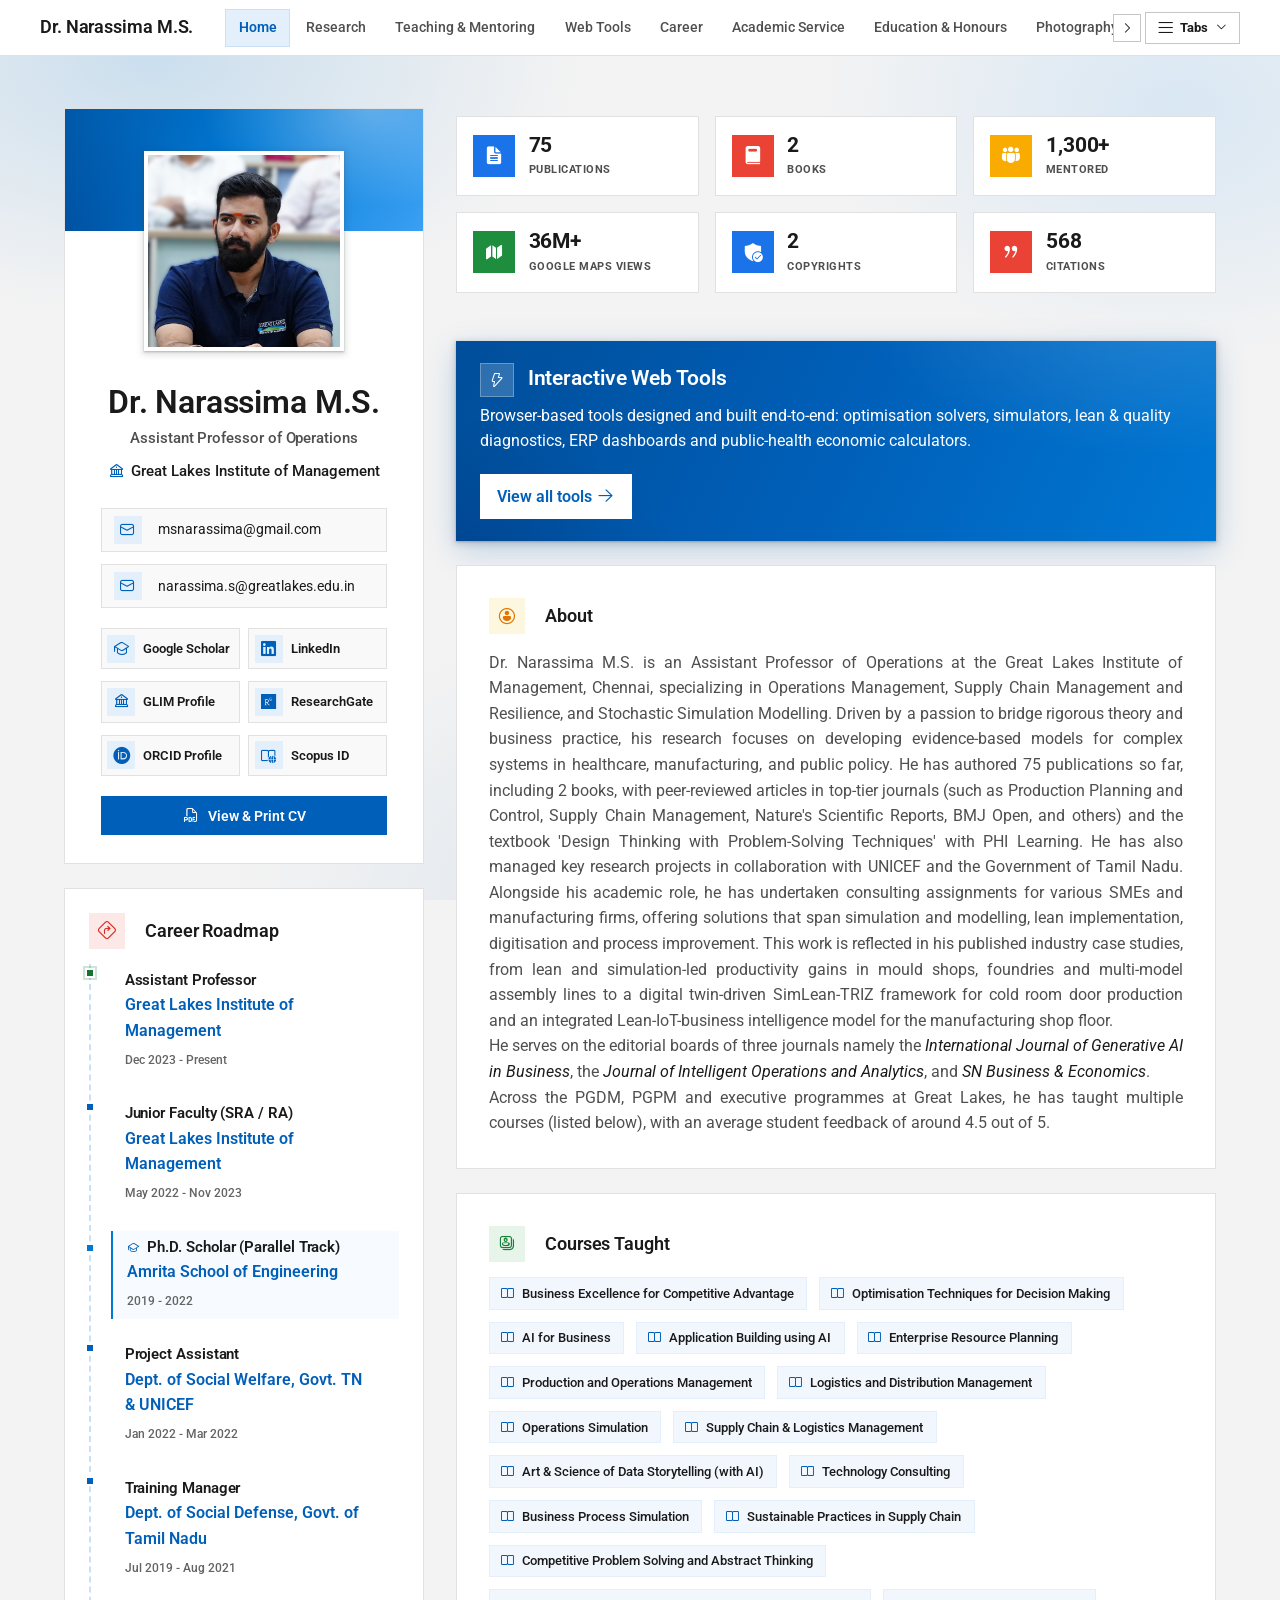
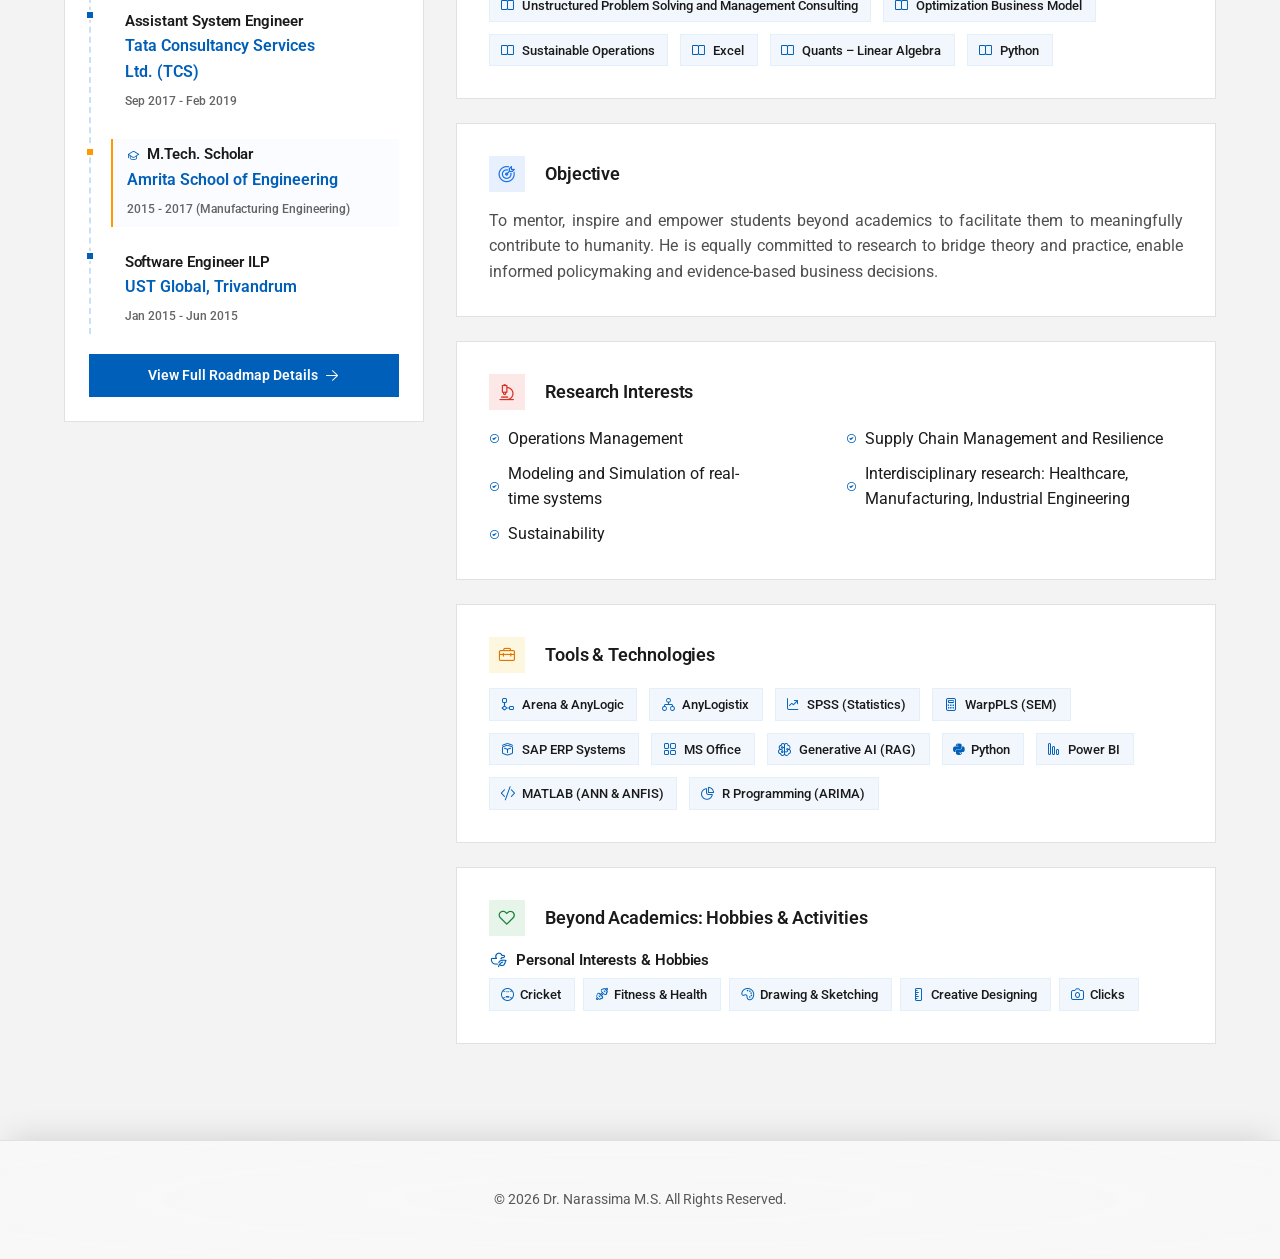
<file: index.html>
<!DOCTYPE html>
<html lang="en">
<head>
    <meta charset="UTF-8">
    <meta name="viewport" content="width=device-width, initial-scale=1.0">
    <title>Dr. Narassima M.S. | Assistant Professor of Operations | Great Lakes Institute of Management</title>
    <meta name="description" content="Official academic website and profile of Dr. Narassima M.S. (Professor Narassima), Assistant Professor of Operations &amp; Decision Sciences at Great Lakes Institute of Management. Browse research, publications, interactive web tools and teaching portfolios.">
    <meta name="keywords" content="Narassima great lakes, Narassima MS, Professor Narassima, Narassima operations, Dr. Narassima M.S., Great Lakes Institute of Management, Assistant Professor, Operations Management, Decision Sciences, Academic Website, Professional Profile, Research, Publications, Simulations, Interactive Web Tools">
    <meta name="author" content="Dr. Narassima M.S.">
    <meta name="robots" content="index, follow">
    <link rel="canonical" href="https://narassima.github.io/Profile/">
    
    <!-- Open Graph / Facebook -->
    <meta property="og:type" content="website">
    <meta property="og:url" content="https://narassima.github.io/Profile/">
    <meta property="og:title" content="Dr. Narassima M.S. | Assistant Professor of Operations | Great Lakes Institute of Management">
    <meta property="og:description" content="Official academic website and profile of Dr. Narassima M.S. (Professor Narassima), Assistant Professor of Operations &amp; Decision Sciences at Great Lakes Institute of Management. Browse research, publications, interactive web tools and teaching portfolios.">
    <meta property="og:image" content="https://narassima.github.io/Profile/assets/img/profile.jpg">
    <meta property="og:image:width" content="680">
    <meta property="og:image:height" content="680">
    <meta property="og:image:alt" content="Portrait of Dr. Narassima M.S.">
    <meta property="og:site_name" content="Dr. Narassima M.S. Profile">

    <!-- Twitter / X (reads name=, not property=; "summary" suits the square 680 x 680 portrait) -->
    <meta name="twitter:card" content="summary">
    <meta name="twitter:url" content="https://narassima.github.io/Profile/">
    <meta name="twitter:title" content="Dr. Narassima M.S. | Assistant Professor of Operations | Great Lakes Institute of Management">
    <meta name="twitter:description" content="Official academic profile of Dr. Narassima M.S. (Professor Narassima), Assistant Professor of Operations &amp; Decision Sciences at Great Lakes Institute of Management. Browse research, publications, interactive web tools and teaching portfolios.">
    <meta name="twitter:image" content="https://narassima.github.io/Profile/assets/img/profile.jpg">
    <meta name="twitter:image:alt" content="Portrait of Dr. Narassima M.S.">

    <!-- Google Fonts - Premium Typography -->
    <link rel="preconnect" href="https://fonts.googleapis.com">
    <link rel="preconnect" href="https://fonts.gstatic.com" crossorigin>
    <link href="https://fonts.googleapis.com/css2?family=Roboto:ital,wght@0,300;0,400;0,500;0,700;1,400&family=Roboto+Slab:wght@300;400;500;700&display=swap" rel="stylesheet">
    <!-- FontAwesome for icons -->
    <link rel="stylesheet" href="https://cdnjs.cloudflare.com/ajax/libs/font-awesome/6.4.0/css/all.min.css">
    <!-- Custom CSS -->
    <link rel="stylesheet" href="css/style.css?v=4.0.0">
    <!-- Redesign layer (loaded last; remove this line to revert) -->
    <link rel="stylesheet" href="css/redesign.css?v=2.4.5">
    <!-- Fluent layer: Windows 11 / Microsoft Fluent 2 look (remove this line, or the theme-fluent body class, to revert) -->
    <link rel="stylesheet" href="css/fluent.css?v=1.6.2">
    <link rel="stylesheet" href="css/fluent-icons.css?v=1.0.0">
    <meta name="theme-color" content="#0078D4">

    <!-- JSON-LD Structured Data for Google Search -->
    <script type="application/ld+json">
    {
      "@context": "https://schema.org",
      "@graph": [
        {
          "@type": "Person",
          "@id": "https://narassima.github.io/Profile/#person",
          "name": "Dr. Narassima M.S.",
          "givenName": "Narassima",
          "familyName": "M.S.",
          "alternateName": [
            "Narassima MS",
            "Professor Narassima",
            "Prof. Narassima",
            "Narassima Operations",
            "Dr. Narassima",
            "Narassima Great Lakes"
          ],
          "honorificPrefix": "Dr.",
          "jobTitle": "Assistant Professor of Operations & Decision Sciences",
          "worksFor": {
            "@type": "EducationalOrganization",
            "name": "Great Lakes Institute of Management",
            "sameAs": "https://www.greatlakes.edu.in/"
          },
          "url": "https://narassima.github.io/Profile/",
          "sameAs": [
            "https://www.linkedin.com/in/narassima/",
            "https://scholar.google.com/citations?user=RDFCAzYAAAAJ&hl=en",
            "https://www.greatlakes.edu.in/chennai/faculty/narassima-m-s",
            "https://www.researchgate.net/profile/Narassima-M-S",
            "https://orcid.org/0000-0002-4113-430X",
            "https://www.scopus.com/authid/detail.uri?authorId=57193504360",
            "https://github.com/narassima"
          ],
          "knowsAbout": [
            "Operations Management",
            "Decision Sciences",
            "Supply Chain Management",
            "System Dynamics",
            "Business Analytics",
            "Operations Research",
            "Simulation Modelling",
            "Healthcare Operations",
            "Health Economics"
          ],
          "description": "Assistant Professor of Operations & Decision Sciences at Great Lakes Institute of Management specializing in Operations Management, Decision Sciences, and Analytics."
        },
        {
          "@type": "WebSite",
          "@id": "https://narassima.github.io/Profile/#website",
          "url": "https://narassima.github.io/Profile/",
          "name": "Dr. Narassima M.S. | Academic Website & Profile",
          "description": "Official academic website and professional profile of Dr. Narassima M.S., Assistant Professor of Operations at Great Lakes Institute of Management.",
          "publisher": {
            "@id": "https://narassima.github.io/Profile/#person"
          }
        },
        {
          "@type": "ProfilePage",
          "@id": "https://narassima.github.io/Profile/#webpage",
          "url": "https://narassima.github.io/Profile/",
          "name": "Dr. Narassima M.S. Profile",
          "isPartOf": {
            "@id": "https://narassima.github.io/Profile/#website"
          },
          "mainEntity": {
            "@id": "https://narassima.github.io/Profile/#person"
          }
        }
      ]
    }
    </script>
</head>
<body class="theme-editorial theme-fluent">
    <!-- Academic/Operations Background Decorations -->
    <div class="academic-bg-decorations" aria-hidden="true">
        <!-- LEFT COLUMN ICONS -->
        <!-- Pen -->
        <div class="decor-item icon-decor" style="top: 6%; left: 1.5%; transform: rotate(-15deg); font-size: 2.2rem; color: #0050ef;">
            <i class="fas fa-pen-fancy"></i>
        </div>
        <!-- Factory/Operations -->
        <div class="decor-item icon-decor" style="top: 14%; left: 3%; transform: rotate(20deg); font-size: 2.4rem; color: #0050ef;">
            <i class="fas fa-industry"></i>
        </div>
        <!-- Graduation Cap -->
        <div class="decor-item icon-decor" style="top: 22%; left: 1%; transform: rotate(-5deg); font-size: 2.6rem; color: #0050ef;">
            <i class="fas fa-graduation-cap"></i>
        </div>
        <!-- Decision network -->
        <div class="decor-item icon-decor" style="top: 30%; left: 2.5%; transform: rotate(30deg); font-size: 2.5rem; color: #0050ef;">
            <i class="fas fa-share-nodes"></i>
        </div>
        <!-- Lightbulb -->
        <div class="decor-item icon-decor" style="top: 38%; left: 1.5%; transform: rotate(-25deg); font-size: 2.2rem; color: #0050ef;">
            <i class="fas fa-lightbulb"></i>
        </div>
        <!-- Pencil -->
        <div class="decor-item icon-decor" style="top: 46%; left: 3%; transform: rotate(15deg); font-size: 2.3rem; color: #0050ef;">
            <i class="fas fa-pencil"></i>
        </div>
        <!-- University Building -->
        <div class="decor-item icon-decor" style="top: 54%; left: 2%; transform: rotate(-10deg); font-size: 2.4rem; color: #0050ef;">
            <i class="fas fa-building"></i>
        </div>

        <!-- RIGHT COLUMN ICONS -->
        <!-- Truck/Logistics -->
        <div class="decor-item icon-decor" style="top: 8%; right: 2%; transform: rotate(10deg); font-size: 2.5rem; color: #0050ef;">
            <i class="fas fa-truck"></i>
        </div>
        <!-- Research/Book -->
        <div class="decor-item icon-decor" style="top: 16%; right: 1%; transform: rotate(-10deg); font-size: 2.4rem; color: #0050ef;">
            <i class="fas fa-book-open"></i>
        </div>
        <!-- Chart/Analytics -->
        <div class="decor-item icon-decor" style="top: 24%; right: 2.5%; transform: rotate(15deg); font-size: 2.3rem; color: #0050ef;">
            <i class="fas fa-chart-line"></i>
        </div>
        <!-- Gears/Operations -->
        <div class="decor-item icon-decor" style="top: 32%; right: 1.5%; transform: rotate(-20deg); font-size: 2.5rem; color: #0050ef;">
            <i class="fas fa-cogs"></i>
        </div>
        <!-- Envelope/Mail -->
        <div class="decor-item icon-decor" style="top: 40%; right: 3%; transform: rotate(5deg); font-size: 2.2rem; color: #0050ef;">
            <i class="fas fa-envelope"></i>
        </div>
        <!-- Wrench/Tools -->
        <div class="decor-item icon-decor" style="top: 48%; right: 2%; transform: rotate(25deg); font-size: 2.4rem; color: #0050ef;">
            <i class="fas fa-wrench"></i>
        </div>
        <!-- Academic Award -->
        <div class="decor-item icon-decor" style="top: 56%; right: 1.5%; transform: rotate(-15deg); font-size: 2.3rem; color: #0050ef;">
            <i class="fas fa-award"></i>
        </div>
    </div>
    <!-- Navbar -->
    <header class="navbar">
        <div class="nav-container">
            <a href="#home" class="nav-logo">Dr. Narassima M.S.</a>
            
            <div class="nav-scroll-container">
                <button class="nav-scroll-btn scroll-left" id="nav-scroll-left" aria-label="Scroll left">
                    <i class="fas fa-chevron-left"></i>
                </button>
                <nav class="nav-links" id="nav-links-scrollable">
                    <a href="#home" class="nav-link active" data-target="home">Home</a>
                    <a href="#publications" class="nav-link" data-target="publications">Research</a>
                    <a href="#teaching" class="nav-link" data-target="teaching">Teaching &amp; Mentoring</a>
                    <a href="#materials" class="nav-link" data-target="materials">Web Tools</a>
                    <a href="#experience" class="nav-link" data-target="experience">Career</a>
                    <a href="#service" class="nav-link" data-target="service">Academic Service</a>
                    <a href="#education" class="nav-link" data-target="education">Education &amp; Honours</a>
                    <a href="#gallery" class="nav-link" data-target="gallery">Photography</a>
                </nav>
                <button class="nav-scroll-btn scroll-right" id="nav-scroll-right" aria-label="Scroll right">
                    <i class="fas fa-chevron-right"></i>
                </button>
            </div>

            <div class="nav-right-actions" style="position: relative;">
                <div class="nav-dropdown-wrapper" style="position: relative; display: inline-block;">
                    <button class="mobile-menu-btn" id="tabs-dropdown-toggle" aria-label="Toggle all tabs" style="display: flex; align-items: center; justify-content: center; background: none; border: 1px solid rgba(15, 23, 42, 0.08); padding: 0.4rem 0.6rem; color: var(--text-primary); cursor: pointer; font-size: 0.92rem; font-weight: 600; gap: 0.35rem; height: 32px; border-radius: 0;">
                        <i class="fas fa-bars"></i> <span class="btn-text" style="font-size: 0.82rem; font-weight: 700; font-family: var(--font-main);">Tabs</span> <i class="fas fa-chevron-down" style="font-size: 0.7rem;"></i>
                    </button>
                    <div class="nav-dropdown-menu" id="nav-dropdown-menu" style="display: none; position: absolute; right: 0; top: calc(100% + 5px); background: var(--surface-color); border: 2px solid var(--border-color); box-shadow: var(--shadow-md); z-index: 1000; min-width: 200px; padding: 0.5rem 0; border-radius: 0;">
                        <a href="#home" class="dropdown-link active" data-target="home" style="display: block; padding: 0.6rem 1.2rem; text-decoration: none; color: var(--text-primary); font-size: 0.82rem; font-weight: 600; transition: var(--transition); border-left: 3px solid transparent; font-family: var(--font-main);">Home</a>
                        <a href="#publications" class="dropdown-link" data-target="publications" style="display: block; padding: 0.6rem 1.2rem; text-decoration: none; color: var(--text-primary); font-size: 0.82rem; font-weight: 600; transition: var(--transition); border-left: 3px solid transparent; font-family: var(--font-main);">Research</a>
                        <a href="#teaching" class="dropdown-link" data-target="teaching" style="display: block; padding: 0.6rem 1.2rem; text-decoration: none; color: var(--text-primary); font-size: 0.82rem; font-weight: 600; transition: var(--transition); border-left: 3px solid transparent; font-family: var(--font-main);">Teaching &amp; Mentoring</a>
                        <a href="#materials" class="dropdown-link" data-target="materials" style="display: block; padding: 0.6rem 1.2rem; text-decoration: none; color: var(--text-primary); font-size: 0.82rem; font-weight: 600; transition: var(--transition); border-left: 3px solid transparent; font-family: var(--font-main);">Web Tools</a>
                        <a href="#experience" class="dropdown-link" data-target="experience" style="display: block; padding: 0.6rem 1.2rem; text-decoration: none; color: var(--text-primary); font-size: 0.82rem; font-weight: 600; transition: var(--transition); border-left: 3px solid transparent; font-family: var(--font-main);">Career</a>
                        <a href="#service" class="dropdown-link" data-target="service" style="display: block; padding: 0.6rem 1.2rem; text-decoration: none; color: var(--text-primary); font-size: 0.82rem; font-weight: 600; transition: var(--transition); border-left: 3px solid transparent; font-family: var(--font-main);">Academic Service</a>
                        <a href="#education" class="dropdown-link" data-target="education" style="display: block; padding: 0.6rem 1.2rem; text-decoration: none; color: var(--text-primary); font-size: 0.82rem; font-weight: 600; transition: var(--transition); border-left: 3px solid transparent; font-family: var(--font-main);">Education &amp; Honours</a>
                        <a href="#gallery" class="dropdown-link" data-target="gallery" style="display: block; padding: 0.6rem 1.2rem; text-decoration: none; color: var(--text-primary); font-size: 0.82rem; font-weight: 600; transition: var(--transition); border-left: 3px solid transparent; font-family: var(--font-main);">Photography</a>
                    </div>
                </div>
            </div>
        </div>
    </header>

    <main class="main-content">
    
        <!-- Home Section -->
        <section id="home" class="page-section active-section">
            <div class="hero-container">
                <div class="hero-sidebar" style="display: flex; flex-direction: column; gap: 1.5rem;">
                    <div class="hero-profile glass-card" style="height: fit-content;">
                        <div class="hero-image-wrapper" style="margin-top: 1.5rem; z-index: 2; position: relative; border-width: 4px;">
                            <img src="assets/img/profile.jpg?v=3" alt="Dr. Narassima M.S., Assistant Professor of Operations at Great Lakes Institute of Management" class="profile-img">
                        </div>
                        <div class="hero-text">
                            <h1 class="hero-name" style="margin-top: 0.5rem;">Dr. Narassima M.S.</h1>
                            <h2 class="hero-title">Assistant Professor of Operations</h2>
                            <p class="hero-institution"><i class="fas fa-university"></i> Great Lakes Institute of Management</p>
                            <div class="hero-contact" style="display: flex; flex-direction: column; gap: 0.75rem; width: 100%;">
                                <span class="contact-item" data-copy="msnarassima@gmail.com" role="button" tabindex="0" title="Click to copy" style="cursor: pointer; display: inline-flex; align-items: center; gap: 0.5rem; width: 100%;"><i class="fas fa-envelope" style="color: #ea4335;"></i> msnarassima@gmail.com</span>
                                <span class="contact-item" data-copy="narassima.s@greatlakes.edu.in" role="button" tabindex="0" title="Click to copy" style="cursor: pointer; display: inline-flex; align-items: center; gap: 0.5rem; width: 100%;"><i class="fas fa-envelope" style="color: #ea4335;"></i> narassima.s@greatlakes.edu.in</span>
                                
                                <div class="profile-ids-grid" style="display: grid; grid-template-columns: repeat(2, 1fr); gap: 0.75rem 0.5rem; width: 100%; margin-top: 0.5rem;">
                                    <a href="https://scholar.google.com/citations?user=RDFCAzYAAAAJ&hl=en" target="_blank" style="display: inline-flex; align-items: center; gap: 0.5rem; font-size: 0.85rem;"><i class="fas fa-graduation-cap" style="color: #4285F4;"></i> Google Scholar</a>
                                    <a href="https://www.linkedin.com/in/narassima/" target="_blank" style="display: inline-flex; align-items: center; gap: 0.5rem; font-size: 0.85rem;"><i class="fab fa-linkedin" style="color: #0077b5;"></i> LinkedIn</a>
                                    <a href="https://www.greatlakes.edu.in/chennai/faculty/narassima-m-s" target="_blank" style="display: inline-flex; align-items: center; gap: 0.5rem; font-size: 0.85rem;"><i class="fas fa-university" style="color: #004b87;"></i> GLIM Profile</a>
                                    <a href="https://www.researchgate.net/profile/Narassima-M-S" target="_blank" style="display: inline-flex; align-items: center; gap: 0.5rem; font-size: 0.85rem;"><i class="fab fa-researchgate" style="color: #00ccbb;"></i> ResearchGate</a>
                                    <a href="https://orcid.org/0000-0002-4113-430X" target="_blank" style="display: inline-flex; align-items: center; gap: 0.5rem; font-size: 0.85rem;"><i class="fab fa-orcid" style="color: #A6CE39;"></i> ORCID Profile</a>
                                    <a href="https://www.scopus.com/authid/detail.uri?authorId=57193504360" target="_blank" style="display: inline-flex; align-items: center; gap: 0.5rem; font-size: 0.85rem;"><i class="fas fa-book-reader" style="color: #FF7F00;"></i> Scopus ID</a>
                                </div>
                                <button id="view-cv-btn" class="btn-primary-cv"><i class="fas fa-file-pdf"></i> View & Print CV</button>
                            </div>
                        </div>
                    </div>

                    <!-- Career Roadmap -->
                    <div class="glass-card detail-card slide-up" style="animation-delay: 0.15s; padding: 1.5rem;">
                        <div class="card-header" style="margin-bottom: 1.25rem;">
                            <i class="fas fa-route" style="color: var(--primary-color);"></i>
                            <h3 style="font-size: 1.15rem; font-weight: 700;">Career Roadmap</h3>
                        </div>
                        
                        <div class="mini-timeline" style="position: relative; padding-left: 1.5rem; border-left: 2px dashed rgba(26, 115, 232, 0.25); display: flex; flex-direction: column; gap: 1.25rem; margin-bottom: 1.25rem;">
                            
                            <!-- Step 1 -->
                            <div class="mini-timeline-item" style="position: relative;">
                                <div style="position: absolute; left: -1.9rem; top: 0.25rem; width: 10px; height: 10px; border-radius: 50%; background: #137333; border: 2px solid var(--surface-color); box-shadow: 0 0 0 2px rgba(19, 115, 51, 0.2);"></div>
                                <h4 style="font-size: 0.95rem; font-weight: 700; color: var(--text-primary); margin: 0 0 0.15rem;">Assistant Professor</h4>
                                <p style="font-size: 0.85rem; color: var(--primary-color); font-weight: 600; margin: 0 0 0.15rem;">Great Lakes Institute of Management</p>
                                <span style="font-size: 0.75rem; color: var(--text-secondary); font-weight: 500;">Dec 2023 - Present</span>
                            </div>

                            <!-- Step 2 -->
                            <div class="mini-timeline-item" style="position: relative;">
                                <div style="position: absolute; left: -1.9rem; top: 0.25rem; width: 10px; height: 10px; border-radius: 50%; background: var(--primary-color); border: 2px solid var(--surface-color);"></div>
                                <h4 style="font-size: 0.95rem; font-weight: 700; color: var(--text-primary); margin: 0 0 0.15rem;">Junior Faculty (SRA / RA)</h4>
                                <p style="font-size: 0.85rem; color: var(--primary-color); font-weight: 600; margin: 0 0 0.15rem;">Great Lakes Institute of Management</p>
                                <span style="font-size: 0.75rem; color: var(--text-secondary); font-weight: 500;">May 2022 - Nov 2023</span>
                            </div>

                            <!-- Step 3 (Parallel PhD Track) -->
                            <div class="mini-timeline-item" style="position: relative; background: rgba(26, 115, 232, 0.03); border-radius: 8px; padding: 0.5rem 0.5rem 0.5rem 0; margin-left: -0.25rem; border-left: 2px solid #0078D4;">
                                <div style="position: absolute; left: -1.75rem; top: 0.75rem; width: 10px; height: 10px; border-radius: 50%; background: #0078D4; border: 2px solid var(--surface-color);"></div>
                                <h4 style="font-size: 0.95rem; font-weight: 700; color: var(--text-primary); margin: 0 0 0.15rem; padding-left: 0.25rem;"><i class="fas fa-graduation-cap" style="color: #0078D4; font-size: 0.8rem; margin-right: 0.25rem;"></i> Ph.D. Scholar (Parallel Track)</h4>
                                <p style="font-size: 0.85rem; color: var(--primary-color); font-weight: 600; margin: 0 0 0.15rem; padding-left: 0.25rem;">Amrita School of Engineering</p>
                                <span style="font-size: 0.75rem; color: var(--text-secondary); font-weight: 500; padding-left: 0.25rem;">2019 - 2022</span>
                            </div>

                            <!-- Step 4 -->
                            <div class="mini-timeline-item" style="position: relative;">
                                <div style="position: absolute; left: -1.9rem; top: 0.25rem; width: 10px; height: 10px; border-radius: 50%; background: var(--primary-color); border: 2px solid var(--surface-color);"></div>
                                <h4 style="font-size: 0.95rem; font-weight: 700; color: var(--text-primary); margin: 0 0 0.15rem;">Project Assistant</h4>
                                <p style="font-size: 0.85rem; color: var(--primary-color); font-weight: 600; margin: 0 0 0.15rem;">Dept. of Social Welfare, Govt. TN & UNICEF</p>
                                <span style="font-size: 0.75rem; color: var(--text-secondary); font-weight: 500;">Jan 2022 - Mar 2022</span>
                            </div>

                            <!-- Step 5 -->
                            <div class="mini-timeline-item" style="position: relative;">
                                <div style="position: absolute; left: -1.9rem; top: 0.25rem; width: 10px; height: 10px; border-radius: 50%; background: var(--primary-color); border: 2px solid var(--surface-color);"></div>
                                <h4 style="font-size: 0.95rem; font-weight: 700; color: var(--text-primary); margin: 0 0 0.15rem;">Training Manager</h4>
                                <p style="font-size: 0.85rem; color: var(--primary-color); font-weight: 600; margin: 0 0 0.15rem;">Dept. of Social Defense, Govt. of Tamil Nadu</p>
                                <span style="font-size: 0.75rem; color: var(--text-secondary); font-weight: 500;">Jul 2019 - Aug 2021</span>
                            </div>

                            <!-- Step 6 -->
                            <div class="mini-timeline-item" style="position: relative;">
                                <div style="position: absolute; left: -1.9rem; top: 0.25rem; width: 10px; height: 10px; border-radius: 50%; background: var(--primary-color); border: 2px solid var(--surface-color);"></div>
                                <h4 style="font-size: 0.95rem; font-weight: 700; color: var(--text-primary); margin: 0 0 0.15rem;">Assistant System Engineer</h4>
                                <p style="font-size: 0.85rem; color: var(--primary-color); font-weight: 600; margin: 0 0 0.15rem;">Tata Consultancy Services Ltd. (TCS)</p>
                                <span style="font-size: 0.75rem; color: var(--text-secondary); font-weight: 500;">Sep 2017 - Feb 2019</span>
                            </div>

                            <!-- Step 7 (M.Tech. Scholar) -->
                            <div class="mini-timeline-item" style="position: relative; background: rgba(26, 115, 232, 0.02); border-radius: 8px; padding: 0.25rem 0.25rem 0.25rem 0; margin-left: -0.25rem; border-left: 2px solid #ff9900;">
                                <div style="position: absolute; left: -1.75rem; top: 0.5rem; width: 10px; height: 10px; border-radius: 50%; background: #ff9900; border: 2px solid var(--surface-color);"></div>
                                <h4 style="font-size: 0.95rem; font-weight: 700; color: var(--text-primary); margin: 0 0 0.15rem; padding-left: 0.25rem;"><i class="fas fa-graduation-cap" style="color: #ff9900; font-size: 0.8rem; margin-right: 0.25rem;"></i> M.Tech. Scholar</h4>
                                <p style="font-size: 0.85rem; color: var(--primary-color); font-weight: 600; margin: 0 0 0.15rem; padding-left: 0.25rem;">Amrita School of Engineering</p>
                                <span style="font-size: 0.75rem; color: var(--text-secondary); font-weight: 500; padding-left: 0.25rem;">2015 - 2017 (Manufacturing Engineering)</span>
                            </div>

                            <!-- Step 8 -->
                            <div class="mini-timeline-item" style="position: relative;">
                                <div style="position: absolute; left: -1.9rem; top: 0.25rem; width: 10px; height: 10px; border-radius: 50%; background: var(--primary-color); border: 2px solid var(--surface-color);"></div>
                                <h4 style="font-size: 0.95rem; font-weight: 700; color: var(--text-primary); margin: 0 0 0.15rem;">Software Engineer ILP</h4>
                                <p style="font-size: 0.85rem; color: var(--primary-color); font-weight: 600; margin: 0 0 0.15rem;">UST Global, Trivandrum</p>
                                <span style="font-size: 0.75rem; color: var(--text-secondary); font-weight: 500;">Jan 2015 - Jun 2015</span>
                            </div>

                        </div>
                        
                        <a href="#experience" onclick="document.querySelector('[data-target=\'experience\']').click();" class="rd-btn-primary" style="display: flex; align-items: center; justify-content: center; width: 100%; padding: 0.6rem; font-size: 0.85rem; font-weight: 600; text-decoration: none;">
                            View Full Roadmap Details <i class="fas fa-arrow-right" style="margin-left: 0.35rem;"></i>
                        </a>
                    </div>
                </div>

                <div class="hero-details">
                    <!-- Resized Academic Impact Dashboard -->
                    <div style="display: grid; grid-template-columns: repeat(auto-fit, minmax(180px, 1fr)); gap: 1rem; width: 100%; margin-top: 0.5rem; margin-bottom: 1.5rem;">
                        <!-- Card 1 -->
                        <div class="glass-card stat-card">
                            <div class="stat-icon-badge" style="background: rgba(26, 115, 232, 0.1); color: #1a73e8;">
                                <i class="fas fa-file-invoice"></i>
                            </div>
                            <div>
                                <h4 class="stat-number" data-target="75" style="font-size: 1.3rem; font-weight: 800; color: var(--text-primary); margin: 0; line-height: 1.2;">75</h4>
                                <p style="font-size: 0.7rem; color: var(--text-secondary); font-weight: 700; margin: 0.15rem 0 0; text-transform: uppercase; letter-spacing: 0.5px;">Publications</p>
                            </div>
                        </div>

                        <!-- Card 2 -->
                        <div class="glass-card stat-card">
                            <div class="stat-icon-badge" style="background: rgba(249, 171, 0, 0.1); color: #f9ab00;">
                                <i class="fas fa-book"></i>
                            </div>
                            <div>
                                <h4 class="stat-number" data-target="2" style="font-size: 1.3rem; font-weight: 800; color: var(--text-primary); margin: 0; line-height: 1.2;">2</h4>
                                <p style="font-size: 0.7rem; color: var(--text-secondary); font-weight: 700; margin: 0.15rem 0 0; text-transform: uppercase; letter-spacing: 0.5px;">Books</p>
                            </div>
                        </div>

                        <!-- Card 3 -->
                        <div class="glass-card stat-card">
                            <div class="stat-icon-badge" style="background: rgba(19, 115, 51, 0.1); color: #137333;">
                                <i class="fas fa-users"></i>
                            </div>
                            <div>
                                <h4 class="stat-number" data-target="1300" data-suffix="+" style="font-size: 1.3rem; font-weight: 800; color: var(--text-primary); margin: 0; line-height: 1.2;">1,300+</h4>
                                <p style="font-size: 0.7rem; color: var(--text-secondary); font-weight: 700; margin: 0.15rem 0 0; text-transform: uppercase; letter-spacing: 0.5px;">Mentored</p>
                            </div>
                        </div>

                        <!-- Card 4 -->
                        <div class="glass-card stat-card">
                            <div class="stat-icon-badge" style="background: rgba(234, 67, 53, 0.1); color: #ea4335;">
                                <i class="fas fa-map-marked-alt"></i>
                            </div>
                            <div>
                                <h4 class="stat-number" data-target="36" data-suffix="M+" style="font-size: 1.3rem; font-weight: 800; color: var(--text-primary); margin: 0; line-height: 1.2;">36M+</h4>
                                <p style="font-size: 0.7rem; color: var(--text-secondary); font-weight: 700; margin: 0.15rem 0 0; text-transform: uppercase; letter-spacing: 0.5px;">Google Maps Views</p>
                            </div>
                        </div>

                        <!-- Card 5 -->
                        <div class="glass-card stat-card">
                            <div class="stat-icon-badge" style="background: rgba(139, 92, 246, 0.1); color: #8b5cf6;">
                                <i class="fas fa-copyright"></i>
                            </div>
                            <div>
                                <h4 class="stat-number" data-target="2" style="font-size: 1.3rem; font-weight: 800; color: var(--text-primary); margin: 0; line-height: 1.2;">2</h4>
                                <p style="font-size: 0.7rem; color: var(--text-secondary); font-weight: 700; margin: 0.15rem 0 0; text-transform: uppercase; letter-spacing: 0.5px;">Copyrights</p>
                            </div>
                        </div>

                        <!-- Card 6 -->
                        <div class="glass-card stat-card">
                            <div class="stat-icon-badge" style="background: rgba(16, 185, 129, 0.1); color: #10b981;">
                                <i class="fas fa-quote-right"></i>
                            </div>
                            <div>
                                <h4 id="scholar-citations" class="stat-number" data-target="568" style="font-size: 1.3rem; font-weight: 800; color: var(--text-primary); margin: 0; line-height: 1.2;">568</h4>
                                <p style="font-size: 0.7rem; color: var(--text-secondary); font-weight: 700; margin: 0.15rem 0 0; text-transform: uppercase; letter-spacing: 0.5px;">Citations</p>
                            </div>
                        </div>
                    </div>

                    <!-- Interactive Tools & Simulations -->
                    <div class="home-sim-band">
                        <div class="home-sim-band-head">
                            <div>
                                <h2><i class="fas fa-bolt"></i> Interactive Web Tools</h2>
                                <p>Browser-based tools designed and built end-to-end: optimisation solvers, simulators, lean &amp; quality diagnostics, ERP dashboards and public-health economic calculators.</p>
                            </div>
                            <a href="#materials" class="rd-btn-primary" onclick="document.querySelector('[data-target=\'materials\']').click(); return false;">View all tools <i class="fas fa-arrow-right"></i></a>
                        </div>
                    </div>

                    <div class="glass-card detail-card">
                        <div class="card-header">
                            <i class="fas fa-user-circle"></i>
                            <h3>About</h3>
                        </div>
                        <p>Dr. Narassima M.S. is an Assistant Professor of Operations at the Great Lakes Institute of Management, Chennai, specializing in Operations Management, Supply Chain Management and Resilience, and Stochastic Simulation Modelling. Driven by a passion to bridge rigorous theory and business practice, his research focuses on developing evidence-based models for complex systems in healthcare, manufacturing, and public policy. He has authored 75 publications so far, including 2 books, with peer-reviewed articles in top-tier journals (such as Production Planning and Control, Supply Chain Management, Nature's Scientific Reports, BMJ Open, and others) and the textbook 'Design Thinking with Problem-Solving Techniques' with PHI Learning. He has also managed key research projects in collaboration with UNICEF and the Government of Tamil Nadu. Alongside his academic role, he has undertaken consulting assignments for various SMEs and manufacturing firms, offering solutions that span simulation and modelling, lean implementation, digitisation and process improvement. This work is reflected in his published industry case studies, from lean and simulation-led productivity gains in mould shops, foundries and multi-model assembly lines to a digital twin-driven SimLean-TRIZ framework for cold room door production and an integrated Lean-IoT-business intelligence model for the manufacturing shop floor.</p>
                        <p>He serves on the editorial boards of three journals namely the <em>International Journal of Generative AI in Business</em>, the <em>Journal of Intelligent Operations and Analytics</em>, and <em>SN Business &amp; Economics</em>.</p>
                        <p>Across the PGDM, PGPM and executive programmes at Great Lakes, he has taught multiple courses (listed below), with an average student feedback of around 4.5 out of 5.</p>
                    </div>

                    <div class="glass-card detail-card slide-up" style="animation-delay: 0.05s;">
                        <div class="card-header">
                            <i class="fas fa-chalkboard-teacher"></i>
                            <h3>Courses Taught</h3>
                        </div>
                        <div style="display: flex; flex-wrap: wrap; gap: 0.75rem; margin-top: 0.5rem;">
                            <span style="background: rgba(26, 115, 232, 0.08); color: var(--primary-color); padding: 0.35rem 0.75rem; border-radius: 15px; font-size: 0.85rem; font-weight: 600;"><i class="fas fa-book-open" style="margin-right: 0.25rem;"></i> Business Excellence for Competitive Advantage</span>
                            <span style="background: rgba(26, 115, 232, 0.08); color: var(--primary-color); padding: 0.35rem 0.75rem; border-radius: 15px; font-size: 0.85rem; font-weight: 600;"><i class="fas fa-book-open" style="margin-right: 0.25rem;"></i> Optimisation Techniques for Decision Making</span>
                            <span style="background: rgba(26, 115, 232, 0.08); color: var(--primary-color); padding: 0.35rem 0.75rem; border-radius: 15px; font-size: 0.85rem; font-weight: 600;"><i class="fas fa-book-open" style="margin-right: 0.25rem;"></i> AI for Business</span>
                            <span style="background: rgba(26, 115, 232, 0.08); color: var(--primary-color); padding: 0.35rem 0.75rem; border-radius: 15px; font-size: 0.85rem; font-weight: 600;"><i class="fas fa-book-open" style="margin-right: 0.25rem;"></i> Application Building using AI</span>
                            <span style="background: rgba(26, 115, 232, 0.08); color: var(--primary-color); padding: 0.35rem 0.75rem; border-radius: 15px; font-size: 0.85rem; font-weight: 600;"><i class="fas fa-book-open" style="margin-right: 0.25rem;"></i> Enterprise Resource Planning</span>
                            <span style="background: rgba(26, 115, 232, 0.08); color: var(--primary-color); padding: 0.35rem 0.75rem; border-radius: 15px; font-size: 0.85rem; font-weight: 600;"><i class="fas fa-book-open" style="margin-right: 0.25rem;"></i> Production and Operations Management</span>
                            <span style="background: rgba(26, 115, 232, 0.08); color: var(--primary-color); padding: 0.35rem 0.75rem; border-radius: 15px; font-size: 0.85rem; font-weight: 600;"><i class="fas fa-book-open" style="margin-right: 0.25rem;"></i> Logistics and Distribution Management</span>
                            <span style="background: rgba(26, 115, 232, 0.08); color: var(--primary-color); padding: 0.35rem 0.75rem; border-radius: 15px; font-size: 0.85rem; font-weight: 600;"><i class="fas fa-book-open" style="margin-right: 0.25rem;"></i> Operations Simulation</span>
                            <span style="background: rgba(26, 115, 232, 0.08); color: var(--primary-color); padding: 0.35rem 0.75rem; border-radius: 15px; font-size: 0.85rem; font-weight: 600;"><i class="fas fa-book-open" style="margin-right: 0.25rem;"></i> Supply Chain &amp; Logistics Management</span>
                            <span style="background: rgba(26, 115, 232, 0.08); color: var(--primary-color); padding: 0.35rem 0.75rem; border-radius: 15px; font-size: 0.85rem; font-weight: 600;"><i class="fas fa-book-open" style="margin-right: 0.25rem;"></i> Art &amp; Science of Data Storytelling (with AI)</span>
                            <span style="background: rgba(26, 115, 232, 0.08); color: var(--primary-color); padding: 0.35rem 0.75rem; border-radius: 15px; font-size: 0.85rem; font-weight: 600;"><i class="fas fa-book-open" style="margin-right: 0.25rem;"></i> Technology Consulting</span>
                            <span style="background: rgba(26, 115, 232, 0.08); color: var(--primary-color); padding: 0.35rem 0.75rem; border-radius: 15px; font-size: 0.85rem; font-weight: 600;"><i class="fas fa-book-open" style="margin-right: 0.25rem;"></i> Business Process Simulation</span>
                            <span style="background: rgba(26, 115, 232, 0.08); color: var(--primary-color); padding: 0.35rem 0.75rem; border-radius: 15px; font-size: 0.85rem; font-weight: 600;"><i class="fas fa-book-open" style="margin-right: 0.25rem;"></i> Sustainable Practices in Supply Chain</span>
                            <span style="background: rgba(26, 115, 232, 0.08); color: var(--primary-color); padding: 0.35rem 0.75rem; border-radius: 15px; font-size: 0.85rem; font-weight: 600;"><i class="fas fa-book-open" style="margin-right: 0.25rem;"></i> Competitive Problem Solving and Abstract Thinking</span>
                            <span style="background: rgba(26, 115, 232, 0.08); color: var(--primary-color); padding: 0.35rem 0.75rem; border-radius: 15px; font-size: 0.85rem; font-weight: 600;"><i class="fas fa-book-open" style="margin-right: 0.25rem;"></i> Unstructured Problem Solving and Management Consulting</span>
                            <span style="background: rgba(26, 115, 232, 0.08); color: var(--primary-color); padding: 0.35rem 0.75rem; border-radius: 15px; font-size: 0.85rem; font-weight: 600;"><i class="fas fa-book-open" style="margin-right: 0.25rem;"></i> Optimization Business Model</span>
                            <span style="background: rgba(26, 115, 232, 0.08); color: var(--primary-color); padding: 0.35rem 0.75rem; border-radius: 15px; font-size: 0.85rem; font-weight: 600;"><i class="fas fa-book-open" style="margin-right: 0.25rem;"></i> Sustainable Operations</span>
                            <span style="background: rgba(26, 115, 232, 0.08); color: var(--primary-color); padding: 0.35rem 0.75rem; border-radius: 15px; font-size: 0.85rem; font-weight: 600;"><i class="fas fa-book-open" style="margin-right: 0.25rem;"></i> Excel</span>
                            <span style="background: rgba(26, 115, 232, 0.08); color: var(--primary-color); padding: 0.35rem 0.75rem; border-radius: 15px; font-size: 0.85rem; font-weight: 600;"><i class="fas fa-book-open" style="margin-right: 0.25rem;"></i> Quants &ndash; Linear Algebra</span>
                            <span style="background: rgba(26, 115, 232, 0.08); color: var(--primary-color); padding: 0.35rem 0.75rem; border-radius: 15px; font-size: 0.85rem; font-weight: 600;"><i class="fas fa-book-open" style="margin-right: 0.25rem;"></i> Python</span>
                        </div>
                    </div>

                    <div class="glass-card detail-card">
                        <div class="card-header">
                            <i class="fas fa-bullseye"></i>
                            <h3>Objective</h3>
                        </div>
                        <p>To mentor, inspire and empower students beyond academics to facilitate them to meaningfully contribute to humanity. He is equally committed to research to bridge theory and practice, enable informed policymaking and evidence-based business decisions.</p>
                    </div>

                    <div class="glass-card detail-card slide-up" style="animation-delay: 0.1s;">
                        <div class="card-header">
                            <i class="fas fa-microscope"></i>
                            <h3>Research Interests</h3>
                        </div>
                        <ul class="interest-list">
                            <li><i class="fas fa-check-circle"></i> Operations Management</li>
                            <li><i class="fas fa-check-circle"></i> Supply Chain Management and Resilience</li>
                            <li><i class="fas fa-check-circle"></i> Modeling and Simulation of real-time systems</li>
                            <li><i class="fas fa-check-circle"></i> Interdisciplinary research: Healthcare, Manufacturing, Industrial Engineering</li>
                            <li><i class="fas fa-check-circle"></i> Sustainability</li>
                        </ul>
                    </div>

                    <div class="glass-card detail-card slide-up" style="animation-delay: 0.2s;">
                        <div class="card-header">
                            <i class="fas fa-tools"></i>
                            <h3>Tools & Technologies</h3>
                        </div>
                        <div style="display: flex; flex-wrap: wrap; gap: 0.75rem; margin-top: 0.5rem;">
                            <span style="background: rgba(26, 115, 232, 0.08); color: var(--primary-color); padding: 0.35rem 0.75rem; border-radius: 15px; font-size: 0.85rem; font-weight: 600;"><i class="fas fa-project-diagram" style="margin-right: 0.25rem;"></i> Arena & AnyLogic</span>
                            <span style="background: rgba(26, 115, 232, 0.08); color: var(--primary-color); padding: 0.35rem 0.75rem; border-radius: 15px; font-size: 0.85rem; font-weight: 600;"><i class="fas fa-network-wired" style="margin-right: 0.25rem;"></i> AnyLogistix</span>
                            <span style="background: rgba(26, 115, 232, 0.08); color: var(--primary-color); padding: 0.35rem 0.75rem; border-radius: 15px; font-size: 0.85rem; font-weight: 600;"><i class="fas fa-chart-line" style="margin-right: 0.25rem;"></i> SPSS (Statistics)</span>
                            <span style="background: rgba(26, 115, 232, 0.08); color: var(--primary-color); padding: 0.35rem 0.75rem; border-radius: 15px; font-size: 0.85rem; font-weight: 600;"><i class="fas fa-calculator" style="margin-right: 0.25rem;"></i> WarpPLS (SEM)</span>
                            <span style="background: rgba(26, 115, 232, 0.08); color: var(--primary-color); padding: 0.35rem 0.75rem; border-radius: 15px; font-size: 0.85rem; font-weight: 600;"><i class="fas fa-cubes" style="margin-right: 0.25rem;"></i> SAP ERP Systems</span>
                            <span style="background: rgba(26, 115, 232, 0.08); color: var(--primary-color); padding: 0.35rem 0.75rem; border-radius: 15px; font-size: 0.85rem; font-weight: 600;"><i class="fas fa-th-large" style="margin-right: 0.25rem;"></i> MS Office</span>
                            <span style="background: rgba(26, 115, 232, 0.08); color: var(--primary-color); padding: 0.35rem 0.75rem; border-radius: 15px; font-size: 0.85rem; font-weight: 600;"><i class="fas fa-brain" style="margin-right: 0.25rem;"></i> Generative AI (RAG)</span>
                            <span style="background: rgba(26, 115, 232, 0.08); color: var(--primary-color); padding: 0.35rem 0.75rem; border-radius: 15px; font-size: 0.85rem; font-weight: 600;"><i class="fab fa-python" style="margin-right: 0.25rem;"></i> Python</span>
                            <span style="background: rgba(26, 115, 232, 0.08); color: var(--primary-color); padding: 0.35rem 0.75rem; border-radius: 15px; font-size: 0.85rem; font-weight: 600;"><i class="fas fa-chart-bar" style="margin-right: 0.25rem;"></i> Power BI</span>
                            <span style="background: rgba(26, 115, 232, 0.08); color: var(--primary-color); padding: 0.35rem 0.75rem; border-radius: 15px; font-size: 0.85rem; font-weight: 600;"><i class="fas fa-code" style="margin-right: 0.25rem;"></i> MATLAB (ANN & ANFIS)</span>
                            <span style="background: rgba(26, 115, 232, 0.08); color: var(--primary-color); padding: 0.35rem 0.75rem; border-radius: 15px; font-size: 0.85rem; font-weight: 600;"><i class="fas fa-chart-pie" style="margin-right: 0.25rem;"></i> R Programming (ARIMA)</span>
                        </div>
                    </div>

                    <div class="glass-card detail-card slide-up" style="animation-delay: 0.25s;">
                        <div class="card-header">
                            <i class="fas fa-heart"></i>
                            <h3>Beyond Academics: Hobbies & Activities</h3>
                        </div>
                        <div style="display: grid; grid-template-columns: repeat(auto-fit, minmax(280px, 1fr)); gap: 1.5rem; margin-top: 0.5rem;">
                            <div>
                                <h4 style="font-size: 0.95rem; font-weight: 700; color: var(--text-primary); margin-bottom: 0.25rem;"><i class="fas fa-icons" style="color: var(--primary-color); margin-right: 0.35rem;"></i> Personal Interests & Hobbies</h4>
                                <div style="display: flex; flex-wrap: wrap; gap: 0.5rem; margin-top: 0.5rem;">
                                    <span style="display: inline-flex; align-items: center; gap: 0.35rem; background: rgba(234, 67, 53, 0.08); color: #ea4335; padding: 0.25rem 0.6rem; border-radius: 12px; font-size: 0.8rem; font-weight: 600;"><i class="fas fa-baseball-bat-ball"></i> Cricket</span>
                                    <span style="display: inline-flex; align-items: center; gap: 0.35rem; background: rgba(19, 115, 51, 0.08); color: #137333; padding: 0.25rem 0.6rem; border-radius: 12px; font-size: 0.8rem; font-weight: 600;"><i class="fas fa-dumbbell"></i> Fitness & Health</span>
                                    <span style="display: inline-flex; align-items: center; gap: 0.35rem; background: rgba(249, 171, 0, 0.08); color: #b06000; padding: 0.25rem 0.6rem; border-radius: 12px; font-size: 0.8rem; font-weight: 600;"><i class="fas fa-palette"></i> Drawing & Sketching</span>
                                    <span style="display: inline-flex; align-items: center; gap: 0.35rem; background: rgba(26, 115, 232, 0.08); color: var(--primary-color); padding: 0.25rem 0.6rem; border-radius: 12px; font-size: 0.8rem; font-weight: 600;"><i class="fas fa-pencil-ruler"></i> Creative Designing</span>
                                    <span style="display: inline-flex; align-items: center; gap: 0.35rem; background: rgba(139, 92, 246, 0.08); color: #8b5cf6; padding: 0.25rem 0.6rem; border-radius: 12px; font-size: 0.8rem; font-weight: 600;"><i class="fas fa-camera"></i> Clicks</span>
                                </div>
                            </div>
                        </div>
                    </div>

                </div>
            </div>

        </section>

        <!-- Publications Section -->
        <section id="publications" class="page-section">
            <div class="section-header">
                <h2>Research</h2>
                <div class="section-underline"></div>
            </div>

            <!-- Research tool: journal finder -->
            <a href="https://narassima.github.io/JournalFinder/" target="_blank" class="glass-card sim-card sim-feature-card" id="research-tool-journalfinder" style="text-decoration: none; color: inherit; padding: 1.5rem 1.5rem; display: flex; flex-wrap: wrap; align-items: center; gap: 1.25rem 1.5rem; border-radius: var(--radius-lg); max-width: 1000px; margin: 0 auto 2.5rem;">
                <div class="sim-icon-badge"><i class="fas fa-book-open-reader"></i></div>
                <div style="flex: 1 1 320px; min-width: 0;">
                    <h3 style="font-size: 1.15rem; font-weight: 700; color: #0f172a; margin: 0 0 0.5rem;">Journal Finder &mdash; Find the Right Journal for Your Manuscript</h3>
                    <p style="font-size: 0.88rem; color: #334155; line-height: 1.55; margin: 0 0 0.75rem; text-align: justify;">Paste a title and abstract and compare it against the scope of over 30,000 Scopus-indexed journals. Rank matches by scope fit or prestige, filter by ABDC rating, SJR quartile, subject area and open-access or APC status, and export a starred shortlist.</p>
                    <div class="sim-tags"><span>30,000+ journals</span><span>ABDC &amp; SJR filters</span><span>Scope-fit ranking</span><span>CSV shortlist</span></div>
                </div>
                <span class="sim-action-btn">Open Journal Finder <i class="fas fa-arrow-right"></i></span>
            </a>

            <div style="max-width: 600px; margin: 0 auto 2.5rem; display: flex; align-items: center; position: relative; gap: 0.5rem; z-index: 2;">
                <i class="fas fa-search" style="position: absolute; left: 1.25rem; color: var(--text-secondary); font-size: 1.1rem; pointer-events: none;"></i>
                <input type="text" id="pub-search" placeholder="Search publications by title, co-author, or keywords..." style="width: 100%; padding: 0.85rem 1.5rem 0.85rem 3rem; border-radius: 30px; border: 1px solid var(--border-color); background: var(--glass-bg); backdrop-filter: blur(10px); -webkit-backdrop-filter: blur(10px); color: var(--text-primary); font-family: var(--font-main); font-size: 1rem; outline: none; box-shadow: var(--shadow-sm); transition: var(--transition);">
                <button id="pub-search-clear" style="position: absolute; right: 1.25rem; background: none; border: none; color: var(--text-secondary); font-size: 1.1rem; cursor: pointer; display: none; transition: var(--transition);"><i class="fas fa-times"></i></button>
            </div>
            
            <!-- Interactive Analytics & Research Metrics Grid -->
            <div class="publications-analytics-grid" style="display: grid; grid-template-columns: 2fr 1fr; gap: 1.5rem; margin-bottom: 2rem;">
                <!-- Timeline Chart Card -->
                <div class="glass-card" style="padding: 1.5rem; display: flex; flex-direction: column;">
                    <div style="display: flex; justify-content: space-between; align-items: center; margin-bottom: 1rem;">
                        <h3 style="font-size: 1.1rem; font-weight: 700; margin: 0; display: inline-flex; align-items: center; gap: 0.5rem; color: var(--text-primary);"><i class="fas fa-chart-bar" style="color: var(--primary-color);"></i> Publication Timeline</h3>
                        <button id="reset-timeline-filter" style="display: none; background: rgba(26, 115, 232, 0.1); border: none; color: var(--primary-color); padding: 0.25rem 0.75rem; border-radius: 12px; font-size: 0.75rem; font-weight: 600; cursor: pointer; transition: var(--transition);">Clear Filter</button>
                    </div>
                    <div id="publication-chart-container" style="flex: 1; min-height: 120px; display: flex; align-items: flex-end; justify-content: space-between; padding-top: 1rem;">
                        <!-- Rendered dynamically by JS -->
                    </div>
                </div>
                <!-- Research Impact Metrics Card -->
                <div class="glass-card" style="padding: 1.5rem; display: flex; flex-direction: column; justify-content: space-between;">
                    <h3 style="font-size: 1.1rem; font-weight: 700; margin: 0 0 1rem 0; display: inline-flex; align-items: center; gap: 0.5rem; color: var(--text-primary);"><i class="fas fa-graduation-cap" style="color: var(--primary-color);"></i> Research Impact</h3>
                    <div style="display: grid; grid-template-columns: repeat(3, 1fr); gap: 0.5rem; text-align: center;">
                        <div style="background: rgba(26,115,232,0.06); padding: 0.75rem 0.25rem; border-radius: 12px; border: 1px solid rgba(26,115,232,0.1);">
                            <div id="scholar-citations-impact" style="font-size: 1.5rem; font-weight: 700; color: var(--primary-color);">568</div>
                            <div style="font-size: 0.7rem; color: var(--text-secondary); text-transform: uppercase; letter-spacing: 0.5px; margin-top: 0.25rem;">Citations</div>
                        </div>
                        <div style="background: rgba(52,168,83,0.06); padding: 0.75rem 0.25rem; border-radius: 12px; border: 1px solid rgba(52,168,83,0.1);">
                            <div id="scholar-hindex-impact" style="font-size: 1.5rem; font-weight: 700; color: #34A853;">14</div>
                            <div style="font-size: 0.7rem; color: var(--text-secondary); text-transform: uppercase; letter-spacing: 0.5px; margin-top: 0.25rem;">h-index</div>
                        </div>
                        <div style="background: rgba(234,67,53,0.06); padding: 0.75rem 0.25rem; border-radius: 12px; border: 1px solid rgba(234,67,53,0.1);">
                            <div id="scholar-i10index-impact" style="font-size: 1.5rem; font-weight: 700; color: #EA4335;">18</div>
                            <div style="font-size: 0.7rem; color: var(--text-secondary); text-transform: uppercase; letter-spacing: 0.5px; margin-top: 0.25rem;">i10-index</div>
                        </div>
                    </div>
                    <div style="text-align: center; margin-top: 1rem;">
                        <a href="https://scholar.google.com/citations?user=RDFCAzYAAAAJ&hl=en" target="_blank" style="font-size: 0.8rem; font-weight: 600; color: var(--primary-color); text-decoration: none; display: inline-flex; align-items: center; gap: 0.25rem;">Google Scholar Profile <i class="fas fa-external-link-alt" style="font-size: 0.7rem;"></i></a>
                        <div id="scholar-updated" style="font-size: 0.7rem; color: var(--text-secondary); margin-top: 0.35rem;">Updated 18 Nov 2026</div>
                    </div>
                </div>
            </div>
            
            <!-- Article-level recognitions -->
            <div class="glass-card content-card" style="margin-bottom: 2rem;">
                <div class="card-header">
                    <i class="fas fa-medal"></i>
                    <h3>Research Recognitions</h3>
                </div>
                <div id="impact-recognitions" style="display: grid; grid-template-columns: repeat(auto-fit, minmax(320px, 1fr)); gap: 1rem;">
                    <!-- Populated by JS -->
                </div>
            </div>

            <div class="glass-card content-card">
                <div class="tabs">
                    <button class="tab-btn active" data-tab="journals">Journals</button>
                    <button class="tab-btn" data-tab="conferences">Conferences</button>
                    <button class="tab-btn" data-tab="books">Books</button>
                    <button class="tab-btn" data-tab="bookChapters">Book Chapters</button>
                    <button class="tab-btn" data-tab="copyrights">Software Copyrights</button>
                </div>
                
                <div class="tab-content active" id="tab-journals">
                    <div class="publication-list" id="journal-list">
                        <!-- Populated by JS -->
                    </div>
                    <div class="pagination" id="journal-pagination">
                        <!-- Populated by JS -->
                    </div>
                </div>

                <div class="tab-content" id="tab-conferences">
                    <div class="publication-list" id="conference-list">
                        <!-- Populated by JS -->
                    </div>
                </div>

                <div class="tab-content" id="tab-books">
                    <div class="publication-list" id="book-list">
                        <!-- Populated by JS -->
                    </div>
                </div>

                <div class="tab-content" id="tab-bookChapters">
                    <div class="publication-list" id="bookChapters-list">
                        <!-- Populated by JS -->
                    </div>
                </div>

                <div class="tab-content" id="tab-copyrights">
                    <div class="publication-list" id="copyrights-list">
                        <!-- Populated by JS -->
                    </div>
                </div>
            </div>

            <!-- Global Research Collaborators Card -->
            <div class="glass-card" style="margin: 2.5rem auto 0; max-width: 1200px; padding: 2rem; border-radius: var(--radius-lg); box-shadow: var(--shadow-sm); z-index: 5; position: relative;">
                <div class="card-header" style="margin-bottom: 1.25rem; display: flex; justify-content: space-between; align-items: center; flex-wrap: wrap; gap: 0.5rem;">
                    <div style="display: flex; align-items: center; gap: 0.75rem;">
                        <i class="fas fa-handshake" style="color: var(--primary-color); font-size: 1.3rem;"></i>
                        <h3 style="font-size: 1.2rem; font-weight: 700; color: var(--text-primary);">Research Collaborations</h3>
                    </div>
                    <span style="font-size: 0.75rem; background: rgba(26, 115, 232, 0.08); color: var(--primary-color); padding: 0.25rem 0.6rem; border-radius: 12px; font-weight: 600;"><i class="fas fa-user-friends" style="margin-right: 0.25rem;"></i> Global Network</span>
                </div>
                


                <!-- Sub-tabs navigation -->
                <div class="collab-tabs">
                    <button class="collab-tab-btn active" id="btn-collab-names"><i class="fas fa-user-friends"></i> Notable Collaborators</button>
                    <button class="collab-tab-btn" id="btn-collab-institutions"><i class="fas fa-university"></i> Collaborating Institutions</button>
                </div>

                <!-- Sub-tab content 1: Collaborators -->
                <div id="collab-tab-names" class="collab-tab-content active">
                    <div class="collab-grid">
                        <div class="collab-chip hover-lift">
                            <i class="fas fa-user-circle"></i>
                            <span>Dr. Angappa Gunasekaran</span>
                            <div class="collab-tooltip">
                                <strong>Dr. Angappa Gunasekaran</strong>
                                <p>Professor of Supply Chain Management, Pennsylvania State University, Harrisburg, USA</p>
                                <span class="tooltip-badge">Area: Lean Manufacturing & BI</span>
                            </div>
                        </div>
                        <div class="collab-chip hover-lift">
                            <i class="fas fa-user-circle"></i>
                            <span>Dr. Erfan Babaee Tirkolaee</span>
                            <div class="collab-tooltip">
                                <strong>Dr. Erfan Babaee Tirkolaee</strong>
                                <p>Assistant Professor, Istinye University, Istanbul, Turkey</p>
                                <span class="tooltip-badge">Area: Green & Lean Manufacturing</span>
                            </div>
                        </div>
                        <div class="collab-chip hover-lift">
                            <i class="fas fa-user-circle"></i>
                            <span>Dr. Olivia McDermott</span>
                            <div class="collab-tooltip">
                                <strong>Dr. Olivia McDermott</strong>
                                <p>Lecturer & Researcher, University of Galway, Ireland</p>
                                <span class="tooltip-badge">Area: Quality & Medical Devices</span>
                            </div>
                        </div>
                        <div class="collab-chip hover-lift">
                            <i class="fas fa-user-circle"></i>
                            <span>Dr. S.P. Anbuudayasankar</span>
                            <div class="collab-tooltip">
                                <strong>Dr. S.P. Anbuudayasankar</strong>
                                <p>Professor, Dept. of Mechanical Engineering, Guru Ghasidas Vishwavidyalaya (Central University), Bilaspur, India</p>
                                <span class="tooltip-badge">Area: Operations & Supply Chain</span>
                            </div>
                        </div>
                        <div class="collab-chip hover-lift">
                            <i class="fas fa-user-circle"></i>
                            <span>Dr. Vidyadhar V. Gedam</span>
                            <div class="collab-tooltip">
                                <strong>Dr. Vidyadhar V. Gedam</strong>
                                <p>Assistant Professor, Indian Institute of Management (IIM) Mumbai, India</p>
                                <span class="tooltip-badge">Area: Closed-Loop Supply Chain</span>
                            </div>
                        </div>
                        <div class="collab-chip hover-lift">
                            <i class="fas fa-user-circle"></i>
                            <span>Dr. Denny John</span>
                            <div class="collab-tooltip">
                                <strong>Dr. Denny John</strong>
                                <p>Evidence Synthesis Specialist, ICMR, New Delhi, India</p>
                                <span class="tooltip-badge">Area: COVID-19 Burden & Health Systems</span>
                            </div>
                        </div>
                        <div class="collab-chip hover-lift">
                            <i class="fas fa-user-circle"></i>
                            <span>Dr. K. Ganesh</span>
                            <div class="collab-tooltip">
                                <strong>Dr. K. Ganesh</strong>
                                <p>Senior Knowledge Expert, McKinsey Knowledge Centre, Mumbai</p>
                                <span class="tooltip-badge">Area: GSCM & Logistics Systems</span>
                            </div>
                        </div>
                        <div class="collab-chip hover-lift">
                            <i class="fas fa-user-circle"></i>
                            <span>Dr. Vijay Yeldandi</span>
                            <div class="collab-tooltip">
                                <strong>Dr. Vijay Yeldandi</strong>
                                <p>Clinical Professor, University of Illinois at Chicago, USA</p>
                                <span class="tooltip-badge">Area: Infectious Disease & Modeling</span>
                            </div>
                        </div>
                        <div class="collab-chip hover-lift">
                            <i class="fas fa-user-circle"></i>
                            <span>Dr. K. Mathiyazhagan</span>
                            <div class="collab-tooltip">
                                <strong>Dr. K. Mathiyazhagan</strong>
                                <p>Professor & Chairperson - Research, Thiagarajar School of Management (TSM), Madurai, India</p>
                                <span class="tooltip-badge">Area: Supply Chain Resilience</span>
                            </div>
                        </div>
                        <div class="collab-chip hover-lift">
                            <i class="fas fa-user-circle"></i>
                            <span>Dr. Jaideep Menon</span>
                            <div class="collab-tooltip">
                                <strong>Dr. Jaideep Menon</strong>
                                <p>Professor of Cardiology, Amrita Institute of Medical Sciences, Kochi</p>
                                <span class="tooltip-badge">Area: Health Economics & ARIMA Models</span>
                            </div>
                        </div>
                        <div class="collab-chip hover-lift">
                            <i class="fas fa-user-circle"></i>
                            <span>Dr. Amitava Banerjee</span>
                            <div class="collab-tooltip">
                                <strong>Dr. Amitava Banerjee</strong>
                                <p>Professor of Clinical Data Science, University College London, UK</p>
                                <span class="tooltip-badge">Area: Digital Health & Epidemiological Models</span>
                            </div>
                        </div>
                        <div class="collab-chip hover-lift">
                            <i class="fas fa-user-circle"></i>
                            <span>Dr. Prashant R. Nair</span>
                            <div class="collab-tooltip">
                                <strong>Dr. Prashant R. Nair</strong>
                                <p>Associate Professor, Amrita Vishwa Vidyapeetham, Coimbatore</p>
                                <span class="tooltip-badge">Area: ICT Applications in SCM</span>
                            </div>
                        </div>
                        <div class="collab-chip hover-lift">
                            <i class="fas fa-user-circle"></i>
                            <span>Dr. G.R. Jammy</span>
                            <div class="collab-tooltip">
                                <strong>Dr. G.R. Jammy</strong>
                                <p>Public Health Expert, UNICEF Collaborative Hub, Hyderabad</p>
                                <span class="tooltip-badge">Area: Epidemic Agent-Based Models</span>
                            </div>
                        </div>
                        <div class="collab-chip hover-lift">
                            <i class="fas fa-user-circle"></i>
                            <span>Dr. Paramita Bhattacharya</span>
                            <div class="collab-tooltip">
                                <strong>Dr. Paramita Bhattacharya</strong>
                                <p>Health Economist, IIPH, Bangalore, India</p>
                                <span class="tooltip-badge">Area: COVID-19 DALY & VSL Modeling</span>
                            </div>
                        </div>
                        <div class="collab-chip hover-lift">
                            <i class="fas fa-user-circle"></i>
                            <span>Dr. Nirmalya Mukherjee</span>
                            <div class="collab-tooltip">
                                <strong>Dr. Nirmalya Mukherjee</strong>
                                <p>Director, Maitri Research, Kolkata, India</p>
                                <span class="tooltip-badge">Area: Non-Health GDP Calculator</span>
                            </div>
                        </div>
                        <div class="collab-chip hover-lift">
                            <i class="fas fa-user-circle"></i>
                            <span>Dr. Vandana Pai</span>
                            <div class="collab-tooltip">
                                <strong>Dr. Vandana Pai</strong>
                                <p>Assistant Professor, Amrita School of Business, Coimbatore</p>
                                <span class="tooltip-badge">Area: Closed-Loop SCM Heuristics</span>
                            </div>
                        </div>
                        <div class="collab-chip hover-lift">
                            <i class="fas fa-user-circle"></i>
                            <span>Dr. M. Thenarasu</span>
                            <div class="collab-tooltip">
                                <strong>Dr. M. Thenarasu</strong>
                                <p>Assistant Professor, Amrita School of Engineering, Coimbatore</p>
                                <span class="tooltip-badge">Area: Lean & Manufacturing Simulation</span>
                            </div>
                        </div>
                        <div class="collab-chip hover-lift">
                            <i class="fas fa-user-circle"></i>
                            <span>Dr. A. Sumesh</span>
                            <div class="collab-tooltip">
                                <strong>Dr. A. Sumesh</strong>
                                <p>Assistant Professor, Amrita School of Engineering, Coimbatore</p>
                                <span class="tooltip-badge">Area: Machine Learning in Shop Floor</span>
                            </div>
                        </div>
                        <div class="collab-chip hover-lift">
                            <i class="fas fa-user-circle"></i>
                            <span>Dr. T. Mohanavelu</span>
                            <div class="collab-tooltip">
                                <strong>Dr. T. Mohanavelu</strong>
                                <p>Researcher & Faculty, Amrita Vishwa Vidyapeetham</p>
                                <span class="tooltip-badge">Area: Assembly Line Heuristics & SimLean</span>
                            </div>
                        </div>
                        <div class="collab-chip hover-lift">
                            <i class="fas fa-user-circle"></i>
                            <span>Dr. K.V. Shriram</span>
                            <div class="collab-tooltip">
                                <strong>Dr. K.V. Shriram</strong>
                                <p>Principal Consultant, Huawei Technologies, India (Ex-Amrita School of Engineering)</p>
                                <span class="tooltip-badge">Area: Blockchain & Job Shop Scheduling</span>
                            </div>
                        </div>
                        <div class="collab-chip hover-lift">
                            <i class="fas fa-user-circle"></i>
                            <span>Dr. S.K. Vasudevan</span>
                            <div class="collab-tooltip">
                                <strong>Dr. S.K. Vasudevan</strong>
                                <p>Senior Manager - Industrial AI, Accenture, India (Ex-Intel & Amrita)</p>
                                <span class="tooltip-badge">Area: Wearable Tech & Retail DL Models</span>
                            </div>
                        </div>
                        <div class="collab-chip hover-lift">
                            <i class="fas fa-user-circle"></i>
                            <span>Dr. R. Vaira Vignesh</span>
                            <div class="collab-tooltip">
                                <strong>Dr. R. Vaira Vignesh</strong>
                                <p>Assistant Professor, Dept. of Mechanical Engineering, Amrita School of Engineering, Coimbatore, India</p>
                                <span class="tooltip-badge">Area: Friction Stir Processing & Metallurgy</span>
                            </div>
                        </div>
                        <div class="collab-chip hover-lift">
                            <i class="fas fa-user-circle"></i>
                            <span>Dr. M. Dwarakanath</span>
                            <div class="collab-tooltip">
                                <strong>Dr. M. Dwarakanath</strong>
                                <p>Environment & Waste Management Expert, Coimbatore</p>
                                <span class="tooltip-badge">Area: GHG Inventorisation & Mitigation</span>
                            </div>
                        </div>
                        <div class="collab-chip hover-lift">
                            <i class="fas fa-user-circle"></i>
                            <span>Dr. J. Petru</span>
                            <div class="collab-tooltip">
                                <strong>Dr. J. Petru</strong>
                                <p>Professor, VSB - Technical University of Ostrava, Czech Republic</p>
                                <span class="tooltip-badge">Area: Sustainable Machining & EN8 Steel</span>
                            </div>
                        </div>
                        <div class="collab-chip hover-lift">
                            <i class="fas fa-user-circle"></i>
                            <span>Dr. P. Rangasami</span>
                            <div class="collab-tooltip">
                                <strong>Dr. P. Rangasami</strong>
                                <p>Professor of Social Work, Amrita Vishwa Vidyapeetham</p>
                                <span class="tooltip-badge">Area: Social Reintegration & Child Welfare</span>
                            </div>
                        </div>
                        <div class="collab-chip hover-lift">
                            <i class="fas fa-user-circle"></i>
                            <span>Dr. Tzong-Ru Lee</span>
                            <div class="collab-tooltip">
                                <strong>Dr. Tzong-Ru Lee</strong>
                                <p>Professor of Marketing, National Chung Hsing University, Taichung, Taiwan</p>
                                <span class="tooltip-badge">Area: Supply Chain Resilience</span>
                            </div>
                        </div>
                        <div class="collab-chip hover-lift">
                            <i class="fas fa-user-circle"></i>
                            <span>Damien Lamy</span>
                            <div class="collab-tooltip">
                                <strong>Damien Lamy</strong>
                                <p>Mines Saint-Étienne, France</p>
                                <span class="tooltip-badge">Area: Lean & Simulation in Assembly Lines</span>
                            </div>
                        </div>
                        <div class="collab-chip hover-lift">
                            <i class="fas fa-user-circle"></i>
                            <span>Dr. Suchart Siengchin</span>
                            <div class="collab-tooltip">
                                <strong>Dr. Suchart Siengchin</strong>
                                <p>Professor, King Mongkut's University of Technology North Bangkok, Thailand</p>
                                <span class="tooltip-badge">Area: Tribology & Materials Testing</span>
                            </div>
                        </div>
                        <div class="collab-chip hover-lift">
                            <i class="fas fa-user-circle"></i>
                            <span>Dr. Indran Suyambulingam</span>
                            <div class="collab-tooltip">
                                <strong>Dr. Indran Suyambulingam</strong>
                                <p>Professor, Dept. of Mechanical Engineering, Alliance University, Bengaluru, India</p>
                                <span class="tooltip-badge">Area: Tribology & Materials Testing</span>
                            </div>
                        </div>
                        <div class="collab-chip hover-lift">
                            <i class="fas fa-user-circle"></i>
                            <span>Abd Baghad</span>
                            <div class="collab-tooltip">
                                <strong>Abd Baghad</strong>
                                <p>Icam - Site de Grand Paris Sud, France</p>
                                <span class="tooltip-badge">Area: Tribology & Materials Testing</span>
                            </div>
                        </div>
                        <div class="collab-chip hover-lift">
                            <i class="fas fa-user-circle"></i>
                            <span>Dr. Dinu Thomas Thekkuden</span>
                            <div class="collab-tooltip">
                                <strong>Dr. Dinu Thomas Thekkuden</strong>
                                <p>Abu Dhabi University, UAE</p>
                                <span class="tooltip-badge">Area: Weld Reliability & ML Monitoring</span>
                            </div>
                        </div>
                        <div class="collab-chip hover-lift">
                            <i class="fas fa-user-circle"></i>
                            <span>Dr. Tamer Khalaf</span>
                            <div class="collab-tooltip">
                                <strong>Dr. Tamer Khalaf</strong>
                                <p>Assistant Professor, Dept. of Industrial Engineering, College of Engineering, King Saud University, Saudi Arabia</p>
                                <span class="tooltip-badge">Area: Magnesium Alloys & Corrosion</span>
                            </div>
                        </div>
                        <div class="collab-chip hover-lift">
                            <i class="fas fa-user-circle"></i>
                            <span>José Carlos de Sá</span>
                            <div class="collab-tooltip">
                                <strong>José Carlos de Sá</strong>
                                <p>Engineering School of Porto (ISEP), Polytechnic of Porto, Portugal</p>
                                <span class="tooltip-badge">Area: Quality & Regulatory Compliance</span>
                            </div>
                        </div>
                        <div class="collab-chip hover-lift">
                            <i class="fas fa-user-circle"></i>
                            <span>Aidan P. Toner</span>
                            <div class="collab-tooltip">
                                <strong>Aidan P. Toner</strong>
                                <p>University of Galway (formerly NUI Galway), Ireland</p>
                                <span class="tooltip-badge">Area: Electronic Validation Systems</span>
                            </div>
                        </div>
                        <div class="collab-chip hover-lift">
                            <i class="fas fa-user-circle"></i>
                            <span>Monika Foster</span>
                            <div class="collab-tooltip">
                                <strong>Monika Foster</strong>
                                <p>Edinburgh Napier University, UK</p>
                                <span class="tooltip-badge">Area: Electronic Validation Systems</span>
                            </div>
                        </div>
                        <div class="collab-chip hover-lift">
                            <i class="fas fa-user-circle"></i>
                            <span>Anna Trubetskaya</span>
                            <div class="collab-tooltip">
                                <strong>Anna Trubetskaya</strong>
                                <p>Nord University, Norway</p>
                                <span class="tooltip-badge">Area: Lean Six Sigma in Medical Devices</span>
                            </div>
                        </div>
                        <div class="collab-chip hover-lift">
                            <i class="fas fa-user-circle"></i>
                            <span>Subramanian Pazhani</span>
                            <div class="collab-tooltip">
                                <strong>Subramanian Pazhani</strong>
                                <p>The Pennsylvania State University, University Park, USA</p>
                                <span class="tooltip-badge">Area: Green Supply Chain Management</span>
                            </div>
                        </div>
                        <div class="collab-chip hover-lift">
                            <i class="fas fa-user-circle"></i>
                            <span>Sini Raj Pulari</span>
                            <div class="collab-tooltip">
                                <strong>Sini Raj Pulari</strong>
                                <p>Government Bahrain Technical College, Bahrain</p>
                                <span class="tooltip-badge">Area: Deep Learning for Retail Sales</span>
                            </div>
                        </div>
                        <div class="collab-chip hover-lift">
                            <i class="fas fa-user-circle"></i>
                            <span>Rashmi Pant</span>
                            <div class="collab-tooltip">
                                <strong>Rashmi Pant</strong>
                                <p>Director of Data Science, SHARE INDIA, Hyderabad, India</p>
                                <span class="tooltip-badge">Area: COVID-19 Agent-Based Modelling</span>
                            </div>
                        </div>
                        <div class="collab-chip hover-lift">
                            <i class="fas fa-user-circle"></i>
                            <span>Lincoln P. Choudhury</span>
                            <div class="collab-tooltip">
                                <strong>Lincoln P. Choudhury</strong>
                                <p>Sree Chitra Tirunal Institute for Medical Sciences and Technology (SCTIMST), Thiruvananthapuram, India</p>
                                <span class="tooltip-badge">Area: COVID-19 Agent-Based Modelling</span>
                            </div>
                        </div>
                        <div class="collab-chip hover-lift">
                            <i class="fas fa-user-circle"></i>
                            <span>Geetha R. Menon</span>
                            <div class="collab-tooltip">
                                <strong>Geetha R. Menon</strong>
                                <p>Health Technology Assessment in India (HTAIn), Department of Health Research, New Delhi, India</p>
                                <span class="tooltip-badge">Area: Mathematical Models of COVID-19</span>
                            </div>
                        </div>
                        <div class="collab-chip hover-lift">
                            <i class="fas fa-user-circle"></i>
                            <span>Dr. Tushar Shaw</span>
                            <div class="collab-tooltip">
                                <strong>Dr. Tushar Shaw</strong>
                                <p>Assistant Professor, M.S. Ramaiah University of Applied Sciences, Bengaluru, India</p>
                                <span class="tooltip-badge">Area: Mathematical Models of COVID-19</span>
                            </div>
                        </div>
                        <div class="collab-chip hover-lift">
                            <i class="fas fa-user-circle"></i>
                            <span>Vivek Verma</span>
                            <div class="collab-tooltip">
                                <strong>Vivek Verma</strong>
                                <p>Department of Statistics, Assam University, Silchar, India</p>
                                <span class="tooltip-badge">Area: Cancer Burden & Forecasting</span>
                            </div>
                        </div>
                        <div class="collab-chip hover-lift">
                            <i class="fas fa-user-circle"></i>
                            <span>Dr. Keechilat Pavithran</span>
                            <div class="collab-tooltip">
                                <strong>Dr. Keechilat Pavithran</strong>
                                <p>Professor of Medical Oncology, Amrita Institute of Medical Sciences, Kochi, India</p>
                                <span class="tooltip-badge">Area: Cancer Burden & Mortality Projections</span>
                            </div>
                        </div>
                        <div class="collab-chip hover-lift">
                            <i class="fas fa-user-circle"></i>
                            <span>Manjeet Kharub</span>
                            <div class="collab-tooltip">
                                <strong>Manjeet Kharub</strong>
                                <p>Institute of Management Technology (IMT) Ghaziabad, Delhi NCR, India</p>
                                <span class="tooltip-badge">Area: Electronic Validation Systems</span>
                            </div>
                        </div>
                        <div class="collab-chip hover-lift">
                            <i class="fas fa-user-circle"></i>
                            <span>Dr. P. Raghuram</span>
                            <div class="collab-tooltip">
                                <strong>Dr. P. Raghuram</strong>
                                <p>Professor, Jansons School of Business, Coimbatore, India</p>
                                <span class="tooltip-badge">Area: Data-Driven Warehouse Design</span>
                            </div>
                        </div>
                        <div class="collab-chip hover-lift">
                            <i class="fas fa-user-circle"></i>
                            <span>Dr. P. Sathiya</span>
                            <div class="collab-tooltip">
                                <strong>Dr. P. Sathiya</strong>
                                <p>Professor, Dept. of Production Engineering, National Institute of Technology (NIT) Tiruchirappalli, India</p>
                                <span class="tooltip-badge">Area: Magnesium Alloys & Corrosion</span>
                            </div>
                        </div>
                        <div class="collab-chip hover-lift">
                            <i class="fas fa-user-circle"></i>
                            <span>Dr. R. Raghu</span>
                            <div class="collab-tooltip">
                                <strong>Dr. R. Raghu</strong>
                                <p>Assistant Professor of Mechanical Engineering, Sri Ramakrishna Engineering College, Coimbatore, India</p>
                                <span class="tooltip-badge">Area: Friction Stir Weld Reliability</span>
                            </div>
                        </div>
                        <div class="collab-chip hover-lift">
                            <i class="fas fa-user-circle"></i>
                            <span>Dr. K.T. Shabarinathan</span>
                            <div class="collab-tooltip">
                                <strong>Dr. K.T. Shabarinathan</strong>
                                <p>Assistant Professor, Mechanical Engineering, Adithya Institute of Technology, Coimbatore, India</p>
                                <span class="tooltip-badge">Area: Powder-Mixed EDM & VIKOR</span>
                            </div>
                        </div>
                        <div class="collab-chip hover-lift">
                            <i class="fas fa-user-circle"></i>
                            <span>T.S. Murugesh</span>
                            <div class="collab-tooltip">
                                <strong>T.S. Murugesh</strong>
                                <p>Government College of Engineering Srirangam, Tiruchirappalli, India (previously Annamalai University)</p>
                                <span class="tooltip-badge">Area: Deep Learning for Retail Sales</span>
                            </div>
                        </div>
                        <div class="collab-chip hover-lift">
                            <i class="fas fa-user-circle"></i>
                            <span>K. Rameshkumar</span>
                            <div class="collab-tooltip">
                                <strong>K. Rameshkumar</strong>
                                <p>Amrita School of Engineering, Amrita Vishwa Vidyapeetham, Coimbatore, India</p>
                                <span class="tooltip-badge">Area: Lean & Machining Condition Monitoring</span>
                            </div>
                        </div>
                        <div class="collab-chip hover-lift">
                            <i class="fas fa-user-circle"></i>
                            <span>Binoy B. Nair</span>
                            <div class="collab-tooltip">
                                <strong>Binoy B. Nair</strong>
                                <p>Amrita Vishwa Vidyapeetham, Coimbatore, India</p>
                                <span class="tooltip-badge">Area: Image-Based ML for Grinding</span>
                            </div>
                        </div>
                        <div class="collab-chip hover-lift">
                            <i class="fas fa-user-circle"></i>
                            <span>M. Govindaraju</span>
                            <div class="collab-tooltip">
                                <strong>M. Govindaraju</strong>
                                <p>Amrita Vishwa Vidyapeetham, Chennai & NFTDC, India</p>
                                <span class="tooltip-badge">Area: Tribology & Materials Testing</span>
                            </div>
                        </div>
                        <div class="collab-chip hover-lift">
                            <i class="fas fa-user-circle"></i>
                            <span>K. Vimalkumar</span>
                            <div class="collab-tooltip">
                                <strong>K. Vimalkumar</strong>
                                <p>Amrita School of Engineering, Amrita Vishwa Vidyapeetham, Coimbatore, India</p>
                                <span class="tooltip-badge">Area: Blockchain-Based Shipping</span>
                            </div>
                        </div>
                    </div>
                </div>

                <!-- Sub-tab content 2: Institutions -->
                <div id="collab-tab-institutions" class="collab-tab-content">
                    <div class="collab-grid">
                        <div class="collab-chip hover-lift">
                            <i class="fas fa-university"></i>
                            <span>Pennsylvania State University, USA</span>
                            <div class="collab-tooltip">
                                <strong>Pennsylvania State University</strong>
                                <p>Harrisburg & University Park, Pennsylvania, USA</p>
                                <span class="tooltip-badge">Key Co-authors: Dr. Angappa Gunasekaran, Subramanian Pazhani</span>
                            </div>
                        </div>
                        <div class="collab-chip hover-lift">
                            <i class="fas fa-university"></i>
                            <span>University of Galway, Ireland</span>
                            <div class="collab-tooltip">
                                <strong>University of Galway</strong>
                                <p>Galway, Ireland</p>
                                <span class="tooltip-badge">Key Co-authors: Dr. Olivia McDermott, Curran</span>
                            </div>
                        </div>
                        <div class="collab-chip hover-lift">
                            <i class="fas fa-university"></i>
                            <span>Istinye University, Turkey</span>
                            <div class="collab-tooltip">
                                <strong>Istinye University</strong>
                                <p>Istanbul, Turkey</p>
                                <span class="tooltip-badge">Key Co-author: Dr. Erfan Babaee Tirkolaee</span>
                            </div>
                        </div>
                        <div class="collab-chip hover-lift">
                            <i class="fas fa-university"></i>
                            <span>University College London, UK</span>
                            <div class="collab-tooltip">
                                <strong>University College London</strong>
                                <p>London, United Kingdom</p>
                                <span class="tooltip-badge">Key Co-author: Dr. Amitava Banerjee</span>
                            </div>
                        </div>
                        <div class="collab-chip hover-lift">
                            <i class="fas fa-university"></i>
                            <span>University of Illinois at Chicago, USA</span>
                            <div class="collab-tooltip">
                                <strong>University of Illinois at Chicago</strong>
                                <p>Chicago, Illinois, USA</p>
                                <span class="tooltip-badge">Key Co-author: Dr. Vijay Yeldandi</span>
                            </div>
                        </div>
                        <div class="collab-chip hover-lift">
                            <i class="fas fa-university"></i>
                            <span>VSB - Technical University of Ostrava</span>
                            <div class="collab-tooltip">
                                <strong>VSB - Technical University of Ostrava</strong>
                                <p>Ostrava, Czech Republic</p>
                                <span class="tooltip-badge">Key Co-author: Dr. J. Petru</span>
                            </div>
                        </div>
                        <div class="collab-chip hover-lift">
                            <i class="fas fa-university"></i>
                            <span>University of Mons, Belgium</span>
                            <div class="collab-tooltip">
                                <strong>University of Mons</strong>
                                <p>Mons, Belgium</p>
                                <span class="tooltip-badge">Key Co-author: Dr. D. Lamy</span>
                            </div>
                        </div>
                        <div class="collab-chip hover-lift">
                            <i class="fas fa-university"></i>
                            <span>Indian Council of Medical Research (ICMR)</span>
                            <div class="collab-tooltip">
                                <strong>ICMR, New Delhi</strong>
                                <p>New Delhi, India</p>
                                <span class="tooltip-badge">Key Co-authors: Dr. Denny John, Panchal</span>
                            </div>
                        </div>
                        <div class="collab-chip hover-lift">
                            <i class="fas fa-university"></i>
                            <span>IIT Jammu, India</span>
                            <div class="collab-tooltip">
                                <strong>Indian Institute of Technology Jammu</strong>
                                <p>Jammu & Kashmir, India</p>
                                <span class="tooltip-badge">Key Co-author: Dr. K. Mathiyazhagan</span>
                            </div>
                        </div>
                        <div class="collab-chip hover-lift">
                            <i class="fas fa-university"></i>
                            <span>IIM Mumbai (Ex-NITIE), India</span>
                            <div class="collab-tooltip">
                                <strong>Indian Institute of Management Mumbai</strong>
                                <p>Mumbai, Maharashtra, India</p>
                                <span class="tooltip-badge">Key Co-author: Dr. Vidyadhar V. Gedam</span>
                            </div>
                        </div>
                        <div class="collab-chip hover-lift">
                            <i class="fas fa-university"></i>
                            <span>Amrita Vishwa Vidyapeetham, India</span>
                            <div class="collab-tooltip">
                                <strong>Amrita Vishwa Vidyapeetham</strong>
                                <p>Coimbatore/Kochi, India</p>
                                <span class="tooltip-badge">Key Co-authors: Dr. Anbuudayasankar, Thenarasu</span>
                            </div>
                        </div>
                        <div class="collab-chip hover-lift">
                            <i class="fas fa-university"></i>
                            <span>Great Lakes Institute of Management</span>
                            <div class="collab-tooltip">
                                <strong>Great Lakes Institute of Management</strong>
                                <p>Chennai, Tamil Nadu, India</p>
                                <span class="tooltip-badge">Primary Affiliation: Dr. Narassima M.S.</span>
                            </div>
                        </div>
                        <div class="collab-chip hover-lift">
                            <i class="fas fa-university"></i>
                            <span>McKinsey Knowledge Centre, India</span>
                            <div class="collab-tooltip">
                                <strong>McKinsey Knowledge Centre</strong>
                                <p>Gurugram / Mumbai, India</p>
                                <span class="tooltip-badge">Key Co-author: Dr. K. Ganesh</span>
                            </div>
                        </div>
                        <div class="collab-chip hover-lift">
                            <i class="fas fa-university"></i>
                            <span>Indian Institute of Public Health (IIPH)</span>
                            <div class="collab-tooltip">
                                <strong>IIPH Bangalore</strong>
                                <p>Bengaluru, India</p>
                                <span class="tooltip-badge">Key Co-author: Dr. Paramita Bhattacharya</span>
                            </div>
                        </div>
                        <div class="collab-chip hover-lift">
                            <i class="fas fa-university"></i>
                            <span>UNICEF Collaborative Hub, India</span>
                            <div class="collab-tooltip">
                                <strong>UNICEF Collaborative Hub</strong>
                                <p>Hyderabad, India</p>
                                <span class="tooltip-badge">Key Co-author: Dr. G.R. Jammy</span>
                            </div>
                        </div>
                        <div class="collab-chip hover-lift">
                            <i class="fas fa-university"></i>
                            <span>National Chung Hsing University, Taiwan</span>
                            <div class="collab-tooltip">
                                <strong>National Chung Hsing University</strong>
                                <p>Taichung, Taiwan</p>
                                <span class="tooltip-badge">Key Co-author: Dr. Tzong-Ru Lee</span>
                            </div>
                        </div>
                        <div class="collab-chip hover-lift">
                            <i class="fas fa-university"></i>
                            <span>Mines Saint-Étienne, France</span>
                            <div class="collab-tooltip">
                                <strong>Mines Saint-Étienne</strong>
                                <p>Saint-Étienne, France</p>
                                <span class="tooltip-badge">Key Co-author: Damien Lamy</span>
                            </div>
                        </div>
                        <div class="collab-chip hover-lift">
                            <i class="fas fa-university"></i>
                            <span>King Mongkut's University of Technology North Bangkok, Thailand</span>
                            <div class="collab-tooltip">
                                <strong>King Mongkut's University of Technology North Bangkok</strong>
                                <p>Bangkok, Thailand</p>
                                <span class="tooltip-badge">Key Co-author: Dr. Suchart Siengchin</span>
                            </div>
                        </div>
                        <div class="collab-chip hover-lift">
                            <i class="fas fa-university"></i>
                            <span>Icam - Grand Paris Sud, France</span>
                            <div class="collab-tooltip">
                                <strong>Icam - Site de Grand Paris Sud</strong>
                                <p>Grand Paris Sud, France</p>
                                <span class="tooltip-badge">Key Co-author: Abd Baghad</span>
                            </div>
                        </div>
                        <div class="collab-chip hover-lift">
                            <i class="fas fa-university"></i>
                            <span>Abu Dhabi University, UAE</span>
                            <div class="collab-tooltip">
                                <strong>Abu Dhabi University</strong>
                                <p>Abu Dhabi, United Arab Emirates</p>
                                <span class="tooltip-badge">Key Co-author: Dr. Dinu Thomas Thekkuden</span>
                            </div>
                        </div>
                        <div class="collab-chip hover-lift">
                            <i class="fas fa-university"></i>
                            <span>King Saud University, Saudi Arabia</span>
                            <div class="collab-tooltip">
                                <strong>King Saud University</strong>
                                <p>Riyadh, Saudi Arabia</p>
                                <span class="tooltip-badge">Key Co-author: Dr. Tamer Khalaf</span>
                            </div>
                        </div>
                        <div class="collab-chip hover-lift">
                            <i class="fas fa-university"></i>
                            <span>Polytechnic of Porto (ISEP), Portugal</span>
                            <div class="collab-tooltip">
                                <strong>Engineering School of Porto (ISEP), Polytechnic of Porto</strong>
                                <p>Porto, Portugal</p>
                                <span class="tooltip-badge">Key Co-author: José Carlos de Sá</span>
                            </div>
                        </div>
                        <div class="collab-chip hover-lift">
                            <i class="fas fa-university"></i>
                            <span>Edinburgh Napier University, UK</span>
                            <div class="collab-tooltip">
                                <strong>Edinburgh Napier University</strong>
                                <p>Edinburgh, United Kingdom</p>
                                <span class="tooltip-badge">Key Co-author: Monika Foster</span>
                            </div>
                        </div>
                        <div class="collab-chip hover-lift">
                            <i class="fas fa-university"></i>
                            <span>Nord University, Norway</span>
                            <div class="collab-tooltip">
                                <strong>Nord University</strong>
                                <p>Norway</p>
                                <span class="tooltip-badge">Key Co-author: Anna Trubetskaya</span>
                            </div>
                        </div>
                        <div class="collab-chip hover-lift">
                            <i class="fas fa-university"></i>
                            <span>Government Bahrain Technical College, Bahrain</span>
                            <div class="collab-tooltip">
                                <strong>Government Bahrain Technical College</strong>
                                <p>Bahrain</p>
                                <span class="tooltip-badge">Key Co-author: Sini Raj Pulari</span>
                            </div>
                        </div>
                        <div class="collab-chip hover-lift">
                            <i class="fas fa-university"></i>
                            <span>SHARE INDIA, Hyderabad</span>
                            <div class="collab-tooltip">
                                <strong>SHARE INDIA</strong>
                                <p>Hyderabad, India</p>
                                <span class="tooltip-badge">Key Co-author: Rashmi Pant</span>
                            </div>
                        </div>
                        <div class="collab-chip hover-lift">
                            <i class="fas fa-university"></i>
                            <span>SCTIMST, Thiruvananthapuram</span>
                            <div class="collab-tooltip">
                                <strong>Sree Chitra Tirunal Institute for Medical Sciences and Technology</strong>
                                <p>Thiruvananthapuram, Kerala, India</p>
                                <span class="tooltip-badge">Key Co-author: Lincoln P. Choudhury</span>
                            </div>
                        </div>
                        <div class="collab-chip hover-lift">
                            <i class="fas fa-university"></i>
                            <span>Department of Health Research (HTAIn), India</span>
                            <div class="collab-tooltip">
                                <strong>Department of Health Research, Govt. of India</strong>
                                <p>New Delhi, India</p>
                                <span class="tooltip-badge">Key Co-author: Geetha R. Menon</span>
                            </div>
                        </div>
                        <div class="collab-chip hover-lift">
                            <i class="fas fa-university"></i>
                            <span>M.S. Ramaiah University of Applied Sciences, India</span>
                            <div class="collab-tooltip">
                                <strong>M.S. Ramaiah University of Applied Sciences</strong>
                                <p>Bengaluru, Karnataka, India</p>
                                <span class="tooltip-badge">Key Co-author: Dr. Tushar Shaw</span>
                            </div>
                        </div>
                        <div class="collab-chip hover-lift">
                            <i class="fas fa-university"></i>
                            <span>Assam University, India</span>
                            <div class="collab-tooltip">
                                <strong>Assam University</strong>
                                <p>Silchar, Assam, India</p>
                                <span class="tooltip-badge">Key Co-author: Vivek Verma</span>
                            </div>
                        </div>
                        <div class="collab-chip hover-lift">
                            <i class="fas fa-university"></i>
                            <span>IMT Ghaziabad, India</span>
                            <div class="collab-tooltip">
                                <strong>Institute of Management Technology Ghaziabad</strong>
                                <p>Delhi NCR, India</p>
                                <span class="tooltip-badge">Key Co-author: Manjeet Kharub</span>
                            </div>
                        </div>
                        <div class="collab-chip hover-lift">
                            <i class="fas fa-university"></i>
                            <span>NIT Tiruchirappalli, India</span>
                            <div class="collab-tooltip">
                                <strong>National Institute of Technology Tiruchirappalli</strong>
                                <p>Tiruchirappalli, Tamil Nadu, India</p>
                                <span class="tooltip-badge">Key Co-author: Dr. P. Sathiya</span>
                            </div>
                        </div>
                        <div class="collab-chip hover-lift">
                            <i class="fas fa-university"></i>
                            <span>Alliance University, India</span>
                            <div class="collab-tooltip">
                                <strong>Alliance University</strong>
                                <p>Bengaluru, Karnataka, India</p>
                                <span class="tooltip-badge">Key Co-author: Dr. Indran Suyambulingam</span>
                            </div>
                        </div>
                        <div class="collab-chip hover-lift">
                            <i class="fas fa-university"></i>
                            <span>Jansons School of Business, India</span>
                            <div class="collab-tooltip">
                                <strong>Jansons School of Business</strong>
                                <p>Coimbatore, Tamil Nadu, India</p>
                                <span class="tooltip-badge">Key Co-author: Dr. P. Raghuram</span>
                            </div>
                        </div>
                        <div class="collab-chip hover-lift">
                            <i class="fas fa-university"></i>
                            <span>Sri Ramakrishna Engineering College, India</span>
                            <div class="collab-tooltip">
                                <strong>Sri Ramakrishna Engineering College</strong>
                                <p>Coimbatore, Tamil Nadu, India</p>
                                <span class="tooltip-badge">Key Co-author: Dr. R. Raghu</span>
                            </div>
                        </div>
                        <div class="collab-chip hover-lift">
                            <i class="fas fa-university"></i>
                            <span>Adithya Institute of Technology, India</span>
                            <div class="collab-tooltip">
                                <strong>Adithya Institute of Technology</strong>
                                <p>Coimbatore, Tamil Nadu, India</p>
                                <span class="tooltip-badge">Key Co-author: Dr. K.T. Shabarinathan</span>
                            </div>
                        </div>
                        <div class="collab-chip hover-lift">
                            <i class="fas fa-university"></i>
                            <span>Government College of Engineering Srirangam, India</span>
                            <div class="collab-tooltip">
                                <strong>Government College of Engineering Srirangam</strong>
                                <p>Tiruchirappalli, Tamil Nadu, India</p>
                                <span class="tooltip-badge">Key Co-author: T.S. Murugesh</span>
                            </div>
                        </div>
                    </div>
                </div>
            </div>
        </section>

        <!-- Teaching Section -->
        <section id="teaching" class="page-section">
            <div class="section-header">
                <h2>Teaching &amp; Mentoring</h2>
                <div class="section-underline"></div>
            </div>

            <div style="display: flex; justify-content: center;">
                <div class="collab-tabs sub-tabs" role="tablist" aria-label="Teaching and mentoring">
                    <button class="collab-tab-btn sub-tab-btn active" data-panel="teaching-courses-panel" role="tab"><i class="fas fa-chalkboard-teacher"></i> Courses &amp; Feedback</button>
                    <button class="collab-tab-btn sub-tab-btn" data-panel="teaching-research-panel" role="tab"><i class="fas fa-user-graduate"></i> Student Research</button>
                </div>
            </div>

            <div id="teaching-courses-panel" class="collab-tab-content sub-tab-panel active">
                <div class="teaching-grid">
                    <div class="glass-card content-card word-cloud-card">
                        <div class="card-header">
                            <i class="fas fa-book-open"></i>
                            <h3>Course Overview & Topics</h3>
                        </div>
                        <div class="course-topics-container" id="course-topics-list">
                            <!-- Populated by JS -->
                        </div>
                    </div>

                    <div class="glass-card content-card word-cloud-card">
                        <div class="card-header">
                            <i class="fas fa-quote-left"></i>
                            <h3>Testimonials</h3>
                        </div>
                        <div id="testimonials-container" class="testimonials-grid">
                            <!-- Populated by JS -->
                        </div>
                    </div>

                    <div class="glass-card content-card word-cloud-card">
                        <div class="card-header">
                            <i class="fas fa-comment-dots"></i>
                            <h3>Student Feedback Highlights</h3>
                        </div>
                        <div class="word-cloud" id="word-cloud">
                            <!-- Populated by JS -->
                        </div>
                    </div>

                    <div class="glass-card content-card word-cloud-card">
                        <div class="card-header" style="display: flex; justify-content: space-between; align-items: center; flex-wrap: wrap; gap: 1rem;">
                            <div style="display: flex; align-items: center; gap: 0.75rem;">
                                <i class="fas fa-chalkboard-teacher"></i>
                                <h3>Courses Handled</h3>
                            </div>
                            <div class="filter-container" style="display: flex; align-items: center; gap: 0.5rem;">
                                <label for="course-filter" style="font-size: 0.9rem; font-weight: 600; color: var(--text-secondary);">Select Course:</label>
                                <select id="course-filter" style="padding: 0.5rem 1rem; border-radius: 20px; border: 1px solid var(--border-color); background: var(--surface-color); color: var(--text-primary); font-family: var(--font-main); font-size: 0.9rem; font-weight: 500; cursor: pointer; outline: none; box-shadow: var(--shadow-sm); transition: var(--transition);">
                                    <option value="select" selected>--Select--</option>
                                    <option value="all">All Courses</option>
                                </select>
                            </div>
                        </div>
                        <div class="table-responsive">
                            <table class="data-table" id="courses-table">
                                <thead>
                                    <tr>
                                        <th>Course Name</th>
                                        <th>Year/ batch</th>
                                        <th>Feedback Score (out of 5)</th>
                                    </tr>
                                </thead>
                                <tbody>
                                    <!-- Populated by JS -->
                                </tbody>
                            </table>
                        </div>
                    </div>

                </div>
            </div>

            <!-- Student Research (formerly the Mentorship tab) -->
            <div id="teaching-research-panel" class="collab-tab-content sub-tab-panel">
            
                <div style="max-width: 600px; margin: 0 auto 2.5rem; display: flex; align-items: center; position: relative; gap: 0.5rem;">
                    <i class="fas fa-search" style="position: absolute; left: 1.25rem; color: var(--text-secondary); font-size: 1.1rem; pointer-events: none;"></i>
                    <input type="text" id="mentorship-search" placeholder="Search by batch, project title, or keyword..." style="width: 100%; padding: 0.85rem 1.5rem 0.85rem 3rem; border-radius: 30px; border: 1px solid var(--border-color); background: var(--glass-bg); backdrop-filter: blur(10px); -webkit-backdrop-filter: blur(10px); color: var(--text-primary); font-family: var(--font-main); font-size: 1rem; outline: none; box-shadow: var(--shadow-sm); transition: var(--transition);">
                    <button id="mentorship-search-clear" style="position: absolute; right: 1.25rem; background: none; border: none; color: var(--text-secondary); font-size: 1.1rem; cursor: pointer; display: none; transition: var(--transition);"><i class="fas fa-times"></i></button>
                </div>

                <div id="projects-container" style="max-width: 1000px; margin: 0 auto;">
                    <!-- Populated by JS -->
                </div>
            </div>
        </section>

        <!-- Simulations Section -->
        <section id="materials" class="page-section">
            <div class="section-header">
                <h2>Interactive Web Tools</h2>
                <div class="section-underline"></div>
            </div>
            
            <p class="sim-lede">
                25 interactive web tools, each designed and built end-to-end &mdash; operations-research solvers, financial decision planners, discrete-event simulators, lean &amp; quality diagnostics, and public-health economic-burden calculators. Two are registered with the Copyright Office of India. Every tool runs entirely in the browser; click any card to launch it.
            </p>

            <div style="max-width: 600px; margin: 0 auto 2.5rem; display: flex; align-items: center; position: relative; gap: 0.5rem; z-index: 2;">
                <i class="fas fa-search" style="position: absolute; left: 1.25rem; color: var(--text-secondary); font-size: 1.1rem; pointer-events: none;"></i>
                <input type="text" id="sim-search" placeholder="Search tools by name, topic or keyword..." aria-label="Search the web tools" style="width: 100%; padding: 0.85rem 1.5rem 0.85rem 3rem; border-radius: 30px; border: 1px solid var(--border-color); background: var(--glass-bg); backdrop-filter: blur(10px); -webkit-backdrop-filter: blur(10px); color: var(--text-primary); font-family: var(--font-main); font-size: 1rem; outline: none; box-shadow: var(--shadow-sm); transition: var(--transition);">
                <button id="sim-search-clear" style="position: absolute; right: 1.25rem; background: none; border: none; color: var(--text-secondary); font-size: 1.1rem; cursor: pointer; display: none; transition: var(--transition);"><i class="fas fa-times"></i></button>
            </div>

            <!-- Featured -->
            <div id="sim-featured">
                <h3 class="sim-cat-title"><i class="fas fa-star"></i> Featured</h3>
                <div class="sim-featured-grid">
                    <a href="https://narassima.github.io/SHIVIR/" target="_blank" class="glass-card sim-card sim-feature-card" style="text-decoration: none; color: inherit; padding: 1.5rem 1.25rem; display: flex; flex-direction: column; gap: 0.75rem; border-radius: var(--radius-lg);">
                        <div class="sim-icon-badge"><i class="fas fa-virus-covid"></i></div>
                        <div>
                            <h3 style="font-size: 1.15rem; font-weight: 700; color: #0f172a; margin: 0 0 0.5rem;">SHIVIR &mdash; Agent-Based COVID-19 Simulator</h3>
                            <p style="font-size: 0.88rem; color: #334155; line-height: 1.55; margin: 0; text-align: justify;">An agent-based model of COVID-19 transmission with ward, ICU and ventilator demand &mdash; synthetic populations, user-defined age groups, and lockdown, mask, isolation and vaccination scenarios with live views, comparison charts and Excel export.</p>
                        </div>
                        <div class="sim-tags"><span>Agent-based</span><span>Ward / ICU / ventilator</span><span>Scenario comparison</span><span>.xlsx export</span></div>
                        <span class="sim-action-btn">Launch SHIVIR <i class="fas fa-arrow-right"></i></span>
                    </a>
                    <a href="https://narassima.github.io/SupplyChainStudio/" target="_blank" class="glass-card sim-card sim-feature-card" style="text-decoration: none; color: inherit; padding: 1.5rem 1.25rem; display: flex; flex-direction: column; gap: 0.75rem; border-radius: var(--radius-lg);">
                        <div class="sim-icon-badge"><i class="fas fa-truck-ramp-box"></i></div>
                        <div>
                            <h3 style="font-size: 1.15rem; font-weight: 700; color: #0f172a; margin: 0 0 0.5rem;">Supply Chain Simulation &amp; Optimization Studio Pro</h3>
                            <p style="font-size: 0.88rem; color: #334155; line-height: 1.55; margin: 0; text-align: justify;">An enterprise-grade supply chain design &amp; simulation platform modelled after anyLogistix &mdash; Greenfield Analysis, MILP network optimization, and discrete-event simulation with 14 live telemetry plots and full multi-tab Excel import/export.</p>
                        </div>
                        <div class="sim-tags"><span>MILP</span><span>Discrete-event sim</span><span>14 live plots</span><span>.xlsx I/O</span></div>
                        <span class="sim-action-btn">Launch Studio Pro <i class="fas fa-arrow-right"></i></span>
                    </a>
                    <a href="https://narassima.github.io/Job-Shop-Scheduler/" target="_blank" class="glass-card sim-card sim-feature-card" style="text-decoration: none; color: inherit; padding: 1.5rem 1.25rem; display: flex; flex-direction: column; gap: 0.75rem; border-radius: var(--radius-lg);">
                        <div class="sim-icon-badge"><i class="fas fa-cogs"></i></div>
                        <div>
                            <h3 style="font-size: 1.15rem; font-weight: 700; color: #0f172a; margin: 0 0 0.5rem;">Flexible Job Shop Scheduler &amp; MCDM Simulator</h3>
                            <p style="font-size: 0.88rem; color: #334155; line-height: 1.55; margin: 0; text-align: justify;">An advanced scheduling and Multi-Criteria Decision Making simulator &mdash; flexible job routing, composite priority queues, downtime calendars, point-and-click composite dispatching-rule builders, and native XML Excel reporting.</p>
                        </div>
                        <div class="sim-tags"><span>Flexible routing</span><span>MCDM</span><span>Composite priority rules</span><span>XML reports</span></div>
                        <span class="sim-action-btn">Explore Scheduler <i class="fas fa-arrow-right"></i></span>
                    </a>
                    <a href="https://coviddaly.cphr-mant.org/" target="_blank" class="glass-card sim-card sim-feature-card" style="text-decoration: none; color: inherit; padding: 1.5rem 1.25rem; display: flex; flex-direction: column; gap: 0.75rem; border-radius: var(--radius-lg);">
                        <div class="sim-icon-badge"><i class="fas fa-calculator"></i></div>
                        <div>
                            <h3 style="font-size: 1.15rem; font-weight: 700; color: #0f172a; margin: 0 0 0.5rem;">COVID-19 DALY Calculator</h3>
                            <p style="font-size: 0.88rem; color: #334155; line-height: 1.55; margin: 0; text-align: justify;">A scientifically validated calculator that computes Disability-Adjusted Life Years from Years of Life Lost and Years Lived with Disability, to support evidence-based epidemic policy. Hosted on its own domain.</p>
                            <div style="margin-top: 0.5rem; font-size: 0.78rem; font-weight: 600; color: #0369a1; background: rgba(14, 165, 233, 0.15); display: inline-block; padding: 0.2rem 0.5rem; border-radius: 5px;">
                                <i class="fas fa-copyright" style="margin-right: 0.25rem;"></i> Copyright Reg: 7242/2024-CO/L
                            </div>
                        </div>
                        <div class="sim-tags"><span>DALY = YLL + YLD</span><span>Policy analytics</span><span>Copyright-registered</span></div>
                        <span class="sim-action-btn">Open Official Calculator <i class="fas fa-arrow-right"></i></span>
                    </a>
                </div>
            </div>

            <div id="simulations-grid" style="max-width: 1200px; margin: 0 auto;">

                <div class="sim-category">
                    <h3 class="sim-cat-title">Operations Research &amp; Optimization <span class="sim-cat-count">7 tools</span></h3>
                    <div class="sim-cat-grid">
                        <a href="https://narassima.github.io/SupplyChainStudio/" target="_blank" class="glass-card hover-lift sim-card-1 sim-card" style="text-decoration: none; color: inherit; padding: 1.5rem 1.25rem; display: flex; flex-direction: column; gap: 0.85rem; border-radius: var(--radius-lg); height: 100%; transition: all 0.3s ease;">
                            <div class="sim-icon-badge"><i class="fas fa-truck-ramp-box"></i></div>
                            <div>
                                <h3 style="font-size: 1.15rem; font-weight: 700; color: #0f172a; margin: 0 0 0.5rem;">Supply Chain Simulation &amp; Optimization Studio Pro</h3>
                                <p style="font-size: 0.88rem; color: #334155; line-height: 1.55; margin: 0; text-align: justify;">
                                    An enterprise-grade, interactive supply chain design and simulation platform modeled after anyLogistix. Features Greenfield Analysis (GFA), MILP Network Optimization (NO), dynamic discrete-event simulation (SIM) with 14 real-time telemetry plots, multi-echelon inventory policies, disruption risk modeling, and full multi-tab Excel (.xlsx) workbook import/export.
                                </p>
                            </div>
                            <span class="sim-action-btn">Launch Studio Pro <i class="fas fa-arrow-right"></i></span>
                        </a>
                        <a href="https://narassima.github.io/Job-Shop-Scheduler/" target="_blank" class="glass-card hover-lift sim-card-2 sim-card" style="text-decoration: none; color: inherit; padding: 1.5rem 1.25rem; display: flex; flex-direction: column; gap: 0.85rem; border-radius: var(--radius-lg); height: 100%; transition: all 0.3s ease;">
                            <div class="sim-icon-badge"><i class="fas fa-cogs"></i></div>
                            <div>
                                <h3 style="font-size: 1.15rem; font-weight: 700; color: #0f172a; margin: 0 0 0.5rem;">Flexible Job Shop Scheduler &amp; MCDM Simulator</h3>
                                <p style="font-size: 0.88rem; color: #334155; line-height: 1.55; margin: 0; text-align: justify;">
                                    An advanced operations scheduling and Multi-Criteria Decision Making (MCDM) simulation platform. It models flexible job routing, machine sequence allocations, composite priority queues, scheduled downtime calendars, and dynamic shop floor productivity. Features point-and-click arithmetic CDR builders and native professional XML Excel report downloading.
                                </p>
                            </div>
                            <span class="sim-action-btn">Explore Scheduler <i class="fas fa-arrow-right"></i></span>
                        </a>
                        <a href="https://narassima.github.io/Optimisation-techniques/" target="_blank" class="glass-card hover-lift sim-card-3 sim-card" style="text-decoration: none; color: inherit; padding: 1.5rem 1.25rem; display: flex; flex-direction: column; gap: 0.85rem; border-radius: var(--radius-lg); height: 100%; transition: all 0.3s ease;">
                            <div class="sim-icon-badge"><i class="fas fa-diagram-project"></i></div>
                            <div>
                                <h3 style="font-size: 1.15rem; font-weight: 700; color: #0f172a; margin: 0 0 0.5rem;">Optimization &amp; Business Modeling Hub</h3>
                                <p style="font-size: 0.88rem; color: #334155; line-height: 1.55; margin: 0; text-align: justify;">
                                    An interactive Operations Research and Decision Modeling platform for PGDM/MBA learning. Features step-by-step algorithms, rim-condition feasibility verifications, minimum line coverage test analyses, and dynamic SVG network graph visualizers for Linear Programming (LPP), Transportation Problems, Assignment (Hungarian Method), Shortest Path (Dijkstra), and Minimum Spanning Trees (Prim's MST).
                                </p>
                            </div>
                            <span class="sim-action-btn">Launch Optimization Hub <i class="fas fa-arrow-right"></i></span>
                        </a>
                        <a href="https://narassima.github.io/rent-buy-planner/" target="_blank" class="glass-card hover-lift sim-card-21 sim-card" style="text-decoration: none; color: inherit; padding: 1.5rem 1.25rem; display: flex; flex-direction: column; gap: 0.85rem; border-radius: var(--radius-lg); height: 100%; transition: all 0.3s ease;">
                            <div class="sim-icon-badge"><i class="fas fa-house-user"></i></div>
                            <div>
                                <h3 style="font-size: 1.15rem; font-weight: 700; color: #0f172a; margin: 0 0 0.5rem;">Rent vs Buy Plot &amp; Flat Financial Planner</h3>
                                <p style="font-size: 0.88rem; color: #334155; line-height: 1.55; margin: 0; text-align: justify;">
                                    An interactive financial decision planner for families: evaluate whether to keep renting while holding an appreciative plot, or sell the plot to purchase a flat on a home loan with net-position projections over 1 to 30 years.
                                </p>
                            </div>
                            <span class="sim-action-btn">Launch Planner <i class="fas fa-arrow-right"></i></span>
                        </a>
                        <a href="https://narassima.github.io/Integer-Programming/" target="_blank" class="glass-card hover-lift sim-card-4 sim-card" style="text-decoration: none; color: inherit; padding: 1.5rem 1.25rem; display: flex; flex-direction: column; gap: 0.85rem; border-radius: var(--radius-lg); height: 100%; transition: all 0.3s ease;">
                            <div class="sim-icon-badge"><i class="fas fa-layer-group"></i></div>
                            <div>
                                <h3 style="font-size: 1.15rem; font-weight: 700; color: #0f172a; margin: 0 0 0.5rem;">Integer Programming &amp; Combinatorial Optimization Studio</h3>
                                <p style="font-size: 0.88rem; color: #334155; line-height: 1.55; margin: 0; text-align: justify;">
                                    An interactive operations research platform for discrete optimization. Solves Pure and Mixed Integer Linear Programming (MILP) problems using step-by-step Branch-and-Bound trees, Gomory Cutting Plane algorithms, binary decision variables, and dynamic solution space visualizations.
                                </p>
                            </div>
                            <span class="sim-action-btn">Launch IP Solver <i class="fas fa-arrow-right"></i></span>
                        </a>
                        <a href="https://narassima.github.io/Sensitivity-Analysis/" target="_blank" class="glass-card hover-lift sim-card-5 sim-card" style="text-decoration: none; color: inherit; padding: 1.5rem 1.25rem; display: flex; flex-direction: column; gap: 0.85rem; border-radius: var(--radius-lg); height: 100%; transition: all 0.3s ease;">
                            <div class="sim-icon-badge"><i class="fas fa-sliders"></i></div>
                            <div>
                                <h3 style="font-size: 1.15rem; font-weight: 700; color: #0f172a; margin: 0 0 0.5rem;">Sensitivity Analysis &amp; Post-Optimality Diagnostic Suite</h3>
                                <p style="font-size: 0.88rem; color: #334155; line-height: 1.55; margin: 0; text-align: justify;">
                                    An advanced parametric optimization and post-optimality analyzer. Calculates objective function coefficient range variations, right-hand side shadow prices (dual values), allowable increase/decrease limits, and dynamic 2D/3D parametric trade-off sensitivity curves for linear programming models.
                                </p>
                            </div>
                            <span class="sim-action-btn">Explore Sensitivity Suite <i class="fas fa-arrow-right"></i></span>
                        </a>
                        <a href="https://narassima.github.io/Goal-Programming/" target="_blank" class="glass-card hover-lift sim-card-8 sim-card" style="text-decoration: none; color: inherit; padding: 1.5rem 1.25rem; display: flex; flex-direction: column; gap: 0.85rem; border-radius: var(--radius-lg); height: 100%; transition: all 0.3s ease;">
                            <div class="sim-icon-badge"><i class="fas fa-bullseye"></i></div>
                            <div>
                                <h3 style="font-size: 1.15rem; font-weight: 700; color: #0f172a; margin: 0 0 0.5rem;">Goal Programming &amp; Multi-Objective Decision Suite</h3>
                                <p style="font-size: 0.88rem; color: #334155; line-height: 1.55; margin: 0; text-align: justify;">
                                    An interactive multi-objective optimization platform for complex operational decision-making. Models non-preemptive and lexicographic (preemptive) goal programming, minimizing positive and negative deviational variables across competing strategic targets and resource constraints.
                                </p>
                            </div>
                            <span class="sim-action-btn">Launch Goal Suite <i class="fas fa-arrow-right"></i></span>
                        </a>
                    </div>
                </div>

                <div class="sim-category">
                    <h3 class="sim-cat-title">Lean &amp; Quality Engineering <span class="sim-cat-count">4 tools</span></h3>
                    <div class="sim-cat-grid">
                        <a href="https://narassima.github.io/7QCToolsCOPQDiagnosticSuite/" target="_blank" class="glass-card hover-lift sim-card-12 sim-card" style="text-decoration: none; color: inherit; padding: 1.5rem 1.25rem; display: flex; flex-direction: column; gap: 0.85rem; border-radius: var(--radius-lg); height: 100%; transition: all 0.3s ease;">
                            <div class="sim-icon-badge"><i class="fas fa-chart-line"></i></div>
                            <div>
                                <h3 style="font-size: 1.15rem; font-weight: 700; color: #0f172a; margin: 0 0 0.5rem;">7 QC Tools &amp; COPQ Diagnostic Suite</h3>
                                <p style="font-size: 0.88rem; color: #334155; line-height: 1.55; margin: 0; text-align: justify;">
                                    An interactive diagnostic suite containing all seven critical Quality Control tools integrated with Cost of Poor Quality (COPQ) analysis for lean manufacturing optimization and continuous process improvement.
                                </p>
                            </div>
                            <span class="sim-action-btn">Explore QC Suite <i class="fas fa-arrow-right"></i></span>
                        </a>
                        <a href="https://narassima.github.io/QFDHouseofQualitySuite/" target="_blank" class="glass-card hover-lift sim-card-13 sim-card" style="text-decoration: none; color: inherit; padding: 1.5rem 1.25rem; display: flex; flex-direction: column; gap: 0.85rem; border-radius: var(--radius-lg); height: 100%; transition: all 0.3s ease;">
                            <div class="sim-icon-badge"><i class="fas fa-hotel"></i></div>
                            <div>
                                <h3 style="font-size: 1.15rem; font-weight: 700; color: #0f172a; margin: 0 0 0.5rem;">QFD House of Quality Suite</h3>
                                <p style="font-size: 0.88rem; color: #334155; line-height: 1.55; margin: 0; text-align: justify;">
                                    A structured Quality Function Deployment (QFD) planning engine. Integrates Voice of Customer (WHATs), engineering specs (HOWs), inter-relationships, and correlation matrices to drive product planning, benchmarking, and cross-functional design decisions.
                                </p>
                            </div>
                            <span class="sim-action-btn">Explore QFD Suite <i class="fas fa-arrow-right"></i></span>
                        </a>
                        <a href="https://narassima.github.io/SMED-Setup-Optimizer/" target="_blank" class="glass-card hover-lift sim-card-14 sim-card" style="text-decoration: none; color: inherit; padding: 1.5rem 1.25rem; display: flex; flex-direction: column; gap: 0.85rem; border-radius: var(--radius-lg); height: 100%; transition: all 0.3s ease;">
                            <div class="sim-icon-badge"><i class="fas fa-stopwatch-20"></i></div>
                            <div>
                                <h3 style="font-size: 1.15rem; font-weight: 700; color: #0f172a; margin: 0 0 0.5rem;">SMED Setup Optimizer &amp; Simulator</h3>
                                <p style="font-size: 0.88rem; color: #334155; line-height: 1.55; margin: 0; text-align: justify;">
                                    An interactive simulator and capacity analyzer implementing Shigeo Shingo's Single Minute Exchange of Die (SMED) methodology. Features customizable process templates, interactive drag-and-drop workflow layout charts, parallel operations planners, and auto-generated PDF diagnostic reports.
                                </p>
                            </div>
                            <span class="sim-action-btn">Explore SMED Optimizer <i class="fas fa-arrow-right"></i></span>
                        </a>
                        <a href="https://narassima.github.io/VSM-Mapper-Architect/" target="_blank" class="glass-card hover-lift sim-card-15 sim-card" style="text-decoration: none; color: inherit; padding: 1.5rem 1.25rem; display: flex; flex-direction: column; gap: 0.85rem; border-radius: var(--radius-lg); height: 100%; transition: all 0.3s ease;">
                            <div class="sim-icon-badge"><i class="fas fa-project-diagram"></i></div>
                            <div>
                                <h3 style="font-size: 1.15rem; font-weight: 700; color: #0f172a; margin: 0 0 0.5rem;">VSM Mapper &amp; Spaghetti Diagram Architect</h3>
                                <p style="font-size: 0.88rem; color: #334155; line-height: 1.55; margin: 0; text-align: justify;">
                                    An interactive Value Stream Mapping (VSM) and layout analysis platform. Supports standard lean symbology (Kaizen bursts, supermarkets, Kanbans), multi-modal flows (electronic, push, pull connection types), automatic timeline lead-time ladder generation, and custom industrial case studies.
                                </p>
                            </div>
                            <span class="sim-action-btn">Explore VSM Architect <i class="fas fa-arrow-right"></i></span>
                        </a>
                    </div>
                </div>

                <div class="sim-category">
                    <h3 class="sim-cat-title">Public Health &amp; Economic Burden <span class="sim-cat-count">10 tools &middot; 2 copyright-registered</span></h3>
                    <div class="sim-cat-grid">
                        <a href="https://narassima.github.io/Dental-Caries-DES-Simulator/" target="_blank" class="glass-card hover-lift sim-card-24 sim-card" style="text-decoration: none; color: inherit; padding: 1.5rem 1.25rem; display: flex; flex-direction: column; gap: 0.85rem; border-radius: var(--radius-lg); height: 100%; transition: all 0.3s ease;">
                            <div class="sim-icon-badge"><i class="fas fa-teeth"></i></div>
                            <div>
                                <h3 style="font-size: 1.15rem; font-weight: 700; color: #0f172a; margin: 0 0 0.5rem;">Dental Caries DES Simulator</h3>
                                <p style="font-size: 0.88rem; color: #334155; line-height: 1.55; margin: 0; text-align: justify;">
                                    A discrete-event simulation of school-based dental caries prevention through task-shifting. Models school dental camps across India's 35 states, or any country through a custom modeller, compares policy tiers from the status quo to stretch targets, and reports children treated, national coverage, dentists needed and disability averted, with probabilistic sensitivity analysis and Excel import and export.
                                </p>
                            </div>
                            <span class="sim-action-btn">Launch Simulator <i class="fas fa-arrow-right"></i></span>
                        </a>
                        <a href="https://narassima.github.io/Health-Cost-Converter/" target="_blank" class="glass-card hover-lift sim-card-23 sim-card" style="text-decoration: none; color: inherit; padding: 1.5rem 1.25rem; display: flex; flex-direction: column; gap: 0.85rem; border-radius: var(--radius-lg); height: 100%; transition: all 0.3s ease;">
                            <div class="sim-icon-badge"><i class="fas fa-money-bill-transfer"></i></div>
                            <div>
                                <h3 style="font-size: 1.15rem; font-weight: 700; color: #0f172a; margin: 0 0 0.5rem;">Health Cost Converter</h3>
                                <p style="font-size: 0.88rem; color: #334155; line-height: 1.55; margin: 0; text-align: justify;">
                                    Adjusts health economic costs for inflation and currency with the three methods of Turner et al. (2019): convert then inflate, inflate then convert, and a mixed tradable / non-tradable approach. Covers 214 countries with World Bank and OECD deflators, CPI, exchange rates and PPPs, converts whole lists of costs, projects base years to 2037, and comes with an Excel workbook of every formula.
                                </p>
                            </div>
                            <span class="sim-action-btn">Launch Converter <i class="fas fa-arrow-right"></i></span>
                        </a>
                        <a href="https://narassima.github.io/SHIVIR/" target="_blank" class="glass-card hover-lift sim-card-22 sim-card" style="text-decoration: none; color: inherit; padding: 1.5rem 1.25rem; display: flex; flex-direction: column; gap: 0.85rem; border-radius: var(--radius-lg); height: 100%; transition: all 0.3s ease;">
                            <div class="sim-icon-badge"><i class="fas fa-virus-covid"></i></div>
                            <div>
                                <h3 style="font-size: 1.15rem; font-weight: 700; color: #0f172a; margin: 0 0 0.5rem;">SHIVIR &mdash; Agent-Based COVID-19 Simulator</h3>
                                <p style="font-size: 0.88rem; color: #334155; line-height: 1.55; margin: 0; text-align: justify;">
                                    SHIVIR (Susceptible, Hospitalized, Infected, Ventilator, ICU, Recovered, Immune) is an interactive agent-based model of COVID-19 transmission with ward, ICU and ventilator demand. Build synthetic populations with user-defined age groups, set interventions such as contact reduction, masks, isolation, importation control and vaccination, then run and compare scenarios with live views, charts and Excel export.
                                </p>
                            </div>
                            <span class="sim-action-btn">Launch SHIVIR <i class="fas fa-arrow-right"></i></span>
                        </a>
                        <a href="https://coviddaly.cphr-mant.org/" target="_blank" class="glass-card hover-lift sim-card-10 sim-card" style="text-decoration: none; color: inherit; padding: 1.5rem 1.25rem; display: flex; flex-direction: column; gap: 0.85rem; border-radius: var(--radius-lg); height: 100%; transition: all 0.3s ease;">
                            <div class="sim-icon-badge"><i class="fas fa-calculator"></i></div>
                            <div>
                                <h3 style="font-size: 1.15rem; font-weight: 700; color: #0f172a; margin: 0 0 0.5rem;">COVID-19 DALY Calculator</h3>
                                <p style="font-size: 0.88rem; color: #334155; line-height: 1.55; margin: 0; text-align: justify;">
                                    An interactive, scientifically validated web-based calculator developed to evaluate and quantify public health impacts. It computes Disability-Adjusted Life Years (DALY) based on Years of Life Lost (YLL) and Years Lived with Disability (YLD) to guide evidence-based epidemic policy decisions.
                                </p>
                                <div style="margin-top: 0.5rem; font-size: 0.78rem; font-weight: 600; color: #0369a1; background: rgba(14, 165, 233, 0.15); display: inline-block; padding: 0.2rem 0.5rem; border-radius: 5px;">
                                    <i class="fas fa-copyright" style="margin-right: 0.25rem;"></i> Copyright Reg: 7242/2024-CO/L
                                </div>
                            </div>
                            <span class="sim-action-btn">Open Official Calculator <i class="fas fa-arrow-right"></i></span>
                        </a>
                        <a href="https://covidnonhealthgdp.cphr-mant.org/" target="_blank" class="glass-card hover-lift sim-card-11 sim-card" style="text-decoration: none; color: inherit; padding: 1.5rem 1.25rem; display: flex; flex-direction: column; gap: 0.85rem; border-radius: var(--radius-lg); height: 100%; transition: all 0.3s ease;">
                            <div class="sim-icon-badge"><i class="fas fa-chart-pie"></i></div>
                            <div>
                                <h3 style="font-size: 1.15rem; font-weight: 700; color: #0f172a; margin: 0 0 0.5rem;">Non-Health GDP Loss Estimator</h3>
                                <p style="font-size: 0.88rem; color: #334155; line-height: 1.55; margin: 0; text-align: justify;">
                                    An advanced macroeconomic econometric simulator. This tool allows researchers and economists to evaluate, simulate, and project sectoral non-health Gross Domestic Product (GDP) losses resulting from workforce morbidity, mortality, and associated macroeconomic pandemic shockwaves.
                                </p>
                                <div style="margin-top: 0.5rem; font-size: 0.78rem; font-weight: 600; color: #c2410c; background: rgba(249, 115, 22, 0.15); display: inline-block; padding: 0.2rem 0.5rem; border-radius: 5px;">
                                    <i class="fas fa-copyright" style="margin-right: 0.25rem;"></i> Copyright Reg: 6311/2024-CO/L
                                </div>
                            </div>
                            <span class="sim-action-btn">Launch Official Estimator <i class="fas fa-arrow-right"></i></span>
                        </a>
                        <a href="https://narassima.github.io/SelfHarm-DEBCal/" target="_blank" class="glass-card hover-lift sim-card-16 sim-card" style="text-decoration: none; color: inherit; padding: 1.5rem 1.25rem; display: flex; flex-direction: column; gap: 0.85rem; border-radius: var(--radius-lg); height: 100%; transition: all 0.3s ease;">
                            <div class="sim-icon-badge"><i class="fas fa-brain"></i></div>
                            <div>
                                <h3 style="font-size: 1.15rem; font-weight: 700; color: #0f172a; margin: 0 0 0.5rem;">Self-Harm Prevalence &amp; Economic Burden Calculator</h3>
                                <p style="font-size: 0.88rem; color: #334155; line-height: 1.55; margin: 0; text-align: justify;">
                                    An interactive forecasting tool to evaluate age-standardised self-harm prevalence rates and estimate direct and indirect economic burdens in India (2021–2035). Implements a mathematical cohort model weighting DALYs by productivity coefficients.
                                </p>
                            </div>
                            <span class="sim-action-btn">Launch Calculator <i class="fas fa-arrow-right"></i></span>
                        </a>
                        <a href="https://narassima.github.io/Cancers-DEBCal/" target="_blank" class="glass-card hover-lift sim-card-17 sim-card" style="text-decoration: none; color: inherit; padding: 1.5rem 1.25rem; display: flex; flex-direction: column; gap: 0.85rem; border-radius: var(--radius-lg); height: 100%; transition: all 0.3s ease;">
                            <div class="sim-icon-badge"><i class="fas fa-ribbon"></i></div>
                            <div>
                                <h3 style="font-size: 1.15rem; font-weight: 700; color: #0f172a; margin: 0 0 0.5rem;">Cancer Prevalence &amp; Economic Burden Calculator</h3>
                                <p style="font-size: 0.88rem; color: #334155; line-height: 1.55; margin: 0; text-align: justify;">
                                    An interactive forecasting dashboard to model age-standardised prevalence rates and project the direct and indirect macroeconomic burden of major cancers in India (2021–2035). Employs cohort-based human capital valuation methodologies.
                                </p>
                            </div>
                            <span class="sim-action-btn">Launch Calculator <i class="fas fa-arrow-right"></i></span>
                        </a>
                        <a href="https://narassima.github.io/LowBackPain-DEBCal/" target="_blank" class="glass-card hover-lift sim-card-18 sim-card" style="text-decoration: none; color: inherit; padding: 1.5rem 1.25rem; display: flex; flex-direction: column; gap: 0.85rem; border-radius: var(--radius-lg); height: 100%; transition: all 0.3s ease;">
                            <div class="sim-icon-badge"><i class="fas fa-accessibility"></i></div>
                            <div>
                                <h3 style="font-size: 1.15rem; font-weight: 700; color: #0f172a; margin: 0 0 0.5rem;">Low Back Pain Prevalence &amp; Economic Burden Calculator</h3>
                                <p style="font-size: 0.88rem; color: #334155; line-height: 1.55; margin: 0; text-align: justify;">
                                    An interactive forecasting tool to evaluate age-standardised prevalence rates and project the direct and indirect macroeconomic burden of Low Back Pain (LBP) in India (2021–2035). Implements a cohort-based human capital methodology.
                                </p>
                            </div>
                            <span class="sim-action-btn">Launch Calculator <i class="fas fa-arrow-right"></i></span>
                        </a>
                        <a href="https://narassima.github.io/OralConditions-DEBCal/" target="_blank" class="glass-card hover-lift sim-card-19 sim-card" style="text-decoration: none; color: inherit; padding: 1.5rem 1.25rem; display: flex; flex-direction: column; gap: 0.85rem; border-radius: var(--radius-lg); height: 100%; transition: all 0.3s ease;">
                            <div class="sim-icon-badge"><i class="fas fa-tooth"></i></div>
                            <div>
                                <h3 style="font-size: 1.15rem; font-weight: 700; color: #0f172a; margin: 0 0 0.5rem;">Oral Conditions Prevalence &amp; Economic Burden Calculator</h3>
                                <p style="font-size: 0.88rem; color: #334155; line-height: 1.55; margin: 0; text-align: justify;">
                                    An interactive forecasting tool to evaluate age-standardised prevalence rates and project direct and indirect macroeconomic burdens of major oral diseases (caries, periodontal disease, edentulism) in India (2021–2035). Implements a cohort-based human capital valuation framework.
                                </p>
                            </div>
                            <span class="sim-action-btn">Launch Calculator <i class="fas fa-arrow-right"></i></span>
                        </a>
                        <a href="https://narassima.github.io/23Cancers-DEBCal/" target="_blank" class="glass-card hover-lift sim-card-20 sim-card" style="text-decoration: none; color: inherit; padding: 1.5rem 1.25rem; display: flex; flex-direction: column; gap: 0.85rem; border-radius: var(--radius-lg); height: 100%; transition: all 0.3s ease;">
                            <div class="sim-icon-badge"><i class="fas fa-chart-line"></i></div>
                            <div>
                                <h3 style="font-size: 1.15rem; font-weight: 700; color: #0f172a; margin: 0 0 0.5rem;">23 Cancers Mortality &amp; Economic Burden Calculator</h3>
                                <p style="font-size: 0.88rem; color: #334155; line-height: 1.55; margin: 0; text-align: justify;">
                                    An interactive forecasting platform to project Age-Standardised Mortality Rates (ASMR) and premature death macroeconomic burdens across 23 distinct cancer types in India (2020–2035) utilizing Auto-ARIMA models.
                                </p>
                            </div>
                            <span class="sim-action-btn">Launch Calculator <i class="fas fa-arrow-right"></i></span>
                        </a>
                    </div>
                </div>

                <div class="sim-category">
                    <h3 class="sim-cat-title">ERP &amp; Operations Dashboards <span class="sim-cat-count">3 tools</span></h3>
                    <div class="sim-cat-grid">
                        <a href="https://narassima.github.io/HospitalScheduler/" target="_blank" class="glass-card hover-lift sim-card-6 sim-card" style="text-decoration: none; color: inherit; padding: 1.5rem 1.25rem; display: flex; flex-direction: column; gap: 0.85rem; border-radius: var(--radius-lg); height: 100%; transition: all 0.3s ease;">
                            <div class="sim-icon-badge"><i class="fas fa-hospital-user"></i></div>
                            <div>
                                <h3 style="font-size: 1.15rem; font-weight: 700; color: #0f172a; margin: 0 0 0.5rem;">Hospital Scheduler Application</h3>
                                <p style="font-size: 0.88rem; color: #334155; line-height: 1.55; margin: 0; text-align: justify;">
                                    An interactive web-based scheduling application engineered to optimize hospital workforce and shift allocations. It provides intuitive tools to balance healthcare capacity with patient demands through systematic operations management techniques.
                                </p>
                            </div>
                            <span class="sim-action-btn">Launch Scheduler <i class="fas fa-arrow-right"></i></span>
                        </a>
                        <a href="https://narassima.github.io/OM_PGPM_Planning/index.html" target="_blank" class="glass-card hover-lift sim-card-7 sim-card" style="text-decoration: none; color: inherit; padding: 1.5rem 1.25rem; display: flex; flex-direction: column; gap: 0.85rem; border-radius: var(--radius-lg); height: 100%; transition: all 0.3s ease;">
                            <div class="sim-icon-badge"><i class="fas fa-sitemap"></i></div>
                            <div>
                                <h3 style="font-size: 1.15rem; font-weight: 700; color: #0f172a; margin: 0 0 0.5rem;">OM PGPM Planning Dashboard</h3>
                                <p style="font-size: 0.88rem; color: #334155; line-height: 1.55; margin: 0; text-align: justify;">
                                    A sophisticated operations simulation and capacity modeling dashboard. It facilitates dynamic workflow mapping, scheduling coordination, bottleneck detection, and queueing-theory allocations for corporate supply chain processes. Designed as an active learning module for strategic operations analysis.
                                </p>
                            </div>
                            <span class="sim-action-btn">Explore Dashboard <i class="fas fa-arrow-right"></i></span>
                        </a>
                        <a href="https://narassima.github.io/ERPSim/" target="_blank" class="glass-card hover-lift sim-card-9 sim-card" style="text-decoration: none; color: inherit; padding: 1.5rem 1.25rem; display: flex; flex-direction: column; gap: 0.85rem; border-radius: var(--radius-lg); height: 100%; transition: all 0.3s ease;">
                            <div class="sim-icon-badge"><i class="fas fa-cubes"></i></div>
                            <div>
                                <h3 style="font-size: 1.15rem; font-weight: 700; color: #0f172a; margin: 0 0 0.5rem;">ERPSim Learning Dashboard</h3>
                                <p style="font-size: 0.88rem; color: #334155; line-height: 1.55; margin: 0; text-align: justify;">
                                    An interactive ERP simulation and enterprise systems learning platform. It facilitates hands-on active learning of business process integration, real-time data analysis, workflow synchronization, and collaborative operational decision-making in a simulated corporate environment.
                                </p>
                            </div>
                            <span class="sim-action-btn">Explore ERP Simulator <i class="fas fa-arrow-right"></i></span>
                        </a>
                    </div>
                </div>

                <div class="sim-category">
                    <h3 class="sim-cat-title">Research &amp; Publishing <span class="sim-cat-count">1 tool</span></h3>
                    <div class="sim-cat-grid">
                        <a href="https://narassima.github.io/JournalFinder/" target="_blank" class="glass-card hover-lift sim-card-25 sim-card" style="text-decoration: none; color: inherit; padding: 1.5rem 1.25rem; display: flex; flex-direction: column; gap: 0.85rem; border-radius: var(--radius-lg); height: 100%; transition: all 0.3s ease;">
                            <div class="sim-icon-badge"><i class="fas fa-book-open-reader"></i></div>
                            <div>
                                <h3 style="font-size: 1.15rem; font-weight: 700; color: #0f172a; margin: 0 0 0.5rem;">Journal Finder</h3>
                                <p style="font-size: 0.88rem; color: #334155; line-height: 1.55; margin: 0; text-align: justify;">
                                    Paste a title and abstract and compare it against the scope of over 30,000 Scopus-indexed journals. Rank matches by scope fit or prestige, filter by ABDC rating, SJR quartile, subject area and open-access or APC status, and export a starred shortlist.
                                </p>
                            </div>
                            <span class="sim-action-btn">Open Journal Finder <i class="fas fa-arrow-right"></i></span>
                        </a>
                    </div>
                </div>

            </div>
        </section>

        <!-- Experience Section -->
        <section id="experience" class="page-section">
            <div class="section-header">
                <h2>Career</h2>
                <div class="section-underline"></div>
            </div>

            <p class="career-lede">Roles across industry, public-sector programmes and academia, with the responsibilities behind each. Most recent first.</p>

            <!-- one tile per sector; click to jump to that chapter -->
            <div class="career-stats" id="career-stats">
                <!-- Populated by JS -->
            </div>

            <div id="experience-timeline" class="career-timeline">
                <!-- Populated by JS -->
            </div>
        </section>

        <!-- Academic Service Section -->
        <section id="service" class="page-section">
            <div class="section-header">
                <h2>Academic Service</h2>
                <div class="section-underline"></div>
            </div>

            <div class="glass-card content-card" style="margin-top: 0;">
                <div class="card-header">
                    <i class="fas fa-users"></i>
                    <h3>Editorial &amp; Review</h3>
                </div>
                <div class="roles-grid" id="roles-grid">
                    <!-- Populated by JS -->
                </div>
            </div>

            <div class="glass-card content-card mt-2">
                <div class="card-header">
                    <i class="fas fa-microphone"></i>
                    <h3>Talks, Workshops &amp; Panels</h3>
                </div>
                <div id="contributions-list" style="display: grid; grid-template-columns: 1fr; gap: 1rem; margin-top: 1rem;">
                    <!-- Populated by JS -->
                </div>
            </div>

            <div class="glass-card content-card mt-2">
                <div class="card-header">
                    <i class="fas fa-building-columns"></i>
                    <h3>Institutional Service</h3>
                </div>
                <div id="service-list" style="display: grid; grid-template-columns: repeat(auto-fit, minmax(320px, 1fr)); gap: 1rem; margin-top: 1rem;">
                    <!-- Populated by JS -->
                </div>
            </div>
        </section>

        <!-- Education & Certifications Section -->
        <section id="education" class="page-section">
            <div class="section-header">
                <h2>Education &amp; Honours</h2>
                <div class="section-underline"></div>
            </div>

            <div class="edu-cert-grid">
                <div class="glass-card content-card">
                    <div class="card-header">
                        <i class="fas fa-user-graduate"></i>
                        <h3>Academic Qualifications</h3>
                    </div>
                    <div class="timeline" id="education-timeline">
                        <!-- Populated by JS -->
                    </div>
                </div>

                <div class="glass-card content-card">
                    <div class="card-header">
                        <i class="fas fa-certificate"></i>
                        <h3>Certifications</h3>
                    </div>
                    <ul class="certification-list" id="certification-list">
                        <!-- Populated by JS -->
                    </ul>
                </div>
            </div>

            <div class="glass-card content-card mt-2">
                <div class="card-header">
                    <i class="fas fa-trophy"></i>
                    <h3>Achievements & Key Awards</h3>
                </div>
                <ul class="certification-list" id="achievements-list">
                    <!-- Populated by JS -->
                </ul>
            </div>
        </section>

        <!-- Gallery Section (Rebranded to Photography & Geotags) -->
        <section id="gallery" class="page-section">
            <div class="section-header">
                <h2>Photography</h2>
                <div class="section-underline"></div>
            </div>

            <!-- Google Maps, Pexels, & Instagram Photo Contributions Cards -->
            <div style="max-width: 1200px; margin: 0 auto 2rem; padding: 0 1rem; display: grid; grid-template-columns: repeat(auto-fit, minmax(280px, 1fr)); gap: 1.25rem;">
                <!-- Google Maps Card -->
                <a href="https://www.google.com/maps/contrib/116477131380312566240/photos" target="_blank" class="hover-lift" style="text-decoration: none; color: inherit; display: flex; align-items: stretch; border-radius: 0px; overflow: hidden; box-shadow: 0 8px 32px rgba(234,113,10,0.12); border: 1px solid rgba(234,113,10,0.18); transition: all 0.35s ease; background: var(--glass-bg); backdrop-filter: blur(16px); -webkit-backdrop-filter: blur(16px);">
                    <!-- Accent strip -->
                    <div style="width: 7px; background: linear-gradient(180deg, #e8710a, #f9ab00, #34a853, #4285F4); flex-shrink: 0;"></div>
                    <div style="background: linear-gradient(135deg, #e8710a15, #f9ab0010); padding: 1.5rem 1.25rem; display: flex; align-items: center; justify-content: center; flex-shrink: 0;">
                        <div style="position: relative; width: 52px; height: 52px;">
                            <div style="width: 52px; height: 52px; border-radius: 0px; background: linear-gradient(135deg, #e8710a, #f9ab00); display: flex; align-items: center; justify-content: center; font-size: 1.4rem; color: white; box-shadow: 0 4px 12px rgba(234,113,10,0.3);">
                                <i class="fas fa-map-marked-alt"></i>
                            </div>
                            <div style="position: absolute; bottom: -2px; right: -2px; width: 18px; height: 18px; border-radius: 0px; background: white; display: flex; align-items: center; justify-content: center; box-shadow: 0 2px 6px rgba(0,0,0,0.15);">
                                <i class="fas fa-camera" style="font-size: 0.6rem; color: #e8710a;"></i>
                            </div>
                        </div>
                    </div>
                    <div style="flex: 1; padding: 1.25rem 1rem; display: flex; flex-direction: column; justify-content: center; gap: 0.3rem;">
                        <span style="font-size: 0.68rem; font-weight: 700; letter-spacing: 0.08em; text-transform: uppercase; color: #e8710a;">Google Maps Contributions</span>
                        <h3 style="font-size: 1.1rem; font-weight: 800; color: var(--text-primary); margin: 0; line-height: 1.25;">13.5 Million+ Views</h3>
                        <p style="font-size: 0.8rem; color: var(--text-secondary); margin: 0; line-height: 1.45;">Street & travel photography published globally as Level 8 Local Guide.</p>
                    </div>
                </a>

                <!-- Pexels Card -->
                <a href="https://www.pexels.com/@narassima-m-s-2701006/" target="_blank" class="hover-lift" style="text-decoration: none; color: inherit; display: flex; align-items: stretch; border-radius: 0px; overflow: hidden; box-shadow: 0 8px 32px rgba(5,165,133,0.12); border: 1px solid rgba(5,165,133,0.18); transition: all 0.35s ease; background: var(--glass-bg); backdrop-filter: blur(16px); -webkit-backdrop-filter: blur(16px);">
                    <!-- Accent strip -->
                    <div style="width: 7px; background: linear-gradient(180deg, #05a585, #00b0ff); flex-shrink: 0;"></div>
                    <div style="background: linear-gradient(135deg, #05a58515, #00b0ff10); padding: 1.5rem 1.25rem; display: flex; align-items: center; justify-content: center; flex-shrink: 0;">
                        <div style="position: relative; width: 52px; height: 52px;">
                            <div style="width: 52px; height: 52px; border-radius: 0px; background: linear-gradient(135deg, #05a585, #00b0ff); display: flex; align-items: center; justify-content: center; font-size: 1.4rem; color: white; box-shadow: 0 4px 12px rgba(5,165,133,0.3);">
                                <i class="fas fa-images"></i>
                            </div>
                        </div>
                    </div>
                    <div style="flex: 1; padding: 1.25rem 1rem; display: flex; flex-direction: column; justify-content: center; gap: 0.3rem;">
                        <span style="font-size: 0.68rem; font-weight: 700; letter-spacing: 0.08em; text-transform: uppercase; color: #05a585;">Pexels Portfolio</span>
                        <h3 style="font-size: 1.1rem; font-weight: 800; color: var(--text-primary); margin: 0; line-height: 1.25;">Narassima M S Gallery</h3>
                        <p style="font-size: 0.8rem; color: var(--text-secondary); margin: 0; line-height: 1.45;">Curated collection of high-resolution nature, macro, and architectural clicks.</p>
                    </div>
                </a>

                <!-- Instagram Card -->
                <a href="https://www.instagram.com/narassima_ms/" target="_blank" class="hover-lift" style="text-decoration: none; color: inherit; display: flex; align-items: stretch; border-radius: 0px; overflow: hidden; box-shadow: 0 8px 32px rgba(225,48,108,0.12); border: 1px solid rgba(225,48,108,0.18); transition: all 0.35s ease; background: var(--glass-bg); backdrop-filter: blur(16px); -webkit-backdrop-filter: blur(16px);">
                    <!-- Accent strip -->
                    <div style="width: 7px; background: linear-gradient(180deg, #e1306c, #f77737, #fcaf45); flex-shrink: 0;"></div>
                    <div style="background: linear-gradient(135deg, #e1306c15, #fcaf4510); padding: 1.5rem 1.25rem; display: flex; align-items: center; justify-content: center; flex-shrink: 0;">
                        <div style="position: relative; width: 52px; height: 52px;">
                            <div style="width: 52px; height: 52px; border-radius: 0px; background: linear-gradient(135deg, #e1306c, #f77737, #fcaf45); display: flex; align-items: center; justify-content: center; font-size: 1.4rem; color: white; box-shadow: 0 4px 12px rgba(225,48,108,0.3);">
                                <i class="fab fa-instagram"></i>
                            </div>
                        </div>
                    </div>
                    <div style="flex: 1; padding: 1.25rem 1rem; display: flex; flex-direction: column; justify-content: center; gap: 0.3rem;">
                        <span style="font-size: 0.68rem; font-weight: 700; letter-spacing: 0.08em; text-transform: uppercase; color: #e1306c;">Instagram Feed</span>
                        <h3 style="font-size: 1.1rem; font-weight: 800; color: var(--text-primary); margin: 0; line-height: 1.25;">@narassima_ms</h3>
                        <p style="font-size: 0.8rem; color: var(--text-secondary); margin: 0; line-height: 1.45;">Creative stories, photography reels, and captures from daily travels.</p>
                    </div>
                </a>
            </div>

            <!-- Curated Masonry Photogrid (Varying Sizes) -->
            <div style="max-width: 1200px; margin: 0 auto; display: grid; grid-template-columns: repeat(auto-fill, minmax(130px, 1fr)); grid-auto-rows: 130px; gap: 0.6rem; grid-auto-flow: dense; padding: 0 1rem 3.5rem;">
                <a href="https://www.pexels.com/photo/6658866/" target="_blank" class="gallery-item-card grid-span-2-2" style="border-radius: 0; overflow: hidden; display: block; border: 1px solid var(--primary-border, var(--border-color)); box-shadow: var(--shadow-sm); position: relative; transition: var(--transition);">
                    <img src="assets/img/gallery_hd/6658866-800.jpg" data-full="assets/img/gallery_hd/6658866-1600.jpg" decoding="async" alt="Ancient Brihadeeswara Temple, Tanjavur" loading="lazy" style="width: 100%; height: 100%; object-fit: cover; transition: transform 0.4s ease; display: block;">
                </a>
                <a href="https://www.pexels.com/photo/6658825/" target="_blank" class="gallery-item-card grid-span-1-1" style="border-radius: 0; overflow: hidden; display: block; border: 1px solid var(--primary-border, var(--border-color)); box-shadow: var(--shadow-sm); position: relative; transition: var(--transition);">
                    <img src="assets/img/gallery_hd/6658825-800.jpg" data-full="assets/img/gallery_hd/6658825-1600.jpg" decoding="async" alt="Tanjavur Temple Gopuram architecture detail" loading="lazy" style="width: 100%; height: 100%; object-fit: cover; transition: transform 0.4s ease; display: block;">
                </a>
                <a href="https://www.pexels.com/photo/4354293/" target="_blank" class="gallery-item-card grid-span-1-2" style="border-radius: 0; overflow: hidden; display: block; border: 1px solid var(--primary-border, var(--border-color)); box-shadow: var(--shadow-sm); position: relative; transition: var(--transition);">
                    <img src="assets/img/gallery_hd/4354293-800.jpg" data-full="assets/img/gallery_hd/4354293-1600.jpg" decoding="async" alt="Pondicherry Beach waves close-up" loading="lazy" style="width: 100%; height: 100%; object-fit: cover; transition: transform 0.4s ease; display: block;">
                </a>
                <a href="https://www.pexels.com/photo/4345345/" target="_blank" class="gallery-item-card grid-span-1-1" style="border-radius: 0; overflow: hidden; display: block; border: 1px solid var(--primary-border, var(--border-color)); box-shadow: var(--shadow-sm); position: relative; transition: var(--transition);">
                    <img src="assets/img/gallery_hd/4345345-800.jpg" data-full="assets/img/gallery_hd/4345345-1600.jpg" decoding="async" alt="Vibrant garden flowers macro shot" loading="lazy" style="width: 100%; height: 100%; object-fit: cover; transition: transform 0.4s ease; display: block;">
                </a>
                <a href="https://www.pexels.com/photo/4345349/" target="_blank" class="gallery-item-card grid-span-2-1" style="border-radius: 0; overflow: hidden; display: block; border: 1px solid var(--primary-border, var(--border-color)); box-shadow: var(--shadow-sm); position: relative; transition: var(--transition);">
                    <img src="assets/img/gallery_hd/4345349-800.jpg" data-full="assets/img/gallery_hd/4345349-1600.jpg" decoding="async" alt="Landscape scenic horizon" loading="lazy" style="width: 100%; height: 100%; object-fit: cover; transition: transform 0.4s ease; display: block;">
                </a>
                <a href="https://www.pexels.com/photo/4345339/" target="_blank" class="gallery-item-card grid-span-1-1" style="border-radius: 0; overflow: hidden; display: block; border: 1px solid var(--primary-border, var(--border-color)); box-shadow: var(--shadow-sm); position: relative; transition: var(--transition);">
                    <img src="assets/img/gallery_hd/4345339-800.jpg" data-full="assets/img/gallery_hd/4345339-1600.jpg" decoding="async" alt="Lotus pond garden capture" loading="lazy" style="width: 100%; height: 100%; object-fit: cover; transition: transform 0.4s ease; display: block;">
                </a>
                <a href="https://www.pexels.com/photo/4345336/" target="_blank" class="gallery-item-card grid-span-1-1" style="border-radius: 0; overflow: hidden; display: block; border: 1px solid var(--primary-border, var(--border-color)); box-shadow: var(--shadow-sm); position: relative; transition: var(--transition);">
                    <img src="assets/img/gallery_hd/4345336-800.jpg" data-full="assets/img/gallery_hd/4345336-1600.jpg" decoding="async" alt="Creative macro leaf geometry" loading="lazy" style="width: 100%; height: 100%; object-fit: cover; transition: transform 0.4s ease; display: block;">
                </a>
                <a href="https://www.pexels.com/photo/4343854/" target="_blank" class="gallery-item-card grid-span-1-2" style="border-radius: 0; overflow: hidden; display: block; border: 1px solid var(--primary-border, var(--border-color)); box-shadow: var(--shadow-sm); position: relative; transition: var(--transition);">
                    <img src="assets/img/gallery_hd/4343854-800.jpg" data-full="assets/img/gallery_hd/4343854-1600.jpg" decoding="async" alt="Sunset over college campus grounds" loading="lazy" style="width: 100%; height: 100%; object-fit: cover; transition: transform 0.4s ease; display: block;">
                </a>
                <a href="https://www.pexels.com/photo/4343850/" target="_blank" class="gallery-item-card grid-span-2-1" style="border-radius: 0; overflow: hidden; display: block; border: 1px solid var(--primary-border, var(--border-color)); box-shadow: var(--shadow-sm); position: relative; transition: var(--transition);">
                    <img src="assets/img/gallery_hd/4343850-800.jpg" data-full="assets/img/gallery_hd/4343850-1600.jpg" decoding="async" alt="Academic block corridors and lines" loading="lazy" style="width: 100%; height: 100%; object-fit: cover; transition: transform 0.4s ease; display: block;">
                </a>
                <a href="https://www.pexels.com/photo/4343843/" target="_blank" class="gallery-item-card grid-span-1-1" style="border-radius: 0; overflow: hidden; display: block; border: 1px solid var(--primary-border, var(--border-color)); box-shadow: var(--shadow-sm); position: relative; transition: var(--transition);">
                    <img src="assets/img/gallery_hd/4343843-800.jpg" data-full="assets/img/gallery_hd/4343843-1600.jpg" decoding="async" alt="Green campus gardens" loading="lazy" style="width: 100%; height: 100%; object-fit: cover; transition: transform 0.4s ease; display: block;">
                </a>
                <a href="https://www.pexels.com/photo/4342685/" target="_blank" class="gallery-item-card grid-span-1-1" style="border-radius: 0; overflow: hidden; display: block; border: 1px solid var(--primary-border, var(--border-color)); box-shadow: var(--shadow-sm); position: relative; transition: var(--transition);">
                    <img src="assets/img/gallery_hd/4342685-800.jpg" data-full="assets/img/gallery_hd/4342685-1600.jpg" decoding="async" alt="Coastal ocean shoreline Pondicherry" loading="lazy" style="width: 100%; height: 100%; object-fit: cover; transition: transform 0.4s ease; display: block;">
                </a>
                <a href="https://www.pexels.com/photo/4342610/" target="_blank" class="gallery-item-card grid-span-1-1" style="border-radius: 0; overflow: hidden; display: block; border: 1px solid var(--primary-border, var(--border-color)); box-shadow: var(--shadow-sm); position: relative; transition: var(--transition);">
                    <img src="assets/img/gallery_hd/4342610-800.jpg" data-full="assets/img/gallery_hd/4342610-1600.jpg" decoding="async" alt="Beach shoreline shell detail" loading="lazy" style="width: 100%; height: 100%; object-fit: cover; transition: transform 0.4s ease; display: block;">
                </a>
                <a href="https://www.pexels.com/photo/4342579/" target="_blank" class="gallery-item-card grid-span-2-2" style="border-radius: 0; overflow: hidden; display: block; border: 1px solid var(--primary-border, var(--border-color)); box-shadow: var(--shadow-sm); position: relative; transition: var(--transition);">
                    <img src="assets/img/gallery_hd/4342579-800.jpg" data-full="assets/img/gallery_hd/4342579-1600.jpg" decoding="async" alt="Prag Mahal historic palace archways" loading="lazy" style="width: 100%; height: 100%; object-fit: cover; transition: transform 0.4s ease; display: block;">
                </a>
                <a href="https://www.pexels.com/photo/4314536/" target="_blank" class="gallery-item-card grid-span-1-1" style="border-radius: 0; overflow: hidden; display: block; border: 1px solid var(--primary-border, var(--border-color)); box-shadow: var(--shadow-sm); position: relative; transition: var(--transition);">
                    <img src="assets/img/gallery_hd/4314536-800.jpg" data-full="assets/img/gallery_hd/4314536-1600.jpg" decoding="async" alt="Palace architecture wall carvings" loading="lazy" style="width: 100%; height: 100%; object-fit: cover; transition: transform 0.4s ease; display: block;">
                </a>
                <a href="https://www.pexels.com/photo/4314531/" target="_blank" class="gallery-item-card grid-span-1-1" style="border-radius: 0; overflow: hidden; display: block; border: 1px solid var(--primary-border, var(--border-color)); box-shadow: var(--shadow-sm); position: relative; transition: var(--transition);">
                    <img src="assets/img/gallery_hd/4314531-800.jpg" data-full="assets/img/gallery_hd/4314531-1600.jpg" decoding="async" alt="Prag Mahal structural columns" loading="lazy" style="width: 100%; height: 100%; object-fit: cover; transition: transform 0.4s ease; display: block;">
                </a>
                <a href="https://www.pexels.com/photo/4314509/" target="_blank" class="gallery-item-card grid-span-1-2" style="border-radius: 0; overflow: hidden; display: block; border: 1px solid var(--primary-border, var(--border-color)); box-shadow: var(--shadow-sm); position: relative; transition: var(--transition);">
                    <img src="assets/img/gallery_hd/4314509-800.jpg" data-full="assets/img/gallery_hd/4314509-1600.jpg" decoding="async" alt="Historic palace watchtower Prag Mahal" loading="lazy" style="width: 100%; height: 100%; object-fit: cover; transition: transform 0.4s ease; display: block;">
                </a>
                <a href="https://www.pexels.com/photo/4314501/" target="_blank" class="gallery-item-card grid-span-2-1" style="border-radius: 0; overflow: hidden; display: block; border: 1px solid var(--primary-border, var(--border-color)); box-shadow: var(--shadow-sm); position: relative; transition: var(--transition);">
                    <img src="assets/img/gallery_hd/4314501-800.jpg" data-full="assets/img/gallery_hd/4314501-1600.jpg" decoding="async" alt="Prag Mahal wide courtyard perspective" loading="lazy" style="width: 100%; height: 100%; object-fit: cover; transition: transform 0.4s ease; display: block;">
                </a>
                <a href="https://www.pexels.com/photo/4314497/" target="_blank" class="gallery-item-card grid-span-1-1" style="border-radius: 0; overflow: hidden; display: block; border: 1px solid var(--primary-border, var(--border-color)); box-shadow: var(--shadow-sm); position: relative; transition: var(--transition);">
                    <img src="assets/img/gallery_hd/4314497-800.jpg" data-full="assets/img/gallery_hd/4314497-1600.jpg" decoding="async" alt="Ornate window geometry Prag Mahal" loading="lazy" style="width: 100%; height: 100%; object-fit: cover; transition: transform 0.4s ease; display: block;">
                </a>
                <a href="https://www.pexels.com/photo/4314483/" target="_blank" class="gallery-item-card grid-span-1-1" style="border-radius: 0; overflow: hidden; display: block; border: 1px solid var(--primary-border, var(--border-color)); box-shadow: var(--shadow-sm); position: relative; transition: var(--transition);">
                    <img src="assets/img/gallery_hd/4314483-800.jpg" data-full="assets/img/gallery_hd/4314483-1600.jpg" decoding="async" alt="Clock tower details and clocks" loading="lazy" style="width: 100%; height: 100%; object-fit: cover; transition: transform 0.4s ease; display: block;">
                </a>
                <a href="https://www.pexels.com/photo/4314474/" target="_blank" class="gallery-item-card grid-span-1-1" style="border-radius: 0; overflow: hidden; display: block; border: 1px solid var(--primary-border, var(--border-color)); box-shadow: var(--shadow-sm); position: relative; transition: var(--transition);">
                    <img src="assets/img/gallery_hd/4314474-800.jpg" data-full="assets/img/gallery_hd/4314474-1600.jpg" decoding="async" alt="Kutch palace design architecture" loading="lazy" style="width: 100%; height: 100%; object-fit: cover; transition: transform 0.4s ease; display: block;">
                </a>
                <a href="https://www.pexels.com/photo/4314349/" target="_blank" class="gallery-item-card grid-span-1-1" style="border-radius: 0; overflow: hidden; display: block; border: 1px solid var(--primary-border, var(--border-color)); box-shadow: var(--shadow-sm); position: relative; transition: var(--transition);">
                    <img src="assets/img/gallery_hd/4314349-800.jpg" data-full="assets/img/gallery_hd/4314349-1600.jpg" decoding="async" alt="Temple complex structural pillars" loading="lazy" style="width: 100%; height: 100%; object-fit: cover; transition: transform 0.4s ease; display: block;">
                </a>
                <a href="https://www.pexels.com/photo/4314338/" target="_blank" class="gallery-item-card grid-span-1-1" style="border-radius: 0; overflow: hidden; display: block; border: 1px solid var(--primary-border, var(--border-color)); box-shadow: var(--shadow-sm); position: relative; transition: var(--transition);">
                    <img src="assets/img/gallery_hd/4314338-800.jpg" data-full="assets/img/gallery_hd/4314338-1600.jpg" decoding="async" alt="Palace tower low angle sky perspective" loading="lazy" style="width: 100%; height: 100%; object-fit: cover; transition: transform 0.4s ease; display: block;">
                </a>
                <a href="https://www.pexels.com/photo/4314324/" target="_blank" class="gallery-item-card grid-span-2-2" style="border-radius: 0; overflow: hidden; display: block; border: 1px solid var(--primary-border, var(--border-color)); box-shadow: var(--shadow-sm); position: relative; transition: var(--transition);">
                    <img src="assets/img/gallery_hd/4314324-800.jpg" data-full="assets/img/gallery_hd/4314324-1600.jpg" decoding="async" alt="Prag Mahal tower low angle grand view" loading="lazy" style="width: 100%; height: 100%; object-fit: cover; transition: transform 0.4s ease; display: block;">
                </a>
                <a href="https://www.pexels.com/photo/4314307/" target="_blank" class="gallery-item-card grid-span-1-1" style="border-radius: 0; overflow: hidden; display: block; border: 1px solid var(--primary-border, var(--border-color)); box-shadow: var(--shadow-sm); position: relative; transition: var(--transition);">
                    <img src="assets/img/gallery_hd/4314307-800.jpg" data-full="assets/img/gallery_hd/4314307-1600.jpg" decoding="async" alt="Kutch architecture designs" loading="lazy" style="width: 100%; height: 100%; object-fit: cover; transition: transform 0.4s ease; display: block;">
                </a>
                <a href="https://www.pexels.com/photo/4314305/" target="_blank" class="gallery-item-card grid-span-1-1" style="border-radius: 0; overflow: hidden; display: block; border: 1px solid var(--primary-border, var(--border-color)); box-shadow: var(--shadow-sm); position: relative; transition: var(--transition);">
                    <img src="assets/img/gallery_hd/4314305-800.jpg" data-full="assets/img/gallery_hd/4314305-1600.jpg" decoding="async" alt="Sunset horizon over Kutch" loading="lazy" style="width: 100%; height: 100%; object-fit: cover; transition: transform 0.4s ease; display: block;">
                </a>
                <a href="https://www.pexels.com/photo/4314295/" target="_blank" class="gallery-item-card grid-span-2-1" style="border-radius: 0; overflow: hidden; display: block; border: 1px solid var(--primary-border, var(--border-color)); box-shadow: var(--shadow-sm); position: relative; transition: var(--transition);">
                    <img src="assets/img/gallery_hd/4314295-800.jpg" data-full="assets/img/gallery_hd/4314295-1600.jpg" decoding="async" alt="Wide landscape mountains and valley Kutch" loading="lazy" style="width: 100%; height: 100%; object-fit: cover; transition: transform 0.4s ease; display: block;">
                </a>
                <a href="https://www.pexels.com/photo/4314266/" target="_blank" class="gallery-item-card grid-span-1-1" style="border-radius: 0; overflow: hidden; display: block; border: 1px solid var(--primary-border, var(--border-color)); box-shadow: var(--shadow-sm); position: relative; transition: var(--transition);">
                    <img src="assets/img/gallery_hd/4314266-800.jpg" data-full="assets/img/gallery_hd/4314266-1600.jpg" decoding="async" alt="Rocky mountain terrain click" loading="lazy" style="width: 100%; height: 100%; object-fit: cover; transition: transform 0.4s ease; display: block;">
                </a>
                <a href="https://www.pexels.com/photo/4314261/" target="_blank" class="gallery-item-card grid-span-1-1" style="border-radius: 0; overflow: hidden; display: block; border: 1px solid var(--primary-border, var(--border-color)); box-shadow: var(--shadow-sm); position: relative; transition: var(--transition);">
                    <img src="assets/img/gallery_hd/4314261-800.jpg" data-full="assets/img/gallery_hd/4314261-1600.jpg" decoding="async" alt="Stone temple detailing" loading="lazy" style="width: 100%; height: 100%; object-fit: cover; transition: transform 0.4s ease; display: block;">
                </a>
                <a href="https://www.pexels.com/photo/6658866/" target="_blank" class="gallery-item-card grid-span-2-2" style="border-radius: 0; overflow: hidden; display: block; border: 1px solid var(--primary-border, var(--border-color)); box-shadow: var(--shadow-sm); position: relative; transition: var(--transition);">
                    <img src="assets/img/gallery_hd/6658866-800.jpg" data-full="assets/img/gallery_hd/6658866-1600.jpg" decoding="async" alt="Goddess Kali Durga deity statue Tanjavur" loading="lazy" style="width: 100%; height: 100%; object-fit: cover; transition: transform 0.4s ease; display: block;">
                </a>
                <a href="https://www.instagram.com/saisimtales/p/DWWn34KEbmV/" target="_blank" class="gallery-item-card grid-span-1-1" style="border-radius: 0; overflow: hidden; display: block; border: 1px solid var(--primary-border, var(--border-color)); box-shadow: var(--shadow-sm); position: relative; transition: var(--transition);">
                    <img src="assets/img/gallery_hd/4345345-800.jpg" data-full="assets/img/gallery_hd/4345345-1600.jpg" decoding="async" alt="Instagram post by saisimtales" loading="lazy" style="width: 100%; height: 100%; object-fit: cover; transition: transform 0.4s ease; display: block;">
                    <div class="instagram-overlay-icon"><i class="fab fa-instagram"></i></div>
                </a>
                <a href="https://www.instagram.com/narassima_ms/p/DWnCz5pEvvYuxUbamITrWpW2kTuSEXiG9ueTeo0/" target="_blank" class="gallery-item-card grid-span-1-1" style="border-radius: 0; overflow: hidden; display: block; border: 1px solid var(--primary-border, var(--border-color)); box-shadow: var(--shadow-sm); position: relative; transition: var(--transition);">
                    <img src="assets/img/gallery_hd/4345339-800.jpg" data-full="assets/img/gallery_hd/4345339-1600.jpg" decoding="async" alt="Instagram post by narassima_ms" loading="lazy" style="width: 100%; height: 100%; object-fit: cover; transition: transform 0.4s ease; display: block;">
                    <div class="instagram-overlay-icon"><i class="fab fa-instagram"></i></div>
                </a>
                <a href="https://www.instagram.com/narassima_ms/p/DP4D2B0EjPvtcuHmGSO9szGfOSNWKfGXXr5Ux00/" target="_blank" class="gallery-item-card grid-span-1-1" style="border-radius: 0; overflow: hidden; display: block; border: 1px solid var(--primary-border, var(--border-color)); box-shadow: var(--shadow-sm); position: relative; transition: var(--transition);">
                    <img src="assets/img/gallery_hd/4345349-800.jpg" data-full="assets/img/gallery_hd/4345349-1600.jpg" decoding="async" alt="Instagram post by narassima_ms" loading="lazy" style="width: 100%; height: 100%; object-fit: cover; transition: transform 0.4s ease; display: block;">
                    <div class="instagram-overlay-icon"><i class="fab fa-instagram"></i></div>
                </a>
                <a href="https://www.instagram.com/narassima_ms/p/DPotxnikifCKKFOGCKN5n6lAXlq9SYUevg5tsk0/" target="_blank" class="gallery-item-card grid-span-1-1" style="border-radius: 0; overflow: hidden; display: block; border: 1px solid var(--primary-border, var(--border-color)); box-shadow: var(--shadow-sm); position: relative; transition: var(--transition);">
                    <img src="assets/img/gallery_hd/4345336-800.jpg" data-full="assets/img/gallery_hd/4345336-1600.jpg" decoding="async" alt="Instagram post by narassima_ms" loading="lazy" style="width: 100%; height: 100%; object-fit: cover; transition: transform 0.4s ease; display: block;">
                    <div class="instagram-overlay-icon"><i class="fab fa-instagram"></i></div>
                </a>
                <a href="https://www.instagram.com/narassima_ms/p/DPRi0ApEoMk1wygdbewt3wjEFO7mqYEsIPjFA00/" target="_blank" class="gallery-item-card grid-span-1-1" style="border-radius: 0; overflow: hidden; display: block; border: 1px solid var(--primary-border, var(--border-color)); box-shadow: var(--shadow-sm); position: relative; transition: var(--transition);">
                    <img src="assets/img/gallery_hd/4343850-800.jpg" data-full="assets/img/gallery_hd/4343850-1600.jpg" decoding="async" alt="Instagram post by narassima_ms" loading="lazy" style="width: 100%; height: 100%; object-fit: cover; transition: transform 0.4s ease; display: block;">
                    <div class="instagram-overlay-icon"><i class="fab fa-instagram"></i></div>
                </a>
                <a href="https://www.instagram.com/narassima_ms/p/DOgkpsEEgklKU6OS5cVD11EGnavr3Fvpwx7DcE0/" target="_blank" class="gallery-item-card grid-span-1-1" style="border-radius: 0; overflow: hidden; display: block; border: 1px solid var(--primary-border, var(--border-color)); box-shadow: var(--shadow-sm); position: relative; transition: var(--transition);">
                    <img src="assets/img/gallery_hd/4342579-800.jpg" data-full="assets/img/gallery_hd/4342579-1600.jpg" decoding="async" alt="Instagram post by narassima_ms" loading="lazy" style="width: 100%; height: 100%; object-fit: cover; transition: transform 0.4s ease; display: block;">
                    <div class="instagram-overlay-icon"><i class="fab fa-instagram"></i></div>
                </a>
            </div>
        </section>

        <!-- Image Lightbox Modal -->
        <div id="image-lightbox" class="lightbox-modal">
            <span class="lightbox-close">&times;</span>
            <img class="lightbox-content" id="lightbox-img">
            <a id="lightbox-download" class="lightbox-download-btn" download><i class="fas fa-download"></i> Download</a>
        </div>

    </main>

    <footer class="footer">
        <div class="footer-content" style="display: flex; flex-direction: column; align-items: center; gap: 0.75rem;">
            <p>&copy; 2026 Dr. Narassima M.S. All Rights Reserved.</p>
        </div>
    </footer>

    <!-- Dynamic CV Viewer Modal (Direct child of body for proper print layouts) -->
    <div id="cv-viewer-modal" style="display: none; position: fixed; z-index: 3000; left: 0; top: 0; width: 100%; height: 100%; overflow: auto; background-color: rgba(0,0,0,0.85); backdrop-filter: blur(12px); -webkit-backdrop-filter: blur(12px); justify-content: center; padding: 2rem 1rem;">
        <div style="background: var(--bg-color); width: 100%; max-width: 1200px; border-radius: var(--radius-lg); overflow: hidden; box-shadow: var(--shadow-hover); border: 1px solid var(--border-color); display: flex; flex-direction: column; height: 90vh; animation: zoomIn 0.3s ease;">
            <!-- Header of modal with close and print buttons -->
            <div style="background: var(--surface-color); border-bottom: 1px solid var(--border-color); padding: 1rem 1.5rem; display: flex; justify-content: space-between; align-items: center; z-index: 10;">
                <div style="display: flex; align-items: center; gap: 0.75rem;">
                    <i class="fas fa-file-pdf" style="font-size: 1.4rem; color: var(--primary-color);"></i>
                    <span style="font-weight: 700; font-size: 1.1rem; color: var(--text-primary);">Interactive &amp; Customizable CV Builder</span>
                </div>
                <div style="display: flex; align-items: center; gap: 0.75rem;">
                    <button id="print-cv-btn" style="background: var(--primary-color); color: white; border: none; padding: 0.5rem 1.25rem; border-radius: 0; font-weight: 700; font-size: 0.85rem; cursor: pointer; display: flex; align-items: center; gap: 0.4rem; transition: var(--transition);"><i class="fas fa-print"></i> Print / Save PDF</button>
                    <span id="close-cv-btn" style="font-size: 1.8rem; font-weight: bold; cursor: pointer; color: var(--text-secondary); transition: var(--transition); line-height: 1;" onmouseover="this.style.color='var(--primary-color)'" onmouseout="this.style.color='var(--text-secondary)'">&times;</span>
                </div>
            </div>
            <!-- Interactive layout body -->
            <div style="display: flex; flex: 1; overflow: hidden; flex-direction: row;">
                <!-- Left Customization Sidebar -->
                <div id="cv-customize-panel" style="width: 320px; border-right: 1px solid var(--border-color); background: var(--surface-color); padding: 1.5rem; overflow-y: auto; display: flex; flex-direction: column; gap: 1.5rem; box-sizing: border-box; user-select: none;">
                    <!-- Configuration options dynamically built via JS -->
                </div>
                <!-- Right Live Sheet Preview Area -->
                <div id="cv-preview-container" style="flex: 1; padding: 2rem; overflow-y: auto; background: var(--bg-color); display: flex; justify-content: center;">
                    <div id="cv-content-body" style="background: white; width: 100%; max-width: 800px; padding: 3rem; box-shadow: 0 4px 12px rgba(0,0,0,0.1); min-height: 297mm; border-radius: 4px; box-sizing: border-box; color: #333; font-family: 'Outfit', 'Inter', sans-serif; transition: all 0.3s ease;">
                        <!-- Dynamically populated printable curriculum vitae -->
                    </div>
                </div>
            </div>
        </div>
    </div>

    <script src="js/data.js?v=2.4.5"></script>
    <script src="js/script.js?v=2.5.7"></script>
</body>
</html>
</file>
<file: css/style.css>
:root {
    --primary-color: #0050ef; /* Cobalt default */
    --primary-hover: #002ac9;
    --secondary-color: #107c41; /* Microsoft Fluent Green */
    --google-blue: #0067b8;
    --google-red: #e81123; /* Windows Close Red */
    --google-yellow: #ffb900; /* Windows Accent Yellow */
    --google-green: #107c41;
    
    --bg-color: #f3f2f1;
    --surface-color: #ffffff;
    --text-primary: #1a1a2e;
    --text-secondary: #4a5568;
    --border-color: #e8edf5;
    --glass-bg: rgba(255, 255, 255, 0.82);
    --glass-border: rgba(255, 255, 255, 0.65);
    
    /* Deep, layered elevation shadows for premium perceived depth */
    --shadow-sm:    0 1px 2px rgba(0,0,0,0.04), 0 1px 4px rgba(0,0,0,0.04);
    --shadow-md:    0 4px 12px rgba(0,0,0,0.07), 0 2px 6px rgba(0,0,0,0.05);
    --shadow-lg:    0 12px 32px rgba(0,0,0,0.10), 0 4px 12px rgba(0,0,0,0.06);
    --shadow-hover: 0 20px 48px rgba(0,0,0,0.13), 0 8px 20px rgba(0,0,0,0.08);
    --shadow-card:  0 2px 8px rgba(0,0,0,0.06), 0 0 0 1px rgba(0,0,0,0.04);
    --shadow-glow:  0 0 0 3px rgba(var(--primary-rgb, 0, 80, 239), 0.14);
    
    /* Fluid spring transition curves */
    --transition:         all 0.38s cubic-bezier(0.16, 1, 0.3, 1);
    --transition-fast:    all 0.18s cubic-bezier(0.16, 1, 0.3, 1);
    --transition-spring:  all 0.52s cubic-bezier(0.34, 1.56, 0.64, 1);
    --transition-smooth:  all 0.45s cubic-bezier(0.25, 0.46, 0.45, 0.94);
    
    /* Refined border radius system */
    --radius-sm:   8px;
    --radius-md:   12px;
    --radius-lg:   16px;
    --radius-xl:   24px;
    --radius-full: 9999px;
    
    /* Premium typography stack */
    --font-main:    'Inter', 'Plus Jakarta Sans', -apple-system, BlinkMacSystemFont, 'Segoe UI', sans-serif;
    --font-display: 'Plus Jakarta Sans', 'Inter', -apple-system, sans-serif;
    --font-mono:    'JetBrains Mono', 'Fira Code', 'Consolas', monospace;
    
    /* Letter-spacing scale */
    --tracking-tight:  -0.025em;
    --tracking-normal:  0em;
    --tracking-wide:    0.02em;
}


* {
    margin: 0;
    padding: 0;
    box-sizing: border-box;
}

/* Enable font optical sizing and smooth sub-pixel rendering */
html {
    -webkit-font-smoothing: antialiased;
    -moz-osx-font-smoothing: grayscale;
    text-rendering: optimizeLegibility;
    font-feature-settings: 'kern' 1, 'liga' 1, 'calt' 1;
    scroll-behavior: smooth;
}

body {
    font-family: var(--font-main);
    font-size: 16px;
    font-weight: 400;
    line-height: 1.6;
    letter-spacing: var(--tracking-normal);
    display: flex;
    flex-direction: column;
    min-height: 100vh;
    background-color: rgba(var(--primary-rgb, 0, 80, 239), 0.03);
    background-image:
        radial-gradient(circle at 20% 20%, rgba(var(--primary-rgb, 0, 80, 239), 0.04) 0%, transparent 60%),
        radial-gradient(circle at 80% 80%, rgba(var(--primary-rgb, 0, 80, 239), 0.03) 0%, transparent 60%),
        radial-gradient(rgba(var(--primary-rgb, 0, 80, 239), 0.05) 1px, transparent 1px);
    background-size: 100% 100%, 100% 100%, 28px 28px;
    color: var(--text-primary);
    overflow-x: hidden;
}

/* Premium Glassmorphic Card Base */
.glass-card {
    background: rgba(255, 255, 255, 0.92);
    border: 1px solid rgba(255, 255, 255, 0.7);
    border-radius: var(--radius-lg);
    box-shadow: var(--shadow-card);
    backdrop-filter: blur(12px) saturate(150%);
    -webkit-backdrop-filter: blur(12px) saturate(150%);
    transition: var(--transition);
    position: relative;
    overflow: hidden;
}

/* Subtle shimmer top edge */
.glass-card::before {
    content: '';
    position: absolute;
    top: 0;
    left: 0;
    right: 0;
    height: 1px;
    background: linear-gradient(90deg, transparent, rgba(255,255,255,0.8) 30%, rgba(255,255,255,0.9) 50%, rgba(255,255,255,0.8) 70%, transparent);
    pointer-events: none;
    z-index: 1;
}

.glass-card:hover {
    box-shadow: var(--shadow-md), 0 0 0 1px rgba(var(--primary-rgb, 0, 80, 239), 0.10);
    border-color: rgba(var(--primary-rgb, 0, 80, 239), 0.20);
    transform: translateY(-3px);
}

.mt-2 {
    margin-top: 2rem;
}

/* ── Keyframe Animations ─────────────────────────────────── */
@keyframes slideUp {
    from { opacity: 0; transform: translateY(16px); }
    to   { opacity: 1; transform: translateY(0); }
}

@keyframes slideDown {
    from { opacity: 0; transform: translateY(-12px); }
    to   { opacity: 1; transform: translateY(0); }
}

@keyframes fadeIn {
    from { opacity: 0; }
    to   { opacity: 1; }
}

@keyframes scaleIn {
    from { opacity: 0; transform: scale(0.94); }
    to   { opacity: 1; transform: scale(1); }
}

@keyframes shimmer {
    0%   { background-position: -200% center; }
    100% { background-position: 200% center; }
}

.slide-up {
    animation: slideUp 0.38s cubic-bezier(0.16, 1, 0.3, 1) both;
}

.hover-lift {
    transition: var(--transition);
}

.hover-lift:hover {
    transform: translateY(-4px);
    box-shadow: var(--shadow-md);
}

/* Navbar (Microsoft clean header style) */
.navbar {
    position: fixed;
    top: 0;
    left: 0;
    width: 100%;
    background: var(--primary-color);
    border-bottom: none;
    z-index: 1000;
    padding: 0.75rem 2rem;
    transition: var(--transition);
    box-shadow: var(--shadow-sm);
}

.nav-container {
    max-width: 1200px;
    margin: 0 auto;
    display: flex;
    justify-content: space-between;
    align-items: center;
    padding: 0;
}

.nav-logo {
    font-family: var(--font-display);
    font-size: 1.2rem;
    font-weight: 700;
    color: #ffffff;
    text-decoration: none;
    white-space: nowrap;
    letter-spacing: var(--tracking-tight);
    transition: var(--transition-fast);
    text-shadow: 0 1px 3px rgba(0,0,0,0.15);
}

.nav-logo:hover {
    opacity: 0.9;
}

.nav-scroll-container {
    display: flex;
    align-items: center;
    position: relative;
    flex: 1; /* Occupy full available header space */
    padding: 0 2rem; /* Give space for absolute positioned naked chevron buttons */
    overflow: hidden;
}

.nav-links {
    display: flex;
    gap: 0.5rem;
    align-items: center;
    overflow-x: auto;
    scroll-behavior: smooth;
    white-space: nowrap;
    width: 100%;
    -ms-overflow-style: none;  /* IE and Edge */
    scrollbar-width: none;  /* Firefox */
}

.nav-links::-webkit-scrollbar {
    display: none; /* Chrome, Safari, Opera */
}

.nav-scroll-btn {
    position: absolute;
    top: 50%;
    transform: translateY(-50%);
    background: transparent;
    border: 1px solid rgba(255, 255, 255, 0.45); /* outline of shape */
    width: 28px;
    height: 28px;
    border-radius: 50%; /* circular outline button */
    display: flex;
    align-items: center;
    justify-content: center;
    cursor: pointer;
    color: #ffffff;
    transition: var(--transition);
    z-index: 10;
    flex-shrink: 0;
    font-size: 0.75rem;
}

.nav-scroll-btn.scroll-left {
    left: 4px;
}

.nav-scroll-btn.scroll-right {
    right: 4px;
}

.nav-scroll-btn:hover {
    color: #ffffff;
    background: rgba(255, 255, 255, 0.15); /* light fill on hover */
    border-color: rgba(255, 255, 255, 0.95);
}

.nav-link {
    position: relative;
    text-decoration: none;
    color: rgba(255, 255, 255, 0.82);
    font-family: var(--font-main);
    font-weight: 600 !important;
    font-size: 0.84rem;
    letter-spacing: var(--tracking-wide);
    padding: 0.5rem 0.7rem;
    border-radius: var(--radius-sm);
    transition: color 0.25s ease, background 0.25s ease;
    display: inline-block;
    flex-shrink: 0 !important;
    white-space: nowrap;
}

.nav-link:hover {
    color: #ffffff;
    background: rgba(255, 255, 255, 0.12);
}

.nav-link::after {
    content: '';
    position: absolute;
    bottom: 4px;
    left: 50%;
    transform: translateX(-50%) scaleX(0);
    width: 60%;
    height: 2.5px;
    background: rgba(255,255,255,0.95);
    border-radius: var(--radius-full);
    transition: transform 0.35s cubic-bezier(0.34, 1.56, 0.64, 1);
    transform-origin: center;
}

.nav-link:hover::after {
    transform: translateX(-50%) scaleX(1);
}

.nav-link.active {
    color: #ffffff !important;
    background: rgba(255, 255, 255, 0.15);
    font-weight: 700 !important;
}

.nav-link.active::after {
    transform: translateX(-50%) scaleX(1);
    background: #ffffff;
}

.nav-right-actions {
    display: flex;
    align-items: center;
    gap: 0.75rem;
}

.mobile-menu-btn {
    display: none;
    background: none;
    border: none;
    font-size: 1.5rem;
    color: var(--text-secondary);
    cursor: pointer;
}

/* Main Content */
.main-content {
    max-width: 95%;
    flex: 1;
    display: flex;
    flex-direction: column;
    margin: 80px auto 2rem;
    padding: 0 2rem;
}

@keyframes sectionSlideIn {
    0% {
        opacity: 0;
        transform: translateY(22px) scale(0.985);
        filter: blur(3px);
    }
    60% {
        filter: blur(0px);
    }
    100% {
        opacity: 1;
        transform: translateY(0) scale(1);
        filter: blur(0);
    }
}

.page-section {
    display: none;
    opacity: 0;
    will-change: transform, opacity, filter;
}

.page-section.active-section {
    display: block;
    animation: sectionSlideIn 0.52s cubic-bezier(0.16, 1, 0.3, 1) forwards !important;
}

/* Section Headers — Display typography with crisp weight */
.section-header {
    margin-bottom: 3rem;
    text-align: center;
}

.section-header h2 {
    font-family: var(--font-display);
    font-size: 2.6rem;
    font-weight: 800;
    letter-spacing: -0.035em;
    color: var(--primary-color);
    display: inline-block;
    line-height: 1.1;
}

.section-underline {
    width: 60px;
    height: 4px;
    background: var(--primary-color);
    margin: 0.85rem auto 0;
    border-radius: var(--radius-full);
    opacity: 0.85;
    position: relative;
}

.section-underline::after {
    content: '';
    position: absolute;
    left: 50%;
    top: 50%;
    transform: translate(-50%, -50%);
    width: 120px;
    height: 4px;
    background: var(--primary-color);
    border-radius: var(--radius-full);
    opacity: 0.18;
}

/* Hero Section / Home Tab Fluid Layout */
.hero-container {
    display: grid;
    grid-template-columns: minmax(320px, 360px) 1fr;
    gap: 2.25rem;
    margin-top: 1.5rem;
    align-items: start;
}

.hero-profile {
    padding: 2rem;
    text-align: center;
    display: flex;
    flex-direction: column;
    align-items: center;
}

.hero-image-wrapper {
    width: 176px;
    height: 176px;
    border-radius: 50%;
    overflow: hidden;
    border: 4px solid rgba(255,255,255,0.9);
    box-shadow:
        var(--shadow-md),
        0 0 0 6px rgba(var(--primary-rgb, 0, 80, 239), 0.10),
        0 0 0 10px rgba(var(--primary-rgb, 0, 80, 239), 0.04);
    margin-bottom: 1.5rem;
    transition: var(--transition);
}

.hero-image-wrapper:hover {
    box-shadow:
        var(--shadow-lg),
        0 0 0 6px rgba(var(--primary-rgb, 0, 80, 239), 0.18),
        0 0 0 12px rgba(var(--primary-rgb, 0, 80, 239), 0.07);
    transform: scale(1.02);
}

.profile-img {
    width: 100%;
    height: 100%;
    object-fit: cover;
    transition: transform 0.5s cubic-bezier(0.16, 1, 0.3, 1);
}

.hero-image-wrapper:hover .profile-img {
    transform: scale(1.04);
}

.profile-img {
    width: 100%;
    height: 100%;
    object-fit: cover;
}

.hero-name {
    font-family: var(--font-display);
    font-size: 1.75rem;
    font-weight: 800;
    letter-spacing: var(--tracking-tight);
    margin-bottom: 0.3rem;
    line-height: 1.2;
}

.hero-title {
    font-size: 1rem;
    color: var(--text-secondary);
    font-weight: 500;
    letter-spacing: var(--tracking-wide);
    margin-bottom: 0.75rem;
    text-transform: uppercase;
    font-size: 0.82rem;
}

.hero-institution {
    font-size: 0.92rem;
    font-weight: 600;
    color: var(--primary-color);
    margin-bottom: 1.5rem;
    display: flex;
    align-items: center;
    gap: 0.4rem;
    justify-content: center;
}

.hero-contact {
    display: flex;
    flex-direction: column;
    gap: 0.75rem;
    width: 100%;
}

.hero-contact a {
    text-decoration: none;
    color: var(--text-secondary);
    font-size: 0.9rem;
    display: flex;
    align-items: center;
    gap: 0.5rem;
    padding: 0.5rem 1rem;
    background: var(--surface-color);
    border-radius: 0;
    transition: var(--transition);
    border: 1px solid var(--border-color);
}

.hero-contact a:hover {
    color: var(--primary-color);
    border-color: var(--primary-color);
    background: rgba(var(--primary-rgb, 26, 115, 232), 0.08);
}

.hero-details {
    display: flex;
    flex-direction: column;
    gap: 1.5rem;
}

.detail-card {
    padding: 2rem;
}

.detail-card p {
    text-align: justify;
}

.card-header {
    display: flex;
    align-items: center;
    gap: 0.75rem;
    margin-bottom: 1rem;
}

.card-header i {
    font-size: 1.25rem;
    color: var(--primary-color);
}

.card-header h3 {
    font-size: 1.25rem;
    font-weight: 600;
}

.interest-list {
    list-style: none;
    display: grid;
    grid-template-columns: repeat(auto-fill, minmax(250px, 1fr));
    gap: 1rem;
}

.interest-list li {
    display: flex;
    align-items: center;
    gap: 0.5rem;
    color: var(--text-secondary);
    font-size: 0.95rem;
}

.interest-list i {
    color: var(--primary-color);
}

/* Tabs UI */
.content-card {
    padding: 2rem;
}

.tabs {
    display: flex;
    flex-wrap: wrap;
    gap: 0.75rem;
    border-bottom: none;
    margin-bottom: 1.8rem;
    width: 100%;
}

.tab-btn {
    background: rgba(var(--primary-rgb, 0, 80, 239), 0.04) !important;
    border: 1.5px solid rgba(var(--primary-rgb, 0, 80, 239), 0.12) !important;
    border-radius: var(--radius-full) !important;
    padding: 0.5rem 1.2rem !important;
    font-family: var(--font-main) !important;
    font-size: 0.83rem !important;
    font-weight: 600 !important;
    letter-spacing: var(--tracking-wide) !important;
    color: var(--text-secondary) !important;
    cursor: pointer;
    transition: all 0.22s cubic-bezier(0.16, 1, 0.3, 1) !important;
    white-space: nowrap;
    transform: none !important;
    outline: none !important;
    position: relative;
    overflow: hidden;
}

.tab-btn:hover {
    color: var(--primary-color) !important;
    border-color: rgba(var(--primary-rgb, 0, 80, 239), 0.35) !important;
    background: rgba(var(--primary-rgb, 0, 80, 239), 0.08) !important;
    transform: translateY(-1px) !important;
}

.tab-btn.active,
.tab-btn.active:hover {
    background: var(--primary-color) !important;
    color: #ffffff !important;
    border-color: var(--primary-color) !important;
    transform: none !important;
    outline: none !important;
    box-shadow: 0 4px 14px rgba(var(--primary-rgb, 0, 80, 239), 0.30), 0 1px 3px rgba(0,0,0,0.1) !important;
    font-weight: 700 !important;
}

.tab-content {
    display: none;
    animation: slideUp 0.45s cubic-bezier(0.19, 1, 0.22, 1) forwards;
}

.tab-content.active {
    display: block;
}

.publication-list {
    max-height: 75vh;
    overflow-y: auto;
    padding-right: 0.5rem;
}

/* Custom Scrollbar for list */
.publication-list::-webkit-scrollbar {
    width: 6px;
}
.publication-list::-webkit-scrollbar-track {
    background: #f1f1f1; 
    border-radius: 4px;
}
.publication-list::-webkit-scrollbar-thumb {
    background: #c1c1c1; 
    border-radius: 4px;
}
.publication-list::-webkit-scrollbar-thumb:hover {
    background: #a8a8a8; 
}

/* Publication Items */
.publication-item {
    padding: 1.25rem 1.35rem;
    border-left: 3px solid var(--primary-color);
    background: rgba(255,255,255,0.85);
    margin-bottom: 0.85rem;
    border-radius: 0 var(--radius-md) var(--radius-md) 0;
    box-shadow: var(--shadow-sm);
    transition: var(--transition);
    position: relative;
}

.publication-item::before {
    content: '';
    position: absolute;
    left: 0;
    top: 0;
    bottom: 0;
    width: 3px;
    background: var(--primary-color);
    border-radius: 0 0 0 0;
    transition: width 0.25s ease;
}

.publication-item:hover {
    box-shadow: var(--shadow-md);
    transform: translateX(5px);
    background: #fff;
}

.publication-item:hover::before {
    width: 4px;
}

.pub-apa {
    color: var(--text-primary);
    font-size: 0.95rem;
    line-height: 1.5;
    margin-bottom: 0.5rem;
}

.pub-link {
    color: var(--primary-color);
    text-decoration: none;
    font-weight: 500;
}

.pub-link:hover {
    text-decoration: underline;
    color: var(--primary-hover);
}

.pub-metrics {
    display: inline-block;
    padding: 0.2rem 0.6rem;
    background: #e8f4fd;
    color: var(--primary-color);
    border-radius: 12px;
    font-size: 0.75rem;
    font-weight: 600;
    margin-top: 0.5rem;
}

/* Pagination */
.pagination {
    display: flex;
    justify-content: center;
    gap: 0.5rem;
    margin-top: 2rem;
}

.page-btn {
    width: 36px;
    height: 36px;
    display: flex;
    align-items: center;
    justify-content: center;
    border: 1px solid var(--border-color);
    background: var(--surface-color);
    border-radius: 50%;
    cursor: pointer;
    transition: var(--transition);
    color: var(--text-secondary);
    font-weight: 500;
}

.page-btn:hover {
    background: #e8f4fd;
    color: var(--primary-color);
    border-color: var(--primary-color);
}

.page-btn.active {
    background: var(--primary-color);
    color: var(--surface-color);
    border-color: var(--primary-color);
}

/* Data Table (Teaching) */
.teaching-grid {
    display: grid;
    grid-template-columns: 2fr 1fr;
    gap: 2rem;
}

.table-responsive {
    overflow-x: auto;
}

.data-table {
    width: 100%;
    border-collapse: collapse;
    margin-top: 1rem;
    border: 1px solid var(--border-color);
}

.data-table th, .data-table td {
    padding: 1rem;
    text-align: left;
    border: 1px solid var(--border-color);
}

.data-table th {
    font-weight: 600;
    color: var(--text-secondary);
    background: rgba(0,0,0,0.02);
    font-size: 0.9rem;
}

.data-table tr:hover {
    background: rgba(var(--primary-rgb, 26, 115, 232), 0.02);
}

.data-table td {
    font-size: 0.95rem;
}

.score-badge {
    color: #137333;
    font-weight: 700;
    font-size: 1rem;
}

/* Material List */
.material-list {
    display: flex;
    flex-direction: column;
    gap: 1rem;
    margin-top: 1rem;
}

.material-card {
    display: flex;
    align-items: center;
    gap: 1rem;
    padding: 1rem;
    background: var(--surface-color);
    border-radius: var(--radius-md);
    border: 1px solid var(--border-color);
    text-decoration: none;
    color: inherit;
}

.material-icon {
    width: 48px;
    height: 48px;
    background: #e8f4fd;
    color: var(--primary-color);
    border-radius: var(--radius-md);
    display: flex;
    align-items: center;
    justify-content: center;
    font-size: 1.5rem;
}

.material-info h4 {
    font-size: 1rem;
    font-weight: 600;
}

.material-info p {
    font-size: 0.85rem;
    color: var(--text-secondary);
}

/* Timeline */
.timeline {
    position: relative;
    padding-left: 2rem;
    margin-top: 1.5rem;
}

.timeline::before {
    content: '';
    position: absolute;
    left: 0;
    top: 0;
    width: 2px;
    height: 100%;
    background: linear-gradient(to bottom, var(--primary-color), rgba(var(--primary-rgb, 0,80,239), 0.15));
    border-radius: var(--radius-full);
}

.timeline-item {
    position: relative;
    margin-bottom: 2.25rem;
    padding-left: 0.25rem;
}

.timeline-item::before {
    content: '';
    position: absolute;
    left: -2.3rem;
    top: 0.28rem;
    width: 14px;
    height: 14px;
    border-radius: 50%;
    background: var(--primary-color);
    border: 3px solid var(--surface-color);
    box-shadow:
        0 0 0 2px rgba(var(--primary-rgb, 26, 115, 232), 0.25),
        0 0 0 4px rgba(var(--primary-rgb, 26, 115, 232), 0.08);
    transition: var(--transition-spring);
    z-index: 1;
}

.timeline-item:hover::before {
    transform: scale(1.3);
    box-shadow:
        0 0 0 3px rgba(var(--primary-rgb, 26, 115, 232), 0.35),
        0 0 0 7px rgba(var(--primary-rgb, 26, 115, 232), 0.10);
}

.timeline-date {
    font-family: var(--font-main);
    font-size: 0.78rem;
    font-weight: 700;
    letter-spacing: var(--tracking-wide);
    color: var(--primary-color);
    text-transform: uppercase;
    margin-bottom: 0.3rem;
    opacity: 0.85;
}

.timeline-title {
    font-family: var(--font-display);
    font-size: 1.08rem;
    font-weight: 700;
    letter-spacing: var(--tracking-tight);
    color: var(--text-primary);
    line-height: 1.3;
}

.timeline-subtitle {
    font-size: 0.92rem;
    font-weight: 500;
    color: var(--text-secondary);
    margin-bottom: 0.5rem;
}

.timeline-desc {
    font-size: 0.88rem;
    line-height: 1.6;
    color: var(--text-secondary);
}

/* Edu & Cert Grid */
.edu-cert-grid {
    display: grid;
    grid-template-columns: 1fr 1fr;
    gap: 2rem;
}

.certification-list {
    list-style: none;
    margin-top: 1.5rem;
}

.certification-list li {
    padding: 1rem;
    border-bottom: 1px solid var(--border-color);
    display: flex;
    align-items: flex-start;
    gap: 1rem;
}

.certification-list li:last-child {
    border-bottom: none;
}

.cert-icon {
    color: var(--primary-color);
    font-size: 1.25rem;
    margin-top: 0.25rem;
}

/* Roles Grid */
.roles-grid {
    display: grid;
    grid-template-columns: repeat(auto-fill, minmax(260px, 1fr));
    gap: 0.75rem;
    margin-top: 1rem;
    padding: 0 1.5rem 1.5rem;
}

.role-card {
    background: var(--surface-color);
    border: 1px solid var(--border-color);
    border-radius: var(--radius-sm);
    padding: 0.6rem 0.8rem;
    display: flex;
    align-items: center;
    gap: 0.75rem;
    transition: var(--transition);
}

.role-card:hover {
    border-color: var(--primary-color);
    box-shadow: var(--shadow-sm);
}

.role-icon {
    font-size: 1.1rem;
    color: var(--primary-color);
    flex-shrink: 0;
}

/* Gallery Masonry */
.masonry-grid {
    display: grid;
    grid-template-columns: repeat(auto-fill, minmax(280px, 1fr));
    gap: 1.5rem;
}

.gallery-item {
    border-radius: var(--radius-lg);
    overflow: hidden;
    background: var(--surface-color);
    box-shadow: var(--shadow-sm);
    aspect-ratio: 4/3;
}

.gallery-item img {
    width: 100%;
    height: 100%;
    object-fit: cover;
    transition: transform 0.5s ease;
}

.gallery-item:hover img {
    transform: scale(1.05);
}

/* Course Overview */
.course-topics-container {
    display: grid;
    grid-template-columns: 1fr;
    gap: 1.5rem;
    padding: 1rem 0;
}

.course-topic-card {
    background: rgba(255, 255, 255, 0.6);
    border: 1px solid var(--border-color);
    border-radius: 8px;
    padding: 1.2rem;
    transition: all 0.3s ease;
}

.course-topic-card:hover {
    transform: translateY(-3px);
    box-shadow: 0 4px 12px rgba(0,0,0,0.05);
}

.course-topic-card h4 {
    color: var(--primary-color);
    font-size: 1.1rem;
    margin-bottom: 0.2rem;
}

.course-topic-program {
    font-size: 0.85rem;
    color: var(--text-secondary);
    font-weight: 500;
    margin-bottom: 0.8rem;
    display: inline-block;
    padding: 2px 8px;
    background: #e6f4ea;
    border-radius: 4px;
}

.course-topics-list {
    list-style: none;
    padding: 0;
    margin: 0;
}

.course-topics-list li {
    font-size: 0.9rem;
    margin-bottom: 0.4rem;
    padding-left: 1.2rem;
    position: relative;
    color: var(--text-color);
}

.course-topics-list li::before {
    content: '\f058';
    font-family: 'Font Awesome 6 Free';
    font-weight: 900;
    color: var(--primary-color);
    position: absolute;
    left: 0;
    top: 2px;
    font-size: 0.8rem;
}

/* Tooltip for Word Cloud */
.word-tag {
    position: relative;
}

.word-tag .tooltip {
    visibility: hidden;
    background-color: #333;
    color: #fff;
    text-align: center;
    border-radius: 6px;
    padding: 5px 10px;
    position: absolute;
    z-index: 100;
    bottom: 120%;
    left: 50%;
    transform: translateX(-50%);
    opacity: 0;
    transition: opacity 0.3s;
    font-size: 0.8rem;
    font-weight: 500;
    white-space: nowrap;
    box-shadow: 0 4px 6px rgba(0,0,0,0.1);
}

.word-tag .tooltip::after {
    content: "";
    position: absolute;
    top: 100%;
    left: 50%;
    margin-left: -5px;
    border-width: 5px;
    border-style: solid;
    border-color: #333 transparent transparent transparent;
}

.word-tag:hover .tooltip {
    visibility: visible;
    opacity: 1;
}

/* Word Cloud */
.word-cloud-card {
    grid-column: 1 / -1;
}

.word-cloud {
    display: flex;
    flex-wrap: wrap;
    justify-content: center;
    align-items: center;
    gap: 1.5rem;
    padding: 1.5rem;
    min-height: 180px;
}

.word-tag {
    font-weight: 700;
    opacity: 0;
    transform: scale(0.5);
    animation: popIn 0.8s cubic-bezier(0.175, 0.885, 0.32, 1.275) forwards;
    cursor: default;
    transition: all 0.3s ease;
    display: inline-block;
}

.word-tag:hover {
    transform: scale(1.1) !important;
    color: var(--primary-color) !important;
    text-shadow: 0 4px 12px rgba(var(--primary-rgb, 26, 115, 232), 0.2);
    z-index: 10;
}

@keyframes popIn {
    to {
        opacity: 1;
        transform: scale(1);
    }
}

/* Footer */
.footer {
    text-align: center;
    padding: 3rem 2rem;
    color: rgba(255, 255, 255, 0.85);
    font-size: 0.95rem;
    margin-top: 4rem;
    background: linear-gradient(135deg, rgba(var(--primary-rgb, 124, 58, 237), 0.92), rgba(var(--primary-hover-rgb, 109, 40, 217), 0.96)), url('../assets/img/cover.jpg') no-repeat center center;
    background-size: cover;
    border-top: 1px solid rgba(255, 255, 255, 0.15);
    box-shadow: 0 -10px 30px -10px rgba(0, 0, 0, 0.15);
}

/* Responsive */
@media (max-width: 992px) {
    .hero-container {
        grid-template-columns: 1fr;
    }
    
    .teaching-grid {
        grid-template-columns: 1fr;
    }
    
    .edu-cert-grid {
        grid-template-columns: 1fr;
    }
}

@media (max-width: 850px) {
    .mobile-menu-btn {
        display: flex !important;
    }
}

@media (max-width: 768px) {
    .navbar {
        padding: 0.75rem 1rem;
    }
    .nav-scroll-container {
        padding: 0 1.5rem;
    }
    .nav-scroll-btn {
        width: 22px;
        font-size: 0.7rem;
    }
}

/* Fluent Dropdown Link Styles */
.dropdown-link:hover {
    background: #f2f2f2;
    color: var(--primary-color) !important;
    border-left-color: var(--primary-color) !important;
    text-decoration: none !important;
}

.dropdown-link.active {
    background: #f2f2f2;
    color: var(--text-primary) !important;
    border-left-color: var(--primary-color) !important;
}

/* Lightbox Modal */
.lightbox-modal {
    display: none;
    position: fixed;
    z-index: 2000;
    padding-top: 50px;
    left: 0;
    top: 0;
    width: 100%;
    height: 100%;
    background-color: rgba(0, 0, 0, 0.9);
    backdrop-filter: blur(5px);
}

.lightbox-content {
    margin: auto;
    display: block;
    max-width: 90%;
    max-height: 80vh;
    border-radius: var(--radius-md);
    box-shadow: 0 4px 20px rgba(0,0,0,0.5);
    animation: zoomIn 0.3s ease;
}

@keyframes zoomIn {
    from {transform: scale(0.9); opacity: 0;}
    to {transform: scale(1); opacity: 1;}
}

.lightbox-close {
    position: absolute;
    top: 20px;
    right: 35px;
    color: #f1f1f1;
    font-size: 40px;
    font-weight: bold;
    cursor: pointer;
    transition: 0.3s;
}

.lightbox-close:hover,
.lightbox-close:focus {
    color: var(--primary-color);
    text-decoration: none;
    cursor: pointer;
}

.lightbox-download-btn {
    display: block;
    width: 200px;
    margin: 20px auto 0;
    padding: 10px 20px;
    text-align: center;
    background-color: var(--primary-color);
    color: white;
    text-decoration: none;
    border-radius: var(--radius-full);
    font-weight: 500;
    transition: background-color 0.3s;
}

.lightbox-download-btn:hover {
    background-color: var(--primary-color-dark);
}

.gallery-item {
    cursor: pointer;
}



/* Horizontal Roadmap CSS */
.horizontal-roadmap-container {
    position: relative;
    display: flex;
    justify-content: space-between;
    align-items: flex-start;
    overflow-x: auto;
    padding: 1.5rem;
    gap: 2.5rem;
    scrollbar-width: thin;
}

.horizontal-roadmap-container::-webkit-scrollbar {
    height: 6px;
}
.horizontal-roadmap-container::-webkit-scrollbar-thumb {
    background: var(--border-color);
    border-radius: 3px;
}

/* Connecting Line - removed to avoid partial scroll cut-off */

.roadmap-item {
    position: relative;
    flex: 1;
    min-width: 260px;
    display: flex;
    flex-direction: column;
    align-items: center;
    text-align: center;
    z-index: 2;
}

.roadmap-dot {
    width: 20px;
    height: 20px;
    border-radius: 50%;
    background: var(--primary-color);
    border: 4px solid var(--surface-color);
    box-shadow: 0 0 0 3px rgba(var(--primary-rgb, 26, 115, 232), 0.25);
    margin-bottom: 1.5rem;
    transition: var(--transition);
}

.roadmap-item:hover .roadmap-dot {
    transform: scale(1.2);
    background: var(--secondary-color);
    box-shadow: 0 0 0 5px rgba(224, 86, 36, 0.3);
}

.roadmap-date {
    font-size: 0.85rem;
    font-weight: 700;
    color: var(--primary-color);
    background: #e8f4fd;
    padding: 0.25rem 0.75rem;
    border-radius: 12px;
    margin-bottom: 0.75rem;
}

.roadmap-card {
    background: rgba(255, 255, 255, 0.8);
    border: 1px solid var(--border-color);
    border-radius: var(--radius-md);
    padding: 1.25rem;
    width: 100%;
    box-shadow: var(--shadow-sm);
    transition: var(--transition);
}

.roadmap-item:hover .roadmap-card {
    border-color: var(--primary-color);
    transform: translateY(-5px);
    box-shadow: var(--shadow-hover);
}

.roadmap-title {
    font-size: 1.05rem;
    font-weight: 700;
    color: var(--text-primary);
    margin-bottom: 0.25rem;
}

.roadmap-subtitle {
    font-size: 0.9rem;
    color: var(--text-secondary);
    font-weight: 500;
    margin-bottom: 0.5rem;
}

.roadmap-desc {
    font-size: 0.85rem;
    color: var(--text-primary);
    line-height: 1.4;
}

/* GLIM Clicks toggle button hover */
#glim-toggle-btn:hover {
    border-color: var(--primary-color) !important;
    box-shadow: 0 4px 16px rgba(var(--primary-rgb, 26, 115, 232), 0.12);
    background: var(--surface-color);
}

/* Hide preview strip on small screens */
@media (max-width: 600px) {
    .glim-preview-strip { display: none !important; }
}

/* Innovative Testimonials Hover Effect */
.testimonials-grid {
    display: grid;
    grid-template-columns: 1fr;
    gap: 1.5rem;
    margin-top: 1.5rem;
    padding: 1rem 0.5rem;
    perspective: 1000px; /* 3D Perspective! */
}

.testimonial-card {
    background: rgba(255, 255, 255, 0.7);
    backdrop-filter: blur(8px);
    -webkit-backdrop-filter: blur(8px);
    padding: 1.5rem;
    border-radius: var(--radius-md);
    border-left: 4px solid var(--primary-color);
    display: flex;
    flex-direction: column;
    justify-content: space-between;
    gap: 1.2rem;
    min-height: 140px;
    box-shadow: var(--shadow-sm);
    
    /* Shrink & push back by default to optimize space */
    transform: scale(0.95) translateZ(-10px);
    opacity: 0.75;
    transition: all 0.4s cubic-bezier(0.25, 1, 0.5, 1);
    cursor: pointer;
    z-index: 1;
}

/* Hover active state: pop to front, expand, scale up, glow */
.testimonial-card:hover {
    transform: scale(1.06) translateY(-8px) translateZ(15px);
    opacity: 1;
    box-shadow: var(--shadow-lg), 0 12px 30px rgba(var(--primary-rgb, 26, 115, 232), 0.2);
    border-left-color: var(--secondary-color);
    background: var(--surface-color);
    z-index: 10;
}

.testimonial-text {
    font-style: italic;
    color: var(--text-primary);
    margin: 0;
    line-height: 1.6;
    font-size: 0.95rem;
    white-space: pre-line; /* Essential to render \n correctly! */
}

.testimonial-author {
    font-size: 0.82rem;
    font-weight: 700;
    color: var(--primary-dark);
    align-self: flex-end;
    opacity: 0.9;
    letter-spacing: 0.3px;
}

/* Collaborators and Institutions tab styles */
.collab-tabs {
    display: flex;
    flex-wrap: wrap;
    gap: 1rem;
    margin-bottom: 1.5rem;
    border-bottom: 1px solid var(--border-color);
    padding-bottom: 0.5rem;
}

.collab-tab-btn {
    position: relative;
    z-index: 1;
    overflow: hidden;
    background: transparent;
    border: none !important;
    padding: 0.6rem 1.25rem;
    font-size: 0.82rem;
    font-weight: 700 !important; /* Bold for prominence */
    color: var(--text-secondary);
    cursor: pointer;
    border-radius: var(--radius-md);
    transition: color 0.3s ease;
    display: flex;
    align-items: center;
    gap: 0.5rem;
    white-space: nowrap;
    outline: none !important;
}

.collab-tab-btn::before {
    content: '';
    position: absolute;
    top: 0;
    left: 0;
    right: 0;
    bottom: 0;
    border-radius: inherit;
    z-index: -1;
    opacity: 0;
    background: var(--primary-color);
    transition: opacity 0.35s cubic-bezier(0.19, 1, 0.22, 1);
}

.collab-tab-btn:hover {
    color: var(--primary-color);
}

.collab-tab-btn:hover::before {
    opacity: 0.08;
}

.collab-tab-btn.active {
    color: var(--surface-color) !important;
    border: none !important;
    outline: none !important;
}

.collab-tab-btn.active::before {
    opacity: 1;
}

.collab-tab-content {
    display: none;
    animation: slideUp 0.45s cubic-bezier(0.19, 1, 0.22, 1) forwards;
}

.collab-tab-content.active {
    display: block;
}

.collab-grid {
    display: flex;
    flex-wrap: wrap;
    gap: 0.75rem;
    margin-top: 1rem;
    max-height: 260px;
    overflow-y: auto;
    padding-right: 0.5rem;
    padding-bottom: 0.5rem;
}

/* Custom Scrollbar for collab-grid */
.collab-grid::-webkit-scrollbar {
    width: 6px;
}
.collab-grid::-webkit-scrollbar-track {
    background: rgba(0, 0, 0, 0.02);
    border-radius: 4px;
}
.collab-grid::-webkit-scrollbar-thumb {
    background: rgba(var(--primary-rgb, 26, 115, 232), 0.2);
    border-radius: 4px;
}
.collab-grid::-webkit-scrollbar-thumb:hover {
    background: rgba(var(--primary-rgb, 26, 115, 232), 0.4);
}

.collab-chip {
    position: relative;
    background: rgba(var(--primary-rgb, 26, 115, 232), 0.06);
    color: var(--primary-color);
    padding: 0.5rem 0.85rem;
    border-radius: 20px;
    font-size: 0.88rem;
    font-weight: 600;
    display: inline-flex;
    align-items: center;
    gap: 0.4rem;
    transition: all 0.3s ease;
    border: 1px solid rgba(var(--primary-rgb, 26, 115, 232), 0.12);
    cursor: pointer;
}

.collab-chip:hover {
    background: var(--primary-color);
    color: var(--surface-color);
    border-color: var(--primary-color);
    transform: translateY(-2px);
    box-shadow: 0 4px 10px rgba(var(--primary-rgb, 26, 115, 232), 0.2);
}

/* Tooltip design - hidden for absolute rendering to prevent overflow clipping */
.collab-chip .collab-tooltip {
    display: none;
}

/* Premium Floating Body Tooltip */
#collab-floating-tooltip {
    position: fixed;
    z-index: 99999;
    pointer-events: none;
    background: rgba(255, 255, 255, 0.96);
    backdrop-filter: blur(12px);
    -webkit-backdrop-filter: blur(12px);
    border: 1px solid rgba(var(--primary-rgb, 26, 115, 232), 0.25);
    border-radius: var(--radius-md);
    padding: 0.75rem 1rem;
    box-shadow: var(--shadow-lg), 0 10px 30px rgba(0, 0, 0, 0.15);
    width: 270px;
    font-family: var(--font-main);
    color: var(--text-primary);
    opacity: 0;
    visibility: hidden;
    transition: opacity 0.15s ease, visibility 0.15s ease;
    line-height: 1.4;
    font-size: 0.8rem;
}

#collab-floating-tooltip strong {
    display: block;
    color: var(--primary-color);
    margin-bottom: 0.25rem;
    font-size: 0.88rem;
    font-weight: 700;
}

#collab-floating-tooltip p {
    margin: 0;
    color: var(--text-secondary);
}

#collab-floating-tooltip .tooltip-badge {
    display: inline-block;
    margin-top: 0.4rem;
    padding: 0.15rem 0.4rem;
    background: rgba(var(--primary-rgb, 26, 115, 232), 0.08);
    color: var(--primary-color);
    border-radius: 4px;
    font-size: 0.72rem;
    font-weight: 700;
}

.collab-tooltip strong {
    display: block;
    color: var(--primary-color);
    margin-bottom: 0.25rem;
    font-size: 0.88rem;
}

.collab-tooltip p {
    margin: 0;
    color: var(--text-secondary);
}

.collab-tooltip .tooltip-badge {
    display: block;
    margin-top: 0.5rem;
    padding: 0.2rem 0.5rem;
    background: rgba(var(--primary-rgb, 26, 115, 232), 0.08);
    color: var(--primary-color);
    border-radius: 4px;
    font-size: 0.72rem;
    font-weight: 700;
}

/* Color Palette Picker */
.color-picker-container {
    transition: var(--transition);
}
.color-dot {
    transition: transform 0.25s cubic-bezier(0.2, 0.8, 0.2, 1), border-color 0.2s ease;
}
.color-dot:hover {
    transform: scale(1.3);
}
.color-dot.active {
    transform: scale(1.15);
}

/* Material Ink Ripple Effect */
.ripple-effect {
    position: relative;
    overflow: hidden;
}
.ripple {
    position: absolute;
    border-radius: 50%;
    transform: scale(0);
    animation: ripple-animation 0.5s cubic-bezier(0.1, 0.8, 0.3, 1);
    background-color: rgba(var(--primary-rgb, 26, 115, 232), 0.25);
    pointer-events: none;
}
@keyframes ripple-animation {
    to {
        transform: scale(4);
        opacity: 0;
    }
}

/* Publication Timeline HTML Bars */
.timeline-bar {
    cursor: pointer;
    transition: var(--transition);
}
.timeline-bar:hover {
    filter: brightness(0.85);
    transform: translateY(-2px);
}
.timeline-bar.active-bar {
    background: var(--secondary-color) !important;
    box-shadow: 0 4px 10px rgba(var(--primary-rgb, 26, 115, 232), 0.3);
}

/* CV View and Print Buttons Hover Styling */

#print-cv-btn:hover {
    background: var(--primary-hover) !important;
    opacity: 0.95;
}

/* Dynamic CV Modal Print Styles */
@page {
    margin: 15mm !important;
}

@media print {
    /* Hide everything on the body except the CV builder modal */
    body > *:not(#cv-viewer-modal), footer, .footer, .academic-bg-decorations {
        display: none !important;
    }
    /* Make sure the modal behaves as a standard visible document block and takes full A4 page width */
    #cv-viewer-modal {
        display: block !important;
        position: relative !important;
        width: 100% !important;
        max-width: 100% !important;
        height: auto !important;
        margin: 0 !important;
        padding: 0 !important;
        background: transparent !important;
        overflow: visible !important;
    }
    #cv-viewer-modal > div {
        display: block !important;
        width: 100% !important;
        max-width: 100% !important;
        height: auto !important;
        border: none !important;
        box-shadow: none !important;
        margin: 0 !important;
        padding: 0 !important;
        background: transparent !important;
        overflow: visible !important;
    }
    #cv-viewer-modal > div > div:first-child {
        display: none !important; /* Hide close bar */
    }
    #cv-customize-panel {
        display: none !important; /* Hide customization options sidebar */
    }
    #cv-preview-container {
        display: block !important;
        padding: 0 !important;
        margin: 0 !important;
        background: transparent !important;
        width: 100% !important;
        max-width: 100% !important;
        height: auto !important;
        overflow: visible !important;
    }
    #cv-content-body {
        display: block !important;
        padding: 0 !important;
        margin: 0 !important;
        box-shadow: none !important;
        border-radius: 0 !important;
        background: white !important;
        color: #000000 !important;
        width: 100% !important;
        max-width: 100% !important;
        height: auto !important;
        overflow: visible !important;
    }
    /* Simple page breaks */
    .cv-section {
        page-break-inside: auto !important;
    }
    .cv-section li {
        page-break-inside: avoid !important;
    }
}


/* Photography Grid Hover Effects */
.gallery-item-card {
    position: relative;
    cursor: pointer;
    overflow: hidden;
}
.gallery-item-card img {
    width: 100%;
    height: 100%;
    object-fit: cover;
    transition: transform 0.5s ease;
}
.gallery-item-card:hover img {
    transform: scale(1.08);
}
.gallery-item-card:hover {
    box-shadow: var(--shadow-hover) !important;
    transform: translateY(-4px);
    border-color: var(--primary-color) !important;
}

/* Photography Masonry Layout Sizes */
.grid-span-1-1 {
    grid-column: span 1;
    grid-row: span 1;
}
.grid-span-2-2 {
    grid-column: span 2;
    grid-row: span 2;
}
.grid-span-2-1 {
    grid-column: span 2;
    grid-row: span 1;
}
.grid-span-1-2 {
    grid-column: span 1;
    grid-row: span 2;
}
.instagram-overlay-icon {
    position: absolute;
    top: 8px;
    right: 8px;
    background: rgba(0, 0, 0, 0.6);
    color: white;
    width: 24px;
    height: 24px;
    border-radius: var(--radius-md);
    display: flex;
    align-items: center;
    justify-content: center;
    font-size: 0.8rem;
    pointer-events: none;
    z-index: 2;
    transition: var(--transition);
}
.gallery-item-card:hover .instagram-overlay-icon {
    background: #e1306c;
    transform: scale(1.1);
}

/* Custom Color Picker Input Swatch Styles */
#theme-color-input::-webkit-color-swatch-wrapper {
    padding: 0;
}
#theme-color-input::-webkit-color-swatch {
    border: 1.5px solid white;
    border-radius: 50%;
    box-shadow: 0 1px 4px rgba(0,0,0,0.25);
}

/* Ensure consistent icon margins across all tiles, tabs, headers, chips, and items */
.card-header i,
.collab-tab-btn i,
.collab-chip i,
.role-card i,
.role-list-card i,
.timeline-item i,
.certification-list li i,
.contact-item i,
.nav-link i,
.dropdown-link i,
.theme-picker-toggle i,
.btn-text i,
.theme-palette-dropdown i,
#theme-picker-toggle i,
#tabs-dropdown-toggle i {
    margin-right: 0.5rem !important;
}

/* Margin on the top and left for Review & Editorial Boards and Academic Contributions */
.role-list-card {
    margin-top: 1rem !important;
    margin-left: 0.5rem !important;
}

.contribution-item-card {
    margin-top: 1rem !important;
    margin-left: 0.5rem !important;
}

/* Header picker white-text overrides for dark background */
#theme-picker-toggle, 
#tabs-dropdown-toggle {
    color: #ffffff !important;
    border-color: rgba(255, 255, 255, 0.25) !important;
}

#theme-picker-toggle i, 
#tabs-dropdown-toggle i {
    color: #ffffff !important;
}

.color-picker-wrapper {
    background: rgba(255, 255, 255, 0.12) !important;
    border-color: rgba(255, 255, 255, 0.2) !important;
}

/* Academic/Operations background decorations */
.academic-bg-decorations {
    position: fixed;
    top: 0;
    left: 0;
    width: 100%;
    height: 100%;
    pointer-events: none;
    z-index: -1;
    overflow: hidden;
    opacity: 0.55;
    transition: opacity 0.3s ease;
}

.decor-item {
    position: absolute;
    transition: all 0.5s ease;
    pointer-events: auto; /* Allow hover effects */
}

.icon-decor {
    color: #0050ef; /* Fixed cobalt blue — consistent, monochromatic */
    opacity: 0.07; /* Subtle whisper — visible but non-intrusive */
    transition: transform 0.35s cubic-bezier(0.34, 1.56, 0.64, 1), opacity 0.3s ease;
}

.icon-decor:hover {
    opacity: 0.22;
    transform: scale(1.18) !important;
}

/* Responsive constraints for decor items */
@media (max-width: 1400px) {
    .academic-bg-decorations {
        opacity: 0.35;
    }
}
@media (max-width: 1100px) {
    .academic-bg-decorations {
        opacity: 0.2;
    }
    .icon-decor {
        font-size: 1.8rem !important;
    }
}
@media (max-width: 768px) {
    .academic-bg-decorations {
        display: none; /* Hide on mobile for performance and clean UI */
    }
}

/* Custom Color Picker Input Swatch Styles */
#theme-color-input::-webkit-color-swatch-wrapper {
    padding: 0;
}
#theme-color-input::-webkit-color-swatch {
    border: 1.5px solid white;
    border-radius: 50%;
    box-shadow: 0 1px 4px rgba(0,0,0,0.25);
}

/* Ensure consistent icon margins across all tiles, tabs, headers, chips, and items */
.card-header i,
.collab-tab-btn i,
.collab-chip i,
.role-card i,
.role-list-card i,
.timeline-item i,
.certification-list li i,
.contact-item i,
.nav-link i,
.dropdown-link i,
.theme-picker-toggle i,
.btn-text i,
.theme-palette-dropdown i,
#theme-picker-toggle i,
#tabs-dropdown-toggle i {
    margin-right: 0.5rem !important;
}

/* Margin on the top and left for Review & Editorial Boards and Academic Contributions */
.role-list-card {
    margin-top: 1rem !important;
    margin-left: 0.5rem !important;
}

.contribution-item-card {
    margin-top: 1rem !important;
    margin-left: 0.5rem !important;
}

/* Header picker white-text overrides for dark background */
#theme-picker-toggle, 
#tabs-dropdown-toggle {
    color: #ffffff !important;
    border-color: rgba(255, 255, 255, 0.25) !important;
}

#theme-picker-toggle i, 
#tabs-dropdown-toggle i {
    color: #ffffff !important;
}

.color-picker-wrapper {
    background: rgba(255, 255, 255, 0.12) !important;
    border-color: rgba(255, 255, 255, 0.2) !important;
}

/* Academic/Operations background decorations */
.academic-bg-decorations {
    position: fixed;
    top: 0;
    left: 0;
    width: 100%;
    height: 100%;
    pointer-events: none;
    z-index: -1;
    overflow: hidden;
    opacity: 0.55;
    transition: opacity 0.3s ease;
}

.decor-item {
    position: absolute;
    transition: all 0.5s ease;
    pointer-events: auto; /* Allow hover effects */
}

.icon-decor {
    color: var(--primary-color);
    opacity: 0.08; /* Keep it subtle and non-intrusive */
    transition: transform 0.3s ease, opacity 0.3s ease, color 0.3s ease;
}

.icon-decor:hover {
    opacity: 0.25;
    transform: scale(1.15) !important;
}

/* Responsive constraints for decor items */
@media (max-width: 1400px) {
    .academic-bg-decorations {
        opacity: 0.35;
    }
}
@media (max-width: 1100px) {
    .academic-bg-decorations {
        opacity: 0.2;
    }
    .icon-decor {
        font-size: 1.8rem !important;
    }
}
@media (max-width: 768px) {
    .academic-bg-decorations {
        display: none; /* Hide on mobile for performance and clean UI */
    }
}

/* ── Bob Marley / Rasta Theme styles ──────────────────────── */
.theme-rasta .navbar {
    background: linear-gradient(-45deg, #e51400 0%, #ffb900 50%, #008a00 100%) !important;
}

.theme-rasta .navbar .nav-logo,
.theme-rasta .navbar .navbar-brand,
.theme-rasta .navbar .nav-link,
.theme-rasta #theme-picker-toggle,
.theme-rasta #tabs-dropdown-toggle,
.theme-rasta .mobile-menu-btn {
    color: #000000 !important;
}

.theme-rasta .navbar .nav-logo i,
.theme-rasta .navbar .navbar-brand i,
.theme-rasta .navbar .nav-link i,
.theme-rasta #theme-picker-toggle i,
.theme-rasta #tabs-dropdown-toggle i,
.theme-rasta .mobile-menu-btn i {
    color: #000000 !important;
}

.theme-rasta .navbar .nav-link:hover {
    color: #000000 !important;
    background: rgba(0, 0, 0, 0.08) !important;
}

.theme-rasta .navbar .nav-link::after {
    background-color: #000000 !important;
}

.theme-rasta .navbar .nav-link.active::after {
    background-color: #000000 !important;
}

.theme-rasta .section-header h2,
.theme-rasta .hero-name {
    color: #000000 !important;
    background: none !important;
    -webkit-background-clip: initial !important;
    -webkit-text-fill-color: initial !important;
    display: inline-block;
}

.theme-rasta .timeline-title,
.theme-rasta .roadmap-title,
.theme-rasta .card-header h3,
.theme-rasta .contribution-item-card strong {
    color: #008a00 !important; /* Green primary highlight */
}

.theme-rasta .timeline-item::before {
    border-left-color: #ffb900 !important; /* Yellow vertical line */
}

.theme-rasta .roadmap-dot {
    background: #ffb900 !important; /* Yellow dot */
    border-color: #e51400 !important; /* Red border */
}

.theme-rasta .roadmap-item::before {
    background: #008a00 !important; /* Green roadmap line */
}

.theme-rasta .tab-btn.active,
.theme-rasta .tab-btn.active:hover {
    color: #ffffff !important;
    background: #008a00 !important;
    border-color: #008a00 !important;
}

.theme-rasta .collab-tab-btn::before {
    background: linear-gradient(-45deg, #e51400 0%, #ffb900 50%, #008a00 100%) !important;
}

.theme-rasta .collab-tab-btn.active {
    color: #ffffff !important;
    border: none !important;
    border-radius: var(--radius-md) !important;
    padding: 0.6rem 1.25rem !important;
    font-weight: 700 !important;
    text-shadow: none !important;
    outline: none !important;
}

.theme-rasta .dropdown-link.active {
    background: linear-gradient(-45deg, #e51400 0%, #ffb900 50%, #008a00 100%) !important;
    color: #ffffff !important;
    text-shadow: none !important;
    border-left: 3px solid #ffffff !important;
}


.theme-rasta #print-cv-btn {
    background: linear-gradient(-45deg, #e51400, #ffb900, #008a00) !important;
    color: #ffffff !important;
    border: none !important;
    text-shadow: none !important;
}
.theme-rasta #print-cv-btn:hover {
    filter: brightness(0.9);
}

.theme-rasta .score-badge {
    color: #008a00 !important;
}

.theme-rasta .hero-title {
    color: #e51400 !important; /* Red subtitle */
}

/* Alternating Rasta colors for tiles/cards on hover */
.theme-rasta .glass-card:nth-of-type(3n+1):hover,
.theme-rasta #simulations-grid a:nth-of-type(3n+1):hover,
.theme-rasta #projects-container .glass-card:nth-of-type(3n+1):hover,
.theme-rasta .role-list-card:nth-of-type(3n+1):hover,
.theme-rasta .contribution-item-card:nth-of-type(3n+1):hover {
    border-color: #e51400 !important;
}

.theme-rasta .glass-card:nth-of-type(3n+2):hover,
.theme-rasta #simulations-grid a:nth-of-type(3n+2):hover,
.theme-rasta #projects-container .glass-card:nth-of-type(3n+2):hover,
.theme-rasta .role-list-card:nth-of-type(3n+2):hover,
.theme-rasta .contribution-item-card:nth-of-type(3n+2):hover {
    border-color: #ffb900 !important;
}

.theme-rasta .glass-card:nth-of-type(3n+3):hover,
.theme-rasta #simulations-grid a:nth-of-type(3n+3):hover,
.theme-rasta #projects-container .glass-card:nth-of-type(3n+3):hover,
.theme-rasta .role-list-card:nth-of-type(3n+3):hover,
.theme-rasta .contribution-item-card:nth-of-type(3n+3):hover {
    border-color: #008a00 !important;
}

/* General collaborator chip hovers under Rasta theme */
.theme-rasta .collab-chip:hover {
    background: linear-gradient(-45deg, #e51400 0%, #ffb900 50%, #008a00 100%) !important;
    color: #ffffff !important;
    border-color: transparent !important;
    text-shadow: none !important;
    box-shadow: var(--shadow-md) !important;
}
.theme-rasta .collab-chip:hover i {
    color: #ffffff !important;
}

/* Page footer styling under Rasta theme */
.theme-rasta .footer {
    background: linear-gradient(-45deg, #e51400 0%, #ffb900 50%, #008a00 100%) !important;
    border-top: none !important;
}
.theme-rasta .footer p {
    color: #ffffff !important;
    text-shadow: 1px 1px 2px rgba(0, 0, 0, 0.7);
    font-weight: 600;
}

/* ── Indian Flag / Tricolour Theme styles ──────────────────────── */
.theme-tricolour .navbar {
    background: linear-gradient(135deg, #FF671F 0%, #ffffff 50%, #046A38 100%) !important;
    border-bottom: none !important;
}

.theme-tricolour .navbar .nav-logo,
.theme-tricolour .navbar .navbar-brand,
.theme-tricolour .navbar .nav-link,
.theme-tricolour #theme-picker-toggle,
.theme-tricolour #tabs-dropdown-toggle,
.theme-tricolour .mobile-menu-btn {
    color: #000080 !important;
}

.theme-tricolour .navbar .nav-logo i,
.theme-tricolour .navbar .navbar-brand i,
.theme-tricolour .navbar .nav-link i,
.theme-tricolour #theme-picker-toggle i,
.theme-tricolour #tabs-dropdown-toggle i,
.theme-tricolour .mobile-menu-btn i {
    color: #000080 !important;
}

.theme-tricolour .navbar .nav-link:hover {
    color: #000055 !important;
    background: rgba(0, 0, 128, 0.05) !important;
}

.theme-tricolour .navbar .nav-link::after {
    background-color: #000080 !important;
}

.theme-tricolour .navbar .nav-link.active::after {
    background-color: #000080 !important;
}

.theme-tricolour .section-header h2,
.theme-tricolour .hero-name {
    color: #000080 !important;
    background: none !important;
    -webkit-background-clip: initial !important;
    -webkit-text-fill-color: initial !important;
    display: inline-block;
    text-shadow: none !important;
}

.theme-tricolour .timeline-title,
.theme-tricolour .roadmap-title,
.theme-tricolour .card-header h3,
.theme-tricolour .contribution-item-card strong {
    color: #000080 !important; /* Navy Blue highlight resembling Ashoka Chakra */
}

.theme-tricolour .timeline-item::before {
    border-left-color: #FF671F !important; /* Saffron timeline line */
}

.theme-tricolour .roadmap-dot {
    background: #ffffff !important; /* White dot */
    border-color: #000080 !important; /* Navy border */
}

.theme-tricolour .roadmap-item::before {
    background: #046A38 !important; /* Green roadmap line */
}

.theme-tricolour .tab-btn.active,
.theme-tricolour .tab-btn.active:hover {
    color: #ffffff !important;
    background: #000080 !important;
    border-color: #000080 !important;
}

.theme-tricolour .collab-tab-btn::before {
    background: linear-gradient(135deg, #FF671F 0%, #ffffff 50%, #046A38 100%) !important;
    border: none !important;
}

.theme-tricolour .collab-tab-btn.active {
    color: #000080 !important;
    border: none !important;
    border-radius: var(--radius-md) !important;
    padding: 0.6rem 1.25rem !important;
    font-weight: 700 !important;
    text-shadow: none !important;
    outline: none !important;
}

.theme-tricolour .dropdown-link.active {
    background: linear-gradient(135deg, #FF671F 0%, #ffffff 50%, #046A38 100%) !important;
    color: #000080 !important;
    text-shadow: none !important;
    border-left: none !important;
}


.theme-tricolour #print-cv-btn {
    background: linear-gradient(135deg, #FF671F, #ffffff, #046A38) !important;
    color: #000080 !important;
    border: none !important;
    text-shadow: none !important;
}
.theme-tricolour #print-cv-btn:hover {
    filter: brightness(0.95);
}

.theme-tricolour .score-badge {
    color: #046A38 !important;
}

.theme-tricolour .hero-title {
    color: #FF671F !important; /* Saffron subtitle */
}

/* Alternating Tricolour colors for tiles/cards on hover */
.theme-tricolour .glass-card:nth-of-type(3n+1):hover,
.theme-tricolour #simulations-grid a:nth-of-type(3n+1):hover,
.theme-tricolour #projects-container .glass-card:nth-of-type(3n+1):hover,
.theme-tricolour .role-list-card:nth-of-type(3n+1):hover,
.theme-tricolour .contribution-item-card:nth-of-type(3n+1):hover {
    border-color: #FF671F !important; /* Saffron */
}

.theme-tricolour .glass-card:nth-of-type(3n+2):hover,
.theme-tricolour #simulations-grid a:nth-of-type(3n+2):hover,
.theme-tricolour #projects-container .glass-card:nth-of-type(3n+2):hover,
.theme-tricolour .role-list-card:nth-of-type(3n+2):hover,
.theme-tricolour .contribution-item-card:nth-of-type(3n+2):hover {
    border-color: #000080 !important; /* Navy Blue */
}

.theme-tricolour .glass-card:nth-of-type(3n+3):hover,
.theme-tricolour #simulations-grid a:nth-of-type(3n+3):hover,
.theme-tricolour #projects-container .glass-card:nth-of-type(3n+3):hover,
.theme-tricolour .role-list-card:nth-of-type(3n+3):hover,
.theme-tricolour .contribution-item-card:nth-of-type(3n+3):hover {
    border-color: #046A38 !important; /* Green */
}

/* General collaborator chip hovers under Tricolour theme */
.theme-tricolour .collab-chip:hover {
    background: linear-gradient(135deg, #FF671F 0%, #ffffff 50%, #046A38 100%) !important;
    color: #000080 !important;
    border-color: transparent !important;
    text-shadow: none !important;
    box-shadow: var(--shadow-md) !important;
}

.theme-tricolour .collab-chip:hover i {
    color: #000080 !important;
}

/* Page footer styling under Tricolour theme */
.theme-tricolour .footer {
    background: linear-gradient(135deg, #FF671F 0%, #ffffff 50%, #046A38 100%) !important;
    border-top: none !important;
}

.theme-tricolour .footer p {
    color: #000080 !important;
    text-shadow: 1px 1px 1px rgba(255, 255, 255, 0.8);
    font-weight: 600;
}

/* ── Tech Corporate / Metallic Theme styles (Google, Meta, MS inspired) ─ */
.theme-metallic body {
    background-color: #f8fafc !important; /* Premium light slate off-white for crisp readability */
    background-image: none !important; /* Clear out busy gradients for professional content focusing */
    color: #0f172a !important; /* Deep charcoal slate for maximum readable contrast */
}

.theme-metallic .navbar {
    background: #2563EB !important; /* Vibrant modern blue — matches the CV button reference */
    backdrop-filter: none !important;
    -webkit-backdrop-filter: none !important;
    border-bottom: none !important;
    box-shadow: 0 2px 12px rgba(37, 99, 235, 0.28), 0 1px 3px rgba(0, 0, 0, 0.1) !important;
}

.theme-metallic .navbar .nav-logo,
.theme-metallic .navbar .nav-link,
.theme-metallic #tabs-dropdown-toggle,
.theme-metallic .mobile-menu-btn {
    color: rgba(255, 255, 255, 0.88) !important;
    text-shadow: none !important;
    font-weight: 600 !important;
}

.theme-metallic .navbar .nav-logo i,
.theme-metallic .navbar .nav-link i,
.theme-metallic #tabs-dropdown-toggle i,
.theme-metallic #nav-scroll-left i,
.theme-metallic #nav-scroll-right i,
.theme-metallic .mobile-menu-btn i {
    color: rgba(255, 255, 255, 0.75) !important;
}

.theme-metallic .navbar .nav-link:hover {
    color: #ffffff !important;
    background: rgba(255, 255, 255, 0.12) !important;
}

.theme-metallic .navbar .nav-link::after {
    background-color: #ffffff !important;
}

.theme-metallic .navbar .nav-link.active {
    color: #ffffff !important;
    background: rgba(255, 255, 255, 0.15) !important;
}

.theme-metallic .navbar .nav-link.active::after {
    background-color: #ffffff !important;
}

.theme-metallic .section-header h2 {
    color: #0f172a !important;
    background: none !important;
    -webkit-background-clip: initial !important;
    -webkit-text-fill-color: initial !important;
    text-shadow: none !important;
    font-weight: 700 !important;
    display: inline-block;
}

.theme-metallic .section-underline {
    background: var(--primary-color) !important;
    box-shadow: none !important;
}

.theme-metallic .hero-name {
    color: #0f172a !important;
    background: none !important;
    -webkit-background-clip: initial !important;
    -webkit-text-fill-color: initial !important;
    text-shadow: none !important;
    font-weight: 700 !important;
}

.theme-metallic .glass-card {
    background: #ffffff !important; /* Solid high-contrast white card body */
    backdrop-filter: none !important;
    -webkit-backdrop-filter: none !important;
    border: 1px solid #e2e8f0 !important; /* Thin clean border */
    box-shadow: 0 1px 3px 0 rgba(0, 0, 0, 0.05), 0 1px 2px 0 rgba(0, 0, 0, 0.03) !important; /* High-quality soft shadows */
}

.theme-metallic .glass-card:hover {
    border-color: #cbd5e1 !important;
    box-shadow: 0 10px 15px -3px rgba(0, 0, 0, 0.05), 0 4px 6px -4px rgba(0, 0, 0, 0.05) !important;
    transform: translateY(-2px);
}

.theme-metallic .hero-image-wrapper {
    border: 4px solid #ffffff !important;
    box-shadow: 0 4px 10px rgba(0, 0, 0, 0.06) !important;
}

.theme-metallic .timeline-title,
.theme-metallic .roadmap-title,
.theme-metallic .card-header h3,
.theme-metallic .contribution-item-card strong {
    color: #0f172a !important;
}

.theme-metallic .timeline-date,
.theme-metallic .timeline-desc,
.theme-metallic .timeline-subtitle {
    color: #475569 !important;
}

.theme-metallic .timeline-item::before {
    border-left-color: #e2e8f0 !important;
}

.theme-metallic .roadmap-dot {
    background: #ffffff !important;
    border-color: var(--primary-color) !important;
    box-shadow: none !important;
}

.theme-metallic .roadmap-item::before {
    background: #e2e8f0 !important;
}

.theme-metallic .tab-btn.active,
.theme-metallic .tab-btn.active:hover {
    color: #ffffff !important;
    background: var(--primary-color) !important;
    border-color: var(--primary-color) !important;
}

.theme-metallic .collab-tab-btn::before {
    background: var(--primary-color) !important;
}

.theme-metallic .collab-tab-btn.active {
    color: #ffffff !important;
    background: var(--primary-color) !important;
    border: none !important;
    box-shadow: 0 2px 8px rgba(0, 0, 0, 0.08) !important;
    text-shadow: none !important;
}

.theme-metallic .dropdown-link.active {
    background: rgba(0, 100, 224, 0.05) !important;
    color: var(--primary-color) !important;
    border-left: 3px solid var(--primary-color) !important;
}

.theme-metallic #print-cv-btn {
    background: var(--primary-color) !important;
    color: #ffffff !important;
    border: none !important;
    text-shadow: none !important;
    box-shadow: 0 2px 5px rgba(0, 0, 0, 0.05) !important;
}

.theme-metallic #print-cv-btn:hover {
    background: var(--primary-hover) !important;
    box-shadow: 0 4px 10px rgba(0, 0, 0, 0.08) !important;
}

.theme-metallic .score-badge {
    color: var(--primary-color) !important;
}

.theme-metallic .hero-title {
    color: #475569 !important;
}

.theme-metallic .collab-chip:hover {
    background: var(--primary-color) !important;
    color: #ffffff !important;
    border-color: var(--primary-color) !important;
    box-shadow: 0 4px 10px rgba(0, 0, 0, 0.08) !important;
}

.theme-metallic .footer {
    background: #f1f5f9 !important;
    border-top: 1px solid #e2e8f0 !important;
}

.theme-metallic .footer p {
    color: #475569 !important;
    text-shadow: none !important;
    font-weight: 500;
}

/* ── Universal Profile Modern Component & Card Design System (Theme-Adaptive) ── */

/* 1. Global Card Base Styling across all tabs */
.glass-card,
.hero-profile,
.detail-card,
.stat-card,
.content-card,
.pub-card,
.publication-item,
.course-topic-card,
.mentorship-card,
.project-card,
.timeline-card,
.contribution-item-card,
.role-card,
.material-card,
#simulations-grid .glass-card {
    border-radius: 16px !important;
    border: 1px solid var(--border-color) !important;
    background: var(--surface-color) !important;
    box-shadow: var(--shadow-sm) !important;
    transition: border-color 0.25s ease, box-shadow 0.25s ease !important;
    position: relative;
    overflow: hidden;
    transform: none !important;
    outline: none !important;
}

/* 2. Clean Uniform Card Hover (NO scaling, NO outlines, NO overlaps) */
.glass-card:hover,
.hero-profile:hover,
.detail-card:hover,
.stat-card:hover,
.pub-card:hover,
.publication-item:hover,
.course-topic-card:hover,
.mentorship-card:hover,
.project-card:hover,
.timeline-card:hover,
.contribution-item-card:hover,
.role-card:hover,
.material-card:hover,
#simulations-grid .glass-card:hover {
    transform: none !important;
    outline: none !important;
    border-color: var(--primary-color) !important;
    box-shadow: 0 4px 16px rgba(0, 0, 0, 0.07) !important;
}

/* 3. Career Roadmap Timeline Items (Clean & Uniform) */
.mini-timeline-item {
    transition: background 0.25s ease, border-color 0.25s ease !important;
    border-radius: 8px !important;
    padding: 0.4rem 0.6rem !important;
    transform: none !important;
}

.mini-timeline-item:hover {
    transform: none !important;
    outline: none !important;
    background: rgba(var(--primary-rgb, 0, 80, 239), 0.05) !important;
}

/* Stat Card Specific Alignment Fix */
.stat-card {
    padding: 0.85rem 1.1rem !important;
    display: flex !important;
    flex-direction: row !important;
    align-items: center !important;
    gap: 0.85rem !important;
    min-height: 76px !important;
    box-sizing: border-box !important;
}

.stat-card .stat-icon-badge {
    width: 42px !important;
    height: 42px !important;
    border-radius: 12px !important;
    font-size: 1.15rem !important;
    flex-shrink: 0 !important;
    display: flex !important;
    align-items: center !important;
    justify-content: center !important;
}

.stat-card > div:last-child {
    display: flex !important;
    flex-direction: column !important;
    justify-content: center !important;
    min-width: 0 !important;
}

/* 3. Floating Squircle Icon Badges */
.sim-icon-badge,
.card-icon-badge,
.pub-icon-badge {
    width: 48px;
    height: 48px;
    border-radius: 14px;
    display: flex;
    align-items: center;
    justify-content: center;
    font-size: 1.3rem;
    flex-shrink: 0;
    transition: transform 0.35s cubic-bezier(0.34, 1.56, 0.64, 1);
    box-shadow: 0 2px 8px rgba(0, 0, 0, 0.04);
}

.glass-card:hover .sim-icon-badge,
.stat-card:hover .stat-icon-badge,
.glass-card:hover .card-icon-badge,
.pub-card:hover .pub-icon-badge,
.detail-card:hover .card-icon-badge {
    transform: scale(1.12) rotate(-3deg);
}

/* 4. Action Pill Buttons */
.sim-action-btn,
.card-action-btn,
.pub-link-btn {
    font-size: 0.84rem;
    font-weight: 600;
    display: inline-flex;
    align-items: center;
    gap: 0.45rem;
    padding: 0.5rem 1.1rem;
    border-radius: 30px;
    background: rgba(var(--primary-rgb, 0, 80, 239), 0.06) !important;
    color: var(--primary-color) !important;
    border: 1px solid rgba(var(--primary-rgb, 0, 80, 239), 0.2) !important;
    transition: all 0.3s ease;
    text-decoration: none;
    margin-top: auto;
    width: fit-content;
}

.sim-action-btn i,
.card-action-btn i,
.pub-link-btn i {
    transition: transform 0.3s ease;
}

.glass-card:hover .sim-action-btn,
.glass-card:hover .card-action-btn,
.pub-card:hover .pub-link-btn,
.sim-action-btn:hover {
    background: var(--primary-color) !important;
    color: #ffffff !important;
    border-color: var(--primary-color) !important;
}

.glass-card:hover .sim-action-btn i,
.glass-card:hover .card-action-btn i,
.pub-card:hover .pub-link-btn i {
    transform: translateX(4px);
}

/* Metallic Theme Overrides for squircle badges and pill buttons */
.theme-metallic .sim-icon-badge,
.theme-metallic .card-icon-badge {
    background: rgba(0, 80, 239, 0.08) !important;
    color: var(--primary-color) !important;
}

.theme-metallic .glass-card:hover .sim-icon-badge,
.theme-metallic .glass-card:hover .card-icon-badge {
    background: var(--primary-color) !important;
    color: #ffffff !important;
}

/* ── Universal Clean & Uniform Hover System for Interactive Elements (NO Overlaps) ── */

/* B. All Interactive Action Buttons, Links & Contact Pills across all tabs */
.sim-action-btn,
.card-action-btn,
.pub-link-btn,
.pub-link,
.contact-item,
.hero-contact a,
.profile-ids-grid a,
.page-btn,
.btn-pill,
.reset-btn,
#reset-timeline-filter {
    transition: background 0.25s ease, color 0.25s ease, border-color 0.25s ease !important;
    position: relative;
    transform: none !important;
    outline: none !important;
}

.sim-action-btn:hover,
.card-action-btn:hover,
.pub-link-btn:hover,
.contact-item:hover,
.hero-contact a:hover,
.profile-ids-grid a:hover,
.page-btn:hover,
#reset-timeline-filter:hover {
    transform: none !important;
    outline: none !important;
    border-color: var(--primary-color) !important;
    color: var(--primary-color) !important;
}

/* Dedicated View & Print CV Primary Action Button Styling */
.btn-primary-cv,
#view-cv-btn {
    cursor: pointer !important;
    display: flex !important;
    align-items: center !important;
    justify-content: center !important;
    gap: 0.5rem !important;
    width: 100% !important;
    padding: 0.65rem 1rem !important;
    background: var(--primary-color) !important;
    color: #ffffff !important;
    border: 1px solid var(--primary-color) !important;
    border-radius: 8px !important;
    font-size: 0.88rem !important;
    font-weight: 700 !important;
    transition: background 0.25s ease, border-color 0.25s ease, box-shadow 0.25s ease !important;
    outline: none !important;
    margin-top: 0.5rem !important;
}

.btn-primary-cv:hover,
#view-cv-btn:hover {
    background: var(--primary-hover, #003db3) !important;
    color: #ffffff !important;
    border-color: var(--primary-hover, #003db3) !important;
    box-shadow: 0 4px 14px rgba(var(--primary-rgb, 0, 80, 239), 0.3) !important;
}

.btn-primary-cv i,
#view-cv-btn i {
    color: #ffffff !important;
}


/* C. Color Tiles in Theme Dropdown */
.color-tile {
    transition: border-color 0.2s ease, transform 0.2s ease !important;
    border-radius: 4px !important;
}

.color-tile:hover {
    transform: scale(1.1) !important;
    outline: none !important;
}


/* ═══════════════════════════════════════════════════════════════
   ✦ UI VIBRANCY ENHANCEMENT SYSTEM — v2.4.0
   Premium appearance: depth, typography, motion, polish
   ═══════════════════════════════════════════════════════════════ */

/* ── 1. Typography Refinements ────────────────────────────── */
h1, h2, h3, h4, h5, h6 {
    font-family: var(--font-display);
    font-feature-settings: 'kern' 1, 'liga' 1;
}

p, li, span, td, th {
    font-family: var(--font-main);
}

/* Card headers with display font */
.card-header h3 {
    font-family: var(--font-display);
    font-size: 1.12rem;
    font-weight: 700;
    letter-spacing: -0.02em;
    line-height: 1.25;
}

/* Card icons bounce on hover */
.card-header i {
    transition: transform 0.4s cubic-bezier(0.34, 1.56, 0.64, 1), color 0.25s ease;
}

.glass-card:hover .card-header i,
.detail-card:hover .card-header i {
    transform: scale(1.2) rotate(-5deg);
}

/* ── 2. Premium Scrollbar System ─────────────────────────── */
::-webkit-scrollbar {
    width: 7px;
    height: 7px;
}

::-webkit-scrollbar-track {
    background: transparent;
}

::-webkit-scrollbar-thumb {
    background: rgba(var(--primary-rgb, 0, 80, 239), 0.18);
    border-radius: var(--radius-full);
    border: 2px solid transparent;
    background-clip: content-box;
    transition: background 0.2s ease;
}

::-webkit-scrollbar-thumb:hover {
    background: rgba(var(--primary-rgb, 0, 80, 239), 0.35);
    background-clip: content-box;
}

/* ── 3. Gallery Hover Overlay ────────────────────────────── */
.gallery-item-card::after {
    content: '';
    position: absolute;
    inset: 0;
    background: linear-gradient(
        to top,
        rgba(0,0,0,0.28) 0%,
        transparent 55%
    );
    opacity: 0;
    transition: opacity 0.35s ease;
    border-radius: inherit;
    pointer-events: none;
}

.gallery-item-card:hover::after {
    opacity: 1;
}

/* ── 4. Enhanced Footer ──────────────────────────────────── */
.footer {
    position: relative;
    overflow: hidden;
}

.footer::before {
    content: '';
    position: absolute;
    top: -50%;
    left: -50%;
    width: 200%;
    height: 200%;
    background: radial-gradient(ellipse at center, rgba(255,255,255,0.06) 0%, transparent 60%);
    pointer-events: none;
    animation: footerPulse 8s ease-in-out infinite;
}

@keyframes footerPulse {
    0%, 100% { transform: scale(1); opacity: 0.5; }
    50%       { transform: scale(1.1); opacity: 0.8; }
}

/* ── 5. Collab Chip Refinements ──────────────────────────── */
.collab-chip {
    border-radius: var(--radius-full) !important;
    font-family: var(--font-main);
    font-size: 0.85rem;
    letter-spacing: 0.01em;
    transition: all 0.22s cubic-bezier(0.16, 1, 0.3, 1) !important;
}

/* ── 6. Roadmap Card Depth ───────────────────────────────── */
.roadmap-card {
    border-radius: var(--radius-md) !important;
    transition: var(--transition) !important;
}

.roadmap-item:hover .roadmap-card {
    border-color: rgba(var(--primary-rgb, 0, 80, 239), 0.25) !important;
    transform: translateY(-6px) !important;
    box-shadow: var(--shadow-md) !important;
}

.roadmap-dot {
    transition: var(--transition-spring) !important;
}

/* ── 7. Interest List Icons ──────────────────────────────── */
.interest-list i {
    transition: transform 0.35s cubic-bezier(0.34, 1.56, 0.64, 1);
}

.interest-list li:hover i {
    transform: scale(1.25) rotate(-8deg);
}

/* ── 8. Data Table Refinements ───────────────────────────── */
.data-table {
    border-collapse: separate !important;
    border-spacing: 0 !important;
    border-radius: var(--radius-md) !important;
    overflow: hidden !important;
    border: 1px solid var(--border-color) !important;
}

.data-table thead tr {
    background: rgba(var(--primary-rgb, 0, 80, 239), 0.04);
}

.data-table th {
    font-family: var(--font-display);
    font-size: 0.78rem;
    font-weight: 700;
    letter-spacing: 0.05em;
    text-transform: uppercase;
    color: var(--text-secondary);
}

.data-table tr {
    transition: background 0.2s ease;
}

.data-table tr:hover td {
    background: rgba(var(--primary-rgb, 0, 80, 239), 0.025);
}

/* ── 9. Contact Item & Social Link Pill Polish ───────────── */
.contact-item {
    border-radius: var(--radius-md) !important;
    transition: var(--transition-fast) !important;
    padding: 0.45rem 0.75rem !important;
}

.profile-ids-grid a {
    border-radius: var(--radius-sm) !important;
    padding: 0.4rem 0.65rem !important;
    transition: all 0.2s ease !important;
    font-size: 0.84rem !important;
    font-weight: 600 !important;
}

.profile-ids-grid a:hover {
    transform: translateY(-2px) !important;
    box-shadow: var(--shadow-sm) !important;
    border-color: var(--primary-color) !important;
}

/* ── 10. Button Glow on Hover ────────────────────────────── */
.btn-primary-cv:hover,
#view-cv-btn:hover {
    box-shadow: 0 6px 18px rgba(var(--primary-rgb, 0, 80, 239), 0.35), 0 2px 6px rgba(0,0,0,0.1) !important;
}

/* ── 11. Section Entry Animation with Stagger ────────────── */
@keyframes fadeSlideUp {
    from {
        opacity: 0;
        transform: translateY(20px);
    }
    to {
        opacity: 1;
        transform: translateY(0);
    }
}

.glass-card,
.detail-card,
.publication-item,
.course-topic-card {
    animation: fadeSlideUp 0.4s cubic-bezier(0.16, 1, 0.3, 1) both;
}

/* ── 12. Metallic Theme Enhanced Glassmorphism ───────────── */
.theme-metallic .glass-card {
    background: rgba(255, 255, 255, 0.94) !important;
    backdrop-filter: blur(16px) saturate(180%) !important;
    -webkit-backdrop-filter: blur(16px) saturate(180%) !important;
    border: 1px solid rgba(226, 232, 240, 0.8) !important;
    box-shadow: 0 2px 10px rgba(0,0,0,0.05), 0 1px 3px rgba(0,0,0,0.04) !important;
    border-radius: var(--radius-lg) !important;
}

.theme-metallic .glass-card:hover {
    box-shadow: 0 8px 24px rgba(0,0,0,0.07), 0 2px 8px rgba(0,0,0,0.05) !important;
    border-color: rgba(var(--primary-rgb, 0, 80, 239), 0.20) !important;
    transform: translateY(-3px) !important;
}

.theme-metallic body {
    background-image:
        radial-gradient(circle at 15% 15%, rgba(0, 80, 239, 0.03) 0%, transparent 50%),
        radial-gradient(circle at 85% 85%, rgba(0, 80, 239, 0.025) 0%, transparent 50%) !important;
}

.theme-metallic .navbar {
    box-shadow: 0 2px 16px rgba(37, 99, 235, 0.30), 0 1px 4px rgba(0, 0, 0, 0.12) !important;
}

/* Metallic section header refinement */
.theme-metallic .section-header h2 {
    font-family: var(--font-display) !important;
    letter-spacing: -0.03em !important;
    font-weight: 800 !important;
    color: #0f172a !important;
}

.theme-metallic .section-underline {
    border-radius: var(--radius-full) !important;
    height: 3px !important;
    width: 50px !important;
    opacity: 1 !important;
}

/* Metallic tab btn override */
.theme-metallic .tab-btn {
    background: rgba(15, 23, 42, 0.04) !important;
    border-color: rgba(15, 23, 42, 0.10) !important;
    color: #475569 !important;
}

.theme-metallic .tab-btn:hover {
    background: rgba(15, 23, 42, 0.07) !important;
    color: var(--primary-color) !important;
    border-color: rgba(var(--primary-rgb, 0, 80, 239), 0.25) !important;
}

.theme-metallic .hero-image-wrapper {
    border-color: #fff !important;
    box-shadow:
        0 4px 16px rgba(0,0,0,0.08),
        0 0 0 5px rgba(0, 80, 239, 0.08),
        0 0 0 9px rgba(0, 80, 239, 0.03) !important;
}

/* ── 13. Keyboard focus ring (accessibility + polish) ──────── */
:focus-visible {
    outline: 2.5px solid rgba(var(--primary-rgb, 0, 80, 239), 0.65);
    outline-offset: 3px;
    border-radius: var(--radius-sm);
}

/* ── 14. Testimonial Card Refinement ─────────────────────── */
.testimonial-card {
    border-radius: var(--radius-md) !important;
    backdrop-filter: blur(10px) !important;
}

/* ── 15. Role Cards Polish ───────────────────────────────── */
.role-card {
    border-radius: var(--radius-md) !important;
    transition: var(--transition) !important;
}

.role-card:hover {
    transform: translateY(-2px) !important;
    box-shadow: var(--shadow-sm) !important;
}

/* ── 16. Word Cloud Tag Enhancement ──────────────────────── */
.word-tag {
    font-family: var(--font-display);
    transition: transform 0.3s cubic-bezier(0.34, 1.56, 0.64, 1), color 0.25s ease !important;
}

.word-tag:hover {
    transform: scale(1.12) rotate(-2deg) !important;
}

/* ── 17. Page Button Refinement ──────────────────────────── */
.page-btn {
    border-radius: var(--radius-full) !important;
    font-family: var(--font-main) !important;
    font-weight: 600 !important;
    transition: var(--transition-fast) !important;
}

/* ── 18. Collab Tab Buttons ──────────────────────────────── */
.collab-tab-btn {
    font-family: var(--font-main) !important;
    letter-spacing: 0.01em !important;
    border-radius: var(--radius-md) !important;
}

/* ── 19. Timeline ::before line gradient ─────────────────── */
.timeline::before {
    border-radius: var(--radius-full) !important;
}

/* ── 20. Pub metrics badge refinement ────────────────────── */
.pub-metrics {
    border-radius: var(--radius-full) !important;
    font-family: var(--font-main) !important;
    letter-spacing: 0.03em !important;
    font-size: 0.72rem !important;
    padding: 0.2rem 0.65rem !important;
}


/* ═══════════════════════════════════════════════════════════════════
   ✦ BATMAN DARK THEME  — Dark mode · Gold accent · Premium drama
   ═══════════════════════════════════════════════════════════════════ */

/* ── Design tokens override ─────────────────────────────────────── */
.theme-batman {
    --primary-color:  #FFD700;   /* Iconic Batman gold */
    --primary-hover:  #FFC200;   /* Slightly deeper gold on hover */
    --primary-rgb:    255, 215, 0;
    --bg-color:       #0E0E10;   /* Near-black background */
    --surface-color:  #1A1A1D;   /* Dark charcoal card surface */
    --text-primary:   #F0F0F0;   /* Off-white primary text */
    --text-secondary: #9CA3AF;   /* Muted grey secondary text */
    --border-color:   rgba(255, 215, 0, 0.10); /* Subtle gold border */
    --glass-bg:       rgba(26, 26, 29, 0.92);
    --glass-border:   rgba(255, 215, 0, 0.12);
    --shadow-sm:      0 1px 3px rgba(0,0,0,0.5),  0 1px 2px rgba(0,0,0,0.4);
    --shadow-md:      0 4px 16px rgba(0,0,0,0.55), 0 2px 6px rgba(0,0,0,0.4);
    --shadow-lg:      0 12px 40px rgba(0,0,0,0.65), 0 4px 16px rgba(0,0,0,0.5);
    --shadow-hover:   0 20px 50px rgba(0,0,0,0.7), 0 8px 24px rgba(0,0,0,0.5);
    --shadow-card:    0 2px 10px rgba(0,0,0,0.5),  0 0 0 1px rgba(255,215,0,0.06);
}

/* ── Body & page background ─────────────────────────────────────── */
.theme-batman body {
    background-color: #0E0E10 !important;
    background-image:
        radial-gradient(ellipse at 20% 10%, rgba(255, 215, 0, 0.03) 0%, transparent 55%),
        radial-gradient(ellipse at 80% 90%, rgba(255, 215, 0, 0.025) 0%, transparent 55%),
        radial-gradient(rgba(255, 215, 0, 0.025) 1px, transparent 1px) !important;
    background-size: 100% 100%, 100% 100%, 30px 30px !important;
    color: #F0F0F0 !important;
}

/* ── Background decoration icons → gold ─────────────────────────── */
.theme-batman .icon-decor {
    color: #FFD700 !important;
    opacity: 0.06 !important;
}
.theme-batman .icon-decor:hover {
    opacity: 0.18 !important;
}

/* ── Navbar ─────────────────────────────────────────────────────── */
.theme-batman .navbar {
    background: rgba(8, 8, 10, 0.96) !important;
    backdrop-filter: blur(20px) !important;
    -webkit-backdrop-filter: blur(20px) !important;
    border-bottom: 1px solid rgba(255, 215, 0, 0.15) !important;
    box-shadow: 0 2px 20px rgba(0, 0, 0, 0.6), 0 0 40px rgba(255, 215, 0, 0.04) !important;
}

.theme-batman .navbar .nav-logo {
    color: #FFD700 !important;
    text-shadow: 0 0 20px rgba(255, 215, 0, 0.3) !important;
    font-weight: 800 !important;
}

.theme-batman .navbar .nav-link {
    color: rgba(240, 240, 240, 0.75) !important;
    font-weight: 600 !important;
}
.theme-batman .navbar .nav-link:hover {
    color: #FFD700 !important;
    background: rgba(255, 215, 0, 0.08) !important;
}
.theme-batman .navbar .nav-link::after {
    background: #FFD700 !important;
}
.theme-batman .navbar .nav-link.active {
    color: #FFD700 !important;
    background: rgba(255, 215, 0, 0.10) !important;
    font-weight: 700 !important;
}
.theme-batman .navbar .nav-link.active::after {
    background: #FFD700 !important;
}

.theme-batman #tabs-dropdown-toggle,
.theme-batman .mobile-menu-btn {
    color: rgba(240, 240, 240, 0.8) !important;
    border-color: rgba(255, 215, 0, 0.2) !important;
}
.theme-batman #tabs-dropdown-toggle i,
.theme-batman #nav-scroll-left i,
.theme-batman #nav-scroll-right i,
.theme-batman .mobile-menu-btn i {
    color: rgba(255, 215, 0, 0.7) !important;
}

/* ── Tabs dropdown menu ─────────────────────────────────────────── */
.theme-batman .nav-dropdown-menu {
    background: #111113 !important;
    border-color: rgba(255, 215, 0, 0.18) !important;
    box-shadow: 0 8px 32px rgba(0,0,0,0.7) !important;
}
.theme-batman .dropdown-link {
    color: #D1D5DB !important;
    border-left-color: transparent !important;
}
.theme-batman .dropdown-link:hover {
    background: rgba(255, 215, 0, 0.08) !important;
    color: #FFD700 !important;
}
.theme-batman .dropdown-link.active {
    background: rgba(255, 215, 0, 0.10) !important;
    color: #FFD700 !important;
    border-left-color: #FFD700 !important;
}

/* ── Glass cards ─────────────────────────────────────────────────── */
.theme-batman .glass-card,
.theme-batman .detail-card,
.theme-batman .stat-card,
.theme-batman .pub-card,
.theme-batman .publication-item,
.theme-batman .course-topic-card,
.theme-batman .mentorship-card,
.theme-batman .project-card,
.theme-batman .timeline-card,
.theme-batman .contribution-item-card,
.theme-batman .role-card,
.theme-batman .material-card,
.theme-batman #simulations-grid .glass-card {
    background: rgba(26, 26, 29, 0.95) !important;
    border: 1px solid rgba(255, 215, 0, 0.10) !important;
    box-shadow: 0 2px 12px rgba(0,0,0,0.5), 0 0 0 1px rgba(255,215,0,0.04) !important;
    backdrop-filter: blur(16px) !important;
    -webkit-backdrop-filter: blur(16px) !important;
}
.theme-batman .glass-card::before {
    background: linear-gradient(90deg, transparent, rgba(255,215,0,0.06) 30%, rgba(255,215,0,0.09) 50%, rgba(255,215,0,0.06) 70%, transparent) !important;
}
.theme-batman .glass-card:hover,
.theme-batman .detail-card:hover,
.theme-batman .stat-card:hover,
.theme-batman .pub-card:hover,
.theme-batman .publication-item:hover,
.theme-batman .course-topic-card:hover,
.theme-batman .role-card:hover {
    border-color: rgba(255, 215, 0, 0.28) !important;
    box-shadow: 0 8px 28px rgba(0,0,0,0.6), 0 0 16px rgba(255,215,0,0.06) !important;
    transform: translateY(-3px) !important;
}

/* ── Hero profile card ───────────────────────────────────────────── */
.theme-batman .hero-profile {
    background: rgba(20, 20, 22, 0.97) !important;
    border: 1px solid rgba(255, 215, 0, 0.14) !important;
}
.theme-batman .hero-image-wrapper {
    border-color: rgba(255, 215, 0, 0.6) !important;
    box-shadow:
        0 4px 20px rgba(0,0,0,0.6),
        0 0 0 5px rgba(255, 215, 0, 0.10),
        0 0 0 10px rgba(255, 215, 0, 0.04) !important;
}
.theme-batman .hero-image-wrapper:hover {
    box-shadow:
        0 8px 30px rgba(0,0,0,0.7),
        0 0 0 6px rgba(255, 215, 0, 0.20),
        0 0 0 12px rgba(255, 215, 0, 0.07) !important;
}
.theme-batman .hero-name {
    color: #FFD700 !important;
    text-shadow: 0 0 30px rgba(255, 215, 0, 0.25) !important;
    background: none !important;
    -webkit-text-fill-color: initial !important;
}
.theme-batman .hero-title {
    color: #9CA3AF !important;
    letter-spacing: 0.08em !important;
}
.theme-batman .hero-institution {
    color: #FFD700 !important;
    opacity: 0.9;
}

/* ── Section headers ─────────────────────────────────────────────── */
.theme-batman .section-header h2 {
    color: #FFD700 !important;
    background: none !important;
    -webkit-text-fill-color: initial !important;
    text-shadow: 0 0 40px rgba(255, 215, 0, 0.20) !important;
    font-weight: 800 !important;
    letter-spacing: -0.03em !important;
}
.theme-batman .section-underline {
    background: #FFD700 !important;
    box-shadow: 0 0 8px rgba(255, 215, 0, 0.4) !important;
}
.theme-batman .section-underline::after {
    background: #FFD700 !important;
    opacity: 0.15 !important;
}

/* ── Typography ─────────────────────────────────────────────────── */
.theme-batman .card-header h3,
.theme-batman .timeline-title,
.theme-batman .roadmap-title {
    color: #F0F0F0 !important;
}
.theme-batman .card-header i {
    color: #FFD700 !important;
}
.theme-batman .timeline-date {
    color: #FFD700 !important;
    opacity: 0.85 !important;
}
.theme-batman .timeline-subtitle,
.theme-batman .timeline-desc {
    color: #9CA3AF !important;
}

/* ── Timeline line & dots ───────────────────────────────────────── */
.theme-batman .timeline::before {
    background: linear-gradient(to bottom, #FFD700, rgba(255, 215, 0, 0.08)) !important;
}
.theme-batman .timeline-item::before {
    background: #FFD700 !important;
    border-color: #0E0E10 !important;
    box-shadow: 0 0 0 3px rgba(255, 215, 0, 0.2), 0 0 12px rgba(255, 215, 0, 0.15) !important;
}
.theme-batman .timeline-item:hover::before {
    box-shadow: 0 0 0 4px rgba(255, 215, 0, 0.35), 0 0 20px rgba(255, 215, 0, 0.25) !important;
}

/* ── Tab buttons ─────────────────────────────────────────────────── */
.theme-batman .tab-btn {
    background: rgba(255, 215, 0, 0.05) !important;
    border: 1.5px solid rgba(255, 215, 0, 0.14) !important;
    color: #9CA3AF !important;
}
.theme-batman .tab-btn:hover {
    background: rgba(255, 215, 0, 0.10) !important;
    border-color: rgba(255, 215, 0, 0.35) !important;
    color: #FFD700 !important;
}
.theme-batman .tab-btn.active,
.theme-batman .tab-btn.active:hover {
    background: #FFD700 !important;
    border-color: #FFD700 !important;
    color: #0E0E10 !important;
    font-weight: 700 !important;
    box-shadow: 0 4px 14px rgba(255, 215, 0, 0.35) !important;
}

/* ── Collab tab buttons ─────────────────────────────────────────── */
.theme-batman .collab-tab-btn {
    color: #9CA3AF !important;
    border-color: rgba(255, 215, 0, 0.14) !important;
    background: rgba(255, 215, 0, 0.04) !important;
}
.theme-batman .collab-tab-btn.active {
    background: #FFD700 !important;
    color: #0E0E10 !important;
    border-color: #FFD700 !important;
    box-shadow: 0 3px 10px rgba(255, 215, 0, 0.3) !important;
    text-shadow: none !important;
}
.theme-batman .collab-tab-btn::before {
    background: #FFD700 !important;
}

/* ── Publication items ───────────────────────────────────────────── */
.theme-batman .publication-item {
    background: rgba(26, 26, 29, 0.95) !important;
    border-left-color: #FFD700 !important;
}
.theme-batman .publication-item::before {
    background: #FFD700 !important;
}
.theme-batman .publication-item:hover {
    background: rgba(30, 30, 33, 0.98) !important;
}

/* ── Action pill buttons ─────────────────────────────────────────── */
.theme-batman .sim-action-btn,
.theme-batman .card-action-btn,
.theme-batman .pub-link-btn {
    background: rgba(255, 215, 0, 0.07) !important;
    color: #FFD700 !important;
    border-color: rgba(255, 215, 0, 0.22) !important;
}
.theme-batman .glass-card:hover .sim-action-btn,
.theme-batman .glass-card:hover .card-action-btn,
.theme-batman .pub-card:hover .pub-link-btn,
.theme-batman .sim-action-btn:hover {
    background: #FFD700 !important;
    color: #0E0E10 !important;
    border-color: #FFD700 !important;
}

/* ── Icon badges ─────────────────────────────────────────────────── */
.theme-batman .sim-icon-badge,
.theme-batman .card-icon-badge,
.theme-batman .pub-icon-badge,
.theme-batman .stat-card .stat-icon-badge {
    background: rgba(255, 215, 0, 0.10) !important;
    color: #FFD700 !important;
}
.theme-batman .glass-card:hover .sim-icon-badge,
.theme-batman .glass-card:hover .card-icon-badge,
.theme-batman .stat-card:hover .stat-icon-badge {
    background: #FFD700 !important;
    color: #0E0E10 !important;
}

/* ── Primary CV button ───────────────────────────────────────────── */
.theme-batman .btn-primary-cv,
.theme-batman #view-cv-btn,
.theme-batman #print-cv-btn {
    background: #FFD700 !important;
    color: #0E0E10 !important;
    border-color: #FFD700 !important;
    font-weight: 700 !important;
    text-shadow: none !important;
}
.theme-batman .btn-primary-cv:hover,
.theme-batman #view-cv-btn:hover,
.theme-batman #print-cv-btn:hover {
    background: #FFC200 !important;
    border-color: #FFC200 !important;
    box-shadow: 0 6px 20px rgba(255, 215, 0, 0.40) !important;
}
.theme-batman .btn-primary-cv i,
.theme-batman #view-cv-btn i {
    color: #0E0E10 !important;
}

/* ── Page buttons & pagination ───────────────────────────────────── */
.theme-batman .page-btn {
    background: rgba(255, 215, 0, 0.06) !important;
    border-color: rgba(255, 215, 0, 0.18) !important;
    color: #9CA3AF !important;
}
.theme-batman .page-btn:hover,
.theme-batman .page-btn.active {
    background: #FFD700 !important;
    color: #0E0E10 !important;
    border-color: #FFD700 !important;
}

/* ── Contact items ───────────────────────────────────────────────── */
.theme-batman .contact-item {
    color: #D1D5DB !important;
}
.theme-batman .contact-item:hover {
    background: rgba(255, 215, 0, 0.08) !important;
    color: #FFD700 !important;
}
.theme-batman .profile-ids-grid a {
    color: #D1D5DB !important;
    border-color: rgba(255, 215, 0, 0.12) !important;
    background: rgba(255, 215, 0, 0.04) !important;
}
.theme-batman .profile-ids-grid a:hover {
    border-color: #FFD700 !important;
    color: #FFD700 !important;
    background: rgba(255, 215, 0, 0.10) !important;
}

/* ── Score badge & chips ─────────────────────────────────────────── */
.theme-batman .score-badge {
    color: #FFD700 !important;
}
.theme-batman .collab-chip {
    border-color: rgba(255, 215, 0, 0.18) !important;
    color: #D1D5DB !important;
    background: rgba(255, 215, 0, 0.04) !important;
}
.theme-batman .collab-chip:hover {
    background: #FFD700 !important;
    color: #0E0E10 !important;
    border-color: #FFD700 !important;
}

/* ── Roadmap ─────────────────────────────────────────────────────── */
.theme-batman .roadmap-dot {
    background: #0E0E10 !important;
    border-color: #FFD700 !important;
    box-shadow: 0 0 8px rgba(255, 215, 0, 0.3) !important;
}
.theme-batman .roadmap-item::before {
    background: rgba(255, 215, 0, 0.15) !important;
}
.theme-batman .roadmap-title {
    color: #F0F0F0 !important;
}

/* ── Word cloud tags ─────────────────────────────────────────────── */
.theme-batman .word-tag {
    color: rgba(255, 215, 0, var(--word-opacity, 0.7)) !important;
}

/* ── Footer ──────────────────────────────────────────────────────── */
.theme-batman .footer {
    background: rgba(6, 6, 8, 0.98) !important;
    border-top: 1px solid rgba(255, 215, 0, 0.12) !important;
}
.theme-batman .footer p {
    color: #6B7280 !important;
    text-shadow: none !important;
}

/* ── Scrollbar ───────────────────────────────────────────────────── */
.theme-batman ::-webkit-scrollbar-thumb {
    background: rgba(255, 215, 0, 0.20) !important;
}
.theme-batman ::-webkit-scrollbar-thumb:hover {
    background: rgba(255, 215, 0, 0.40) !important;
}

/* ── Focus ring ──────────────────────────────────────────────────── */
.theme-batman :focus-visible {
    outline-color: rgba(255, 215, 0, 0.65) !important;
}

/* ── Data tables ─────────────────────────────────────────────────── */
.theme-batman .data-table {
    border-color: rgba(255, 215, 0, 0.12) !important;
}
.theme-batman .data-table thead tr {
    background: rgba(255, 215, 0, 0.06) !important;
}
.theme-batman .data-table th {
    color: #FFD700 !important;
}
.theme-batman .data-table tr:hover td {
    background: rgba(255, 215, 0, 0.03) !important;
}

/* ── Mini timeline items ─────────────────────────────────────────── */
.theme-batman .mini-timeline-item:hover {
    background: rgba(255, 215, 0, 0.06) !important;
}

/* ── Pub metrics ─────────────────────────────────────────────────── */
.theme-batman .pub-metrics {
    background: rgba(255, 215, 0, 0.08) !important;
    color: #FFD700 !important;
    border-color: rgba(255, 215, 0, 0.18) !important;
}


/* -------------------------------------------------------------------
   ? VIVID INDIGO THEME  �  Vibrant � Readable � High-Contrast
   All text: dark (#0F172A) on light surfaces � WCAG AAA throughout
   ------------------------------------------------------------------- */

/* -- Design tokens ------------------------------------------------ */
.theme-vivid {
    --primary-color:  #6366F1;
    --primary-hover:  #4F46E5;
    --primary-rgb:    99, 102, 241;
    --bg-color:       #F0F4FF;
    --surface-color:  #FFFFFF;
    --text-primary:   #0F172A;
    --text-secondary: #374151;
    --border-color:   #DDE3F5;
    --glass-bg:       rgba(255,255,255,0.92);
    --glass-border:   rgba(99,102,241,0.15);
    --shadow-sm:      0 1px 3px rgba(99,102,241,0.06), 0 1px 2px rgba(0,0,0,0.04);
    --shadow-md:      0 4px 16px rgba(99,102,241,0.10), 0 2px 6px rgba(0,0,0,0.05);
    --shadow-lg:      0 12px 36px rgba(99,102,241,0.13), 0 4px 12px rgba(0,0,0,0.06);
    --shadow-hover:   0 20px 48px rgba(99,102,241,0.16), 0 8px 20px rgba(0,0,0,0.07);
    --shadow-card:    0 2px 8px rgba(99,102,241,0.08), 0 0 0 1px rgba(99,102,241,0.06);
}

/* -- Page body ---------------------------------------------------- */
.theme-vivid body {
    background-color: #F0F4FF !important;
    background-image:
        radial-gradient(ellipse at 10% 0%,   rgba(99,102,241,0.08) 0%, transparent 50%),
        radial-gradient(ellipse at 90% 100%, rgba(168,85,247,0.06) 0%, transparent 50%),
        radial-gradient(rgba(99,102,241,0.04) 1px, transparent 1px) !important;
    background-size: 100% 100%, 100% 100%, 28px 28px !important;
    color: #0F172A !important;
}

/* -- Background icons --------------------------------------------- */
.theme-vivid .icon-decor {
    color: #6366F1 !important;
    opacity: 0.06 !important;
}
.theme-vivid .icon-decor:hover { opacity: 0.18 !important; }

/* -- Navbar ------------------------------------------------------- */
.theme-vivid .navbar {
    background: linear-gradient(135deg, #1E1B4B 0%, #312E81 100%) !important;
    backdrop-filter: none !important;
    border-bottom: none !important;
    box-shadow: 0 4px 24px rgba(30,27,75,0.35), 0 1px 4px rgba(0,0,0,0.15) !important;
}
.theme-vivid .navbar .nav-logo {
    color: #FFFFFF !important;
    font-weight: 800 !important;
    text-shadow: none !important;
    letter-spacing: -0.02em !important;
}
.theme-vivid .navbar .nav-link {
    color: rgba(255,255,255,0.78) !important;
    font-weight: 600 !important;
}
.theme-vivid .navbar .nav-link:hover {
    color: #FFFFFF !important;
    background: rgba(255,255,255,0.12) !important;
}
.theme-vivid .navbar .nav-link::after { background: #A5B4FC !important; }
.theme-vivid .navbar .nav-link.active {
    color: #FFFFFF !important;
    background: rgba(255,255,255,0.15) !important;
    font-weight: 700 !important;
}
.theme-vivid .navbar .nav-link.active::after { background: #FFFFFF !important; }

.theme-vivid #tabs-dropdown-toggle,
.theme-vivid .mobile-menu-btn {
    color: rgba(255,255,255,0.85) !important;
    border-color: rgba(255,255,255,0.2) !important;
}
.theme-vivid #tabs-dropdown-toggle i,
.theme-vivid #nav-scroll-left i,
.theme-vivid #nav-scroll-right i,
.theme-vivid .mobile-menu-btn i {
    color: rgba(255,255,255,0.7) !important;
}

/* -- Tabs dropdown ------------------------------------------------ */
.theme-vivid .nav-dropdown-menu {
    background: #FFFFFF !important;
    border: 1.5px solid #DDE3F5 !important;
    box-shadow: 0 8px 32px rgba(99,102,241,0.15) !important;
}
.theme-vivid .dropdown-link {
    color: #374151 !important;
    border-left-color: transparent !important;
}
.theme-vivid .dropdown-link:hover {
    background: #EEF2FF !important;
    color: #4F46E5 !important;
}
.theme-vivid .dropdown-link.active {
    background: #EEF2FF !important;
    color: #4F46E5 !important;
    border-left-color: #6366F1 !important;
}

/* -- Section headers ----------------------------------------------- */
.theme-vivid .section-header h2 {
    color: #1E1B4B !important;
    background: none !important;
    -webkit-text-fill-color: initial !important;
    text-shadow: none !important;
    font-weight: 800 !important;
    letter-spacing: -0.035em !important;
}
.theme-vivid .section-underline {
    background: linear-gradient(90deg, #6366F1, #A78BFA) !important;
    box-shadow: none !important;
    height: 3px !important;
    width: 55px !important;
    border-radius: 9999px !important;
}
.theme-vivid .section-underline::after {
    background: linear-gradient(90deg, #6366F1, #A78BFA) !important;
    opacity: 0.18 !important;
}

/* -- Glass cards � white, deep shadow, vibrant accent border ------- */
.theme-vivid .glass-card,
.theme-vivid .detail-card,
.theme-vivid .stat-card,
.theme-vivid .pub-card,
.theme-vivid .publication-item,
.theme-vivid .course-topic-card,
.theme-vivid .mentorship-card,
.theme-vivid .project-card,
.theme-vivid .timeline-card,
.theme-vivid .contribution-item-card,
.theme-vivid .role-card,
.theme-vivid .material-card,
.theme-vivid #simulations-grid .glass-card {
    background: #FFFFFF !important;
    border: 1px solid #DDE3F5 !important;
    box-shadow: 0 2px 10px rgba(99,102,241,0.07), 0 1px 3px rgba(0,0,0,0.04) !important;
    backdrop-filter: none !important;
}
.theme-vivid .glass-card::before {
    background: linear-gradient(90deg, transparent, rgba(99,102,241,0.06) 30%, rgba(99,102,241,0.09) 50%, rgba(99,102,241,0.06) 70%, transparent) !important;
}
.theme-vivid .glass-card:hover,
.theme-vivid .detail-card:hover,
.theme-vivid .stat-card:hover,
.theme-vivid .pub-card:hover,
.theme-vivid .publication-item:hover,
.theme-vivid .course-topic-card:hover,
.theme-vivid .role-card:hover {
    border-color: #A5B4FC !important;
    box-shadow: 0 8px 28px rgba(99,102,241,0.13), 0 2px 8px rgba(0,0,0,0.05) !important;
    transform: translateY(-3px) !important;
}

/* -- Hero profile -------------------------------------------------- */
.theme-vivid .hero-profile {
    background: #FFFFFF !important;
    border: 1px solid #DDE3F5 !important;
}
.theme-vivid .hero-image-wrapper {
    border: 4px solid #6366F1 !important;
    box-shadow:
        0 4px 20px rgba(99,102,241,0.20),
        0 0 0 6px rgba(99,102,241,0.10),
        0 0 0 10px rgba(99,102,241,0.04) !important;
}
.theme-vivid .hero-image-wrapper:hover {
    box-shadow:
        0 8px 30px rgba(99,102,241,0.28),
        0 0 0 7px rgba(99,102,241,0.18),
        0 0 0 13px rgba(99,102,241,0.06) !important;
}
.theme-vivid .hero-name {
    color: #1E1B4B !important;
    background: none !important;
    -webkit-text-fill-color: initial !important;
    text-shadow: none !important;
    font-weight: 800 !important;
}
.theme-vivid .hero-title {
    color: #6B7280 !important;
    letter-spacing: 0.07em !important;
}
.theme-vivid .hero-institution {
    color: #4F46E5 !important;
    font-weight: 600 !important;
}

/* -- Typography throughout ----------------------------------------- */
.theme-vivid .card-header h3,
.theme-vivid .timeline-title,
.theme-vivid .roadmap-title {
    color: #1E1B4B !important;
}
.theme-vivid .card-header i { color: #6366F1 !important; }
.theme-vivid .timeline-date {
    color: #6366F1 !important;
    opacity: 1 !important;
    font-weight: 700 !important;
}
.theme-vivid .timeline-subtitle { color: #374151 !important; }
.theme-vivid .timeline-desc    { color: #4B5563 !important; }

/* -- Timeline ------------------------------------------------------ */
.theme-vivid .timeline::before {
    background: linear-gradient(to bottom, #6366F1, rgba(99,102,241,0.12)) !important;
}
.theme-vivid .timeline-item::before {
    background: #6366F1 !important;
    border-color: #F0F4FF !important;
    box-shadow: 0 0 0 3px rgba(99,102,241,0.18), 0 0 0 5px rgba(99,102,241,0.06) !important;
}
.theme-vivid .timeline-item:hover::before {
    box-shadow: 0 0 0 4px rgba(99,102,241,0.30), 0 0 0 8px rgba(99,102,241,0.09) !important;
}

/* -- Tab buttons --------------------------------------------------- */
.theme-vivid .tab-btn {
    background: rgba(99,102,241,0.05) !important;
    border: 1.5px solid rgba(99,102,241,0.15) !important;
    color: #374151 !important;
}
.theme-vivid .tab-btn:hover {
    background: rgba(99,102,241,0.09) !important;
    border-color: rgba(99,102,241,0.35) !important;
    color: #4F46E5 !important;
}
.theme-vivid .tab-btn.active,
.theme-vivid .tab-btn.active:hover {
    background: #6366F1 !important;
    border-color: #6366F1 !important;
    color: #FFFFFF !important;
    font-weight: 700 !important;
    box-shadow: 0 4px 14px rgba(99,102,241,0.32) !important;
}

/* -- Collab tabs --------------------------------------------------- */
.theme-vivid .collab-tab-btn {
    color: #374151 !important;
    border-color: rgba(99,102,241,0.15) !important;
    background: rgba(99,102,241,0.04) !important;
}
.theme-vivid .collab-tab-btn.active {
    background: #6366F1 !important;
    color: #FFFFFF !important;
    border-color: #6366F1 !important;
    box-shadow: 0 3px 10px rgba(99,102,241,0.28) !important;
    text-shadow: none !important;
}
.theme-vivid .collab-tab-btn::before { background: #6366F1 !important; }

/* -- Publications -------------------------------------------------- */
.theme-vivid .publication-item {
    background: #FFFFFF !important;
    border-left-color: #6366F1 !important;
}
.theme-vivid .publication-item::before { background: #6366F1 !important; }
.theme-vivid .publication-item:hover { background: #FAFBFF !important; }

/* -- Action buttons ------------------------------------------------ */
.theme-vivid .sim-action-btn,
.theme-vivid .card-action-btn,
.theme-vivid .pub-link-btn {
    background: rgba(99,102,241,0.07) !important;
    color: #4F46E5 !important;
    border-color: rgba(99,102,241,0.22) !important;
}
.theme-vivid .glass-card:hover .sim-action-btn,
.theme-vivid .glass-card:hover .card-action-btn,
.theme-vivid .pub-card:hover .pub-link-btn,
.theme-vivid .sim-action-btn:hover {
    background: #6366F1 !important;
    color: #FFFFFF !important;
    border-color: #6366F1 !important;
}

/* -- Icon badges --------------------------------------------------- */
.theme-vivid .sim-icon-badge,
.theme-vivid .card-icon-badge,
.theme-vivid .pub-icon-badge,
.theme-vivid .stat-card .stat-icon-badge {
    background: rgba(99,102,241,0.10) !important;
    color: #6366F1 !important;
}
.theme-vivid .glass-card:hover .sim-icon-badge,
.theme-vivid .glass-card:hover .card-icon-badge,
.theme-vivid .stat-card:hover .stat-icon-badge {
    background: #6366F1 !important;
    color: #FFFFFF !important;
}

/* -- Primary CV/Print button --------------------------------------- */
.theme-vivid .btn-primary-cv,
.theme-vivid #view-cv-btn,
.theme-vivid #print-cv-btn {
    background: #6366F1 !important;
    color: #FFFFFF !important;
    border-color: #6366F1 !important;
    font-weight: 700 !important;
    text-shadow: none !important;
}
.theme-vivid .btn-primary-cv:hover,
.theme-vivid #view-cv-btn:hover,
.theme-vivid #print-cv-btn:hover {
    background: #4F46E5 !important;
    border-color: #4F46E5 !important;
    box-shadow: 0 6px 20px rgba(99,102,241,0.38) !important;
}
.theme-vivid .btn-primary-cv i,
.theme-vivid #view-cv-btn i { color: #FFFFFF !important; }

/* -- Page buttons -------------------------------------------------- */
.theme-vivid .page-btn {
    background: #FFFFFF !important;
    border-color: #DDE3F5 !important;
    color: #374151 !important;
}
.theme-vivid .page-btn:hover,
.theme-vivid .page-btn.active {
    background: #6366F1 !important;
    color: #FFFFFF !important;
    border-color: #6366F1 !important;
}

/* -- Contact items ------------------------------------------------- */
.theme-vivid .contact-item { color: #374151 !important; }
.theme-vivid .contact-item:hover {
    background: #EEF2FF !important;
    color: #4F46E5 !important;
    border-color: #A5B4FC !important;
}
.theme-vivid .profile-ids-grid a {
    color: #374151 !important;
    border-color: #DDE3F5 !important;
    background: #FFFFFF !important;
}
.theme-vivid .profile-ids-grid a:hover {
    border-color: #6366F1 !important;
    color: #4F46E5 !important;
    background: #EEF2FF !important;
}

/* -- Chips & badges ------------------------------------------------ */
.theme-vivid .score-badge    { color: #6366F1 !important; }
.theme-vivid .collab-chip {
    border-color: rgba(99,102,241,0.18) !important;
    color: #374151 !important;
    background: #FFFFFF !important;
}
.theme-vivid .collab-chip:hover {
    background: #6366F1 !important;
    color: #FFFFFF !important;
    border-color: #6366F1 !important;
}
.theme-vivid .pub-metrics {
    background: rgba(99,102,241,0.08) !important;
    color: #4F46E5 !important;
    border-color: rgba(99,102,241,0.20) !important;
}

/* -- Roadmap ------------------------------------------------------- */
.theme-vivid .roadmap-dot {
    background: #FFFFFF !important;
    border-color: #6366F1 !important;
    box-shadow: 0 0 0 3px rgba(99,102,241,0.15) !important;
}
.theme-vivid .roadmap-item::before { background: #DDE3F5 !important; }
.theme-vivid .roadmap-title        { color: #1E1B4B !important; }
.theme-vivid .roadmap-item:hover .roadmap-card {
    border-color: rgba(99,102,241,0.30) !important;
}

/* -- Data tables --------------------------------------------------- */
.theme-vivid .data-table          { border-color: #DDE3F5 !important; }
.theme-vivid .data-table thead tr { background: #EEF2FF !important; }
.theme-vivid .data-table th       { color: #4F46E5 !important; }
.theme-vivid .data-table tr:hover td {
    background: rgba(99,102,241,0.03) !important;
}

/* -- Word cloud ---------------------------------------------------- */
.theme-vivid .word-tag { color: #4F46E5 !important; }

/* -- Footer -------------------------------------------------------- */
.theme-vivid .footer {
    background: #1E1B4B !important;
    border-top: none !important;
}
.theme-vivid .footer p {
    color: rgba(255,255,255,0.6) !important;
    text-shadow: none !important;
}

/* -- Scrollbar ----------------------------------------------------- */
.theme-vivid ::-webkit-scrollbar-thumb {
    background: rgba(99,102,241,0.22) !important;
}
.theme-vivid ::-webkit-scrollbar-thumb:hover {
    background: rgba(99,102,241,0.42) !important;
}

/* -- Mini timeline hover ------------------------------------------- */
.theme-vivid .mini-timeline-item:hover {
    background: rgba(99,102,241,0.05) !important;
}

/* -- Focus ring ---------------------------------------------------- */
.theme-vivid :focus-visible {
    outline-color: rgba(99,102,241,0.65) !important;
}


/* -------------------------------------------------------------------
   ? NATURE THEME  � Forest green � Sage white � Peaceful & vibrant
   All text: dark (#1A2E22) on light surfaces � WCAG AAA throughout
   ------------------------------------------------------------------- */

/* -- Design tokens ------------------------------------------------ */
.theme-nature {
    --primary-color:  #2D6A4F;
    --primary-hover:  #1B4332;
    --primary-rgb:    45, 106, 79;
    --bg-color:       #F0F7F4;
    --surface-color:  #FFFFFF;
    --text-primary:   #1A2E22;
    --text-secondary: #3D5A47;
    --border-color:   #C8DDD2;
    --glass-bg:       rgba(255,255,255,0.92);
    --glass-border:   rgba(45,106,79,0.14);
    --shadow-sm:      0 1px 3px rgba(45,106,79,0.07), 0 1px 2px rgba(0,0,0,0.04);
    --shadow-md:      0 4px 16px rgba(45,106,79,0.10), 0 2px 6px rgba(0,0,0,0.05);
    --shadow-lg:      0 12px 36px rgba(45,106,79,0.13), 0 4px 12px rgba(0,0,0,0.06);
    --shadow-hover:   0 20px 48px rgba(45,106,79,0.16), 0 8px 20px rgba(0,0,0,0.07);
    --shadow-card:    0 2px 8px rgba(45,106,79,0.08), 0 0 0 1px rgba(45,106,79,0.05);
}

/* -- Page body � organic sage background --------------------------- */
.theme-nature body {
    background-color: #F0F7F4 !important;
    background-image:
        radial-gradient(ellipse at 8%  5%,  rgba(45,106,79,0.07)  0%, transparent 45%),
        radial-gradient(ellipse at 92% 95%, rgba(52,134,60,0.05)  0%, transparent 45%),
        radial-gradient(ellipse at 50% 50%, rgba(45,106,79,0.02)  0%, transparent 70%),
        radial-gradient(rgba(45,106,79,0.035) 1px, transparent 1px) !important;
    background-size: 100% 100%, 100% 100%, 100% 100%, 26px 26px !important;
    color: #1A2E22 !important;
}

/* -- Organic leaf watermark decorations (CSS only) ----------------- */
.theme-nature .academic-bg-decorations::before {
    content: '';
    position: fixed;
    top: -10%;
    left: -8%;
    width: 45vw;
    height: 45vw;
    background: radial-gradient(ellipse, rgba(45,106,79,0.06) 0%, transparent 65%);
    border-radius: 60% 40% 70% 30% / 50% 60% 40% 50%;
    pointer-events: none;
    z-index: 0;
    animation: leafDrift 18s ease-in-out infinite alternate;
}
.theme-nature .academic-bg-decorations::after {
    content: '';
    position: fixed;
    bottom: -8%;
    right: -6%;
    width: 38vw;
    height: 38vw;
    background: radial-gradient(ellipse, rgba(52,134,60,0.05) 0%, transparent 65%);
    border-radius: 40% 60% 30% 70% / 60% 40% 55% 45%;
    pointer-events: none;
    z-index: 0;
    animation: leafDrift 22s ease-in-out infinite alternate-reverse;
}

@keyframes leafDrift {
    0%   { transform: translate(0, 0)    rotate(0deg)   scale(1);    }
    50%  { transform: translate(2%, 2%)  rotate(5deg)   scale(1.04); }
    100% { transform: translate(-1%, 1%) rotate(-3deg)  scale(0.97); }
}

/* -- Background icon colour ? forest green ------------------------- */
.theme-nature .icon-decor {
    color: #2D6A4F !important;
    opacity: 0.07 !important;
}
.theme-nature .icon-decor:hover { opacity: 0.20 !important; }

/* -- Navbar � deep forest green ------------------------------------ */
.theme-nature .navbar {
    background: linear-gradient(135deg, #1B4332 0%, #2D6A4F 100%) !important;
    backdrop-filter: none !important;
    border-bottom: none !important;
    box-shadow: 0 4px 24px rgba(27,67,50,0.35), 0 1px 4px rgba(0,0,0,0.12) !important;
}
.theme-nature .navbar .nav-logo {
    color: #FFFFFF !important;
    font-weight: 800 !important;
    text-shadow: 0 1px 4px rgba(0,0,0,0.15) !important;
}
.theme-nature .navbar .nav-link {
    color: rgba(255,255,255,0.80) !important;
    font-weight: 600 !important;
}
.theme-nature .navbar .nav-link:hover {
    color: #FFFFFF !important;
    background: rgba(255,255,255,0.12) !important;
}
.theme-nature .navbar .nav-link::after { background: #95D5B2 !important; }
.theme-nature .navbar .nav-link.active {
    color: #FFFFFF !important;
    background: rgba(255,255,255,0.15) !important;
    font-weight: 700 !important;
}
.theme-nature .navbar .nav-link.active::after { background: #FFFFFF !important; }

.theme-nature #tabs-dropdown-toggle,
.theme-nature .mobile-menu-btn {
    color: rgba(255,255,255,0.85) !important;
    border-color: rgba(255,255,255,0.22) !important;
}
.theme-nature #tabs-dropdown-toggle i,
.theme-nature #nav-scroll-left i,
.theme-nature #nav-scroll-right i,
.theme-nature .mobile-menu-btn i {
    color: rgba(255,255,255,0.70) !important;
}

/* -- Tabs dropdown ------------------------------------------------ */
.theme-nature .nav-dropdown-menu {
    background: #FFFFFF !important;
    border: 1.5px solid #C8DDD2 !important;
    box-shadow: 0 8px 32px rgba(45,106,79,0.14) !important;
}
.theme-nature .dropdown-link { color: #3D5A47 !important; }
.theme-nature .dropdown-link:hover {
    background: #EDFAF3 !important;
    color: #1B4332 !important;
}
.theme-nature .dropdown-link.active {
    background: #D8F3E8 !important;
    color: #1B4332 !important;
    border-left-color: #2D6A4F !important;
}

/* -- Section headers ----------------------------------------------- */
.theme-nature .section-header h2 {
    color: #1B4332 !important;
    background: none !important;
    -webkit-text-fill-color: initial !important;
    text-shadow: none !important;
    font-weight: 800 !important;
    letter-spacing: -0.03em !important;
}
.theme-nature .section-underline {
    background: linear-gradient(90deg, #2D6A4F, #52B788) !important;
    box-shadow: 0 0 10px rgba(45,106,79,0.25) !important;
    height: 3px !important;
    width: 55px !important;
    border-radius: 9999px !important;
}
.theme-nature .section-underline::after {
    background: linear-gradient(90deg, #2D6A4F, #52B788) !important;
    opacity: 0.18 !important;
}

/* -- Glass cards --------------------------------------------------- */
.theme-nature .glass-card,
.theme-nature .detail-card,
.theme-nature .stat-card,
.theme-nature .pub-card,
.theme-nature .publication-item,
.theme-nature .course-topic-card,
.theme-nature .mentorship-card,
.theme-nature .project-card,
.theme-nature .timeline-card,
.theme-nature .contribution-item-card,
.theme-nature .role-card,
.theme-nature .material-card,
.theme-nature #simulations-grid .glass-card {
    background: #FFFFFF !important;
    border: 1px solid #C8DDD2 !important;
    box-shadow: 0 2px 10px rgba(45,106,79,0.07), 0 1px 3px rgba(0,0,0,0.04) !important;
    backdrop-filter: none !important;
}
/* Subtle sage shimmer top edge on cards */
.theme-nature .glass-card::before {
    background: linear-gradient(90deg, transparent, rgba(82,183,136,0.12) 30%, rgba(82,183,136,0.18) 50%, rgba(82,183,136,0.12) 70%, transparent) !important;
}
.theme-nature .glass-card:hover,
.theme-nature .detail-card:hover,
.theme-nature .stat-card:hover,
.theme-nature .pub-card:hover,
.theme-nature .publication-item:hover,
.theme-nature .course-topic-card:hover,
.theme-nature .role-card:hover {
    border-color: #74C69D !important;
    box-shadow: 0 8px 28px rgba(45,106,79,0.13), 0 2px 8px rgba(0,0,0,0.05) !important;
    transform: translateY(-3px) !important;
}

/* -- Hero card & profile image ------------------------------------- */
.theme-nature .hero-profile {
    background: #FFFFFF !important;
    border: 1px solid #C8DDD2 !important;
}
.theme-nature .hero-image-wrapper {
    border: 4px solid #52B788 !important;
    box-shadow:
        0 4px 20px rgba(45,106,79,0.18),
        0 0 0 6px rgba(82,183,136,0.12),
        0 0 0 10px rgba(45,106,79,0.04) !important;
}
.theme-nature .hero-image-wrapper:hover {
    box-shadow:
        0 8px 30px rgba(45,106,79,0.25),
        0 0 0 7px rgba(82,183,136,0.22),
        0 0 0 13px rgba(45,106,79,0.07) !important;
}
.theme-nature .hero-name {
    color: #1B4332 !important;
    background: none !important;
    -webkit-text-fill-color: initial !important;
    text-shadow: none !important;
    font-weight: 800 !important;
}
.theme-nature .hero-title {
    color: #5A7A65 !important;
    letter-spacing: 0.07em !important;
}
.theme-nature .hero-institution {
    color: #2D6A4F !important;
    font-weight: 600 !important;
}

/* -- General typography -------------------------------------------- */
.theme-nature .card-header h3,
.theme-nature .timeline-title,
.theme-nature .roadmap-title { color: #1B4332 !important; }
.theme-nature .timeline-date {
    color: #2D6A4F !important;
    font-weight: 700 !important;
    opacity: 1 !important;
}
.theme-nature .timeline-subtitle { color: #3D5A47 !important; }
.theme-nature .timeline-desc     { color: #4B6B57 !important; }

/* -- Timeline � vine-like gradient line ---------------------------- */
.theme-nature .timeline::before {
    background: linear-gradient(to bottom, #2D6A4F, rgba(82,183,136,0.15)) !important;
}
.theme-nature .timeline-item::before {
    background: #52B788 !important;
    border-color: #F0F7F4 !important;
    box-shadow:
        0 0 0 3px rgba(82,183,136,0.20),
        0 0 0 5px rgba(45,106,79,0.06) !important;
}
.theme-nature .timeline-item:hover::before {
    background: #2D6A4F !important;
    transform: scale(1.35) !important;
    box-shadow:
        0 0 0 4px rgba(82,183,136,0.30),
        0 0 14px rgba(45,106,79,0.20) !important;
}

/* -- Tab buttons --------------------------------------------------- */
.theme-nature .tab-btn {
    background: rgba(45,106,79,0.05) !important;
    border: 1.5px solid rgba(45,106,79,0.15) !important;
    color: #3D5A47 !important;
}
.theme-nature .tab-btn:hover {
    background: rgba(45,106,79,0.09) !important;
    border-color: rgba(45,106,79,0.35) !important;
    color: #1B4332 !important;
}
.theme-nature .tab-btn.active,
.theme-nature .tab-btn.active:hover {
    background: #2D6A4F !important;
    border-color: #2D6A4F !important;
    color: #FFFFFF !important;
    font-weight: 700 !important;
    box-shadow: 0 4px 14px rgba(45,106,79,0.32) !important;
}

/* -- Collab tabs --------------------------------------------------- */
.theme-nature .collab-tab-btn {
    color: #3D5A47 !important;
    border-color: rgba(45,106,79,0.15) !important;
    background: rgba(45,106,79,0.04) !important;
}
.theme-nature .collab-tab-btn.active {
    background: #2D6A4F !important;
    color: #FFFFFF !important;
    border-color: #2D6A4F !important;
    box-shadow: 0 3px 10px rgba(45,106,79,0.28) !important;
    text-shadow: none !important;
}
.theme-nature .collab-tab-btn::before { background: #2D6A4F !important; }

/* -- Publications -------------------------------------------------- */
.theme-nature .publication-item {
    background: #FFFFFF !important;
    border-left-color: #52B788 !important;
}
.theme-nature .publication-item::before { background: #52B788 !important; }
.theme-nature .publication-item:hover   { background: #FAFFFC !important; }

/* -- Action pill buttons ------------------------------------------- */
.theme-nature .sim-action-btn,
.theme-nature .card-action-btn,
.theme-nature .pub-link-btn {
    background: rgba(45,106,79,0.07) !important;
    color: #1B4332 !important;
    border-color: rgba(45,106,79,0.22) !important;
}
.theme-nature .glass-card:hover .sim-action-btn,
.theme-nature .glass-card:hover .card-action-btn,
.theme-nature .pub-card:hover .pub-link-btn,
.theme-nature .sim-action-btn:hover {
    background: #2D6A4F !important;
    color: #FFFFFF !important;
    border-color: #2D6A4F !important;
}

/* -- Icon squircle badges (Nature Theme fallback) ------------------ */
.theme-nature .sim-icon-badge,
.theme-nature .card-icon-badge,
.theme-nature .pub-icon-badge {
    background: rgba(45,106,79,0.08);
    color: #2D6A4F;
}

/* -- Primary CV button --------------------------------------------- */
.theme-nature .btn-primary-cv,
.theme-nature #view-cv-btn,
.theme-nature #print-cv-btn {
    background: #2D6A4F !important;
    color: #FFFFFF !important;
    border-color: #2D6A4F !important;
    font-weight: 700 !important;
    text-shadow: none !important;
}
.theme-nature .btn-primary-cv:hover,
.theme-nature #view-cv-btn:hover,
.theme-nature #print-cv-btn:hover {
    background: #1B4332 !important;
    border-color: #1B4332 !important;
    box-shadow: 0 6px 20px rgba(45,106,79,0.36) !important;
}
.theme-nature .btn-primary-cv i,
.theme-nature #view-cv-btn i { color: #FFFFFF !important; }

/* -- Page buttons -------------------------------------------------- */
.theme-nature .page-btn {
    background: #FFFFFF !important;
    border-color: #C8DDD2 !important;
    color: #3D5A47 !important;
}
.theme-nature .page-btn:hover,
.theme-nature .page-btn.active {
    background: #2D6A4F !important;
    color: #FFFFFF !important;
    border-color: #2D6A4F !important;
}

/* -- Contact items ------------------------------------------------- */
.theme-nature .contact-item { color: #3D5A47 !important; }
.theme-nature .contact-item:hover {
    background: #EDFAF3 !important;
    color: #1B4332 !important;
    border-color: #74C69D !important;
}
.theme-nature .profile-ids-grid a {
    color: #3D5A47 !important;
    border-color: #C8DDD2 !important;
    background: #FFFFFF !important;
}
.theme-nature .profile-ids-grid a:hover {
    border-color: #2D6A4F !important;
    color: #1B4332 !important;
    background: #EDFAF3 !important;
}

/* -- Chips, badges, scores ----------------------------------------- */
.theme-nature .score-badge { color: #2D6A4F !important; }
.theme-nature .collab-chip {
    border-color: rgba(45,106,79,0.18) !important;
    color: #3D5A47 !important;
    background: #FFFFFF !important;
}
.theme-nature .collab-chip:hover {
    background: #2D6A4F !important;
    color: #FFFFFF !important;
    border-color: #2D6A4F !important;
}
.theme-nature .pub-metrics {
    background: rgba(45,106,79,0.08) !important;
    color: #1B4332 !important;
    border-color: rgba(45,106,79,0.20) !important;
}

/* -- Roadmap ------------------------------------------------------- */
.theme-nature .roadmap-dot {
    background: #FFFFFF !important;
    border-color: #52B788 !important;
    box-shadow: 0 0 0 3px rgba(82,183,136,0.18) !important;
}
.theme-nature .roadmap-item::before { background: #C8DDD2 !important; }
.theme-nature .roadmap-title        { color: #1B4332 !important; }

/* -- Word cloud ---------------------------------------------------- */
.theme-nature .word-tag { color: #2D6A4F !important; }

/* -- Data tables --------------------------------------------------- */
.theme-nature .data-table          { border-color: #C8DDD2 !important; }
.theme-nature .data-table thead tr { background: #EDFAF3 !important; }
.theme-nature .data-table th       { color: #1B4332 !important; }
.theme-nature .data-table tr:hover td {
    background: rgba(45,106,79,0.03) !important;
}

/* -- Footer � deep forest ------------------------------------------ */
.theme-nature .footer {
    background: linear-gradient(135deg, #1B4332 0%, #2D6A4F 100%) !important;
    border-top: none !important;
}
.theme-nature .footer p {
    color: rgba(255,255,255,0.65) !important;
    text-shadow: none !important;
}

/* -- Scrollbar ----------------------------------------------------- */
.theme-nature ::-webkit-scrollbar-thumb {
    background: rgba(45,106,79,0.22) !important;
}
.theme-nature ::-webkit-scrollbar-thumb:hover {
    background: rgba(45,106,79,0.42) !important;
}

/* -- Mini timeline hover ------------------------------------------- */
.theme-nature .mini-timeline-item:hover {
    background: rgba(45,106,79,0.05) !important;
}

/* -- Focus ring ---------------------------------------------------- */
.theme-nature :focus-visible {
    outline-color: rgba(45,106,79,0.60) !important;
}


/* ═══════════════════════════════════════════════════════════════════
   ✦ VIBRANT COLORFUL ICON SYSTEM  —  Homepage, Publications & More
   Brings rich, distinct, expressive colors to all icons across themes
   ═══════════════════════════════════════════════════════════════════ */

/* ── 1. Hero & Contact Icons ─────────────────────────────────────── */
.hero-institution i,
.contact-item i.fa-university { color: #1A73E8 !important; }
.contact-item i.fa-envelope   { color: #EA4335 !important; }
.contact-item i.fa-phone      { color: #25D366 !important; }
.contact-item i.fa-whatsapp   { color: #25D366 !important; }
.contact-item i.fa-map-marker-alt { color: #EA4335 !important; }

/* Profile ID Badges */
.profile-ids-grid a i.fa-graduation-cap { color: #4285F4 !important; } /* Google Scholar */
.profile-ids-grid a i.fa-book           { color: #FF6600 !important; } /* Scopus */
.profile-ids-grid a i.fa-id-badge       { color: #A6CE39 !important; } /* ORCID */
.profile-ids-grid a i.fa-linkedin       { color: #0A66C2 !important; } /* LinkedIn */
.profile-ids-grid a i.fa-researchgate   { color: #00CCBB !important; } /* ResearchGate */

/* ── 2. Stat Card Badges (Homepage, Publications, Mentorship) ────── */
.stat-card .stat-icon-badge {
    transition: transform 0.3s cubic-bezier(0.34, 1.56, 0.64, 1), box-shadow 0.3s ease !important;
}
.stat-card:hover .stat-icon-badge {
    transform: scale(1.15) rotate(4deg) !important;
}

/* ── 3. Section & Card Header Icons Color Coding ─────────────────── */
.card-header i.fa-book,
.card-header i.fa-book-open,
.card-header i.fa-newspaper,
.card-header i.fa-quote-right,
.card-header i.fa-file-alt {
    color: #2563EB !important; /* Royal Blue for Publications & Papers */
}

.card-header i.fa-chalkboard-teacher,
.card-header i.fa-graduation-cap,
.card-header i.fa-university,
.card-header i.fa-certificate,
.card-header i.fa-award {
    color: #D97706 !important; /* Warm Gold/Amber for Teaching & Awards */
}

.card-header i.fa-user-friends,
.card-header i.fa-users,
.card-header i.fa-hands-helping,
.card-header i.fa-user-graduate,
.card-header i.fa-lightbulb {
    color: #059669 !important; /* Vibrant Emerald for Mentorship & Projects */
}

.card-header i.fa-laptop-code,
.card-header i.fa-cube,
.card-header i.fa-cogs,
.card-header i.fa-project-diagram,
.card-header i.fa-truck,
.card-header i.fa-boxes {
    color: #6366F1 !important; /* Vibrant Indigo for Simulations & Supply Chain */
}

.card-header i.fa-briefcase,
.card-header i.fa-history,
.card-header i.fa-medal,
.card-header i.fa-trophy,
.card-header i.fa-crown,
.card-header i.fa-building {
    color: #8B5CF6 !important; /* Vibrant Purple for Experience & Roles */
}

.card-header i.fa-pen-nib,
.card-header i.fa-check-double,
.card-header i.fa-tasks,
.card-header i.fa-journal-whills {
    color: #E11D48 !important; /* Crimson Red for Editorial & Peer Reviews */
}

.card-header i.fa-camera,
.card-header i.fa-images,
.card-header i.fa-map-marker-alt,
.card-header i.fa-palette {
    color: #EA580C !important; /* Vibrant Orange for Clicks & Gallery */
}

/* ── 4. Simulation & Project Card Badges Color Rotation ──────────── */
#simulations-grid .glass-card:nth-child(6n+1) .sim-icon-badge,
.project-card:nth-child(6n+1) .card-icon-badge {
    background: rgba(37, 99, 235, 0.12) !important;
    color: #2563EB !important;
}
#simulations-grid .glass-card:nth-child(6n+2) .sim-icon-badge,
.project-card:nth-child(6n+2) .card-icon-badge {
    background: rgba(5, 150, 105, 0.12) !important;
    color: #059669 !important;
}
#simulations-grid .glass-card:nth-child(6n+3) .sim-icon-badge,
.project-card:nth-child(6n+3) .card-icon-badge {
    background: rgba(217, 119, 6, 0.12) !important;
    color: #D97706 !important;
}
#simulations-grid .glass-card:nth-child(6n+4) .sim-icon-badge,
.project-card:nth-child(6n+4) .card-icon-badge {
    background: rgba(139, 92, 246, 0.12) !important;
    color: #8B5CF6 !important;
}
#simulations-grid .glass-card:nth-child(6n+5) .sim-icon-badge,
.project-card:nth-child(6n+5) .card-icon-badge {
    background: rgba(225, 29, 72, 0.12) !important;
    color: #E11D48 !important;
}
#simulations-grid .glass-card:nth-child(6n+6) .sim-icon-badge,
.project-card:nth-child(6n+6) .card-icon-badge {
    background: rgba(8, 145, 178, 0.12) !important;
    color: #0891B2 !important;
}

/* Hover state pop for simulation/project badges */
.glass-card:hover .sim-icon-badge,
.project-card:hover .card-icon-badge {
    transform: scale(1.12) rotate(4deg) !important;
}

/* ── 5. Publication & Role Badges ────────────────────────────────── */
.publication-item .pub-icon-badge {
    background: rgba(37, 99, 235, 0.12) !important;
    color: #2563EB !important;
}
.role-card:nth-child(odd) .card-header i {
    color: #E11D48 !important;
}
.role-card:nth-child(even) .card-header i {
    color: #059669 !important;
}

/* ── 6. Timeline Milestone Icons ─────────────────────────────────── */
.timeline-item:nth-child(4n+1)::before { background: #2563EB !important; box-shadow: 0 0 0 3px rgba(37, 99, 235, 0.25) !important; }
.timeline-item:nth-child(4n+2)::before { background: #059669 !important; box-shadow: 0 0 0 3px rgba(5, 150, 105, 0.25) !important; }
.timeline-item:nth-child(4n+3)::before { background: #D97706 !important; box-shadow: 0 0 0 3px rgba(217, 119, 6, 0.25) !important; }
.timeline-item:nth-child(4n+4)::before { background: #8B5CF6 !important; box-shadow: 0 0 0 3px rgba(139, 92, 246, 0.25) !important; }


/* ═══════════════════════════════════════════════════════════════════
   ✦ SQUARESPACE EDITORIAL FELLOW THEME (.theme-editorial)
   Inspired by Squarespace 7.1 'Fellow' & 'Palmer' Academic Templates
   Ivy League Editorial Aesthetic · Serif Headings · Warm Linen Canvas
   ═══════════════════════════════════════════════════════════════════ */

/* ── 1. Design Tokens ────────────────────────────────────────────── */
.theme-editorial {
    --primary-color:  #064E3B; /* Royal Forest Emerald */
    --primary-hover:  #022C22;
    --primary-rgb:    6, 78, 59;
    --bg-color:       #F9F8F6; /* Warm Linen */
    --surface-color:  #FFFFFF; /* Warm Ivory Card */
    --text-primary:   #1C1917; /* Deep Charcoal Stone */
    --text-secondary: #57534E; /* Warm Slate Charcoal */
    --border-color:   #E7E5E4; /* Warm Stone Divider */
    --glass-bg:       rgba(255, 255, 255, 0.94);
    --glass-border:   #E7E5E4;
    --shadow-sm:      0 1px 3px rgba(28, 25, 23, 0.05), 0 1px 2px rgba(0, 0, 0, 0.03);
    --shadow-md:      0 4px 16px rgba(28, 25, 23, 0.07), 0 2px 6px rgba(0, 0, 0, 0.04);
    --shadow-lg:      0 12px 36px rgba(28, 25, 23, 0.10), 0 4px 12px rgba(0, 0, 0, 0.05);
    --shadow-hover:   0 20px 48px rgba(28, 25, 23, 0.13), 0 8px 20px rgba(0, 0, 0, 0.06);
    --shadow-card:    0 2px 8px rgba(28, 25, 23, 0.05), 0 0 0 1px #E7E5E4;
}

/* ── 2. Typography & Canvas (Linen & Organic Warmth) ─────────────── */
.theme-editorial body {
    background-color: #F9F8F6 !important;
    background-image:
        radial-gradient(ellipse at 12% 8%,   rgba(6, 78, 59, 0.045) 0%, transparent 50%),
        radial-gradient(ellipse at 88% 92%, rgba(197, 168, 128, 0.065) 0%, transparent 50%),
        radial-gradient(ellipse at 50% 45%, rgba(6, 78, 59, 0.02)  0%, transparent 70%),
        radial-gradient(rgba(28, 25, 23, 0.022) 1px, transparent 1px) !important;
    background-size: 100% 100%, 100% 100%, 100% 100%, 28px 28px !important;
    color: #1C1917 !important;
    font-family: 'Plus Jakarta Sans', -apple-system, BlinkMacSystemFont, sans-serif !important;
}

/* Serif Headings (Squarespace Editorial Signature) */
.theme-editorial h1,
.theme-editorial h2,
.theme-editorial h3,
.theme-editorial .hero-name,
.theme-editorial .section-header h2,
.theme-editorial .navbar .nav-logo,
.theme-editorial .card-header h3,
.theme-editorial .timeline-title,
.theme-editorial .roadmap-title {
    font-family: 'Cormorant Garamond', 'Playfair Display', Georgia, serif !important;
    font-weight: 700 !important;
    letter-spacing: -0.018em !important;
}

/* ── 3. Navbar (Floating Warm Ivory Glass & Gold Accent) ─────────── */
.theme-editorial .navbar {
    background: rgba(250, 249, 246, 0.94) !important;
    backdrop-filter: blur(18px) !important;
    -webkit-backdrop-filter: blur(18px) !important;
    border-bottom: 1px solid #E7E5E4 !important;
    box-shadow: 0 4px 20px rgba(28, 25, 23, 0.04), 0 1px 3px rgba(0, 0, 0, 0.02) !important;
}

.theme-editorial .navbar .nav-logo {
    color: #1C1917 !important;
    font-size: 1.42rem !important;
    font-weight: 700 !important;
    transition: var(--transition);
}
.theme-editorial .navbar .nav-logo:hover {
    color: #064E3B !important;
}

.theme-editorial .navbar .nav-link {
    color: #44403C !important;
    font-weight: 600 !important;
    font-size: 0.86rem !important;
    transition: var(--transition-fast) !important;
}
.theme-editorial .navbar .nav-link:hover {
    color: #064E3B !important;
    background: rgba(6, 78, 59, 0.06) !important;
}
.theme-editorial .navbar .nav-link::after {
    background: linear-gradient(90deg, #064E3B, #C5A880) !important;
    height: 2px !important;
}
.theme-editorial .navbar .nav-link.active {
    color: #064E3B !important;
    background: rgba(6, 78, 59, 0.09) !important;
    font-weight: 700 !important;
}
.theme-editorial .navbar .nav-link.active::after {
    background: linear-gradient(90deg, #064E3B, #C5A880) !important;
}

.theme-editorial #tabs-dropdown-toggle,
.theme-editorial .mobile-menu-btn {
    color: #1C1917 !important;
    border-color: #E7E5E4 !important;
    background: rgba(255, 255, 255, 0.85) !important;
    transition: var(--transition-fast) !important;
}

/* ── 4. Section Headers & Elegant Underline Flourish ──────────────── */
.theme-editorial .section-header h2 {
    color: #1C1917 !important;
    font-size: 2.25rem !important;
    background: none !important;
    -webkit-text-fill-color: initial !important;
}

.theme-editorial .section-underline {
    background: linear-gradient(90deg, #064E3B 0%, #C5A880 100%) !important;
    height: 3px !important;
    width: 65px !important;
    border-radius: 9999px !important;
    box-shadow: 0 1px 6px rgba(197, 168, 128, 0.25) !important;
    transition: width 0.4s cubic-bezier(0.16, 1, 0.3, 1), background 0.4s ease !important;
}
.theme-editorial .section-header:hover .section-underline {
    width: 90px !important;
}
.theme-editorial .section-underline::after {
    background: linear-gradient(90deg, #064E3B 0%, #C5A880 100%) !important;
    opacity: 0.20 !important;
}

/* ── 5. Cards & Glass Surfaces (Ivory with Soft Elevated Shadow) ─── */
.theme-editorial .glass-card,
.theme-editorial .detail-card,
.theme-editorial .stat-card,
.theme-editorial .pub-card,
.theme-editorial .publication-item,
.theme-editorial .course-topic-card,
.theme-editorial .mentorship-card,
.theme-editorial .project-card,
.theme-editorial .timeline-card,
.theme-editorial .contribution-item-card,
.theme-editorial .role-card,
.theme-editorial .material-card,
.theme-editorial #simulations-grid .glass-card {
    background: #FFFFFF !important;
    border: 1px solid #E7E5E4 !important;
    box-shadow: 0 2px 10px rgba(28, 25, 23, 0.04), 0 1px 3px rgba(0, 0, 0, 0.02) !important;
    border-radius: var(--radius-md) !important;
    transition: transform 0.4s cubic-bezier(0.16, 1, 0.3, 1), box-shadow 0.4s ease, border-color 0.4s ease !important;
    backdrop-filter: none !important;
}

/* Subtle champagne top highlight shimmer on cards */
.theme-editorial .glass-card::before {
    background: linear-gradient(90deg, transparent, rgba(197, 168, 128, 0.15) 30%, rgba(197, 168, 128, 0.22) 50%, rgba(197, 168, 128, 0.15) 70%, transparent) !important;
}

.theme-editorial .glass-card:hover,
.theme-editorial .detail-card:hover,
.theme-editorial .stat-card:hover,
.theme-editorial .pub-card:hover,
.theme-editorial .publication-item:hover,
.theme-editorial .course-topic-card:hover,
.theme-editorial .role-card:hover {
    border-color: #C5A880 !important;
    box-shadow: 0 10px 28px rgba(28, 25, 23, 0.08), 0 2px 8px rgba(0, 0, 0, 0.03) !important;
    transform: translateY(-4px) !important;
}

/* ── 6. Hero Profile Card ────────────────────────────────────────── */
.theme-editorial .hero-profile {
    background: #FFFFFF !important;
    border: 1px solid #E7E5E4 !important;
    box-shadow: 0 4px 24px rgba(28, 25, 23, 0.06) !important;
}

.theme-editorial .hero-image-wrapper {
    border: 4px solid #064E3B !important;
    box-shadow:
        0 4px 16px rgba(6, 78, 59, 0.15),
        0 0 0 5px rgba(197, 168, 128, 0.30),
        0 0 0 9px rgba(6, 78, 59, 0.05) !important;
    transition: transform 0.4s cubic-bezier(0.34, 1.56, 0.64, 1), box-shadow 0.4s ease !important;
}
.theme-editorial .hero-image-wrapper:hover {
    transform: scale(1.03) !important;
    box-shadow:
        0 8px 24px rgba(6, 78, 59, 0.22),
        0 0 0 6px rgba(197, 168, 128, 0.45),
        0 0 0 11px rgba(6, 78, 59, 0.08) !important;
}

.theme-editorial .hero-name {
    color: #1C1917 !important;
    font-size: 2.15rem !important;
    background: none !important;
    -webkit-text-fill-color: initial !important;
}

.theme-editorial .hero-title {
    color: #57534E !important;
    font-family: 'Plus Jakarta Sans', sans-serif !important;
    letter-spacing: 0.06em !important;
    font-size: 0.92rem !important;
}

.theme-editorial .hero-institution {
    color: #064E3B !important;
    font-weight: 700 !important;
}

/* ── 7. Primary CV & Action Buttons ──────────────────────────────── */
.theme-editorial .btn-primary-cv,
.theme-editorial #view-cv-btn,
.theme-editorial #print-cv-btn {
    background: #064E3B !important;
    color: #FFFFFF !important;
    border-color: #064E3B !important;
    font-weight: 700 !important;
    letter-spacing: 0.02em !important;
    transition: var(--transition) !important;
}
.theme-editorial .btn-primary-cv:hover,
.theme-editorial #view-cv-btn:hover,
.theme-editorial #print-cv-btn:hover {
    background: #022C22 !important;
    border-color: #022C22 !important;
    box-shadow: 0 6px 20px rgba(6, 78, 59, 0.32) !important;
    transform: translateY(-2px) !important;
}

.theme-editorial .tab-btn {
    background: rgba(6, 78, 59, 0.04) !important;
    border: 1.5px solid rgba(6, 78, 59, 0.14) !important;
    color: #57534E !important;
    transition: var(--transition-fast) !important;
}
.theme-editorial .tab-btn:hover {
    background: rgba(6, 78, 59, 0.08) !important;
    border-color: #C5A880 !important;
    color: #064E3B !important;
}
.theme-editorial .tab-btn.active,
.theme-editorial .tab-btn.active:hover {
    background: #064E3B !important;
    border-color: #064E3B !important;
    color: #FFFFFF !important;
    box-shadow: 0 4px 14px rgba(6, 78, 59, 0.28) !important;
}

/* ── 8. Publications & Timeline ──────────────────────────────────── */
.theme-editorial .publication-item {
    background: #FFFFFF !important;
    border-left: 4px solid #064E3B !important;
}
.theme-editorial .publication-item::before { background: #C5A880 !important; }
.theme-editorial .publication-item:hover { background: #FAFAF8 !important; }

.theme-editorial .timeline::before {
    background: linear-gradient(to bottom, #064E3B, rgba(197, 168, 128, 0.25)) !important;
}
.theme-editorial .timeline-item::before {
    background: #064E3B !important;
    border-color: #F9F8F6 !important;
    box-shadow: 0 0 0 3px rgba(197, 168, 128, 0.30) !important;
}
.theme-editorial .timeline-date {
    color: #064E3B !important;
    font-weight: 700 !important;
}

/* ── 9. Footer (Deep Charcoal Stone) ─────────────────────────────── */
.theme-editorial .footer {
    background: #1C1917 !important;
    border-top: 2px solid #C5A880 !important;
}
.theme-editorial .footer p {
    color: #A8A29E !important;
}

/* ── 10. Background Icons ────────────────────────────────────────── */
.theme-editorial .icon-decor {
    color: #064E3B !important;
    opacity: 0.05 !important;
    transition: transform 0.4s ease, opacity 0.3s ease !important;
}
.theme-editorial .icon-decor:hover {
    opacity: 0.16 !important;
}
</file>
<file: css/redesign.css>
/* ═══════════════════════════════════════════════════════════════════
   REDESIGN LAYER — "al-folio academic" · v2.0.0
   Loaded AFTER style.css. Single-theme refinement of .theme-editorial.
   Aesthetic modelled on the al-folio Jekyll theme (the de-facto
   standard for academic personal sites): white canvas, Roboto Slab
   headings, flat surfaces, hairline rules, one accent for links.
   Remove the <link> to css/redesign.css to fully revert.
   No JS is touched; every selector hooks existing markup/classes.
   ═══════════════════════════════════════════════════════════════════ */

/* ── 1. Tokens ──────────────────────────────────────────────────── */
body.theme-editorial {
    /* Accent — one colour for links / active state / rules.
       Windows blue (same family as the Fluent layer), so the page never
       shows a different accent while fluent.css loads. */
    --primary-color:  #005FB8;
    --primary-hover:  #004C87;
    --primary-rgb:    0, 95, 184;
    --rd-accent:      #005FB8;
    --rd-accent-soft: rgba(0, 95, 184, 0.08);

    /* Neutrals — al-folio light palette */
    --bg-color:        #ffffff;
    --rd-paper:        #ffffff;
    --surface-color:   #ffffff;
    --rd-surface-2:    #fafafa;
    --text-primary:    #1a1a1a;
    --text-secondary:  #4a4a4a;
    --rd-muted:        #828282;   /* Roboto grey */
    --border-color:    #e8e8e8;
    --rd-border:       #e8e8e8;
    --rd-divider:      #e8e8e8;

    /* Elevation — al-folio is flat; shadows are barely-there */
    --shadow-sm:    none;
    --shadow-md:    0 1px 4px rgba(0, 0, 0, 0.06);
    --shadow-lg:    0 3px 12px rgba(0, 0, 0, 0.08);
    --shadow-hover: 0 2px 10px rgba(0, 0, 0, 0.08);
    --shadow-card:  none;

    /* Motion */
    --rd-ease:            cubic-bezier(0.4, 0, 0.2, 1);
    --transition:         all 0.20s var(--rd-ease);
    --transition-fast:    all 0.15s var(--rd-ease);
    --transition-spring:  all 0.24s var(--rd-ease);
    --transition-smooth:  all 0.24s var(--rd-ease);

    /* Radius — al-folio uses small, gentle rounding */
    --radius-sm:   4px;
    --radius-md:   6px;
    --radius-lg:   8px;
    --radius-xl:   10px;

    /* Type — Roboto Slab headings, Roboto/system body */
    --font-main:    'Roboto', -apple-system, BlinkMacSystemFont, 'Segoe UI', 'Helvetica Neue', Arial, sans-serif;
    --font-display: 'Roboto Slab', Georgia, 'Times New Roman', serif;
    --rd-slab:      'Roboto Slab', Georgia, serif;

    /* Type scale — restrained, airy */
    --rd-step--1: 0.85rem;
    --rd-step-0:  1rem;
    --rd-step-1:  1.15rem;
    --rd-step-2:  1.4rem;
    --rd-step-3:  clamp(1.6rem, 1.35rem + 1vw, 2.1rem);
    --rd-step-4:  clamp(1.9rem, 1.5rem + 1.6vw, 2.6rem);

    --rd-measure: 46rem;
}

/* ── 2. Canvas ──────────────────────────────────────────────────── */
body.theme-editorial {
    background: #ffffff !important;
    background-image: none !important;
    font-family: var(--font-main) !important;
    font-size: 16px !important;
    line-height: 1.7 !important;
    letter-spacing: 0 !important;
    color: var(--text-primary) !important;
    -webkit-font-smoothing: antialiased;
    text-rendering: optimizeLegibility;
}

/* al-folio has no decorative icon field */
.theme-editorial .academic-bg-decorations { display: none !important; }

/* ── 3. Typography ──────────────────────────────────────────────── */
.theme-editorial h1,
.theme-editorial h2,
.theme-editorial h3,
.theme-editorial h4,
.theme-editorial h5,
.theme-editorial .hero-name,
.theme-editorial .section-header h2,
.theme-editorial .card-header h3,
.theme-editorial .timeline-title,
.theme-editorial .roadmap-title,
.theme-editorial .nav-logo {
    font-family: var(--rd-slab) !important;
    font-weight: 400 !important;
    letter-spacing: 0 !important;
    line-height: 1.25 !important;
    color: var(--text-primary) !important;
    -webkit-text-fill-color: currentColor !important;
    background: none !important;
    text-wrap: balance;
}

.theme-editorial p,
.theme-editorial li { text-wrap: pretty; }

.theme-editorial .detail-card p {
    text-align: justify !important;
    text-justify: inter-word;
    hyphens: auto;
    color: var(--text-secondary) !important;
    font-size: var(--rd-step-0) !important;
    max-width: 100% !important;   /* fill the card — no artificial line cap */
}
.theme-editorial .detail-card p em,
.theme-editorial .detail-card p i { color: var(--text-primary) !important; font-style: italic; }

/* Links — accent colour; colour-only change on hover (no underline) */
.theme-editorial .page-section a:not(.nav-link):not(.tab-btn):not(.sim-action-btn):not(.hero-contact a):not(.glass-card):not(.hover-lift):not(.rd-btn-primary),
.theme-editorial .pub-link,
.theme-editorial .detail-card a:not(.rd-btn-primary) {
    color: var(--rd-accent) !important;
    text-decoration: none !important;
    transition: color 0.15s var(--rd-ease) !important;
}
.theme-editorial .page-section a:not(.nav-link):not(.tab-btn):not(.sim-action-btn):not(.rd-btn-primary):hover,
.theme-editorial .pub-link:hover,
.theme-editorial .detail-card a:not(.rd-btn-primary):hover {
    color: var(--primary-hover) !important;
    text-decoration: none !important;
}

/* ── 4. Navbar — flat white, right-aligned links, underlined active ── */
.theme-editorial .navbar {
    background: rgba(255, 255, 255, 0.95) !important;
    backdrop-filter: saturate(180%) blur(10px) !important;
    -webkit-backdrop-filter: saturate(180%) blur(10px) !important;
    border-bottom: 1px solid var(--rd-divider) !important;
    box-shadow: 0 1px 5px rgba(0, 0, 0, 0.05) !important;
    padding: 0.55rem 2rem !important;
}
.theme-editorial .nav-logo {
    font-family: var(--rd-slab) !important;
    font-size: 1.3rem !important;
    font-weight: 500 !important;
    color: var(--text-primary) !important;
    text-shadow: none !important;
    letter-spacing: 0 !important;
}
.theme-editorial .nav-logo:hover { color: var(--rd-accent) !important; opacity: 1 !important; }

.theme-editorial .navbar .nav-link {
    color: #424242 !important;
    font-family: var(--font-main) !important;
    font-weight: 400 !important;
    font-size: 0.92rem !important;
    letter-spacing: 0 !important;
    text-transform: none !important;
    padding: 0.4rem 0.7rem !important;
    border-radius: 0 !important;
    background: transparent !important;
    border-bottom: 2px solid transparent !important;
    transition: color 0.15s var(--rd-ease), border-color 0.15s var(--rd-ease) !important;
}
.theme-editorial .navbar .nav-link:hover {
    color: var(--rd-accent) !important;
    background: transparent !important;
    border-bottom-color: transparent !important;
}
.theme-editorial .navbar .nav-link.active {
    color: var(--rd-accent) !important;
    background: transparent !important;
    font-weight: 500 !important;
    /* the per-link border is replaced by the single sliding indicator */
    border-bottom-color: transparent !important;
}
.theme-editorial .navbar .nav-link::after { display: none !important; }

/* Kill the Material ink-ripple on the header tabs: it rendered as a
   blob flashing over the tab name on click. */
.theme-editorial .navbar .nav-link .ripple { display: none !important; }

/* Sliding selection indicator — one bar that glides between tabs.
   JS (positionNavSlider) sets its transform-x + width to match the
   active link; the transition here does the gliding.                 */
.theme-editorial #nav-links-scrollable { position: relative; }
/* The header tabs scroll with the chevron buttons only: the global thin
   scrollbar (section 18) must not show under them. */
.theme-editorial #nav-links-scrollable {
    scrollbar-width: none !important;
    -ms-overflow-style: none !important;
}
.theme-editorial #nav-links-scrollable::-webkit-scrollbar {
    display: none !important;
    width: 0 !important;
    height: 0 !important;
}
.theme-editorial .nav-slider {
    position: absolute;
    left: 0;
    bottom: 0;
    height: 2px;
    width: 0;
    background: var(--rd-accent);
    border-radius: 2px;
    opacity: 0;
    pointer-events: none;
    z-index: 1;
    transform: translateX(0);
    transition: transform 0.34s var(--rd-ease), width 0.34s var(--rd-ease), opacity 0.18s linear;
}
@media (prefers-reduced-motion: reduce) {
    .theme-editorial .nav-slider { transition: opacity 0.18s linear !important; }
}

.theme-editorial .nav-scroll-btn {
    border-color: var(--rd-border) !important;
    color: var(--rd-muted) !important;
    background: #fff !important;
}
.theme-editorial .nav-scroll-btn:hover {
    color: var(--rd-accent) !important;
    border-color: var(--rd-accent) !important;
}
.theme-editorial #tabs-dropdown-toggle {
    color: var(--text-primary) !important;
    border-color: var(--rd-border) !important;
    background: #fff !important;
}

/* single-theme site — hide any theme switcher remnants */
.theme-editorial #theme-picker-toggle,
.theme-editorial #theme-palette-dropdown,
.theme-editorial .theme-picker,
.theme-editorial .theme-palette { display: none !important; }

/* ── 5. Section headers — left-aligned title + hairline rule ────── */
.theme-editorial .section-header {
    margin-bottom: 2rem !important;
    text-align: left !important;
    border-bottom: 1px solid var(--rd-divider) !important;
    padding-bottom: 0.75rem !important;
}
.theme-editorial .section-header h2 {
    font-family: var(--rd-slab) !important;
    font-size: var(--rd-step-4) !important;
    font-weight: 300 !important;
    color: var(--text-primary) !important;
    display: block !important;
    line-height: 1.2 !important;
}
.theme-editorial .section-underline { display: none !important; }

/* ── 6. Section transition — seamless cross-dissolve ───────────────
   A tab change is a pure opacity dissolve: the outgoing section is
   held on top (position:absolute over the same spot) at full opacity
   and fades to 0, revealing the incoming section fading 0 → 1 beneath
   it. NO transform, NO blur, NO scale — those are what flicker. Both
   halves share one duration + linear timing so it reads as a single
   continuous fade. The JS locks .main-content's height for the
   duration so pulling the outgoing section out of flow can't collapse
   the page (the other flicker source).                                */
@keyframes rd-fade-in  { from { opacity: 0; } to { opacity: 1; } }
@keyframes rd-fade-out { from { opacity: 1; } to { opacity: 0; } }

.theme-editorial .main-content { position: relative !important; }

.theme-editorial .page-section {
    /* Resting opacity — keeps the section visible if the animation is
       ever disabled/interrupted (base .page-section sets opacity:0). */
    opacity: 1;
    transform: none !important;
    filter: none !important;
}
.theme-editorial .page-section.active-section {
    animation: rd-fade-in 0.45s linear both !important;
    will-change: opacity;
}
.theme-editorial .page-section.section-exit {
    display: block !important;
    position: absolute !important;
    top: 0;
    left: 0;
    right: 0;
    z-index: 2;
    pointer-events: none !important;
    animation: rd-fade-out 0.45s linear both !important;
    will-change: opacity;
}

/* ── 7. Hero / profile — rounded-rect image, thin frame ─────────── */
.theme-editorial .hero-container { gap: 2.5rem !important; margin-top: 1.75rem !important; }

.theme-editorial .hero-profile {
    background: #fff !important;
    border: 1px solid var(--rd-divider) !important;
    border-radius: var(--radius-lg) !important;
    box-shadow: none !important;
    padding: 1.75rem !important;
}

.theme-editorial .hero-image-wrapper {
    border-radius: var(--radius-lg) !important;
    border: 1px solid var(--rd-divider) !important;
    box-shadow: none !important;
    width: 200px !important;
    height: 200px !important;
    transition: box-shadow 0.25s var(--rd-ease) !important;
}
.theme-editorial .hero-image-wrapper:hover {
    transform: none !important;
    box-shadow: 0 2px 12px rgba(0, 0, 0, 0.10) !important;
}
.theme-editorial .hero-image-wrapper .profile-img { border-radius: 0 !important; }

.theme-editorial .hero-name {
    font-family: var(--rd-slab) !important;
    font-size: clamp(1.45rem, 1.2rem + 1vw, 1.95rem) !important;
    font-weight: 400 !important;
    color: var(--text-primary) !important;
    line-height: 1.2 !important;
}
.theme-editorial .hero-title {
    font-family: var(--font-main) !important;
    text-transform: none !important;
    letter-spacing: 0 !important;
    font-size: 0.95rem !important;
    font-weight: 400 !important;
    color: var(--rd-muted) !important;
    margin-top: 0.5rem !important;
}
.theme-editorial .hero-institution { color: var(--text-secondary) !important; font-weight: 500 !important; }

.theme-editorial .hero-contact a {
    border: 1px solid var(--rd-border) !important;
    border-radius: var(--radius-sm) !important;
    background: #fff !important;
    color: var(--rd-muted) !important;
    transition: var(--transition-fast) !important;
}
.theme-editorial .hero-contact a:hover {
    color: var(--rd-accent) !important;
    border-color: var(--rd-accent) !important;
    background: #fff !important;
    transform: none !important;
}

/* ── 8. Cards — flat, hairline border, no lift ─────────────────── */
.theme-editorial .glass-card,
.theme-editorial .detail-card,
.theme-editorial .content-card,
.theme-editorial .stat-card,
.theme-editorial .publication-item,
.theme-editorial .course-topic-card,
.theme-editorial .contribution-item-card,
.theme-editorial .role-list-card,
.theme-editorial #simulations-grid .glass-card {
    background: #fff !important;
    border: 1px solid var(--rd-divider) !important;
    border-radius: var(--radius-md) !important;
    box-shadow: none !important;
    backdrop-filter: none !important;
    -webkit-backdrop-filter: none !important;
    transition: border-color 0.18s var(--rd-ease), box-shadow 0.18s var(--rd-ease) !important;
}
.theme-editorial .glass-card::before { display: none !important; }

.theme-editorial .glass-card:hover,
.theme-editorial .detail-card:hover,
.theme-editorial .content-card:hover,
.theme-editorial .stat-card:hover,
.theme-editorial .course-topic-card:hover,
.theme-editorial #simulations-grid .glass-card:hover {
    transform: none !important;
    border-color: #d5d5d5 !important;
    box-shadow: 0 1px 8px rgba(0, 0, 0, 0.06) !important;
}

.theme-editorial .card-header {
    margin-bottom: 1rem !important;
    gap: 0.6rem !important;
    padding-bottom: 0.6rem !important;
    border-bottom: 1px solid var(--rd-divider) !important;
}
.theme-editorial .card-header h3 {
    font-family: var(--rd-slab) !important;
    font-size: var(--rd-step-1) !important;
    font-weight: 500 !important;
    color: var(--text-primary) !important;
}
.theme-editorial .card-header i { font-size: 0.95rem !important; color: var(--rd-accent) !important; }

/* ── 9. Feature lists & chips ──────────────────────────────────── */
.theme-editorial .interest-list { gap: 0.6rem 1.25rem !important; }
.theme-editorial .interest-list li {
    color: var(--text-secondary) !important;
    font-size: var(--rd-step-0) !important;
}
.theme-editorial .interest-list li i { color: var(--rd-accent) !important; font-size: 0.7rem !important; }

.theme-editorial .detail-card > div > span[style] {
    background: var(--rd-surface-2) !important;
    color: var(--text-secondary) !important;
    border: 1px solid var(--rd-divider) !important;
    border-radius: var(--radius-sm) !important;
    padding: 0.35rem 0.7rem !important;
    font-size: 0.82rem !important;
    font-weight: 400 !important;
    transition: var(--transition-fast) !important;
}
.theme-editorial .detail-card > div > span[style]:hover {
    border-color: var(--rd-accent) !important;
    color: var(--rd-accent) !important;
    transform: none !important;
}
.theme-editorial .detail-card > div > span[style] i { color: var(--rd-accent) !important; }

/* ── 10. Stat cards ────────────────────────────────────────────── */
.theme-editorial .stat-card { padding: 1.15rem 1rem !important; }
.theme-editorial .stat-number {
    font-family: var(--rd-slab) !important;
    font-weight: 500 !important;
    color: var(--text-primary) !important;
}
.theme-editorial .stat-icon-badge { border-radius: var(--radius-sm) !important; }

/* ── 11. Inner tabs (Research) ─────────────────────────────────── */
.theme-editorial .tab-btn {
    background: transparent !important;
    border: 0 !important;
    border-bottom: 2px solid transparent !important;
    border-radius: 0 !important;
    color: var(--rd-muted) !important;
    font-family: var(--font-main) !important;
    font-weight: 400 !important;
    font-size: 0.95rem !important;
    letter-spacing: 0 !important;
    text-transform: none !important;
    padding: 0.5rem 0.15rem !important;
    margin-right: 1.5rem !important;
    transition: color 0.15s var(--rd-ease), border-color 0.15s var(--rd-ease) !important;
}
.theme-editorial .tab-btn:hover {
    background: transparent !important;
    border-color: #d5d5d5 !important;
    color: var(--text-primary) !important;
}
.theme-editorial .tab-btn.active,
.theme-editorial .tab-btn.active:hover {
    background: transparent !important;
    border-color: var(--rd-accent) !important;
    color: var(--rd-accent) !important;
    font-weight: 500 !important;
    box-shadow: none !important;
}

/* ── 12. Publications — clean bibliography list ────────────────── */
.theme-editorial .publication-item {
    background: #fff !important;
    border: 0 !important;
    border-bottom: 1px solid var(--rd-divider) !important;
    border-radius: 0 !important;
    padding: 0.9rem 0.25rem !important;
}
.theme-editorial .publication-item::before { display: none !important; }
.theme-editorial .publication-item:hover {
    background: var(--rd-surface-2) !important;
    transform: none !important;
    border-color: var(--rd-divider) !important;
    box-shadow: none !important;
}
.theme-editorial .pub-apa {
    font-size: 0.95rem !important;
    line-height: 1.6 !important;
    color: var(--text-secondary) !important;
}
.theme-editorial .pub-apa i { color: var(--text-primary) !important; }
.theme-editorial .pub-link {
    color: var(--rd-accent) !important;
    font-weight: 500 !important;
    text-decoration: none !important;
}
.theme-editorial .pub-link:hover { color: var(--primary-hover) !important; text-decoration: none !important; }

/* ── 13. Roadmap / timeline ────────────────────────────────────── */
.theme-editorial .roadmap-title { font-size: 1rem !important; font-weight: 500 !important; color: var(--text-primary) !important; }
.theme-editorial .roadmap-dot,
.theme-editorial .timeline-item::before {
    background: var(--rd-accent) !important;
    box-shadow: 0 0 0 3px var(--rd-accent-soft) !important;
    border-color: #fff !important;
}
.theme-editorial .roadmap-date,
.theme-editorial .timeline-date {
    color: var(--rd-muted) !important;
    font-weight: 500 !important;
    font-size: 0.8rem !important;
    letter-spacing: 0 !important;
}
.theme-editorial .timeline::before,
.theme-editorial .horizontal-roadmap-container::before {
    background: var(--rd-divider) !important;
}

/* ── 14. Buttons / badges ──────────────────────────────────────── */
.theme-editorial #view-cv-btn,
.theme-editorial #print-cv-btn,
.theme-editorial .btn-primary-cv,
.theme-editorial a.rd-btn-primary {
    background: var(--rd-accent) !important;
    color: #fff !important;
    border: 1px solid var(--rd-accent) !important;
    border-radius: var(--radius-sm) !important;
    font-family: var(--font-main) !important;
    font-weight: 500 !important;
    letter-spacing: 0 !important;
    box-shadow: none !important;
    text-decoration: none !important;
    transition: background 0.15s var(--rd-ease) !important;
}
.theme-editorial #view-cv-btn:hover,
.theme-editorial #print-cv-btn:hover,
.theme-editorial .btn-primary-cv:hover,
.theme-editorial a.rd-btn-primary:hover {
    background: var(--primary-hover) !important;
    border-color: var(--primary-hover) !important;
    color: #fff !important;
    transform: none !important;
    box-shadow: none !important;
}
.theme-editorial a.rd-btn-primary,
.theme-editorial a.rd-btn-primary i { color: #fff !important; }

.theme-editorial .sim-action-btn { color: var(--rd-accent) !important; font-weight: 500 !important; letter-spacing: 0 !important; }
.theme-editorial .score-badge {
    background: var(--rd-accent-soft) !important;
    color: var(--rd-accent) !important;
    border-radius: var(--radius-sm) !important;
    font-weight: 500 !important;
    padding: 0.15rem 0.55rem !important;
}
.theme-editorial .word-tag { font-family: var(--font-main) !important; font-weight: 500 !important; }

.theme-editorial .page-btn {
    border-radius: var(--radius-sm) !important;
    border: 1px solid var(--rd-border) !important;
    color: var(--text-secondary) !important;
    transition: var(--transition-fast) !important;
}
.theme-editorial .page-btn:hover,
.theme-editorial .page-btn.active {
    background: var(--rd-accent) !important;
    border-color: var(--rd-accent) !important;
    color: #fff !important;
}

/* ── 15. Simulations grid ──────────────────────────────────────── */
.theme-editorial #simulations-grid .glass-card { padding: 1.4rem 1.25rem !important; }
.theme-editorial .sim-icon-badge {
    border-radius: var(--radius-sm) !important;
    background: var(--rd-accent-soft) !important;
    color: var(--rd-accent) !important;
}
.theme-editorial #simulations-grid h3 {
    font-family: var(--rd-slab) !important;
    font-size: 1.1rem !important;
    font-weight: 500 !important;
    color: var(--text-primary) !important;
}

/* ── 16. Footer — centred, small, grey ─────────────────────────── */
.theme-editorial .footer {
    background: #fafafa !important;
    border-top: 1px solid var(--rd-divider) !important;
    text-align: center !important;
}
.theme-editorial .footer p,
.theme-editorial .footer a { color: var(--rd-muted) !important; font-size: 0.85rem !important; }
.theme-editorial .footer a:hover { color: var(--rd-accent) !important; }

/* ── 17. Forms / search inputs ─────────────────────────────────── */
.theme-editorial input[type="text"],
.theme-editorial #pub-search,
.theme-editorial #sim-search,
.theme-editorial #mentorship-search,
.theme-editorial #course-filter {
    border: 1px solid var(--rd-border) !important;
    border-radius: var(--radius-sm) !important;
    background: #fff !important;
    color: var(--text-primary) !important;
    font-family: var(--font-main) !important;
    box-shadow: none !important;
    transition: border-color 0.15s var(--rd-ease), box-shadow 0.15s var(--rd-ease) !important;
}
.theme-editorial input[type="text"]:focus,
.theme-editorial #course-filter:focus {
    border-color: var(--rd-accent) !important;
    box-shadow: 0 0 0 3px var(--rd-accent-soft) !important;
    outline: none !important;
}

/* ── 18. Global polish: focus, selection, scrollbar, motion ─────── */
:where(a, button, input, select, textarea, [tabindex]):focus-visible {
    outline: 2px solid var(--rd-accent, #005FB8) !important;
    outline-offset: 2px !important;
    border-radius: 3px;
}
.theme-editorial ::selection {
    background: rgba(0, 120, 212, 0.22);
    color: #1a1a1a;
}
.theme-editorial * {
    scrollbar-width: thin;
    scrollbar-color: #cfcfcf transparent;
}
.theme-editorial *::-webkit-scrollbar { width: 10px; height: 10px; }
.theme-editorial *::-webkit-scrollbar-thumb {
    background: #d6d6d6;
    border-radius: 999px;
    border: 3px solid transparent;
    background-clip: content-box;
}
.theme-editorial *::-webkit-scrollbar-thumb:hover { background: #bdbdbd; background-clip: content-box; }

@media (prefers-reduced-motion: reduce) {
    *, *::before, *::after {
        animation-duration: 0.001ms !important;
        animation-iteration-count: 1 !important;
        transition-duration: 0.001ms !important;
        scroll-behavior: auto !important;
    }
    .theme-editorial .page-section.active-section { animation: none !important; }
    .theme-editorial .page-section.section-exit { animation: none !important; display: none !important; }
}

/* ── 19. Small screens ────────────────────────────────────────────
   The redesign's navbar padding carries !important, which was
   overriding the base mobile media query and pushing the header ~13px
   past the viewport. Restore a compact header + reclaim card width so
   body text fills the screen on phones and tablets.                   */
@media (max-width: 768px) {
    .theme-editorial .navbar { padding: 0.5rem 1rem !important; }
    .theme-editorial .nav-logo { font-size: 1.1rem !important; }
    .theme-editorial .navbar .nav-link {
        font-size: 0.85rem !important;
        padding: 0.35rem 0.55rem !important;
    }
    .theme-editorial .hero-container { gap: 1.5rem !important; }
    .theme-editorial .section-header h2 {
        font-size: clamp(1.4rem, 1rem + 3.5vw, 2rem) !important;
    }
}

@media (max-width: 560px) {
    /* tighter card gutters so justified text isn't a narrow ribbon */
    .theme-editorial .detail-card,
    .theme-editorial .content-card,
    .theme-editorial .glass-card:not(.stat-card) {
        padding: 1.15rem !important;
    }
    .theme-editorial .detail-card p { hyphens: auto; }
}

/* ── 20. Simulations — featured & showcase ────────────────────────── */

/* Home-tab band — sits between the stats dashboard and the About card
   (inside .hero-details, which is a flex column with 1.5rem gap). */
.theme-editorial .home-sim-band {
    padding: 1.4rem 0 0.2rem;
    border-top: 1px solid var(--rd-divider);
}
.theme-editorial .home-sim-band-head {
    display: flex;
    align-items: center;
    justify-content: space-between;
    gap: 1.25rem;
    flex-wrap: wrap;
}
.theme-editorial .home-sim-band-head h2 {
    font-family: var(--rd-slab) !important;
    font-weight: 400 !important;
    font-size: 1.3rem !important;
    color: var(--text-primary) !important;
    margin: 0 0 0.35rem !important;
}
.theme-editorial .home-sim-band-head h2 i { color: var(--rd-accent); font-size: 0.78em; margin-right: 0.4rem; }
.theme-editorial .home-sim-band-head > div > p {
    margin: 0 !important;
    max-width: 100% !important;
    color: var(--text-secondary) !important;
    font-size: var(--rd-step-0) !important;
    text-align: left !important;
    line-height: 1.6 !important;
}
.theme-editorial .home-sim-band-head .rd-btn-primary {
    white-space: nowrap;
    align-self: center;
    padding: 0.55rem 1rem;
}
.theme-editorial .home-sim-grid {
    display: grid;
    grid-template-columns: repeat(auto-fit, minmax(240px, 1fr));
    gap: 1.25rem;
}
.theme-editorial .home-sim-card {
    display: flex;
    flex-direction: column;
    gap: 0.55rem;
    padding: 1.35rem 1.25rem;
    text-decoration: none;
    color: inherit;
    background: #fff;
    border: 1px solid var(--rd-divider);
    border-radius: var(--radius-md);
    transition: border-color 0.18s var(--rd-ease), box-shadow 0.18s var(--rd-ease);
}
.theme-editorial .home-sim-card:hover {
    border-color: var(--rd-accent);
    box-shadow: 0 1px 10px rgba(0, 0, 0, 0.06);
}
.theme-editorial .home-sim-card h3 {
    font-family: var(--rd-slab) !important;
    font-weight: 500 !important;
    font-size: 1rem !important;
    line-height: 1.3 !important;
    color: var(--text-primary) !important;
    margin: 0 !important;
}
.theme-editorial .home-sim-card > p {
    margin: 0 !important;
    font-size: 0.85rem !important;
    line-height: 1.5 !important;
    color: var(--rd-muted) !important;
    text-align: left !important;
}
.theme-editorial .home-sim-card .sim-action-btn {
    margin-top: auto;
    color: var(--rd-accent) !important;
    font-weight: 500 !important;
    font-size: 0.85rem !important;
}
.theme-editorial .home-sim-card .sim-icon-badge,
.theme-editorial #sim-featured .sim-icon-badge {
    width: 38px;
    height: 38px;
    border-radius: var(--radius-sm);
    background: var(--rd-accent-soft);
    color: var(--rd-accent);
    display: flex;
    align-items: center;
    justify-content: center;
    font-size: 1rem;
}

/* Web Tools tab (section #materials) */
.theme-editorial .sim-lede {
    max-width: 100% !important;   /* fill the section width at every screen size */
    margin: 0 0 2rem !important;
    color: var(--text-secondary) !important;
    font-size: var(--rd-step-1) !important;
    line-height: 1.65 !important;
    text-align: justify !important;
    text-justify: inter-word;
    hyphens: auto;
}
.theme-editorial .sim-lede strong { color: var(--text-primary) !important; font-weight: 600; }

.theme-editorial .sim-cat-title {
    font-family: var(--rd-slab) !important;
    font-weight: 400 !important;
    font-size: 1.35rem !important;
    color: var(--text-primary) !important;
    margin: 0 0 1.1rem !important;
    padding-bottom: 0.5rem;
    border-bottom: 1px solid var(--rd-divider);
    display: flex;
    flex-wrap: wrap;              /* on phones the count drops under the title instead of squeezing into 3 lines */
    align-items: baseline;
    gap: 0.15rem 0.6rem;
}
.theme-editorial .sim-cat-title i { color: var(--rd-accent); font-size: 0.8em; }
.theme-editorial .sim-cat-count {
    font-family: var(--font-main);
    font-size: 0.78rem;
    font-weight: 500;
    color: var(--rd-muted);
    white-space: nowrap;
}

.theme-editorial #sim-featured { margin-bottom: 2.75rem; }
.theme-editorial .sim-featured-grid,
.theme-editorial .sim-cat-grid {
    display: grid;
    grid-template-columns: repeat(auto-fit, minmax(280px, 1fr));
    gap: 1.5rem;
}
/* Four featured cards: 4 across on wide screens, 2 x 2 on tablets, 1 column on phones (never a lone card on row 2) */
.theme-editorial .sim-featured-grid { grid-template-columns: repeat(2, minmax(0, 1fr)); }
@media (min-width: 1200px) { .theme-editorial .sim-featured-grid { grid-template-columns: repeat(4, minmax(0, 1fr)); } }
@media (max-width: 640px)  { .theme-editorial .sim-featured-grid { grid-template-columns: minmax(0, 1fr); } }

/* E-mail addresses on the home card: copy on click or Enter, with an inline "Copied" tag */
.contact-item[data-copy] { border-radius: 4px; }
.contact-item[data-copy]:focus-visible { outline: 2px solid var(--rd-accent); outline-offset: 2px; }
.contact-item.copied::after {
    content: "Copied";
    margin-left: auto;
    font-family: var(--font-main);
    font-size: 0.7rem;
    font-weight: 600;
    color: #fff;
    background: var(--rd-accent);
    padding: 0.05rem 0.45rem;
    border-radius: 4px;
}
.theme-editorial .sim-category { margin-bottom: 2.75rem; }
.theme-editorial .sim-category:last-child { margin-bottom: 0; }

.theme-editorial .sim-feature-card { border-color: rgba(0, 95, 184, 0.28) !important; }
.theme-editorial .sim-feature-card:hover { border-color: var(--rd-accent) !important; }

.theme-editorial .sim-tags {
    display: flex;
    flex-wrap: wrap;
    gap: 0.4rem;
    margin: 0.15rem 0 0.4rem;
}
.theme-editorial .sim-tags span {
    font-size: 0.71rem;
    font-weight: 500;
    color: var(--rd-muted);
    background: var(--rd-surface-2);
    border: 1px solid var(--rd-divider);
    border-radius: var(--radius-sm);
    padding: 0.14rem 0.5rem;
}

@media (max-width: 768px) {
    .theme-editorial .home-sim-band-head { gap: 1rem; }
    .theme-editorial .home-sim-band-head .rd-btn-primary { align-self: flex-start; }
    .theme-editorial .sim-cat-title { font-size: 1.2rem !important; }
}
</file>
<file: css/fluent.css>
/* ═══════════════════════════════════════════════════════════════════
   FLUENT LAYER · v1.6.0
   Microsoft Fluent 2 / Windows 11 look for the profile site.
   Loaded AFTER redesign.css (icons: fluent-icons.css) and scoped to
   body.theme-fluent: remove that class (or these <link>s) to return to the
   previous look.

   Design notes
   - Accent: the Windows default blue family. #0078D4 is the Windows
     default accent; #005FB8 is the shade Windows 11 uses for accent text
     and fills on light backgrounds (6:1 on white).
   - Canvas: "Mica" style, a light grey (#F3F3F3) washed with slowly
     drifting blue light; surfaces are white tiles with a hairline stroke
     and Fluent elevation shadows.
   - Selection is shown by fills, never underlines: a pill glides behind
     the active header tab; section tabs are segmented controls.
   - Shape: square corners everywhere (section 23 overrides the older radii).
   - Type: Segoe UI Variable (Windows), platform UI font elsewhere.
   - Icons: Fluent System Icons (fluent-icons.css); every icon sits on a
     tint or a solid tile so it reads against its background.
   - Motion: Fluent decelerate curve; everything respects
     prefers-reduced-motion.
   ═══════════════════════════════════════════════════════════════════ */

/* ── 1. Tokens ──────────────────────────────────────────────────────── */
body.theme-editorial.theme-fluent {
    --fl-accent:        #005FB8;
    --fl-accent-hover:  #1A6FC2;
    --fl-accent-press:  #004C87;
    --fl-accent-bright: #0078D4;
    --fl-accent-sky:    #3AA0F3;
    /* tiles that carry white icons: lightest stop #2B88D8 keeps white at >= 3.7:1 */
    --fl-tile:          linear-gradient(135deg, #0067C0 0%, #2B88D8 100%);
    --fl-tint-1:        #F2F7FD;
    --fl-tint-2:        #E3EFFB;
    --fl-tint-3:        #C9E0F7;

    --fl-canvas:        #F3F3F3;
    --fl-surface:       #FFFFFF;
    --fl-surface-2:     #F9F9F9;
    --fl-subtle:        rgba(0, 0, 0, 0.045);
    --fl-subtle-press:  #EDEDED;
    --fl-stroke:        rgba(0, 0, 0, 0.07);
    --fl-stroke-2:      rgba(0, 0, 0, 0.12);
    --fl-text-1:        #1A1A1A;
    --fl-text-2:        #4F4F4F;
    --fl-text-3:        #646464;

    --fl-r-control: 8px;
    --fl-r-card:    12px;
    --fl-r-flyout:  12px;
    --fl-r-pill:    999px;

    --fl-shadow-2:  0 0 1px rgba(0, 0, 0, 0.08), 0 1px 2px rgba(0, 0, 0, 0.06);
    --fl-shadow-4:  0 0 2px rgba(0, 0, 0, 0.06), 0 2px 6px rgba(0, 0, 0, 0.05);
    --fl-shadow-8:  0 0 2px rgba(0, 0, 0, 0.07), 0 4px 10px rgba(0, 0, 0, 0.08);
    --fl-shadow-16: 0 0 2px rgba(0, 0, 0, 0.08), 0 8px 18px rgba(0, 0, 0, 0.10);
    --fl-shadow-28: 0 0 8px rgba(0, 0, 0, 0.10), 0 14px 30px rgba(0, 0, 0, 0.16);
    --fl-glow:      0 0 0 1px rgba(0, 120, 212, 0.20), 0 10px 26px rgba(0, 95, 184, 0.16);

    --fl-decel:  cubic-bezier(0.1, 0.9, 0.2, 1);
    --fl-ease:   cubic-bezier(0.33, 0, 0.67, 1);
    --fl-fast:   180ms;
    --fl-normal: 320ms;
    --fl-slow:   480ms;

    --fl-font-text:    "Segoe UI Variable Text", "Segoe UI", -apple-system, BlinkMacSystemFont, Roboto, "Helvetica Neue", Arial, sans-serif;
    --fl-font-display: "Segoe UI Variable Display", "Segoe UI", -apple-system, BlinkMacSystemFont, Roboto, "Helvetica Neue", Arial, sans-serif;

    /* the older layers read these */
    --primary-color:     var(--fl-accent);
    --primary-hover:     var(--fl-accent-press);
    --primary-rgb:       0, 95, 184;
    --primary-hover-rgb: 0, 76, 135;
    --primary-light-bg:  var(--fl-tint-1);
    --primary-border:    var(--fl-tint-3);
    --accent-gradient:   var(--fl-tile);
    --secondary-color:   var(--fl-accent-bright);
    --rd-accent:         var(--fl-accent);
    --rd-accent-soft:    var(--fl-tint-2);

    --bg-color:        var(--fl-canvas);
    --rd-paper:        var(--fl-surface);
    --surface-color:   var(--fl-surface);
    --rd-surface-2:    var(--fl-surface-2);
    --glass-bg:        var(--fl-surface);
    --text-primary:    var(--fl-text-1);
    --text-secondary:  var(--fl-text-2);
    --rd-muted:        var(--fl-text-3);
    --border-color:    var(--fl-stroke);
    --rd-border:       var(--fl-stroke-2);
    --rd-divider:      var(--fl-stroke);

    --shadow-sm:    var(--fl-shadow-2);
    --shadow-md:    var(--fl-shadow-4);
    --shadow-lg:    var(--fl-shadow-16);
    --shadow-hover: var(--fl-shadow-16);
    --shadow-card:  var(--fl-shadow-4);

    --radius-sm: var(--fl-r-control);
    --radius-md: 10px;
    --radius-lg: var(--fl-r-card);
    --radius-xl: 16px;

    --rd-ease:           var(--fl-decel);
    --transition:        all var(--fl-normal) var(--fl-decel);
    --transition-fast:   all var(--fl-fast) var(--fl-decel);
    --transition-spring: all var(--fl-normal) var(--fl-decel);
    --transition-smooth: all var(--fl-normal) var(--fl-decel);

    --font-main:    var(--fl-font-text);
    --font-display: var(--fl-font-display);
    --rd-slab:      var(--fl-font-display);
}

/* ── 2. Canvas: Mica-style grey with slowly drifting blue light ─────── */
html:has(body.theme-fluent) { scroll-behavior: smooth; }
body.theme-editorial.theme-fluent {
    background-color: var(--fl-canvas) !important;
    background-image: none !important;
    font-family: var(--fl-font-text) !important;
    font-size: 16px !important;
    line-height: 1.6 !important;
    color: var(--fl-text-1) !important;
}
body.theme-editorial.theme-fluent::before {
    content: "";
    position: fixed;
    inset: 0;
    z-index: -1;
    pointer-events: none;
    background:
        radial-gradient(48% 42% at 12% 6%, rgba(0, 120, 212, 0.17), transparent 70%),
        radial-gradient(40% 40% at 92% 12%, rgba(58, 160, 243, 0.14), transparent 70%),
        radial-gradient(46% 44% at 50% 100%, rgba(0, 95, 184, 0.09), transparent 70%),
        var(--fl-canvas);
}

/* ── 3. Typography and text colour ──────────────────────────────────── */
.theme-fluent.theme-editorial h1,
.theme-fluent.theme-editorial h2,
.theme-fluent.theme-editorial h3,
.theme-fluent.theme-editorial h4,
.theme-fluent.theme-editorial h5,
.theme-fluent.theme-editorial .hero-name,
.theme-fluent.theme-editorial .section-header h2,
.theme-fluent.theme-editorial .card-header h3,
.theme-fluent.theme-editorial .timeline-title,
.theme-fluent.theme-editorial .roadmap-title,
.theme-fluent.theme-editorial .nav-logo {
    font-family: var(--fl-font-display) !important;
    font-weight: 600 !important;
    letter-spacing: -0.005em !important;
    color: var(--fl-text-1) !important;
}
.theme-fluent.theme-editorial .detail-card p { color: var(--fl-text-2) !important; }

/* links: accent colour, no underline; a colour shift on hover */
.theme-fluent.theme-editorial .page-section a:not(.nav-link):not(.tab-btn):not(.sim-action-btn):not(.hero-contact a):not(.glass-card):not(.hover-lift):not(.rd-btn-primary),
.theme-fluent.theme-editorial .pub-link,
.theme-fluent.theme-editorial .detail-card a:not(.rd-btn-primary) {
    color: var(--fl-accent) !important;
    text-decoration: none !important;
    transition: color var(--fl-fast) var(--fl-ease) !important;
}
.theme-fluent.theme-editorial .page-section a:not(.nav-link):not(.tab-btn):not(.sim-action-btn):not(.rd-btn-primary):hover,
.theme-fluent.theme-editorial .pub-link:hover {
    color: var(--fl-accent-press) !important;
    text-decoration: none !important;
}

/* ── 4. Header: acrylic bar; the selected tab is a gliding blue pill ─── */
.theme-fluent.theme-editorial .navbar {
    background: rgba(249, 249, 249, 0.74) !important;
    backdrop-filter: blur(28px) saturate(160%) !important;
    -webkit-backdrop-filter: blur(28px) saturate(160%) !important;
    border-bottom: 1px solid var(--fl-stroke) !important;
    box-shadow: 0 1px 0 rgba(255, 255, 255, 0.7) inset, 0 4px 18px rgba(0, 0, 0, 0.04) !important;
}
.theme-fluent.theme-editorial .nav-logo {
    display: inline-flex !important;
    align-items: center;
    gap: 0.6rem;
    font-size: 1.12rem !important;
    color: var(--fl-text-1) !important;
    transition: color var(--fl-fast) var(--fl-ease) !important;
}
.theme-fluent.theme-editorial .nav-logo:hover { color: var(--fl-accent) !important; }

.theme-fluent.theme-editorial #nav-links-scrollable { gap: 2px; }
.theme-fluent.theme-editorial .navbar .nav-link {
    position: relative;
    z-index: 1;
    color: var(--fl-text-2) !important;
    font-family: var(--fl-font-text) !important;
    font-weight: 500 !important;
    font-size: 0.9rem !important;
    padding: 0.46rem 0.85rem !important;
    border-radius: var(--fl-r-control) !important;
    border-bottom: 0 !important;
    background: transparent !important;
    transition: color var(--fl-normal) var(--fl-decel), background-color var(--fl-fast) var(--fl-ease) !important;
}
.theme-fluent.theme-editorial .navbar .nav-link:not(.active):hover {
    background: var(--fl-subtle) !important;
    color: var(--fl-text-1) !important;
}
.theme-fluent.theme-editorial .navbar .nav-link.active,
.theme-fluent.theme-editorial .navbar .nav-link.active:hover {
    color: var(--fl-accent) !important;
    font-weight: 600 !important;
    background: transparent !important;
}
/* the old sliding underline becomes a filled pill that glides behind the tabs */
.theme-fluent.theme-editorial .nav-slider {
    top: 0 !important;
    bottom: 0 !important;
    height: auto !important;
    z-index: 0 !important;
    border-radius: var(--fl-r-control) !important;
    background: var(--fl-tint-2) !important;
    box-shadow: inset 0 0 0 1px var(--fl-tint-3);
    transition: transform var(--fl-slow) var(--fl-decel), width var(--fl-slow) var(--fl-decel), opacity 0.2s linear !important;
}
.theme-fluent.theme-editorial .nav-slider::after { content: none !important; }

.theme-fluent.theme-editorial .nav-scroll-btn,
.theme-fluent.theme-editorial #tabs-dropdown-toggle {
    border: 1px solid var(--fl-stroke-2) !important;
    border-radius: var(--fl-r-control) !important;
    background: rgba(255, 255, 255, 0.85) !important;
    color: var(--fl-text-1) !important;
    box-shadow: var(--fl-shadow-2) !important;
    transition: background-color var(--fl-fast) var(--fl-ease), color var(--fl-fast) var(--fl-ease), transform var(--fl-fast) var(--fl-ease) !important;
}
.theme-fluent.theme-editorial .nav-scroll-btn:hover,
.theme-fluent.theme-editorial #tabs-dropdown-toggle:hover {
    background: #fff !important;
    color: var(--fl-accent) !important;
}
.theme-fluent.theme-editorial .nav-scroll-btn:active,
.theme-fluent.theme-editorial #tabs-dropdown-toggle:active { background: var(--fl-subtle-press) !important; }
/* style.css paints these icons white for the old dark header: follow the button's text colour instead */
.theme-fluent.theme-editorial #tabs-dropdown-toggle { gap: 0.4rem !important; padding: 0.4rem 0.7rem !important; }
.theme-fluent.theme-editorial #tabs-dropdown-toggle i,
.theme-fluent.theme-editorial .nav-scroll-btn i { color: currentColor !important; margin-right: 0 !important; }
.theme-fluent.theme-editorial #tabs-dropdown-toggle .fa-chevron-down { font-size: 0.8rem !important; }

/* tab flyout (narrow screens): selection is a filled row */
.theme-fluent.theme-editorial #nav-dropdown-menu {
    border: 1px solid var(--fl-stroke) !important;
    border-radius: var(--fl-r-flyout) !important;
    background: rgba(252, 252, 252, 0.94) !important;
    backdrop-filter: blur(24px) saturate(150%);
    -webkit-backdrop-filter: blur(24px) saturate(150%);
    box-shadow: var(--fl-shadow-28) !important;
    padding: 6px !important;
    animation: fl-pop var(--fl-normal) var(--fl-decel);
    transform-origin: top right;
}
@keyframes fl-pop { from { opacity: 0; transform: translateY(-8px); } to { opacity: 1; transform: none; } }
.theme-fluent.theme-editorial #nav-dropdown-menu .dropdown-link {
    border-radius: var(--fl-r-control) !important;
    border-left: 0 !important;
    font-family: var(--fl-font-text) !important;
    font-weight: 500 !important;
    font-size: 0.88rem !important;
    color: var(--fl-text-1) !important;
    padding: 0.55rem 0.9rem !important;
    transition: background-color var(--fl-fast) var(--fl-ease), color var(--fl-fast) var(--fl-ease) !important;
}
.theme-fluent.theme-editorial #nav-dropdown-menu .dropdown-link:hover { background: var(--fl-subtle) !important; }
.theme-fluent.theme-editorial #nav-dropdown-menu .dropdown-link.active {
    background: var(--fl-tint-2) !important;
    color: var(--fl-accent) !important;
    font-weight: 600 !important;
}

/* ── 5. Page headers ────────────────────────────────────────────────── */
.theme-fluent.theme-editorial .section-header {
    border-bottom: 0 !important;
    padding-bottom: 0 !important;
    margin-bottom: 1.6rem !important;
}
.theme-fluent.theme-editorial .section-header h2 {
    font-size: clamp(1.85rem, 1.35rem + 1.7vw, 2.6rem) !important;
    font-weight: 600 !important;
    letter-spacing: -0.015em !important;
}

/* ── 6. Tiles and cards ─────────────────────────────────────────────── */
.theme-fluent.theme-editorial .glass-card,
.theme-fluent.theme-editorial .detail-card,
.theme-fluent.theme-editorial .content-card,
.theme-fluent.theme-editorial .stat-card,
.theme-fluent.theme-editorial .course-topic-card,
.theme-fluent.theme-editorial .contribution-item-card,
.theme-fluent.theme-editorial .role-list-card,
.theme-fluent.theme-editorial .roadmap-card,
.theme-fluent.theme-editorial .testimonial-card,
.theme-fluent.theme-editorial #simulations-grid .glass-card {
    background: var(--fl-surface) !important;
    border: 1px solid var(--fl-stroke) !important;
    border-radius: var(--fl-r-card) !important;
    box-shadow: var(--fl-shadow-4) !important;
    transition: box-shadow var(--fl-normal) var(--fl-decel), transform var(--fl-normal) var(--fl-decel), border-color var(--fl-fast) var(--fl-ease), background-color var(--fl-fast) var(--fl-ease) !important;
}
.theme-fluent.theme-editorial .glass-card:hover,
.theme-fluent.theme-editorial .detail-card:hover,
.theme-fluent.theme-editorial .content-card:hover,
.theme-fluent.theme-editorial .stat-card:hover,
.theme-fluent.theme-editorial .course-topic-card:hover,
.theme-fluent.theme-editorial .contribution-item-card:hover,
.theme-fluent.theme-editorial .roadmap-card:hover {
    transform: none !important;
    border-color: var(--fl-stroke-2) !important;
    box-shadow: var(--fl-shadow-8) !important;
}
/* tiles that are links lift and pick up the accent */
.theme-fluent.theme-editorial a.glass-card:hover,
.theme-fluent.theme-editorial a.sim-card:hover,
.theme-fluent.theme-editorial #simulations-grid .glass-card:hover,
.theme-fluent.theme-editorial .stat-card:hover {
    transform: translateY(-2px) !important;
    border-color: var(--fl-tint-3) !important;
    box-shadow: var(--fl-shadow-16), var(--fl-glow) !important;
}
.theme-fluent.theme-editorial a.glass-card:active,
.theme-fluent.theme-editorial a.sim-card:active {
    transform: translateY(-1px) !important;
    box-shadow: var(--fl-shadow-8) !important;
    transition-duration: 90ms !important;
}

/* card titles: icon on a blue tint tile next to the heading */
.theme-fluent.theme-editorial .card-header {
    border-bottom: 0 !important;
    padding-bottom: 0 !important;
    margin-bottom: 0.95rem !important;
    gap: 0.75rem !important;
    align-items: center !important;
}
.theme-fluent.theme-editorial .card-header > i,
.theme-fluent.theme-editorial .card-header > div > i:first-child,
.theme-fluent.theme-editorial h3 > i:first-child {
    width: 36px;
    height: 36px;
    flex: none;
    display: inline-flex !important;
    align-items: center;
    justify-content: center;
    border-radius: 10px;
    background: var(--fl-tint-2) !important;
    color: var(--fl-accent) !important;
    font-size: 1.22rem !important;
    vertical-align: middle;
}
.theme-fluent.theme-editorial .card-header h3 { font-size: 1.12rem !important; font-weight: 600 !important; }

/* ── 7. Home: profile tile ──────────────────────────────────────────── */
.theme-fluent.theme-editorial .hero-container { gap: 2rem !important; }
.theme-fluent.theme-editorial .hero-profile {
    position: relative;
    overflow: hidden;
    padding-top: 1.1rem !important;
}
.theme-fluent.theme-editorial .hero-profile::before {      /* blue banner behind the photo */
    content: "" !important;
    display: block !important;
    position: absolute !important;
    top: 0 !important;
    left: 0 !important;
    right: 0 !important;
    height: 122px !important;
    opacity: 1 !important;
    background:
        radial-gradient(240px 140px at 85% 0%, rgba(255, 255, 255, 0.30), transparent 70%),
        radial-gradient(260px 160px at 0% 100%, rgba(0, 40, 110, 0.28), transparent 70%),
        linear-gradient(120deg, #0058A8 0%, var(--fl-accent-bright) 48%, var(--fl-accent-sky) 100%) !important;
    z-index: 0 !important;
    pointer-events: none;
}
.theme-fluent.theme-editorial .hero-profile > * { position: relative; z-index: 1; }
.theme-fluent.theme-editorial .hero-image-wrapper {
    border-radius: 20px !important;
    border: 4px solid #fff !important;
    box-shadow: var(--fl-shadow-16) !important;
    overflow: hidden;
    transition: box-shadow var(--fl-normal) var(--fl-decel), transform var(--fl-normal) var(--fl-decel) !important;
}
.theme-fluent.theme-editorial .hero-image-wrapper .profile-img { border-radius: 16px !important; transition: transform var(--fl-slow) var(--fl-decel); }
.theme-fluent.theme-editorial .hero-image-wrapper:hover { box-shadow: var(--fl-shadow-28) !important; transform: translateY(-2px) !important; }
.theme-fluent.theme-editorial .hero-image-wrapper:hover .profile-img { transform: none !important; }
.theme-fluent.theme-editorial .hero-name { font-size: clamp(1.5rem, 1.25rem + 1vw, 2rem) !important; }
.theme-fluent.theme-editorial .hero-title { color: var(--fl-text-2) !important; font-weight: 500 !important; }
.theme-fluent.theme-editorial .hero-institution { color: var(--fl-text-1) !important; }
.theme-fluent.theme-editorial .hero-institution i { color: var(--fl-accent) !important; }

/* e-mail rows and profile links: every icon on a blue tint tile */
.theme-fluent.theme-editorial .contact-item {
    padding: 0.4rem 0.6rem 0.4rem 0.4rem;
    border-radius: 10px;
    background: var(--fl-surface-2);
    border: 1px solid var(--fl-stroke);
    color: var(--fl-text-1) !important;
    font-size: 0.88rem;
    transition: background-color var(--fl-fast) var(--fl-ease), border-color var(--fl-fast) var(--fl-ease);
}
.theme-fluent.theme-editorial .contact-item:hover { background: var(--fl-tint-1); border-color: var(--fl-tint-3); }
.theme-fluent.theme-editorial .contact-item > i,
.theme-fluent.theme-editorial .profile-ids-grid a > i {
    width: 28px;
    height: 28px;
    flex: none;
    display: inline-flex !important;
    align-items: center;
    justify-content: center;
    border-radius: 7px;
    background: var(--fl-tint-2) !important;
    color: var(--fl-accent) !important;
    font-size: 1.08rem !important;
    vertical-align: middle;
}
.theme-fluent.theme-editorial .hero-contact a {
    border: 1px solid var(--fl-stroke) !important;
    border-radius: 10px !important;
    background: var(--fl-surface-2) !important;
    color: var(--fl-text-1) !important;
    padding: 0.35rem 0.55rem 0.35rem 0.35rem !important;
    font-weight: 500;
    transition: background-color var(--fl-fast) var(--fl-ease), border-color var(--fl-fast) var(--fl-ease), color var(--fl-fast) var(--fl-ease), transform var(--fl-fast) var(--fl-ease) !important;
}
.theme-fluent.theme-editorial .hero-contact a:hover {
    background: var(--fl-tint-1) !important;
    border-color: var(--fl-tint-3) !important;
    color: var(--fl-accent) !important;
    transform: translateY(-1px) !important;
}

/* stat tiles: white icons on solid blue tiles */
.theme-fluent.theme-editorial .stat-card { padding: 1rem !important; cursor: default; }
.theme-fluent.theme-editorial .stat-icon-badge {
    border-radius: 11px !important;
    background: var(--fl-tile) !important;
    color: #fff !important;
    box-shadow: 0 3px 8px rgba(0, 120, 212, 0.28) !important;
}
.theme-fluent.theme-editorial .stat-icon-badge i { color: #fff !important; }
.theme-fluent.theme-editorial .stat-number {
    font-family: var(--fl-font-display) !important;
    font-weight: 700 !important;
    color: var(--fl-text-1) !important;
    font-variant-numeric: tabular-nums;
}
.theme-fluent.theme-editorial .stat-card p { color: var(--fl-text-2) !important; }

/* chips (courses, tools, hobbies): dark text on a blue tint, icon in accent */
.theme-fluent.theme-editorial .detail-card div[style*="flex-wrap: wrap"] > span,
.theme-fluent.theme-editorial .detail-card > div > span[style] {
    background: var(--fl-tint-1) !important;
    color: var(--fl-text-1) !important;
    border: 1px solid var(--fl-tint-2) !important;
    border-radius: var(--fl-r-pill) !important;
    padding: 0.3rem 0.8rem 0.3rem 0.6rem !important;
    font-size: 0.82rem !important;
    font-weight: 500 !important;
    transition: background-color var(--fl-fast) var(--fl-ease), border-color var(--fl-fast) var(--fl-ease), color var(--fl-fast) var(--fl-ease), transform var(--fl-fast) var(--fl-ease) !important;
}
.theme-fluent.theme-editorial .detail-card div[style*="flex-wrap: wrap"] > span:hover,
.theme-fluent.theme-editorial .detail-card > div > span[style]:hover {
    background: var(--fl-tint-2) !important;
    border-color: var(--fl-tint-3) !important;
    color: var(--fl-accent) !important;
    transform: translateY(-1px) !important;
}
.theme-fluent.theme-editorial .detail-card div[style*="flex-wrap: wrap"] > span i,
.theme-fluent.theme-editorial .detail-card > div > span[style] i,
.theme-fluent.theme-editorial .interest-list li i,
.theme-fluent.theme-editorial .detail-card h4 > i { color: var(--fl-accent) !important; }
.theme-fluent.theme-editorial .interest-list li { color: var(--fl-text-1) !important; }

/* Career Roadmap card: left-aligned lines (no justified gaps) */
.theme-fluent.theme-editorial .mini-timeline { border-left-color: var(--fl-tint-3) !important; }
.theme-fluent.theme-editorial .mini-timeline-item p,
.theme-fluent.theme-editorial .mini-timeline-item span { text-align: left !important; hyphens: manual !important; }
.theme-fluent.theme-editorial .mini-timeline-item p { color: var(--fl-accent) !important; }
.theme-fluent.theme-editorial .mini-timeline-item span { color: var(--fl-text-3) !important; }

/* Web Tools band on Home: a blue hero tile with white text */
.theme-fluent.theme-editorial .home-sim-band {
    border-top: 0 !important;
    padding: 1.4rem 1.5rem !important;
    border-radius: 14px;
    color: #fff;
    background:
        radial-gradient(420px 220px at 92% -20%, rgba(255, 255, 255, 0.14), transparent 70%),
        radial-gradient(380px 240px at -5% 120%, rgba(0, 35, 100, 0.32), transparent 70%),
        linear-gradient(115deg, #004E9A 0%, var(--fl-accent) 50%, var(--fl-accent-bright) 100%);   /* white text >= 4.5:1 throughout */
    box-shadow: var(--fl-shadow-16), 0 10px 30px rgba(0, 95, 184, 0.22);
}
.theme-fluent.theme-editorial .home-sim-band-head h2 { color: #fff !important; }
.theme-fluent.theme-editorial .home-sim-band-head h2 i {
    color: #fff !important;
    width: 34px;
    height: 34px;
    display: inline-flex !important;
    align-items: center;
    justify-content: center;
    border-radius: 10px;
    background: rgba(255, 255, 255, 0.18);
    box-shadow: inset 0 0 0 1px rgba(255, 255, 255, 0.28);
    margin-right: 0.55rem !important;
}
.theme-fluent.theme-editorial .home-sim-band-head > div > p { color: #fff !important; opacity: 1 !important; }
.theme-fluent.theme-editorial .home-sim-band-head .rd-btn-primary,
.theme-fluent.theme-editorial .home-sim-band-head a.rd-btn-primary i {
    background: #fff !important;
    border-color: #fff !important;
    color: var(--fl-accent) !important;
}
.theme-fluent.theme-editorial .home-sim-band-head .rd-btn-primary:hover { background: var(--fl-tint-1) !important; }

/* ── 8. Buttons ─────────────────────────────────────────────────────── */
.theme-fluent.theme-editorial #view-cv-btn,
.theme-fluent.theme-editorial #print-cv-btn,
.theme-fluent.theme-editorial .btn-primary-cv,
.theme-fluent.theme-editorial a.rd-btn-primary,
.theme-fluent.theme-editorial .lightbox-download-btn {
    background: var(--fl-accent) !important;
    border: 1px solid var(--fl-accent) !important;
    border-radius: var(--fl-r-control) !important;
    color: #fff !important;
    font-family: var(--fl-font-text) !important;
    font-weight: 600 !important;
    box-shadow: inset 0 -1px 0 rgba(0, 0, 0, 0.18), var(--fl-shadow-2) !important;
    transition: background-color var(--fl-fast) var(--fl-ease), transform var(--fl-fast) var(--fl-ease), box-shadow var(--fl-normal) var(--fl-decel) !important;
}
.theme-fluent.theme-editorial #view-cv-btn i,
.theme-fluent.theme-editorial #print-cv-btn i,
.theme-fluent.theme-editorial a.rd-btn-primary i { color: #fff !important; }
.theme-fluent.theme-editorial #view-cv-btn:hover,
.theme-fluent.theme-editorial #print-cv-btn:hover,
.theme-fluent.theme-editorial .btn-primary-cv:hover,
.theme-fluent.theme-editorial a.rd-btn-primary:hover,
.theme-fluent.theme-editorial .lightbox-download-btn:hover {
    background: var(--fl-accent-hover) !important;
    border-color: var(--fl-accent-hover) !important;
    box-shadow: inset 0 -1px 0 rgba(0, 0, 0, 0.18), 0 6px 16px rgba(0, 95, 184, 0.28) !important;
}
.theme-fluent.theme-editorial #view-cv-btn:active,
.theme-fluent.theme-editorial a.rd-btn-primary:active {
    background: var(--fl-accent-press) !important;
}
.theme-fluent.theme-editorial a.rd-btn-primary .fa-arrow-right { transition: transform var(--fl-normal) var(--fl-decel); }
.theme-fluent.theme-editorial a.rd-btn-primary:hover .fa-arrow-right { transform: translateX(3px); }

/* ── 9. Section tabs: segmented controls, no underline ──────────────── */
.theme-fluent.theme-editorial .tabs,
.theme-fluent.theme-editorial .collab-tabs {
    display: inline-flex !important;
    flex-wrap: wrap;
    gap: 3px !important;
    padding: 4px !important;
    margin-bottom: 1.2rem !important;
    border: 1px solid var(--fl-stroke) !important;
    border-radius: 12px !important;
    background: rgba(0, 0, 0, 0.035) !important;
}
.theme-fluent.theme-editorial .tab-btn,
.theme-fluent.theme-editorial .collab-tab-btn {
    position: relative;
    border: 0 !important;
    border-bottom: 0 !important;
    border-radius: 9px !important;
    padding: 0.48rem 1rem !important;
    margin: 0 !important;
    color: var(--fl-text-2) !important;
    background: transparent !important;
    font-family: var(--fl-font-text) !important;
    font-weight: 500 !important;
    font-size: 0.9rem !important;
    box-shadow: none !important;
    transition: background-color var(--fl-normal) var(--fl-decel), color var(--fl-normal) var(--fl-decel), box-shadow var(--fl-normal) var(--fl-decel) !important;
}
.theme-fluent.theme-editorial .collab-tab-btn::before { content: none !important; }
.theme-fluent.theme-editorial .tab-btn::after { content: none !important; }
.theme-fluent.theme-editorial .tab-btn:not(.active):hover,
.theme-fluent.theme-editorial .collab-tab-btn:not(.active):hover {
    background: rgba(255, 255, 255, 0.7) !important;
    color: var(--fl-text-1) !important;
}
.theme-fluent.theme-editorial .tab-btn.active,
.theme-fluent.theme-editorial .tab-btn.active:hover,
.theme-fluent.theme-editorial .collab-tab-btn.active {
    background: #fff !important;
    color: var(--fl-accent) !important;
    font-weight: 600 !important;
    box-shadow: var(--fl-shadow-4) !important;
}
.theme-fluent.theme-editorial .collab-tab-btn i { color: inherit !important; }
.theme-fluent.theme-editorial .tab-content.active,
.theme-fluent.theme-editorial .collab-tab-content.active { animation: fl-fade-up 280ms var(--fl-decel) both !important; }
@keyframes fl-fade-up { from { opacity: 0.001; transform: translateY(8px); } to { opacity: 1; transform: none; } }

/* ── 10. Search boxes and inputs ────────────────────────────────────── */
.theme-fluent.theme-editorial input[type="text"],
.theme-fluent.theme-editorial #pub-search,
.theme-fluent.theme-editorial #sim-search,
.theme-fluent.theme-editorial #mentorship-search,
.theme-fluent.theme-editorial #course-filter,
.theme-fluent.theme-editorial select {
    background: rgba(255, 255, 255, 0.92) !important;
    border: 1px solid var(--fl-stroke-2) !important;
    border-radius: 10px !important;
    color: var(--fl-text-1) !important;
    font-family: var(--fl-font-text) !important;
    box-shadow: var(--fl-shadow-2) !important;
    transition: border-color var(--fl-fast) var(--fl-ease), box-shadow var(--fl-normal) var(--fl-decel), background-color var(--fl-fast) var(--fl-ease) !important;
}
.theme-fluent.theme-editorial input[type="text"]::placeholder { color: var(--fl-text-3) !important; opacity: 1; }
.theme-fluent.theme-editorial input[type="text"]:hover,
.theme-fluent.theme-editorial select:hover { background: #fff !important; border-color: rgba(0, 0, 0, 0.2) !important; }
.theme-fluent.theme-editorial input[type="text"]:focus,
.theme-fluent.theme-editorial #course-filter:focus,
.theme-fluent.theme-editorial select:focus {
    background: #fff !important;
    border-color: var(--fl-accent) !important;
    box-shadow: 0 0 0 4px rgba(0, 120, 212, 0.14) !important;
    outline: none !important;
}
.theme-fluent.theme-editorial input[type="text"] ~ i,
.theme-fluent.theme-editorial .fa-search { color: var(--fl-text-2) !important; }

/* ── 11. Research: impact tiles, publications, pagination ───────────── */
.theme-fluent.theme-editorial div:has(> #scholar-citations-impact),
.theme-fluent.theme-editorial div:has(> #scholar-hindex-impact),
.theme-fluent.theme-editorial div:has(> #scholar-i10index-impact) {
    background: var(--fl-tint-1) !important;
    border: 1px solid var(--fl-tint-2) !important;
    border-radius: 10px !important;
}
.theme-fluent.theme-editorial #scholar-citations-impact,
.theme-fluent.theme-editorial #scholar-hindex-impact,
.theme-fluent.theme-editorial #scholar-i10index-impact { color: var(--fl-accent) !important; }

.theme-fluent.theme-editorial .publication-item {
    background: transparent !important;
    border: 0 !important;
    border-bottom: 1px solid var(--fl-stroke) !important;
    border-radius: 10px !important;
    padding: 0.85rem 0.8rem !important;
    transition: background-color var(--fl-fast) var(--fl-ease) !important;
}
.theme-fluent.theme-editorial .publication-item:hover { background: var(--fl-tint-1) !important; }
.theme-fluent.theme-editorial .pub-apa { color: var(--fl-text-2) !important; }
.theme-fluent.theme-editorial .pub-apa i { color: var(--fl-text-1) !important; }
.theme-fluent.theme-editorial .page-btn {
    border-radius: var(--fl-r-control) !important;
    border: 1px solid var(--fl-stroke-2) !important;
    background: var(--fl-surface) !important;
    color: var(--fl-text-1) !important;
    transition: background-color var(--fl-fast) var(--fl-ease), color var(--fl-fast) var(--fl-ease) !important;
}
.theme-fluent.theme-editorial .page-btn:hover { background: var(--fl-tint-1) !important; color: var(--fl-accent) !important; }
.theme-fluent.theme-editorial .page-btn.active { background: var(--fl-accent) !important; border-color: var(--fl-accent) !important; color: #fff !important; }
.theme-fluent.theme-editorial .timeline-bar { border-radius: 6px 6px 2px 2px !important; }
.theme-fluent.theme-editorial #reset-timeline-filter {
    background: var(--fl-tint-2) !important;
    color: var(--fl-accent) !important;
    border-radius: var(--fl-r-pill) !important;
}
.theme-fluent.theme-editorial .score-badge {
    background: var(--fl-tint-2) !important;
    color: var(--fl-accent) !important;
    border-radius: var(--fl-r-pill) !important;
    font-weight: 600 !important;
}

/* collaborators: pill chips with a person icon tile and a Fluent tooltip card */
.theme-fluent.theme-editorial .collab-chip {
    border-radius: var(--fl-r-pill) !important;
    background: var(--fl-surface) !important;
    border: 1px solid var(--fl-stroke) !important;
    box-shadow: var(--fl-shadow-2) !important;
    color: var(--fl-text-1) !important;
    transition: background-color var(--fl-fast) var(--fl-ease), border-color var(--fl-fast) var(--fl-ease), box-shadow var(--fl-normal) var(--fl-decel), transform var(--fl-normal) var(--fl-decel) !important;
}
.theme-fluent.theme-editorial .collab-chip:hover {
    background: var(--fl-tint-1) !important;
    border-color: var(--fl-tint-3) !important;
    box-shadow: var(--fl-shadow-8) !important;
    transform: translateY(-2px) !important;
}
.theme-fluent.theme-editorial .collab-chip > i {
    color: var(--fl-accent) !important;
    background: var(--fl-tint-2);
    border-radius: 50%;
    width: 26px;
    height: 26px;
    display: inline-flex !important;
    align-items: center;
    justify-content: center;
    font-size: 0.95rem !important;
}
.theme-fluent.theme-editorial .collab-tooltip,
.theme-fluent.theme-editorial .floating-collab-tooltip {
    border-radius: var(--fl-r-flyout) !important;
    border: 1px solid var(--fl-stroke) !important;
    box-shadow: var(--fl-shadow-16) !important;
}
.theme-fluent.theme-editorial .tooltip-badge {
    border-radius: var(--fl-r-pill) !important;
    background: var(--fl-tint-2) !important;
    color: var(--fl-accent) !important;
}

/* ── 12. Web Tools tiles ────────────────────────────────────────────── */
.theme-fluent.theme-editorial .sim-icon-badge,
.theme-fluent.theme-editorial .home-sim-card .sim-icon-badge,
.theme-fluent.theme-editorial #sim-featured .sim-icon-badge,
.theme-fluent.theme-editorial #simulations-grid .glass-card .sim-icon-badge,   /* beats the old 6-colour rotation (ID selectors) */
.theme-fluent.theme-editorial .project-card .card-icon-badge {
    width: 44px !important;
    height: 44px !important;
    border-radius: 12px !important;
    display: inline-flex !important;
    align-items: center;
    justify-content: center;
    flex: none;
    background: var(--fl-tile) !important;
    color: #fff !important;
    box-shadow: 0 4px 10px rgba(0, 120, 212, 0.28) !important;
    font-size: 1.1rem;
    transition: transform var(--fl-normal) var(--fl-decel), box-shadow var(--fl-normal) var(--fl-decel) !important;
}
.theme-fluent.theme-editorial .sim-icon-badge i,
.theme-fluent.theme-editorial .card-icon-badge i { color: #fff !important; }
.theme-fluent.theme-editorial .sim-card:hover .sim-icon-badge,
.theme-fluent.theme-editorial #simulations-grid .glass-card:hover .sim-icon-badge {
    transform: translateY(-2px) !important;
    box-shadow: 0 8px 18px rgba(0, 120, 212, 0.34) !important;
}
/* card descriptions: left-aligned (justified text leaves gaps in narrow tiles) */
.theme-fluent.theme-editorial .sim-card p,
.theme-fluent.theme-editorial #simulations-grid .glass-card p { text-align: left !important; hyphens: manual !important; }
.theme-fluent.theme-editorial #simulations-grid h3,
.theme-fluent.theme-editorial .sim-card h3 { font-weight: 600 !important; color: var(--fl-text-1) !important; }
.theme-fluent.theme-editorial .sim-card p { color: var(--fl-text-2) !important; }

.theme-fluent.theme-editorial .sim-action-btn {
    align-self: flex-start;
    display: inline-flex !important;
    align-items: center;
    gap: 0.4rem;
    margin-top: auto;
    padding: 0.4rem 0.9rem;
    border-radius: var(--fl-r-control);
    background: var(--fl-tint-2);
    color: var(--fl-accent) !important;
    font-weight: 600 !important;
    font-size: 0.85rem !important;
    transition: background-color var(--fl-normal) var(--fl-decel), color var(--fl-normal) var(--fl-decel);
}
.theme-fluent.theme-editorial .sim-action-btn i { color: inherit !important; transition: transform var(--fl-normal) var(--fl-decel); }
.theme-fluent.theme-editorial .sim-card:hover .sim-action-btn,
.theme-fluent.theme-editorial a.glass-card:hover .sim-action-btn {
    background: var(--fl-accent);
    color: #fff !important;
}
.theme-fluent.theme-editorial .sim-card:hover .sim-action-btn i { transform: translateX(3px); }

.theme-fluent.theme-editorial .sim-feature-card {
    background: linear-gradient(180deg, #FFFFFF 0%, var(--fl-tint-1) 100%) !important;
    border-color: var(--fl-tint-3) !important;
}
.theme-fluent.theme-editorial .sim-tags span {
    background: var(--fl-surface) !important;
    border: 1px solid var(--fl-tint-3) !important;
    color: var(--fl-accent) !important;
    border-radius: var(--fl-r-pill) !important;
    font-weight: 500 !important;
    padding: 0.14rem 0.6rem !important;
}
.theme-fluent.theme-editorial .sim-cat-title {
    font-family: var(--fl-font-display) !important;
    font-weight: 600 !important;
    font-size: 1.3rem !important;
    border-bottom: 1px solid var(--fl-stroke) !important;
}
.theme-fluent.theme-editorial .sim-cat-title i { color: var(--fl-accent) !important; }
.theme-fluent.theme-editorial .sim-cat-count {
    background: var(--fl-tint-2);
    color: var(--fl-accent) !important;
    border-radius: var(--fl-r-pill);
    padding: 0.08rem 0.65rem;
    font-weight: 600 !important;
}
.theme-fluent.theme-editorial .sim-lede { color: var(--fl-text-2) !important; }
.theme-fluent.theme-editorial .sim-card div[style*="Copyright Reg"],
.theme-fluent.theme-editorial .sim-card div[style*="border-radius: 5px"] {
    background: var(--fl-tint-2) !important;
    color: var(--fl-accent) !important;
    border-radius: var(--fl-r-pill) !important;
}

/* ── 13. Experience timeline, roadmap, contributions, awards ────────── */
.theme-fluent.theme-editorial .roadmap-dot,
.theme-fluent.theme-editorial .timeline-item::before {
    background: var(--fl-accent-bright) !important;
    box-shadow: 0 0 0 4px var(--fl-tint-2) !important;
    border-color: #fff !important;
}
.theme-fluent.theme-editorial .roadmap-date,
.theme-fluent.theme-editorial .timeline-date {
    display: inline-block;
    color: var(--fl-accent) !important;
    background: var(--fl-tint-1);
    border: 1px solid var(--fl-tint-2);
    border-radius: var(--fl-r-pill);
    padding: 0.08rem 0.65rem;
    font-weight: 600 !important;
}
.theme-fluent.theme-editorial .timeline::before,
.theme-fluent.theme-editorial .horizontal-roadmap-container::before {
    background: linear-gradient(90deg, var(--fl-tint-3), var(--fl-tint-2)) !important;
}
.theme-fluent.theme-editorial .contribution-item-card > div:first-child,
.theme-fluent.theme-editorial .cert-icon {
    border-radius: 10px !important;
    background: var(--fl-tint-2) !important;
    color: var(--fl-accent) !important;
}
.theme-fluent.theme-editorial .contribution-item-card strong { color: var(--fl-accent) !important; }
.theme-fluent.theme-editorial #achievements-list .fa-trophy {
    color: #5C3B00 !important;                       /* dark bronze on gold: 5.4:1 (white on gold was 1.7:1) */
    background: linear-gradient(135deg, #F5B31F, #FFD666);
    border-radius: 9px;
    width: 32px;
    height: 32px;
    display: inline-flex !important;
    align-items: center;
    justify-content: center;
    font-size: 1rem !important;
    flex: none;
}

/* ── 14. Gallery and lightbox ───────────────────────────────────────── */
.theme-fluent.theme-editorial .gallery-item-card {
    border-radius: var(--fl-r-card) !important;
    border: 1px solid var(--fl-stroke) !important;
    box-shadow: var(--fl-shadow-4) !important;
    transition: box-shadow var(--fl-normal) var(--fl-decel), transform var(--fl-normal) var(--fl-decel) !important;
}
.theme-fluent.theme-editorial .gallery-item-card img { transition: transform var(--fl-slow) var(--fl-decel) !important; }
.theme-fluent.theme-editorial .gallery-item-card:hover {
    transform: translateY(-2px);
    box-shadow: var(--fl-shadow-16) !important;
}
.theme-fluent.theme-editorial .gallery-item-card:hover img { transform: scale(1.05); }

/* Maps and the green card keep their hues, deepened so labels reach 4.5:1 and white icons 3:1;
   Instagram moves to the accent blue family (no crimson anywhere on the site) */
.theme-fluent.theme-editorial #gallery a.hover-lift { border-radius: var(--fl-r-card) !important; }
.theme-fluent.theme-editorial #gallery a.hover-lift div[style*="width: 52px"] { border-radius: 12px !important; }
.theme-fluent.theme-editorial #gallery a.hover-lift div[style*="width: 18px"] { border-radius: 6px !important; }
.theme-fluent.theme-editorial #gallery div[style*="width: 52px"][style*="#e8710a"] { background: linear-gradient(135deg, #B94A06, #E8710A) !important; }
.theme-fluent.theme-editorial #gallery div[style*="width: 52px"][style*="#05a585"] { background: linear-gradient(135deg, #03715B, #05A585) !important; }
.theme-fluent.theme-editorial #gallery div[style*="width: 52px"][style*="#e1306c"] { background: var(--fl-tile) !important; box-shadow: none !important; }
.theme-fluent.theme-editorial #gallery div[style*="width: 7px"][style*="#e1306c"] { background: linear-gradient(180deg, #005FB8, #3AA0F3) !important; }
.theme-fluent.theme-editorial #gallery div[style*="#e1306c15"] { background: var(--fl-tint-1) !important; }
.theme-fluent.theme-editorial #gallery a[href*="instagram.com"] { border-color: var(--fl-stroke) !important; box-shadow: var(--fl-shadow-4) !important; }
.theme-fluent.theme-editorial #gallery span[style*="color: #e8710a"] { color: #A84300 !important; }
.theme-fluent.theme-editorial #gallery span[style*="color: #05a585"] { color: #03715B !important; }
.theme-fluent.theme-editorial #gallery span[style*="color: #e1306c"] { color: var(--fl-accent) !important; }
.theme-fluent.theme-editorial .lightbox-content { border-radius: var(--fl-r-card); box-shadow: var(--fl-shadow-28); }

/* ── 15. CV builder window ──────────────────────────────────────────── */
.theme-fluent.theme-editorial #cv-viewer-modal { background-color: rgba(0, 0, 0, 0.45) !important; }
.theme-fluent.theme-editorial #cv-viewer-modal > div {
    border-radius: var(--fl-r-card) !important;
    box-shadow: var(--fl-shadow-28) !important;
    border: 1px solid var(--fl-stroke) !important;
}

/* ── 16. Footer ─────────────────────────────────────────────────────── */
.theme-fluent.theme-editorial .footer {
    background: rgba(249, 249, 249, 0.7) !important;
    backdrop-filter: blur(20px);
    -webkit-backdrop-filter: blur(20px);
    border-top: 1px solid var(--fl-stroke) !important;
}
.theme-fluent.theme-editorial .footer p,
.theme-fluent.theme-editorial .footer a { color: var(--fl-text-2) !important; }

/* ── 17. Focus, selection, scrollbars ───────────────────────────────── */
.theme-fluent :where(a, button, input, select, textarea, [tabindex]):focus-visible {
    outline: 2px solid var(--fl-text-1) !important;
    outline-offset: 2px !important;
    border-radius: 8px;
}
.theme-fluent.theme-editorial ::selection { background: rgba(0, 120, 212, 0.22); color: var(--fl-text-1); }
.theme-fluent.theme-editorial * { scrollbar-color: rgba(0, 0, 0, 0.28) transparent; }
.theme-fluent.theme-editorial *::-webkit-scrollbar-thumb { background: rgba(0, 0, 0, 0.26); background-clip: content-box; }
.theme-fluent.theme-editorial *::-webkit-scrollbar-thumb:hover { background: rgba(0, 0, 0, 0.42); background-clip: content-box; }

/* ── 18. Motion: smooth section change, staggered tiles ─────────────── */
.theme-fluent.theme-editorial .page-section.active-section { animation: rd-fade-in 0.42s var(--fl-ease) backwards !important; will-change: auto !important; }
.theme-fluent.theme-editorial .page-section.section-exit { animation: rd-fade-out 0.32s var(--fl-ease) both !important; }
/* slide only: the section's cross-fade already handles opacity, and a paused
   animation must never leave a tile invisible */
@keyframes fl-rise { from { transform: translateY(14px); } to { transform: none; } }
.theme-fluent.theme-editorial .page-section.active-section .glass-card,
.theme-fluent.theme-editorial .page-section.active-section .detail-card,
.theme-fluent.theme-editorial .page-section.active-section .home-sim-band {
    animation: fl-rise 0.6s var(--fl-decel) both;
}
.theme-fluent.theme-editorial .page-section.active-section :is(.sim-card, .stat-card, .gallery-item-card):nth-child(2) { animation-delay: 45ms; }
.theme-fluent.theme-editorial .page-section.active-section :is(.sim-card, .stat-card, .gallery-item-card):nth-child(3) { animation-delay: 90ms; }
.theme-fluent.theme-editorial .page-section.active-section :is(.sim-card, .stat-card, .gallery-item-card):nth-child(4) { animation-delay: 135ms; }
.theme-fluent.theme-editorial .page-section.active-section :is(.sim-card, .stat-card, .gallery-item-card):nth-child(n+5) { animation-delay: 180ms; }
@media (prefers-reduced-motion: reduce) {
    html:has(body.theme-fluent) { scroll-behavior: auto; }
    body.theme-editorial.theme-fluent::before { animation: none !important; }
    .theme-fluent.theme-editorial .page-section.active-section .glass-card,
    .theme-fluent.theme-editorial .page-section.active-section .detail-card,
    .theme-fluent.theme-editorial .page-section.active-section .home-sim-band,
    .theme-fluent.theme-editorial .tab-content.active,
    .theme-fluent.theme-editorial .collab-tab-content.active,
    .theme-fluent.theme-editorial #nav-dropdown-menu { animation: none !important; }
}

/* ── 19. Small screens ──────────────────────────────────────────────── */
@media (max-width: 768px) {
    .theme-fluent.theme-editorial .nav-logo { font-size: 1rem !important; gap: 0.5rem; }
    .theme-fluent.theme-editorial .home-sim-band { padding: 1.15rem 1.1rem !important; }
    .theme-fluent.theme-editorial .hero-profile::before { height: 108px !important; }
    .theme-fluent.theme-editorial .tabs,
    .theme-fluent.theme-editorial .collab-tabs { display: flex !important; }
    .theme-fluent.theme-editorial .tab-btn,
    .theme-fluent.theme-editorial .collab-tab-btn { padding: 0.42rem 0.75rem !important; font-size: 0.85rem !important; }
    /* justified text opens wide gaps in a phone-width column */
    .theme-fluent.theme-editorial .sim-lede,
    .theme-fluent.theme-editorial .detail-card p { text-align: left !important; }
}
/* On phones the tab strip has room for only a fragment of one tab, so the Tabs flyout carries navigation */
@media (max-width: 560px) {
    .theme-fluent.theme-editorial .nav-scroll-container { display: none !important; }
    .theme-fluent.theme-editorial .nav-container { justify-content: space-between !important; }
}

/* ── 20. Teaching word cloud ───────────────────────────────────────────
   script.js picks random Google colours (yellow on white is 1.7:1) and random
   opacity per word; here every word gets a solid shade from the accent family. */
.theme-fluent.theme-editorial .word-tag { opacity: 1 !important; color: var(--fl-accent) !important; }
.theme-fluent.theme-editorial .word-tag:nth-child(4n+2) { color: #003A75 !important; }
.theme-fluent.theme-editorial .word-tag:nth-child(4n+3) { color: #0F6CBD !important; }
.theme-fluent.theme-editorial .word-tag:nth-child(4n+4) { color: var(--fl-text-1) !important; }
.theme-fluent.theme-editorial .word-tag:nth-child(n):hover { color: var(--fl-accent-bright) !important; }

/* ── 21. Crisp rendering ───────────────────────────────────────────────
   Text and icons are never scaled, rotated, pushed into 3D or faded:
   a scaled layer is resampled as a bitmap, which is what made the
   testimonials soft. States follow Fluent 2 / Material 3 instead:
   elevation, a tinted background and colour, nothing that resizes glyphs. */
.theme-fluent.theme-editorial .testimonials-grid { perspective: none !important; gap: 0.85rem !important; padding: 0 !important; }
.theme-fluent.theme-editorial .testimonial-card,
.theme-fluent.theme-editorial .testimonial-card:hover {
    transform: none !important;
    opacity: 1 !important;
    backdrop-filter: none !important;
    -webkit-backdrop-filter: none !important;
    cursor: default !important;
    min-height: 0 !important;
    padding: 1.25rem 1.4rem !important;
    gap: 0.75rem !important;
}
.theme-fluent.theme-editorial .testimonial-card:hover { border-color: var(--fl-stroke-2) !important; box-shadow: var(--fl-shadow-8) !important; }
.theme-fluent.theme-editorial .testimonial-text {
    font-style: normal !important;
    color: var(--fl-text-1) !important;
    font-size: 0.97rem !important;
    line-height: 1.65 !important;
}
.theme-fluent.theme-editorial .testimonial-author {
    opacity: 1 !important;
    color: var(--fl-accent) !important;
    font-weight: 600 !important;
    letter-spacing: 0 !important;
}
.theme-fluent.theme-editorial .timeline-date { opacity: 1 !important; }

/* the base stylesheet's hover wobble (scale up to 1.25 plus rotation) on icons, words and photos */
.theme-fluent.theme-editorial :is(.glass-card, .detail-card, .pub-card, .stat-card, .project-card):hover :is(.card-icon-badge, .pub-icon-badge, .stat-icon-badge, .card-header i),
.theme-fluent.theme-editorial .interest-list li:hover i,
.theme-fluent.theme-editorial .icon-decor:hover,
.theme-fluent.theme-editorial .word-tag:hover,
.theme-fluent.theme-editorial .gallery-item-card:hover .instagram-overlay-icon,
.theme-fluent.theme-editorial .hero-image-wrapper:hover { transform: none !important; }
.theme-fluent.theme-editorial .word-tag { transition: color var(--fl-fast) var(--fl-ease) !important; text-shadow: none !important; }

/* sharper type: kerning and ligatures on, one rendering path everywhere */
body.theme-editorial.theme-fluent {
    text-rendering: optimizeLegibility;
    font-kerning: normal;
    font-optical-sizing: auto;
}

/* ── 22. Native motion: Fluent 2 / Material 3 "fade through" ────────────
   A tab change now behaves like a page change in a Windows 11 or Google app:
   the old page fades out quickly (120 ms, accelerate), and the new page fades
   in while rising 16px on the Fluent decelerate curve (360 ms). The page moves
   as one piece, so cards no longer drift in one by one, and the two pages
   barely overlap, so there is no ghosting. `translate` is used rather than
   `transform` because redesign.css pins `transform: none !important` on
   sections (an !important declaration outranks animation values). */
.theme-fluent.theme-editorial .page-section.section-exit {
    animation: fl-page-out 120ms cubic-bezier(0.4, 0, 1, 1) both !important;
}
.theme-fluent.theme-editorial .page-section.active-section {
    animation: fl-page-in 360ms cubic-bezier(0.1, 0.9, 0.2, 1) 60ms backwards !important;
}
@keyframes fl-page-out { from { opacity: 1; } to { opacity: 0; } }
@keyframes fl-page-in  { from { opacity: 0; translate: 0 16px; } to { opacity: 1; translate: 0 0; } }
.theme-fluent.theme-editorial .page-section.active-section :is(.glass-card, .detail-card, .home-sim-band, .slide-up) {
    animation: none !important;
}
/* list rows and the feedback word cloud ride the page fade too: no per-row
   slide-ups, and no springy random-delay "pop" (it overshot and scaled glyphs) */
.theme-fluent.theme-editorial :is(.publication-item, .course-topic-card) { animation: none !important; }
.theme-fluent.theme-editorial .word-tag { animation: none !important; transform: none !important; opacity: 1 !important; }
@media (prefers-reduced-motion: reduce) {
    .theme-fluent.theme-editorial .page-section.active-section,
    .theme-fluent.theme-editorial .page-section.section-exit {
        animation-duration: 1ms !important;
        animation-delay: 0s !important;
    }
}

/* ── 23. Sharp + HD ────────────────────────────────────────────────────
   Square corners on everything, opaque surfaces and crisp 1px outlines.
   Why each rule helps on screen:
   - frosted glass (backdrop-filter) and semi-transparent surfaces put text
     on composited layers, where Chrome drops ClearType/LCD antialiasing and
     falls back to softer greyscale text; opaque white keeps text sharp;
   - hover lifts and zooms move text and photos by fractions of a pixel and
     resample them; states are now border and colour changes only;
   - wide soft shadows blur card edges; cards rest on a hairline outline and
     only links get a small, tight shadow on hover. */
body.theme-editorial.theme-fluent {
    --fl-stroke:    #E1E1E1;
    --fl-stroke-2:  #C6C6C6;
    --fl-shadow-2:  none;
    --fl-shadow-4:  none;
    --fl-shadow-8:  0 1px 2px rgba(60, 64, 67, 0.30), 0 1px 3px 1px rgba(60, 64, 67, 0.15);
    --fl-shadow-16: 0 1px 2px rgba(60, 64, 67, 0.30), 0 2px 6px 2px rgba(60, 64, 67, 0.15);
    --fl-shadow-28: 0 4px 8px 3px rgba(60, 64, 67, 0.15), 0 1px 3px rgba(60, 64, 67, 0.30);
    --fl-glow:      0 0 0 1px var(--fl-accent);
    --fl-r-control: 0;
    --fl-r-card:    0;
    --fl-r-flyout:  0;
    --fl-r-pill:    0;
}
/* `:is(*, #z#z#z)` adds ID weight without changing what matches, so these blanket
   rules outrank the older ID-scoped !important ones */
.theme-fluent.theme-editorial :is(*, #z#z#z),
.theme-fluent.theme-editorial :is(*, #z#z#z)::before,
.theme-fluent.theme-editorial :is(*, #z#z#z)::after { border-radius: 0 !important; }

body.theme-editorial.theme-fluent,
body.theme-editorial.theme-fluent :is(*, #z#z#z) {
    -webkit-font-smoothing: auto !important;
    -moz-osx-font-smoothing: auto !important;
}

.theme-fluent.theme-editorial,
.theme-fluent.theme-editorial :is(*, #z#z#z),
.theme-fluent.theme-editorial :is(*, #z#z#z)::before,
.theme-fluent.theme-editorial :is(*, #z#z#z)::after { backdrop-filter: none !important; -webkit-backdrop-filter: none !important; }
.theme-fluent.theme-editorial .navbar:is(*, #z) { background: #FFFFFF !important; border-bottom: 1px solid var(--fl-stroke) !important; box-shadow: none !important; }
.theme-fluent.theme-editorial :is(#pub-search, #mentorship-search, #sim-search, #course-filter) { background: #FFFFFF !important; }
.theme-fluent.theme-editorial #gallery a.hover-lift {
    background: #FFFFFF !important;
    border: 1px solid var(--fl-stroke) !important;
    box-shadow: none !important;
}

/* no movement on hover/press: no lift, no zoom */
.theme-fluent.theme-editorial :is(a, button, .hover-lift, .glass-card, .detail-card, .content-card, .stat-card, .sim-card,
    .collab-chip, .gallery-item-card, .hero-image-wrapper, .rd-btn-primary, .btn-primary-cv, .sim-action-btn, .pub-card,
    .project-card, .publication-item, .course-topic-card, .contribution-item-card, .role-list-card, .roadmap-card,
    .contact-item, .collab-tab-btn, .tab-btn, .testimonial-card):is(:hover, :active, :focus-visible),
.theme-fluent.theme-editorial :is(a, .glass-card, .sim-card, .gallery-item-card, .stat-card, .project-card):is(:hover, :active)
    :is(.sim-icon-badge, .stat-icon-badge, .card-icon-badge, img) { transform: none !important; }

/* static cards stay still on hover; link tiles answer with an accent outline */
.theme-fluent.theme-editorial :is(.glass-card, .detail-card, .content-card, .course-topic-card, .contribution-item-card,
    .roadmap-card, .testimonial-card, .publication-item):not(a):hover {
    border-color: var(--fl-stroke) !important;
    box-shadow: none !important;
}
.theme-fluent.theme-editorial :is(a.glass-card, a.sim-card, #simulations-grid .glass-card, #gallery a.hover-lift):hover {
    border-color: var(--fl-accent) !important;
    box-shadow: var(--fl-shadow-8) !important;
}
.theme-fluent.theme-editorial .stat-card:hover { border-color: var(--fl-stroke) !important; box-shadow: none !important; }
.theme-fluent.theme-editorial :is(.glass-card, .detail-card, .content-card, .stat-card, .sim-card, .collab-chip,
    .testimonial-card, .publication-item, .course-topic-card, #gallery a.hover-lift) {
    transition: border-color 120ms linear, background-color 120ms linear, box-shadow 120ms linear !important;
}

/* pop-ups: solid, square, tight shadow, no blur */
.theme-fluent.theme-editorial .word-tag .tooltip {
    background: #202124 !important;
    color: #FFFFFF !important;
    box-shadow: none !important;
    font-weight: 500 !important;
    transition: opacity 100ms linear !important;
}
.theme-fluent.theme-editorial .word-tag .tooltip::after { border-top-color: #202124 !important; }
#collab-floating-tooltip {
    background: #FFFFFF !important;
    border: 1px solid #DADCE0 !important;
    border-radius: 0 !important;
    box-shadow: 0 1px 2px rgba(60, 64, 67, 0.30), 0 2px 6px 2px rgba(60, 64, 67, 0.15) !important;
    backdrop-filter: none !important;
    -webkit-backdrop-filter: none !important;
    -webkit-font-smoothing: auto !important;
}
#collab-floating-tooltip .tooltip-badge { border-radius: 0 !important; }
.theme-fluent.theme-editorial #nav-dropdown-menu { background: #FFFFFF !important; border: 1px solid var(--fl-stroke) !important; }

/* testimonials: full-strength type on plain white */
.theme-fluent.theme-editorial .testimonial-card { background: #FFFFFF !important; border: 1px solid var(--fl-stroke) !important; box-shadow: none !important; }
.theme-fluent.theme-editorial .testimonial-text { color: #202124 !important; font-size: 1rem !important; font-weight: 400 !important; line-height: 1.6 !important; }
.theme-fluent.theme-editorial .testimonial-author { font-size: 0.9rem !important; font-weight: 600 !important; }

/* buttons: flat fills, no shadow */
.theme-fluent.theme-editorial :is(.rd-btn-primary, .btn-primary-cv, .sim-action-btn, .lightbox-download-btn) { box-shadow: none !important; }

/* ── 24. Icons in Google colours ───────────────────────────────────────
   Big tiles (web tools, home stats, mentorship) are solid squares with a
   white glyph, like Google's app icons; small icons (card titles,
   collaborator chips) are tonal: a light tint with the colour on the glyph.
   The cycle runs blue, red, yellow, green by position in each grid. */
body.theme-editorial.theme-fluent {
    --g-blue: #1A73E8;    --g-blue-tint: #E8F0FE;    --g-blue-ink: #1A73E8;
    --g-red: #EA4335;     --g-red-tint: #FCE8E6;     --g-red-ink: #D93025;
    --g-yellow: #F9AB00;  --g-yellow-tint: #FEF7E0;  --g-yellow-ink: #E37400;
    --g-green: #1E8E3E;   --g-green-tint: #E6F4EA;   --g-green-ink: #188038;
}
.theme-fluent.theme-editorial :is(.sim-icon-badge, .stat-icon-badge, .card-icon-badge):is(*, #z#z) { box-shadow: none !important; background: var(--g-blue) !important; }
.theme-fluent.theme-editorial :is(.sim-icon-badge, .stat-icon-badge, .card-icon-badge):is(*, #z#z) i { color: #FFFFFF !important; }

.theme-fluent.theme-editorial #materials :is(.sim-cat-grid, .sim-featured-grid) > .sim-card:nth-child(4n+2) .sim-icon-badge:is(*, #z#z),
.theme-fluent.theme-editorial #home .stat-card:nth-child(4n+2) .stat-icon-badge:is(*, #z#z),
.theme-fluent.theme-editorial #projects-container .project-card:nth-child(4n+2) .card-icon-badge:is(*, #z#z) { background: var(--g-red) !important; }
.theme-fluent.theme-editorial #materials :is(.sim-cat-grid, .sim-featured-grid) > .sim-card:nth-child(4n+3) .sim-icon-badge:is(*, #z#z),
.theme-fluent.theme-editorial #home .stat-card:nth-child(4n+3) .stat-icon-badge:is(*, #z#z),
.theme-fluent.theme-editorial #projects-container .project-card:nth-child(4n+3) .card-icon-badge:is(*, #z#z) { background: var(--g-yellow) !important; }
.theme-fluent.theme-editorial #materials :is(.sim-cat-grid, .sim-featured-grid) > .sim-card:nth-child(4n+4) .sim-icon-badge:is(*, #z#z),
.theme-fluent.theme-editorial #home .stat-card:nth-child(4n+4) .stat-icon-badge:is(*, #z#z),
.theme-fluent.theme-editorial #projects-container .project-card:nth-child(4n+4) .card-icon-badge:is(*, #z#z) { background: var(--g-green) !important; }

/* small icons, tonal */
.theme-fluent.theme-editorial :is(.card-header > i, .card-header > div > i:first-child, h3 > i:first-child):is(*, #z),
.theme-fluent.theme-editorial .collab-chip > i:is(*, #z) {
    background: var(--g-blue-tint) !important; color: var(--g-blue-ink) !important;
}
.theme-fluent.theme-editorial :is(.glass-card, .detail-card):nth-child(4n+2) :is(.card-header > i, .card-header > div > i:first-child, h3 > i:first-child):is(*, #z),
.theme-fluent.theme-editorial .collab-chip:nth-child(4n+2) > i:is(*, #z) { background: var(--g-red-tint) !important; color: var(--g-red-ink) !important; }
.theme-fluent.theme-editorial :is(.glass-card, .detail-card):nth-child(4n+3) :is(.card-header > i, .card-header > div > i:first-child, h3 > i:first-child):is(*, #z),
.theme-fluent.theme-editorial .collab-chip:nth-child(4n+3) > i:is(*, #z) { background: var(--g-yellow-tint) !important; color: var(--g-yellow-ink) !important; }
.theme-fluent.theme-editorial :is(.glass-card, .detail-card):nth-child(4n+4) :is(.card-header > i, .card-header > div > i:first-child, h3 > i:first-child):is(*, #z),
.theme-fluent.theme-editorial .collab-chip:nth-child(4n+4) > i:is(*, #z) { background: var(--g-green-tint) !important; color: var(--g-green-ink) !important; }

/* ── 25. Hover projection + segmented tabs that glide ───────────────────
   Text boxes rise 2px (Experience roadmap cards and the home Career Roadmap
   rows rise 3px) and pick up a Google elevation-2 shadow on the Fluent
   decelerate curve. Moves are whole pixels and nothing is scaled, so text
   is repainted crisp once the move settles. A box that holds smaller boxes
   (e.g. the Testimonials panel) stays put and lets its children rise. */
body.theme-editorial.theme-fluent {
    --fl-lift-shadow: 0 1px 3px rgba(60, 64, 67, 0.30), 0 4px 8px 3px rgba(60, 64, 67, 0.15);
    --fl-press-shadow: 0 1px 2px rgba(60, 64, 67, 0.30), 0 1px 3px 1px rgba(60, 64, 67, 0.15);
}
.theme-fluent.theme-editorial :is(.glass-card, .detail-card, .content-card, .course-topic-card, .contribution-item-card,
    .testimonial-card, .publication-item, .role-list-card, .stat-card, .sim-card, .roadmap-card, .timeline-item,
    #gallery a.hover-lift):is(*, #z#z) {
    transition: transform 240ms cubic-bezier(0.1, 0.9, 0.2, 1), box-shadow 240ms cubic-bezier(0.1, 0.9, 0.2, 1),
                border-color 150ms linear, background-color 150ms linear !important;
}
.theme-fluent.theme-editorial :is(.glass-card, .detail-card, .content-card, .course-topic-card, .contribution-item-card,
    .testimonial-card, .publication-item, .role-list-card, .stat-card, .sim-card, .timeline-item, #gallery a.hover-lift):not(:has(
    .testimonial-card, .course-topic-card, .publication-item, .roadmap-card, .stat-card, .sim-card, .collab-chip,
    .contribution-item-card, .timeline-item, .mini-timeline-item, .role-list-card)):hover:is(*, #z#z) {
    transform: translateY(-2px) !important;
    border-color: var(--fl-tint-3) !important;
    box-shadow: var(--fl-lift-shadow) !important;
}
/* links keep the accent outline while lifted */
.theme-fluent.theme-editorial :is(a.glass-card, a.sim-card, #simulations-grid .glass-card, #gallery a.hover-lift):hover:is(*, #z#z) {
    border-color: var(--fl-accent) !important;
}
.theme-fluent.theme-editorial :is(a.glass-card, a.sim-card, #gallery a.hover-lift):active:is(*, #z#z) {
    transform: translateY(0) !important;
    box-shadow: var(--fl-press-shadow) !important;
    transition-duration: 90ms !important;
}

/* Experience tab roadmap: the card rises above its dot */
.theme-fluent.theme-editorial .roadmap-item:hover .roadmap-card:is(*, #z#z) {
    transform: translateY(-3px) !important;
    border-color: var(--fl-tint-3) !important;
    box-shadow: var(--fl-lift-shadow) !important;
}

/* Home Career Roadmap rows behave like buttons: on hover each row turns into
   a raised white tile; click opens the Experience tab (script.js) */
.theme-fluent.theme-editorial .mini-timeline-item:is(*, #z#z) {
    cursor: pointer;
    transform: none !important;
    transition: transform 240ms cubic-bezier(0.1, 0.9, 0.2, 1), box-shadow 240ms cubic-bezier(0.1, 0.9, 0.2, 1),
                background-color 150ms linear !important;
}
.theme-fluent.theme-editorial .mini-timeline-item:is(:hover, :focus-visible):is(*, #z#z) {
    transform: translateY(-3px) !important;
    background: #FFFFFF !important;
    box-shadow: 0 0 0 1px var(--fl-tint-3), var(--fl-lift-shadow) !important;
    outline: none !important;
}
.theme-fluent.theme-editorial .mini-timeline-item:is(:hover, :focus-visible) h4:is(*, #z#z) { color: var(--fl-accent) !important; }
.theme-fluent.theme-editorial .mini-timeline-item:active:is(*, #z#z) {
    transform: translateY(-1px) !important;
    box-shadow: 0 0 0 1px var(--fl-tint-3), var(--fl-press-shadow) !important;
    transition-duration: 90ms !important;
}

/* Segmented tabs (Journals | Conferences | ..., Collaborators | Institutions):
   one white selection tile glides to the clicked button (script.js places it),
   and the new list slides in from the side you moved towards. */
.theme-fluent.theme-editorial .has-seg-indicator { position: relative !important; }
.theme-fluent.theme-editorial .seg-indicator {
    position: absolute;
    top: 0;
    left: 0;
    z-index: 0;
    pointer-events: none;
    background: #FFFFFF;
    border: 1px solid var(--fl-stroke);
    box-shadow: 0 1px 2px rgba(60, 64, 67, 0.20);
    opacity: 0;
    transition: transform 320ms cubic-bezier(0.1, 0.9, 0.2, 1), width 320ms cubic-bezier(0.1, 0.9, 0.2, 1),
                height 320ms cubic-bezier(0.1, 0.9, 0.2, 1), opacity 120ms linear;
}
.theme-fluent.theme-editorial .seg-indicator.ready { opacity: 1; }
.theme-fluent.theme-editorial .has-seg-indicator > :is(.tab-btn, .collab-tab-btn):is(*, #z#z) {
    position: relative;
    z-index: 1;
    background: transparent !important;
    box-shadow: none !important;
    transition: color 200ms linear !important;
}
.theme-fluent.theme-editorial .has-seg-indicator > :is(.tab-btn, .collab-tab-btn):not(.active):hover:is(*, #z#z) { color: var(--fl-text-1) !important; background: rgba(255, 255, 255, 0.55) !important; }
.theme-fluent.theme-editorial .has-seg-indicator .ripple { display: none !important; }

.theme-fluent.theme-editorial :is(.tab-content, .collab-tab-content).active {
    animation: fl-tab-in 360ms cubic-bezier(0.1, 0.9, 0.2, 1) both !important;
}
@keyframes fl-tab-in {
    from { opacity: 0; translate: var(--tab-dx, 0px) var(--tab-dy, 8px); }
    to   { opacity: 1; translate: 0 0; }
}

@media (prefers-reduced-motion: reduce) {
    .theme-fluent.theme-editorial :is(.glass-card, .detail-card, .content-card, .course-topic-card, .contribution-item-card,
        .testimonial-card, .publication-item, .role-list-card, .stat-card, .sim-card, .roadmap-card, .timeline-item,
        .mini-timeline-item, #gallery a.hover-lift):hover:is(*, #z#z) { transform: none !important; }
    .theme-fluent.theme-editorial .seg-indicator { transition: none; }
    .theme-fluent.theme-editorial :is(.tab-content, .collab-tab-content).active { animation-duration: 1ms !important; }
}

/* ── 26. Print / Save PDF: the CV alone on plain white A4 ───────────────
   The screen styling above outranks style.css's print block, so on paper the
   CV builder window kept its 1px outline and shadow (a tall grey frame cut
   across every page, hugging the right-aligned dates) and the fixed Mica
   glow behind the page repeated on every sheet. Here, for print only: no
   frame, no shadow, no backdrop, no grey canvas, no on-screen A4 minimum
   height (it pushed a blank page), and headings stay with their first entry. */
@media print {
    @page { size: A4; margin: 15mm; }
    html,
    body.theme-editorial.theme-fluent { background: #FFFFFF !important; }
    body.theme-editorial.theme-fluent::before,
    body.theme-editorial.theme-fluent::after { content: none !important; display: none !important; }
    .theme-fluent.theme-editorial #cv-viewer-modal:is(*, #z#z) {
        position: static !important;
        padding: 0 !important;
        background: transparent !important;
        backdrop-filter: none !important;
        -webkit-backdrop-filter: none !important;
    }
    .theme-fluent.theme-editorial #cv-viewer-modal > div:is(*, #z#z),
    .theme-fluent.theme-editorial #cv-preview-container:is(*, #z#z) {
        border: 0 !important;
        outline: 0 !important;
        box-shadow: none !important;
        background: transparent !important;
        animation: none !important;
        transform: none !important;
        padding: 0 !important;
    }
    .theme-fluent.theme-editorial #cv-content-body:is(*, #z#z) {
        min-height: 0 !important;
        border: 0 !important;
        box-shadow: none !important;
        padding: 0 !important;
        background: #FFFFFF !important;
        transition: none !important;
    }
    #cv-content-body .cv-section-title { break-after: avoid; page-break-after: avoid; }
    #cv-content-body > div > div:first-child { break-inside: avoid; page-break-inside: avoid; }
    #cv-content-body li { break-inside: avoid; page-break-inside: avoid; }
}

/* ── 27. Career tab: sector tiles + vertical timeline ───────────────────
   Three chapters (Academia, Public Sector & Development, Industry) on one
   rail. Sector colours come from the Google icon palette (blue, green,
   yellow); cards keep the site's square edges and hairline outlines. */
.theme-fluent.theme-editorial .tone-blue   { --tone: #1A73E8; --tone-tint: #E8F0FE; --tone-ink: #1967D2; }
.theme-fluent.theme-editorial .tone-green  { --tone: #1E8E3E; --tone-tint: #E6F4EA; --tone-ink: #137333; }
.theme-fluent.theme-editorial .tone-yellow { --tone: #F9AB00; --tone-tint: #FEF7E0; --tone-ink: #B06000; }

.theme-fluent.theme-editorial .career-lede {
    max-width: 760px;
    margin: -0.5rem auto 1.75rem;
    text-align: center;
    color: var(--fl-text-2);
    font-size: 1rem;
    line-height: 1.6;
}
.theme-fluent.theme-editorial .career-stats {
    display: grid;
    grid-template-columns: repeat(auto-fit, minmax(240px, 1fr));
    gap: 1rem;
    max-width: 1000px;
    margin: 0 auto 2.25rem;
}
.theme-fluent.theme-editorial .career-stat:is(*, #z#z) {
    display: flex;
    align-items: center;
    gap: 0.9rem;
    width: 100%;
    padding: 1rem 1.15rem;
    text-align: left;
    cursor: pointer;
    font: inherit;
    background: #FFFFFF !important;
    border: 1px solid var(--fl-stroke) !important;
    border-top: 3px solid var(--tone) !important;
    box-shadow: none !important;
    transition: transform 240ms cubic-bezier(0.1, 0.9, 0.2, 1), box-shadow 240ms cubic-bezier(0.1, 0.9, 0.2, 1), border-color 150ms linear !important;
}
.theme-fluent.theme-editorial .career-stat:is(:hover, :focus-visible):is(*, #z#z) {
    transform: translateY(-2px) !important;
    box-shadow: var(--fl-lift-shadow) !important;
}
.theme-fluent.theme-editorial .career-stat-icon {
    width: 44px; height: 44px; flex: none;
    display: inline-flex; align-items: center; justify-content: center;
    background: var(--tone); color: #FFFFFF; font-size: 1.15rem;
}
.theme-fluent.theme-editorial .career-stat-icon i { color: #FFFFFF !important; }
.theme-fluent.theme-editorial .career-stat-text { display: flex; flex-direction: column; gap: 0.15rem; min-width: 0; }
.theme-fluent.theme-editorial .career-stat-name { font-weight: 600; font-size: 0.98rem; color: var(--fl-text-1); }
.theme-fluent.theme-editorial .career-stat-meta { font-size: 0.85rem; color: var(--fl-text-3); }

/* rail: 2px line at x = 13px; dots and chapter icons centre on x = 14px */
.theme-fluent.theme-editorial .career-timeline {
    position: relative;
    max-width: 1000px;
    margin: 0 auto;
    padding-left: 40px;
}
.theme-fluent.theme-editorial .career-timeline::before {
    content: "";
    position: absolute;
    left: 13px; top: 14px; bottom: 14px;
    width: 2px;
    background: var(--fl-stroke);
}
.theme-fluent.theme-editorial .career-chapter {
    position: relative;
    display: flex;
    align-items: center;
    gap: 0.6rem;
    margin: 2rem 0 1rem;
    min-height: 28px;
    font-size: 0.82rem;
    font-weight: 700;
    letter-spacing: 0.08em;
    text-transform: uppercase;
    color: var(--tone-ink);
    scroll-margin-top: 96px;
}
.theme-fluent.theme-editorial .career-chapter:first-child { margin-top: 0; }
.theme-fluent.theme-editorial .career-chapter-icon {
    position: absolute;
    left: -40px; top: 0;
    width: 28px; height: 28px;
    display: inline-flex; align-items: center; justify-content: center;
    background: var(--tone); color: #FFFFFF; font-size: 0.85rem;
    box-shadow: 0 0 0 4px var(--fl-canvas);
}
.theme-fluent.theme-editorial .career-chapter-icon i { color: #FFFFFF !important; }

.theme-fluent.theme-editorial .career-card {
    position: relative;
    margin-bottom: 1rem;
    padding: 1.25rem 1.5rem 1.35rem;
    background: #FFFFFF;
    border: 1px solid var(--fl-stroke);
    border-left: 3px solid var(--tone);
    transition: transform 240ms cubic-bezier(0.1, 0.9, 0.2, 1), box-shadow 240ms cubic-bezier(0.1, 0.9, 0.2, 1), border-color 150ms linear;
}
.theme-fluent.theme-editorial .career-card:hover {
    transform: translateY(-2px);
    box-shadow: var(--fl-lift-shadow);
    border-top-color: var(--fl-tint-3);
    border-right-color: var(--fl-tint-3);
    border-bottom-color: var(--fl-tint-3);
}
.theme-fluent.theme-editorial .career-dot {
    position: absolute;
    left: -35px;           /* 3px border + 40px gutter, centred on the rail */
    top: 1.55rem;
    width: 12px; height: 12px;
    background: #FFFFFF;
    border: 3px solid var(--tone);
}
.theme-fluent.theme-editorial .career-head {
    display: flex;
    flex-wrap: wrap;
    align-items: flex-start;
    justify-content: space-between;
    gap: 0.5rem 1rem;
}
.theme-fluent.theme-editorial .career-title {
    margin: 0;
    font-family: var(--fl-font-display) !important;
    font-size: 1.15rem !important;
    font-weight: 600 !important;
    color: var(--fl-text-1) !important;
}
.theme-fluent.theme-editorial .career-org { margin-top: 0.15rem; font-size: 0.95rem; font-weight: 500; color: var(--tone-ink); }
.theme-fluent.theme-editorial .career-dates {
    flex: none;
    padding: 0.25rem 0.65rem;
    font-size: 0.8rem;
    font-weight: 600;
    white-space: nowrap;
    color: var(--tone-ink);
    background: var(--tone-tint);
}
.theme-fluent.theme-editorial .career-summary { margin: 0.6rem 0 0; font-size: 0.93rem; color: var(--fl-text-2); }
.theme-fluent.theme-editorial .career-client {
    display: inline-flex; align-items: center; gap: 0.4rem;
    margin-top: 0.7rem;
    padding: 0.22rem 0.6rem;
    font-size: 0.84rem;
    color: var(--fl-text-2);
    border: 1px solid var(--fl-stroke);
}
.theme-fluent.theme-editorial .career-client i { color: var(--tone-ink) !important; }
.theme-fluent.theme-editorial .career-client strong { color: var(--fl-text-1); font-weight: 600; }
.theme-fluent.theme-editorial .career-steps {
    list-style: none;
    display: flex;
    flex-wrap: wrap;
    align-items: center;
    gap: 0.5rem;
    margin: 0.85rem 0 0;
    padding: 0;
}
.theme-fluent.theme-editorial .career-steps li {
    display: inline-flex; align-items: baseline; gap: 0.5rem;
    padding: 0.35rem 0.7rem;
    font-size: 0.86rem;
    border: 1px solid var(--fl-stroke);
    background: var(--fl-surface-2);
}
.theme-fluent.theme-editorial .career-steps li strong { color: var(--fl-text-1); font-weight: 600; }
.theme-fluent.theme-editorial .career-steps li span { color: var(--fl-text-3); font-size: 0.8rem; }
.theme-fluent.theme-editorial .career-steps li + li::before {
    content: "\2192";
    margin: 0 0.4rem 0 -1.25rem;
    color: var(--tone-ink);
    font-weight: 700;
}
.theme-fluent.theme-editorial .career-steps li + li { margin-left: 0.85rem; }
.theme-fluent.theme-editorial .career-resp-label {
    margin: 1.1rem 0 0.55rem;
    font-size: 0.72rem !important;
    font-weight: 700 !important;
    letter-spacing: 0.08em;
    text-transform: uppercase;
    color: var(--fl-text-3) !important;
}
.theme-fluent.theme-editorial .career-resp {
    list-style: none;
    margin: 0;
    padding: 0;
    display: grid;
    grid-template-columns: repeat(auto-fit, minmax(300px, 1fr));
    gap: 0.5rem 1.75rem;
}
.theme-fluent.theme-editorial .career-resp li {
    position: relative;
    padding-left: 1.15rem;
    font-size: 0.93rem;
    line-height: 1.55;
    color: var(--fl-text-1);
    text-align: left;
}
.theme-fluent.theme-editorial .career-resp li::before {
    content: "";
    position: absolute;
    left: 0; top: 0.6em;
    width: 6px; height: 6px;
    background: var(--tone);
}
@media (max-width: 640px) {
    .theme-fluent.theme-editorial .career-timeline { padding-left: 34px; }
    .theme-fluent.theme-editorial .career-timeline::before { left: 10px; }
    .theme-fluent.theme-editorial .career-chapter-icon { left: -35px; width: 24px; height: 24px; font-size: 0.75rem; }   /* centre 11px = rail */
    .theme-fluent.theme-editorial .career-dot { left: -31px; width: 10px; height: 10px; }   /* 3px border + 34px gutter */
    .theme-fluent.theme-editorial .career-card { padding: 1rem 1.1rem 1.1rem; }
    .theme-fluent.theme-editorial .career-resp { grid-template-columns: 1fr; }
}
@media (prefers-reduced-motion: reduce) {
    .theme-fluent.theme-editorial :is(.career-card, .career-stat):hover:is(*, #z#z) { transform: none !important; }
}
</file>
<file: css/fluent-icons.css>
/* Fluent System Icons (MIT, (c) Microsoft; see assets/fonts/fluent-icons/LICENSE.txt).
   GENERATED by scripts/fluent-icons/fluent_build.py: replaces the Font Awesome glyphs the site uses with the matching
   Fluent icon. Brand logos and the tooth icons have no Fluent equivalent and stay Font Awesome.
   Regular style everywhere; Filled style inside the solid blue icon tiles. */
@font-face { font-family: "Fluent Icons R"; src: url("../assets/fonts/fluent-icons/fluent-icons-regular.woff?v=1") format("woff"); font-weight: normal; font-style: normal; font-display: block; }
@font-face { font-family: "Fluent Icons F"; src: url("../assets/fonts/fluent-icons/fluent-icons-filled.woff?v=1") format("woff"); font-weight: normal; font-style: normal; font-display: block; }

.theme-fluent .fa-accessibility,
.theme-fluent .fa-arrow-right,
.theme-fluent .fa-award,
.theme-fluent .fa-bars,
.theme-fluent .fa-baseball-bat-ball,
.theme-fluent .fa-bolt,
.theme-fluent .fa-book,
.theme-fluent .fa-book-open,
.theme-fluent .fa-book-open-reader,
.theme-fluent .fa-book-reader,
.theme-fluent .fa-brain,
.theme-fluent .fa-briefcase,
.theme-fluent .fa-building,
.theme-fluent .fa-bullseye,
.theme-fluent .fa-calculator,
.theme-fluent .fa-camera,
.theme-fluent .fa-certificate,
.theme-fluent .fa-chair,
.theme-fluent .fa-chalkboard-teacher,
.theme-fluent .fa-chalkboard-user,
.theme-fluent .fa-chart-bar,
.theme-fluent .fa-chart-line,
.theme-fluent .fa-chart-pie,
.theme-fluent .fa-check-circle,
.theme-fluent .fa-check-double,
.theme-fluent .fa-chevron-down,
.theme-fluent .fa-chevron-left,
.theme-fluent .fa-chevron-right,
.theme-fluent .fa-code,
.theme-fluent .fa-cogs,
.theme-fluent .fa-comment-dots,
.theme-fluent .fa-copyright,
.theme-fluent .fa-cubes,
.theme-fluent .fa-diagram-project,
.theme-fluent .fa-download,
.theme-fluent .fa-dumbbell,
.theme-fluent .fa-envelope,
.theme-fluent .fa-external-link-alt,
.theme-fluent .fa-file-invoice,
.theme-fluent .fa-file-pdf,
.theme-fluent .fa-font,
.theme-fluent .fa-graduation-cap,
.theme-fluent .fa-hand-pointer,
.theme-fluent .fa-hands-helping,
.theme-fluent .fa-handshake,
.theme-fluent .fa-heart,
.theme-fluent .fa-hospital-user,
.theme-fluent .fa-hotel,
.theme-fluent .fa-house-user,
.theme-fluent .fa-icons,
.theme-fluent .fa-images,
.theme-fluent .fa-industry,
.theme-fluent .fa-layer-group,
.theme-fluent .fa-lightbulb,
.theme-fluent .fa-map-marked-alt,
.theme-fluent .fa-masks-theater,
.theme-fluent .fa-microscope,
.theme-fluent .fa-money-bill-transfer,
.theme-fluent .fa-network-wired,
.theme-fluent .fa-palette,
.theme-fluent .fa-pen-fancy,
.theme-fluent .fa-pencil,
.theme-fluent .fa-pencil-ruler,
.theme-fluent .fa-print,
.theme-fluent .fa-project-diagram,
.theme-fluent .fa-quote-left,
.theme-fluent .fa-quote-right,
.theme-fluent .fa-ribbon,
.theme-fluent .fa-route,
.theme-fluent .fa-running,
.theme-fluent .fa-search,
.theme-fluent .fa-search-minus,
.theme-fluent .fa-share-nodes,
.theme-fluent .fa-sitemap,
.theme-fluent .fa-sliders,
.theme-fluent .fa-star,
.theme-fluent .fa-stopwatch-20,
.theme-fluent .fa-th-large,
.theme-fluent .fa-th-list,
.theme-fluent .fa-times,
.theme-fluent .fa-tools,
.theme-fluent .fa-trophy,
.theme-fluent .fa-truck,
.theme-fluent .fa-truck-ramp-box,
.theme-fluent .fa-university,
.theme-fluent .fa-user-circle,
.theme-fluent .fa-user-friends,
.theme-fluent .fa-user-graduate,
.theme-fluent .fa-user-tie,
.theme-fluent .fa-users,
.theme-fluent .fa-virus-covid,
.theme-fluent .fa-wrench {
    font-family: "Fluent Icons R" !important;
    font-weight: 400 !important;
    font-style: normal !important;
    font-size: 1.18em;
    line-height: 1;
    vertical-align: -0.2em;
    -webkit-font-smoothing: antialiased;
    -moz-osx-font-smoothing: grayscale;
}
.theme-fluent .fa-accessibility::before { content: "\f104" !important; }
.theme-fluent .fa-arrow-right::before { content: "\f182" !important; }
.theme-fluent .fa-award::before { content: "\ea30" !important; }
.theme-fluent .fa-bars::before { content: "\f561" !important; }
.theme-fluent .fa-baseball-bat-ball::before { content: "\eb6b" !important; }
.theme-fluent .fa-bolt::before { content: "\e619" !important; }
.theme-fluent .fa-book::before { content: "\f8fe" !important; }
.theme-fluent .fa-book-open::before { content: "\e179" !important; }
.theme-fluent .fa-book-open-reader::before { content: "\e17e" !important; }
.theme-fluent .fa-book-reader::before { content: "\e17e" !important; }
.theme-fluent .fa-brain::before { content: "\f83b" !important; }
.theme-fluent .fa-briefcase::before { content: "\f1fd" !important; }
.theme-fluent .fa-building::before { content: "\f205" !important; }
.theme-fluent .fa-bullseye::before { content: "\ec91" !important; }
.theme-fluent .fa-calculator::before { content: "\e233" !important; }
.theme-fluent .fa-camera::before { content: "\f255" !important; }
.theme-fluent .fa-certificate::before { content: "\f27f" !important; }
.theme-fluent .fa-chair::before { content: "\f319" !important; }
.theme-fluent .fa-chalkboard-teacher::before { content: "\f5ce" !important; }
.theme-fluent .fa-chalkboard-user::before { content: "\f5ce" !important; }
.theme-fluent .fa-chart-bar::before { content: "\f340" !important; }
.theme-fluent .fa-chart-line::before { content: "\e45e" !important; }
.theme-fluent .fa-chart-pie::before { content: "\f345" !important; }
.theme-fluent .fa-check-circle::before { content: "\f299" !important; }
.theme-fluent .fa-check-double::before { content: "\e30b" !important; }
.theme-fluent .fa-chevron-down::before { content: "\f2a4" !important; }
.theme-fluent .fa-chevron-left::before { content: "\f2ab" !important; }
.theme-fluent .fa-chevron-right::before { content: "\f2b1" !important; }
.theme-fluent .fa-code::before { content: "\f2f0" !important; }
.theme-fluent .fa-cogs::before { content: "\f013d" !important; }
.theme-fluent .fa-comment-dots::before { content: "\f300" !important; }
.theme-fluent .fa-copyright::before { content: "\eac9" !important; }
.theme-fluent .fa-cubes::before { content: "\e433" !important; }
.theme-fluent .fa-diagram-project::before { content: "\e639" !important; }
.theme-fluent .fa-download::before { content: "\f151" !important; }
.theme-fluent .fa-dumbbell::before { content: "\e5b0" !important; }
.theme-fluent .fa-envelope::before { content: "\f507" !important; }
.theme-fluent .fa-external-link-alt::before { content: "\f583" !important; }
.theme-fluent .fa-file-invoice::before { content: "\e558" !important; }
.theme-fluent .fa-file-pdf::before { content: "\f3ad" !important; }
.theme-fluent .fa-font::before { content: "\f7e5" !important; }
.theme-fluent .fa-graduation-cap::before { content: "\e6e7" !important; }
.theme-fluent .fa-hand-pointer::before { content: "\e446" !important; }
.theme-fluent .fa-hands-helping::before { content: "\f5b1" !important; }
.theme-fluent .fa-handshake::before { content: "\f470" !important; }
.theme-fluent .fa-heart::before { content: "\f47a" !important; }
.theme-fluent .fa-hospital-user::before { content: "\f725" !important; }
.theme-fluent .fa-hotel::before { content: "\e224" !important; }
.theme-fluent .fa-house-user::before { content: "\e718" !important; }
.theme-fluent .fa-icons::before { content: "\f486" !important; }
.theme-fluent .fa-images::before { content: "\e726" !important; }
.theme-fluent .fa-industry::before { content: "\e218" !important; }
.theme-fluent .fa-layer-group::before { content: "\f4cc" !important; }
.theme-fluent .fa-lightbulb::before { content: "\f4d7" !important; }
.theme-fluent .fa-map-marked-alt::before { content: "\f52e" !important; }
.theme-fluent .fa-masks-theater::before { content: "\f3e6" !important; }
.theme-fluent .fa-microscope::before { content: "\f64f" !important; }
.theme-fluent .fa-money-bill-transfer::before { content: "\e43f" !important; }
.theme-fluent .fa-network-wired::before { content: "\f58a" !important; }
.theme-fluent .fa-palette::before { content: "\f2f6" !important; }
.theme-fluent .fa-pen-fancy::before { content: "\e8d8" !important; }
.theme-fluent .fa-pencil::before { content: "\f3de" !important; }
.theme-fluent .fa-pencil-ruler::before { content: "\f67d" !important; }
.theme-fluent .fa-print::before { content: "\f62b" !important; }
.theme-fluent .fa-project-diagram::before { content: "\e639" !important; }
.theme-fluent .fa-quote-left::before { content: "\f801" !important; }
.theme-fluent .fa-quote-right::before { content: "\f801" !important; }
.theme-fluent .fa-ribbon::before { content: "\ea28" !important; }
.theme-fluent .fa-route::before { content: "\f366" !important; }
.theme-fluent .fa-running::before { content: "\f67e" !important; }
.theme-fluent .fa-search::before { content: "\f690" !important; }
.theme-fluent .fa-search-minus::before { content: "\f693" !important; }
.theme-fluent .fa-share-nodes::before { content: "\f6b2" !important; }
.theme-fluent .fa-sitemap::before { content: "\f58a" !important; }
.theme-fluent .fa-sliders::before { content: "\f588" !important; }
.theme-fluent .fa-star::before { content: "\f710" !important; }
.theme-fluent .fa-stopwatch-20::before { content: "\f827" !important; }
.theme-fluent .fa-th-large::before { content: "\f463" !important; }
.theme-fluent .fa-th-list::before { content: "\f138" !important; }
.theme-fluent .fa-times::before { content: "\f36a" !important; }
.theme-fluent .fa-tools::before { content: "\f82f" !important; }
.theme-fluent .fa-trophy::before { content: "\f837" !important; }
.theme-fluent .fa-truck::before { content: "\f84a" !important; }
.theme-fluent .fa-truck-ramp-box::before { content: "\eded" !important; }
.theme-fluent .fa-university::before { content: "\e20e" !important; }
.theme-fluent .fa-user-circle::before { content: "\e929" !important; }
.theme-fluent .fa-user-friends::before { content: "\f5a9" !important; }
.theme-fluent .fa-user-graduate::before { content: "\e6e7" !important; }
.theme-fluent .fa-user-tie::before { content: "\ef0d" !important; }
.theme-fluent .fa-users::before { content: "\f5b9" !important; }
.theme-fluent .fa-virus-covid::before { content: "\e702" !important; }
.theme-fluent .fa-wrench::before { content: "\f8c1" !important; }

.theme-fluent :is(.stat-icon-badge, .sim-icon-badge) .fa-accessibility,
.theme-fluent :is(.stat-icon-badge, .sim-icon-badge) .fa-arrow-right,
.theme-fluent :is(.stat-icon-badge, .sim-icon-badge) .fa-award,
.theme-fluent :is(.stat-icon-badge, .sim-icon-badge) .fa-bars,
.theme-fluent :is(.stat-icon-badge, .sim-icon-badge) .fa-baseball-bat-ball,
.theme-fluent :is(.stat-icon-badge, .sim-icon-badge) .fa-bolt,
.theme-fluent :is(.stat-icon-badge, .sim-icon-badge) .fa-book,
.theme-fluent :is(.stat-icon-badge, .sim-icon-badge) .fa-book-open,
.theme-fluent :is(.stat-icon-badge, .sim-icon-badge) .fa-book-open-reader,
.theme-fluent :is(.stat-icon-badge, .sim-icon-badge) .fa-book-reader,
.theme-fluent :is(.stat-icon-badge, .sim-icon-badge) .fa-brain,
.theme-fluent :is(.stat-icon-badge, .sim-icon-badge) .fa-briefcase,
.theme-fluent :is(.stat-icon-badge, .sim-icon-badge) .fa-building,
.theme-fluent :is(.stat-icon-badge, .sim-icon-badge) .fa-bullseye,
.theme-fluent :is(.stat-icon-badge, .sim-icon-badge) .fa-calculator,
.theme-fluent :is(.stat-icon-badge, .sim-icon-badge) .fa-camera,
.theme-fluent :is(.stat-icon-badge, .sim-icon-badge) .fa-certificate,
.theme-fluent :is(.stat-icon-badge, .sim-icon-badge) .fa-chair,
.theme-fluent :is(.stat-icon-badge, .sim-icon-badge) .fa-chalkboard-teacher,
.theme-fluent :is(.stat-icon-badge, .sim-icon-badge) .fa-chalkboard-user,
.theme-fluent :is(.stat-icon-badge, .sim-icon-badge) .fa-chart-bar,
.theme-fluent :is(.stat-icon-badge, .sim-icon-badge) .fa-chart-line,
.theme-fluent :is(.stat-icon-badge, .sim-icon-badge) .fa-chart-pie,
.theme-fluent :is(.stat-icon-badge, .sim-icon-badge) .fa-check-circle,
.theme-fluent :is(.stat-icon-badge, .sim-icon-badge) .fa-check-double,
.theme-fluent :is(.stat-icon-badge, .sim-icon-badge) .fa-chevron-down,
.theme-fluent :is(.stat-icon-badge, .sim-icon-badge) .fa-chevron-left,
.theme-fluent :is(.stat-icon-badge, .sim-icon-badge) .fa-chevron-right,
.theme-fluent :is(.stat-icon-badge, .sim-icon-badge) .fa-code,
.theme-fluent :is(.stat-icon-badge, .sim-icon-badge) .fa-cogs,
.theme-fluent :is(.stat-icon-badge, .sim-icon-badge) .fa-comment-dots,
.theme-fluent :is(.stat-icon-badge, .sim-icon-badge) .fa-copyright,
.theme-fluent :is(.stat-icon-badge, .sim-icon-badge) .fa-cubes,
.theme-fluent :is(.stat-icon-badge, .sim-icon-badge) .fa-diagram-project,
.theme-fluent :is(.stat-icon-badge, .sim-icon-badge) .fa-download,
.theme-fluent :is(.stat-icon-badge, .sim-icon-badge) .fa-dumbbell,
.theme-fluent :is(.stat-icon-badge, .sim-icon-badge) .fa-envelope,
.theme-fluent :is(.stat-icon-badge, .sim-icon-badge) .fa-external-link-alt,
.theme-fluent :is(.stat-icon-badge, .sim-icon-badge) .fa-file-invoice,
.theme-fluent :is(.stat-icon-badge, .sim-icon-badge) .fa-file-pdf,
.theme-fluent :is(.stat-icon-badge, .sim-icon-badge) .fa-font,
.theme-fluent :is(.stat-icon-badge, .sim-icon-badge) .fa-graduation-cap,
.theme-fluent :is(.stat-icon-badge, .sim-icon-badge) .fa-hand-pointer,
.theme-fluent :is(.stat-icon-badge, .sim-icon-badge) .fa-hands-helping,
.theme-fluent :is(.stat-icon-badge, .sim-icon-badge) .fa-handshake,
.theme-fluent :is(.stat-icon-badge, .sim-icon-badge) .fa-heart,
.theme-fluent :is(.stat-icon-badge, .sim-icon-badge) .fa-hospital-user,
.theme-fluent :is(.stat-icon-badge, .sim-icon-badge) .fa-hotel,
.theme-fluent :is(.stat-icon-badge, .sim-icon-badge) .fa-house-user,
.theme-fluent :is(.stat-icon-badge, .sim-icon-badge) .fa-icons,
.theme-fluent :is(.stat-icon-badge, .sim-icon-badge) .fa-images,
.theme-fluent :is(.stat-icon-badge, .sim-icon-badge) .fa-industry,
.theme-fluent :is(.stat-icon-badge, .sim-icon-badge) .fa-layer-group,
.theme-fluent :is(.stat-icon-badge, .sim-icon-badge) .fa-lightbulb,
.theme-fluent :is(.stat-icon-badge, .sim-icon-badge) .fa-map-marked-alt,
.theme-fluent :is(.stat-icon-badge, .sim-icon-badge) .fa-masks-theater,
.theme-fluent :is(.stat-icon-badge, .sim-icon-badge) .fa-microscope,
.theme-fluent :is(.stat-icon-badge, .sim-icon-badge) .fa-money-bill-transfer,
.theme-fluent :is(.stat-icon-badge, .sim-icon-badge) .fa-network-wired,
.theme-fluent :is(.stat-icon-badge, .sim-icon-badge) .fa-palette,
.theme-fluent :is(.stat-icon-badge, .sim-icon-badge) .fa-pen-fancy,
.theme-fluent :is(.stat-icon-badge, .sim-icon-badge) .fa-pencil,
.theme-fluent :is(.stat-icon-badge, .sim-icon-badge) .fa-pencil-ruler,
.theme-fluent :is(.stat-icon-badge, .sim-icon-badge) .fa-print,
.theme-fluent :is(.stat-icon-badge, .sim-icon-badge) .fa-project-diagram,
.theme-fluent :is(.stat-icon-badge, .sim-icon-badge) .fa-quote-left,
.theme-fluent :is(.stat-icon-badge, .sim-icon-badge) .fa-quote-right,
.theme-fluent :is(.stat-icon-badge, .sim-icon-badge) .fa-ribbon,
.theme-fluent :is(.stat-icon-badge, .sim-icon-badge) .fa-route,
.theme-fluent :is(.stat-icon-badge, .sim-icon-badge) .fa-running,
.theme-fluent :is(.stat-icon-badge, .sim-icon-badge) .fa-search,
.theme-fluent :is(.stat-icon-badge, .sim-icon-badge) .fa-search-minus,
.theme-fluent :is(.stat-icon-badge, .sim-icon-badge) .fa-share-nodes,
.theme-fluent :is(.stat-icon-badge, .sim-icon-badge) .fa-sitemap,
.theme-fluent :is(.stat-icon-badge, .sim-icon-badge) .fa-sliders,
.theme-fluent :is(.stat-icon-badge, .sim-icon-badge) .fa-star,
.theme-fluent :is(.stat-icon-badge, .sim-icon-badge) .fa-stopwatch-20,
.theme-fluent :is(.stat-icon-badge, .sim-icon-badge) .fa-th-large,
.theme-fluent :is(.stat-icon-badge, .sim-icon-badge) .fa-th-list,
.theme-fluent :is(.stat-icon-badge, .sim-icon-badge) .fa-times,
.theme-fluent :is(.stat-icon-badge, .sim-icon-badge) .fa-tools,
.theme-fluent :is(.stat-icon-badge, .sim-icon-badge) .fa-trophy,
.theme-fluent :is(.stat-icon-badge, .sim-icon-badge) .fa-truck,
.theme-fluent :is(.stat-icon-badge, .sim-icon-badge) .fa-truck-ramp-box,
.theme-fluent :is(.stat-icon-badge, .sim-icon-badge) .fa-university,
.theme-fluent :is(.stat-icon-badge, .sim-icon-badge) .fa-user-circle,
.theme-fluent :is(.stat-icon-badge, .sim-icon-badge) .fa-user-friends,
.theme-fluent :is(.stat-icon-badge, .sim-icon-badge) .fa-user-graduate,
.theme-fluent :is(.stat-icon-badge, .sim-icon-badge) .fa-user-tie,
.theme-fluent :is(.stat-icon-badge, .sim-icon-badge) .fa-users,
.theme-fluent :is(.stat-icon-badge, .sim-icon-badge) .fa-virus-covid,
.theme-fluent :is(.stat-icon-badge, .sim-icon-badge) .fa-wrench { font-family: "Fluent Icons F" !important; }
.theme-fluent :is(.stat-icon-badge, .sim-icon-badge) .fa-accessibility::before { content: "\f104" !important; }
.theme-fluent :is(.stat-icon-badge, .sim-icon-badge) .fa-arrow-right::before { content: "\f182" !important; }
.theme-fluent :is(.stat-icon-badge, .sim-icon-badge) .fa-award::before { content: "\ea38" !important; }
.theme-fluent :is(.stat-icon-badge, .sim-icon-badge) .fa-bars::before { content: "\f56b" !important; }
.theme-fluent :is(.stat-icon-badge, .sim-icon-badge) .fa-baseball-bat-ball::before { content: "\eb74" !important; }
.theme-fluent :is(.stat-icon-badge, .sim-icon-badge) .fa-bolt::before { content: "\e626" !important; }
.theme-fluent :is(.stat-icon-badge, .sim-icon-badge) .fa-book::before { content: "\e173" !important; }
.theme-fluent :is(.stat-icon-badge, .sim-icon-badge) .fa-book-open::before { content: "\e18d" !important; }
.theme-fluent :is(.stat-icon-badge, .sim-icon-badge) .fa-book-open-reader::before { content: "\e192" !important; }
.theme-fluent :is(.stat-icon-badge, .sim-icon-badge) .fa-book-reader::before { content: "\e192" !important; }
.theme-fluent :is(.stat-icon-badge, .sim-icon-badge) .fa-brain::before { content: "\f853" !important; }
.theme-fluent :is(.stat-icon-badge, .sim-icon-badge) .fa-briefcase::before { content: "\f1fd" !important; }
.theme-fluent :is(.stat-icon-badge, .sim-icon-badge) .fa-building::before { content: "\f205" !important; }
.theme-fluent :is(.stat-icon-badge, .sim-icon-badge) .fa-bullseye::before { content: "\ec8f" !important; }
.theme-fluent :is(.stat-icon-badge, .sim-icon-badge) .fa-calculator::before { content: "\e247" !important; }
.theme-fluent :is(.stat-icon-badge, .sim-icon-badge) .fa-camera::before { content: "\f255" !important; }
.theme-fluent :is(.stat-icon-badge, .sim-icon-badge) .fa-certificate::before { content: "\f27f" !important; }
.theme-fluent :is(.stat-icon-badge, .sim-icon-badge) .fa-chair::before { content: "\f319" !important; }
.theme-fluent :is(.stat-icon-badge, .sim-icon-badge) .fa-chalkboard-teacher::before { content: "\f5d8" !important; }
.theme-fluent :is(.stat-icon-badge, .sim-icon-badge) .fa-chalkboard-user::before { content: "\f5d8" !important; }
.theme-fluent :is(.stat-icon-badge, .sim-icon-badge) .fa-chart-bar::before { content: "\f340" !important; }
.theme-fluent :is(.stat-icon-badge, .sim-icon-badge) .fa-chart-line::before { content: "\e46a" !important; }
.theme-fluent :is(.stat-icon-badge, .sim-icon-badge) .fa-chart-pie::before { content: "\f345" !important; }
.theme-fluent :is(.stat-icon-badge, .sim-icon-badge) .fa-check-circle::before { content: "\f299" !important; }
.theme-fluent :is(.stat-icon-badge, .sim-icon-badge) .fa-check-double::before { content: "\e320" !important; }
.theme-fluent :is(.stat-icon-badge, .sim-icon-badge) .fa-chevron-down::before { content: "\f2a4" !important; }
.theme-fluent :is(.stat-icon-badge, .sim-icon-badge) .fa-chevron-left::before { content: "\f2ab" !important; }
.theme-fluent :is(.stat-icon-badge, .sim-icon-badge) .fa-chevron-right::before { content: "\f2b1" !important; }
.theme-fluent :is(.stat-icon-badge, .sim-icon-badge) .fa-code::before { content: "\f2f0" !important; }
.theme-fluent :is(.stat-icon-badge, .sim-icon-badge) .fa-cogs::before { content: "\f013c" !important; }
.theme-fluent :is(.stat-icon-badge, .sim-icon-badge) .fa-comment-dots::before { content: "\f300" !important; }
.theme-fluent :is(.stat-icon-badge, .sim-icon-badge) .fa-copyright::before { content: "\ead2" !important; }
.theme-fluent :is(.stat-icon-badge, .sim-icon-badge) .fa-cubes::before { content: "\e43f" !important; }
.theme-fluent :is(.stat-icon-badge, .sim-icon-badge) .fa-diagram-project::before { content: "\e646" !important; }
.theme-fluent :is(.stat-icon-badge, .sim-icon-badge) .fa-download::before { content: "\f151" !important; }
.theme-fluent :is(.stat-icon-badge, .sim-icon-badge) .fa-dumbbell::before { content: "\e5bd" !important; }
.theme-fluent :is(.stat-icon-badge, .sim-icon-badge) .fa-envelope::before { content: "\f511" !important; }
.theme-fluent :is(.stat-icon-badge, .sim-icon-badge) .fa-external-link-alt::before { content: "\f58d" !important; }
.theme-fluent :is(.stat-icon-badge, .sim-icon-badge) .fa-file-invoice::before { content: "\e564" !important; }
.theme-fluent :is(.stat-icon-badge, .sim-icon-badge) .fa-file-pdf::before { content: "\f3ad" !important; }
.theme-fluent :is(.stat-icon-badge, .sim-icon-badge) .fa-font::before { content: "\f7fd" !important; }
.theme-fluent :is(.stat-icon-badge, .sim-icon-badge) .fa-graduation-cap::before { content: "\e6f4" !important; }
.theme-fluent :is(.stat-icon-badge, .sim-icon-badge) .fa-hand-pointer::before { content: "\e452" !important; }
.theme-fluent :is(.stat-icon-badge, .sim-icon-badge) .fa-hands-helping::before { content: "\f5bb" !important; }
.theme-fluent :is(.stat-icon-badge, .sim-icon-badge) .fa-handshake::before { content: "\f474" !important; }
.theme-fluent :is(.stat-icon-badge, .sim-icon-badge) .fa-heart::before { content: "\f47e" !important; }
.theme-fluent :is(.stat-icon-badge, .sim-icon-badge) .fa-hospital-user::before { content: "\f73d" !important; }
.theme-fluent :is(.stat-icon-badge, .sim-icon-badge) .fa-hotel::before { content: "\e238" !important; }
.theme-fluent :is(.stat-icon-badge, .sim-icon-badge) .fa-house-user::before { content: "\e725" !important; }
.theme-fluent :is(.stat-icon-badge, .sim-icon-badge) .fa-icons::before { content: "\f48d" !important; }
.theme-fluent :is(.stat-icon-badge, .sim-icon-badge) .fa-images::before { content: "\e733" !important; }
.theme-fluent :is(.stat-icon-badge, .sim-icon-badge) .fa-industry::before { content: "\e22c" !important; }
.theme-fluent :is(.stat-icon-badge, .sim-icon-badge) .fa-layer-group::before { content: "\f4d6" !important; }
.theme-fluent :is(.stat-icon-badge, .sim-icon-badge) .fa-lightbulb::before { content: "\f4e1" !important; }
.theme-fluent :is(.stat-icon-badge, .sim-icon-badge) .fa-map-marked-alt::before { content: "\f538" !important; }
.theme-fluent :is(.stat-icon-badge, .sim-icon-badge) .fa-masks-theater::before { content: "\f3e5" !important; }
.theme-fluent :is(.stat-icon-badge, .sim-icon-badge) .fa-microscope::before { content: "\f659" !important; }
.theme-fluent :is(.stat-icon-badge, .sim-icon-badge) .fa-money-bill-transfer::before { content: "\e44b" !important; }
.theme-fluent :is(.stat-icon-badge, .sim-icon-badge) .fa-network-wired::before { content: "\f594" !important; }
.theme-fluent :is(.stat-icon-badge, .sim-icon-badge) .fa-palette::before { content: "\f2f6" !important; }
.theme-fluent :is(.stat-icon-badge, .sim-icon-badge) .fa-pen-fancy::before { content: "\e8ea" !important; }
.theme-fluent :is(.stat-icon-badge, .sim-icon-badge) .fa-pencil::before { content: "\f3dd" !important; }
.theme-fluent :is(.stat-icon-badge, .sim-icon-badge) .fa-pencil-ruler::before { content: "\f687" !important; }
.theme-fluent :is(.stat-icon-badge, .sim-icon-badge) .fa-print::before { content: "\f635" !important; }
.theme-fluent :is(.stat-icon-badge, .sim-icon-badge) .fa-project-diagram::before { content: "\e646" !important; }
.theme-fluent :is(.stat-icon-badge, .sim-icon-badge) .fa-quote-left::before { content: "\f81a" !important; }
.theme-fluent :is(.stat-icon-badge, .sim-icon-badge) .fa-quote-right::before { content: "\f81a" !important; }
.theme-fluent :is(.stat-icon-badge, .sim-icon-badge) .fa-ribbon::before { content: "\ea30" !important; }
.theme-fluent :is(.stat-icon-badge, .sim-icon-badge) .fa-route::before { content: "\f366" !important; }
.theme-fluent :is(.stat-icon-badge, .sim-icon-badge) .fa-running::before { content: "\f688" !important; }
.theme-fluent :is(.stat-icon-badge, .sim-icon-badge) .fa-search::before { content: "\f69a" !important; }
.theme-fluent :is(.stat-icon-badge, .sim-icon-badge) .fa-search-minus::before { content: "\f69c" !important; }
.theme-fluent :is(.stat-icon-badge, .sim-icon-badge) .fa-share-nodes::before { content: "\f6bb" !important; }
.theme-fluent :is(.stat-icon-badge, .sim-icon-badge) .fa-sitemap::before { content: "\f594" !important; }
.theme-fluent :is(.stat-icon-badge, .sim-icon-badge) .fa-sliders::before { content: "\f592" !important; }
.theme-fluent :is(.stat-icon-badge, .sim-icon-badge) .fa-star::before { content: "\f719" !important; }
.theme-fluent :is(.stat-icon-badge, .sim-icon-badge) .fa-stopwatch-20::before { content: "\f840" !important; }
.theme-fluent :is(.stat-icon-badge, .sim-icon-badge) .fa-th-large::before { content: "\f467" !important; }
.theme-fluent :is(.stat-icon-badge, .sim-icon-badge) .fa-th-list::before { content: "\f138" !important; }
.theme-fluent :is(.stat-icon-badge, .sim-icon-badge) .fa-times::before { content: "\f36a" !important; }
.theme-fluent :is(.stat-icon-badge, .sim-icon-badge) .fa-tools::before { content: "\f848" !important; }
.theme-fluent :is(.stat-icon-badge, .sim-icon-badge) .fa-trophy::before { content: "\f84f" !important; }
.theme-fluent :is(.stat-icon-badge, .sim-icon-badge) .fa-truck::before { content: "\f862" !important; }
.theme-fluent :is(.stat-icon-badge, .sim-icon-badge) .fa-truck-ramp-box::before { content: "\eded" !important; }
.theme-fluent :is(.stat-icon-badge, .sim-icon-badge) .fa-university::before { content: "\e222" !important; }
.theme-fluent :is(.stat-icon-badge, .sim-icon-badge) .fa-user-circle::before { content: "\e93b" !important; }
.theme-fluent :is(.stat-icon-badge, .sim-icon-badge) .fa-user-friends::before { content: "\f5b3" !important; }
.theme-fluent :is(.stat-icon-badge, .sim-icon-badge) .fa-user-graduate::before { content: "\e6f4" !important; }
.theme-fluent :is(.stat-icon-badge, .sim-icon-badge) .fa-user-tie::before { content: "\ef0d" !important; }
.theme-fluent :is(.stat-icon-badge, .sim-icon-badge) .fa-users::before { content: "\f5c3" !important; }
.theme-fluent :is(.stat-icon-badge, .sim-icon-badge) .fa-virus-covid::before { content: "\e70f" !important; }
.theme-fluent :is(.stat-icon-badge, .sim-icon-badge) .fa-wrench::before { content: "\f8d9" !important; }
</file>
